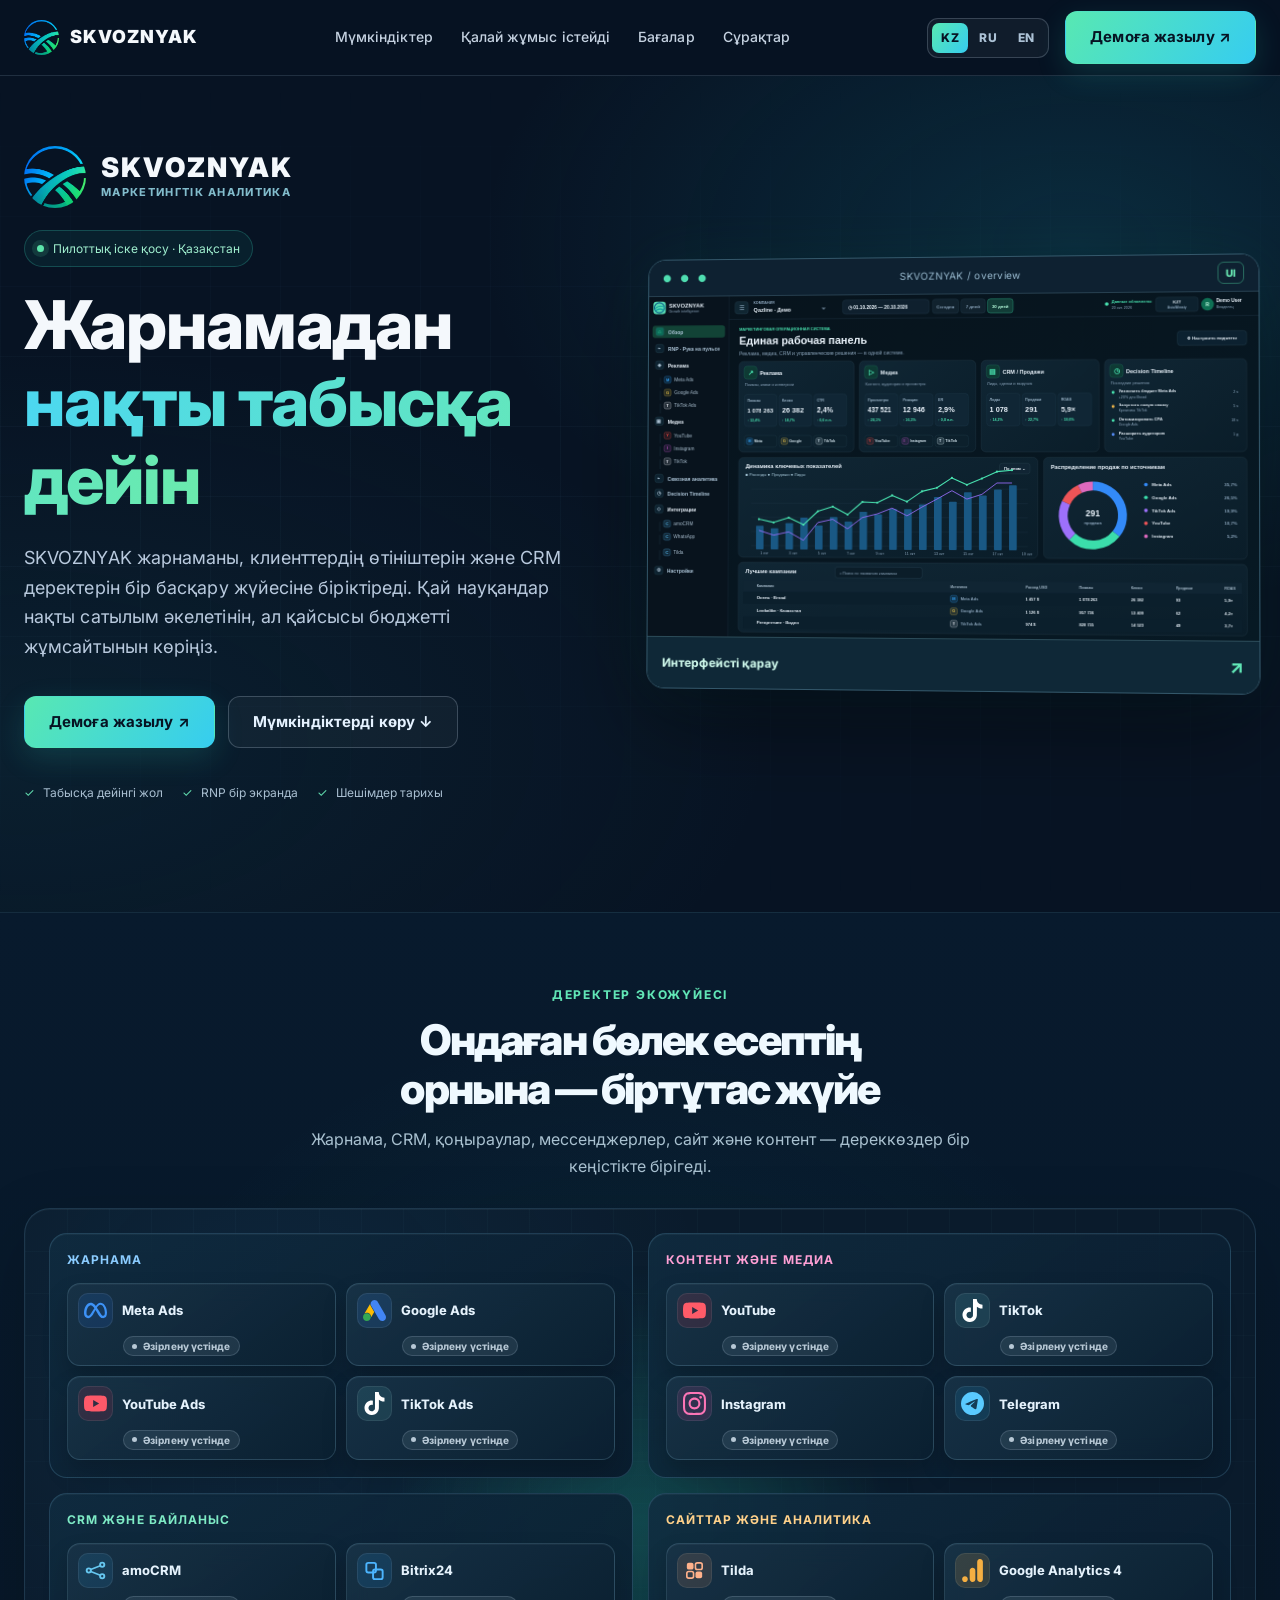
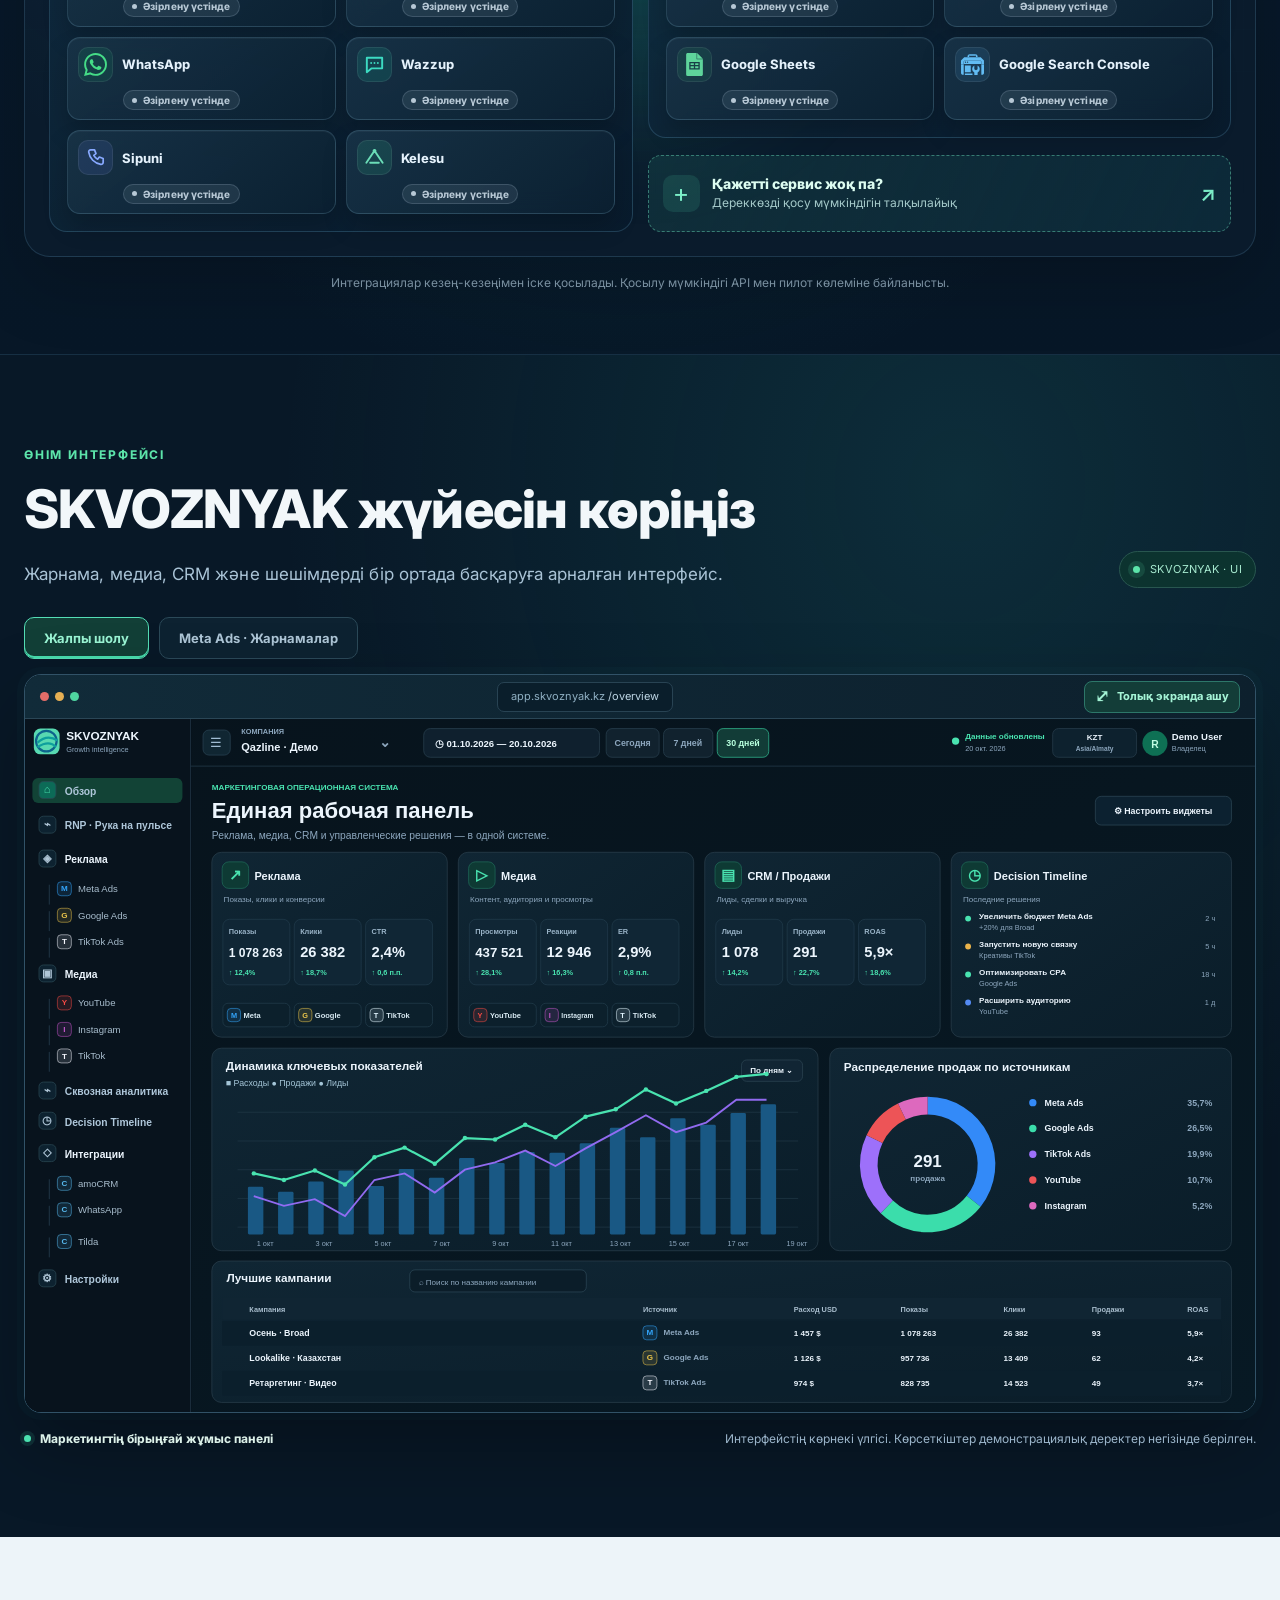
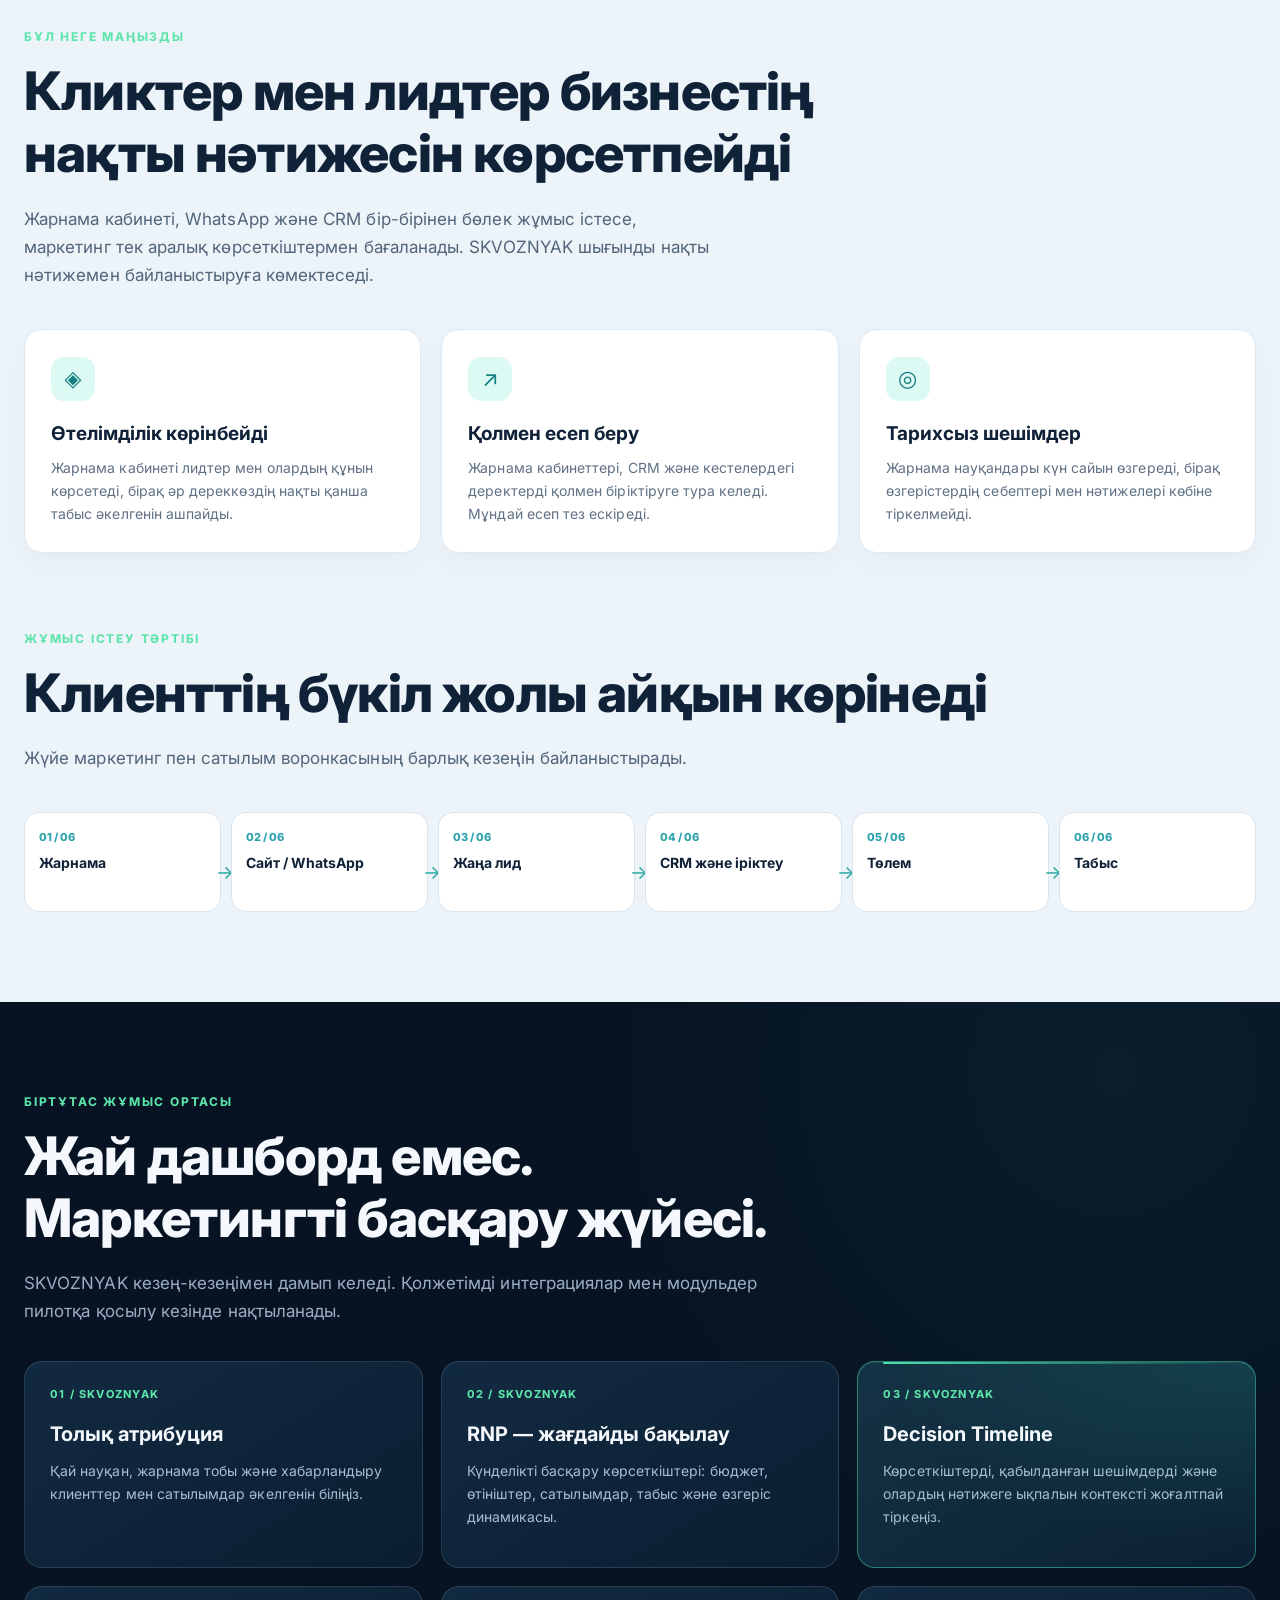
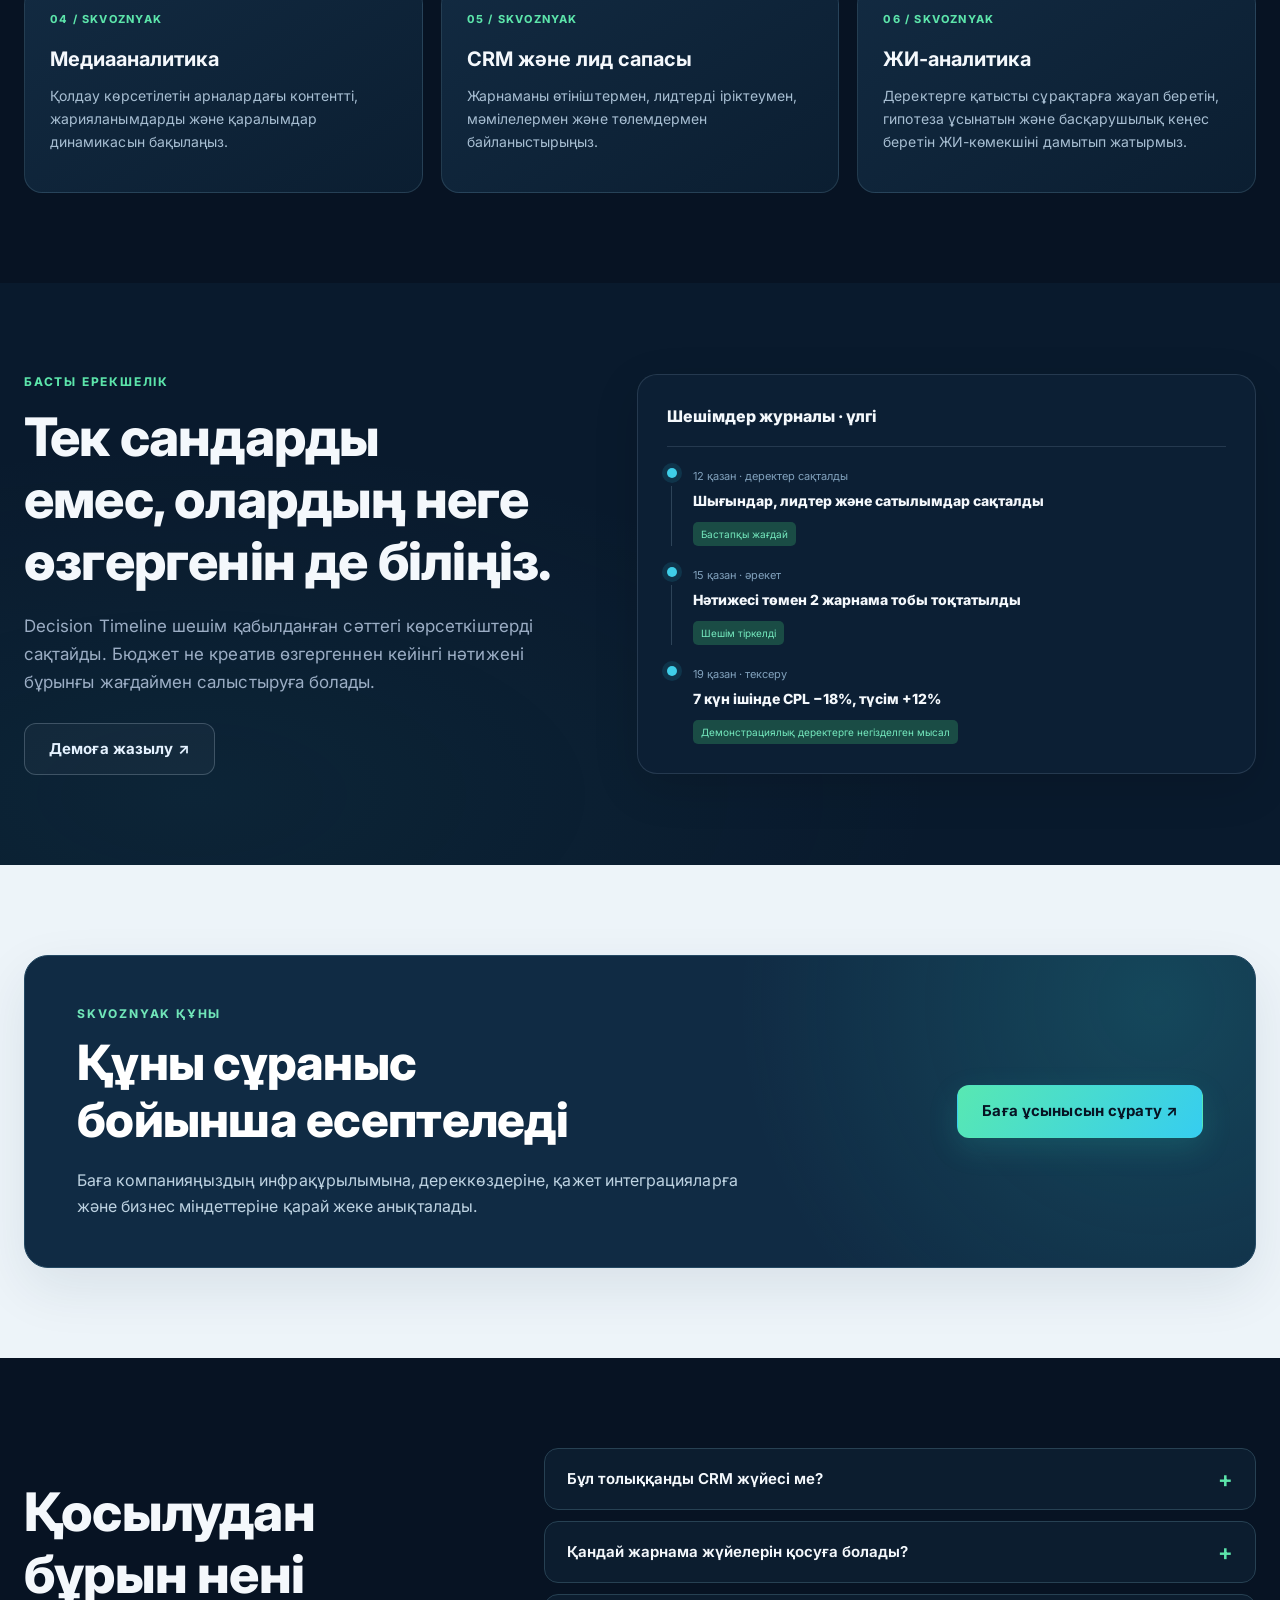
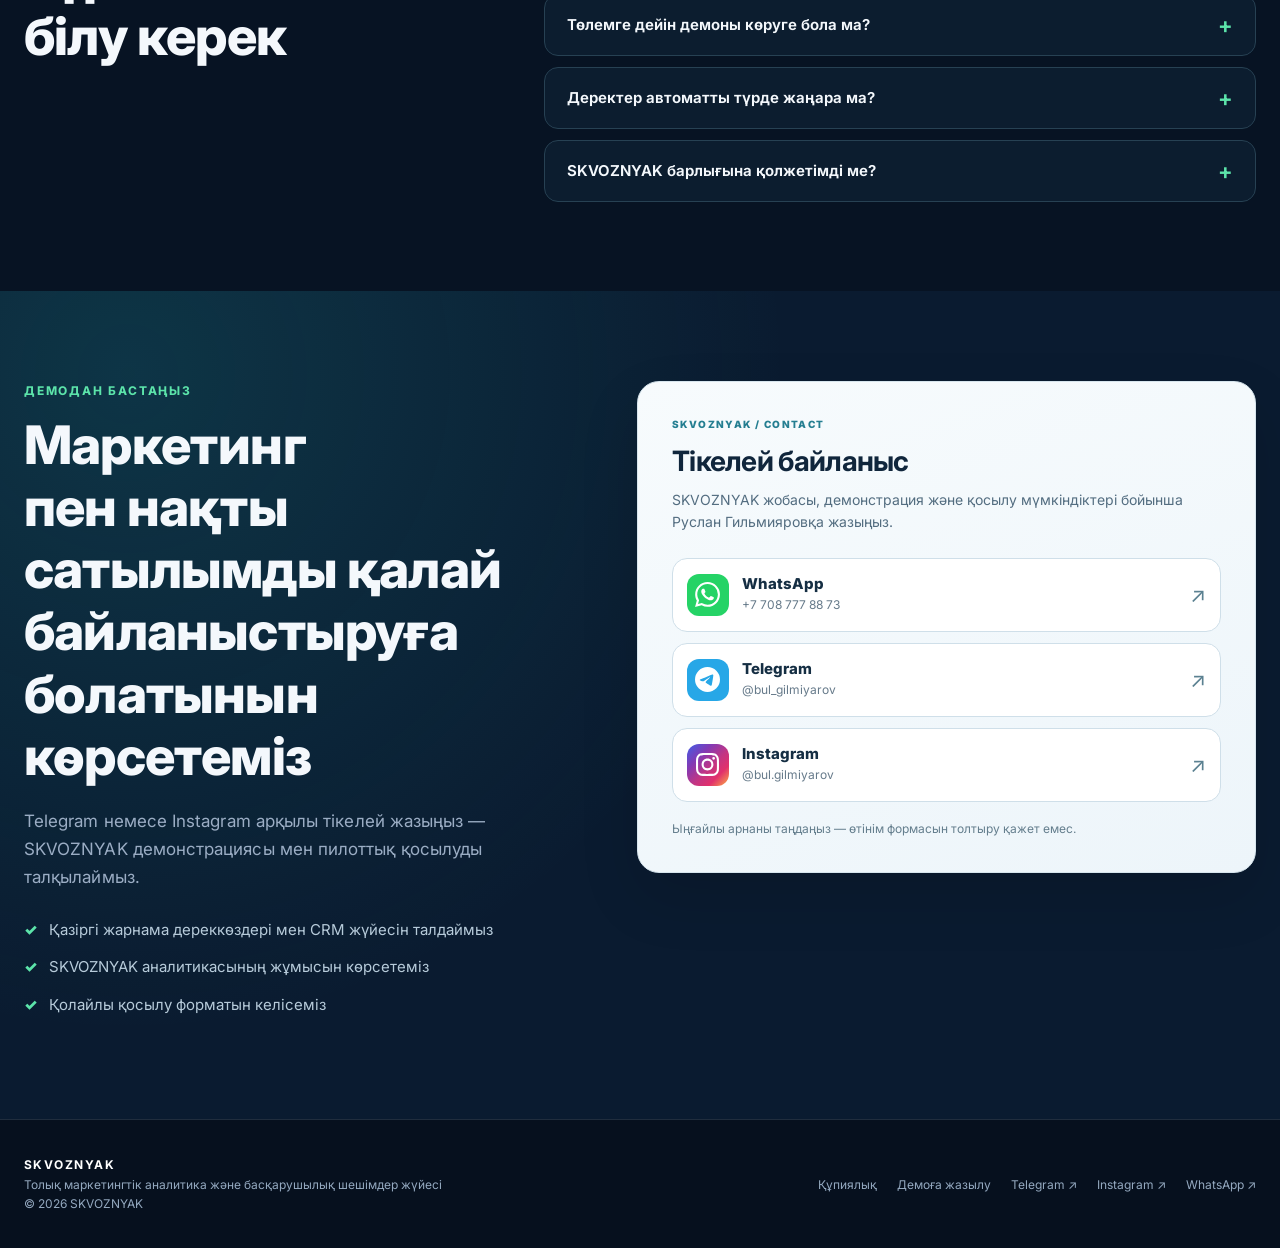
<file: index.html>
<!doctype html>
<html lang="kk"><head><meta charset="utf-8"><meta name="viewport" content="width=device-width,initial-scale=1">
<meta name="theme-color" content="#071323"><meta name="description" content="SKVOZNYAK — жарнамадан нақты табысқа дейінгі толық маркетингтік аналитика, RNP және шешімдер тарихы."><meta name="robots" content="index,follow">
<title>SKVOZNYAK | Толық маркетингтік аналитика</title><link rel="canonical" href="https://skvoznyak.kz/">
<meta property="og:type" content="website"><meta property="og:title" content="SKVOZNYAK | Толық маркетингтік аналитика"><meta property="og:description" content="SKVOZNYAK — жарнамадан нақты табысқа дейінгі толық маркетингтік аналитика, RNP және шешімдер тарихы."><meta property="og:url" content="https://skvoznyak.kz/">
<meta property="og:image" content="https://skvoznyak.kz/assets/skvoznyak-logo.webp"><meta name="twitter:card" content="summary">
<link rel="alternate" hreflang="kk-KZ" href="https://skvoznyak.kz/"><link rel="alternate" hreflang="ru-KZ" href="https://skvoznyak.kz/ru/"><link rel="alternate" hreflang="en" href="https://skvoznyak.com/"><link rel="alternate" hreflang="x-default" href="https://skvoznyak.com/">
<link rel="icon" href="/assets/favicon.svg" type="image/svg+xml"><link rel="stylesheet" href="/assets/styles.css?v=20261022-site-audit-v1">
<link rel="stylesheet" href="/assets/integrations.css?v=20261022-status-v1">

<script>if(/^(www\.)?skvoznyak\.com$/i.test(location.hostname)&&/^\/(?:index\.html)?$/.test(location.pathname)){location.replace("/en/"+location.search+location.hash)}</script>
</head><body>
<header class="topbar"><div class="container topbar-inner">
<a class="logo" href="/" aria-label="SKVOZNYAK"><span class="logo-mark" aria-hidden="true"></span><span>SKVOZNYAK</span></a>
<nav class="nav" id="site-nav" data-menu aria-label="Негізгі мәзір">
<a href="#features">Мүмкіндіктер</a><a href="#how">Қалай жұмыс істейді</a><a href="#pricing">Бағалар</a><a href="#faq">Сұрақтар</a>
</nav><div class="nav-right"><nav class="language-switch" aria-label="Тілді таңдау"><a class="locale-link is-active" href="/kz/" lang="kk" hreflang="kk" aria-current="page">KZ</a><a class="locale-link" href="/ru/" lang="ru" hreflang="ru">RU</a><a class="locale-link" href="/en/" lang="en" hreflang="en">EN</a></nav>
<a href="#contact" class="button button-primary">Демоға жазылу ↗</a>
<button class="mobile-menu-btn" data-menu-button aria-label="Menu" aria-expanded="false" aria-controls="site-nav">☰</button></div></div></header>
<main>
<section class="hero"><div class="container hero-grid">
<div><div class="hero-identity" aria-label="SKVOZNYAK"><span class="logo-mark hero-identity-mark" aria-hidden="true"></span><div class="hero-identity-copy"><span class="hero-identity-name">SKVOZNYAK</span><span class="hero-identity-subtitle">Маркетингтік аналитика</span></div></div><div class="hero-chip"><span class="pulse"></span>Пилоттық іске қосу · Қазақстан</div><h1>Жарнамадан<br><span class="gradient-text">нақты табысқа дейін</span></h1><p class="hero-desc">SKVOZNYAK жарнаманы, клиенттердің өтініштерін және CRM деректерін бір басқару жүйесіне біріктіреді. Қай науқандар нақты сатылым әкелетінін, ал қайсысы бюджетті жұмсайтынын көріңіз.</p>
<div class="hero-actions"><a href="#contact" class="button button-primary">Демоға жазылу ↗</a><a href="#features" class="button button-outline">Мүмкіндіктерді көру ↓</a></div>
<div class="hero-bullets"><span>Табысқа дейінгі жол</span><span>RNP бір экранда</span><span>Шешімдер тарихы</span></div><a class="hero-mobile-screen-link" href="#screens">Интерфейсті көру <span aria-hidden="true">↗</span></a></div>
<a class="hero-product-preview" href="#screens" aria-label="Интерфейсті қарау"><div class="hero-preview-top"><span class="hero-preview-dots" aria-hidden="true">● ● ●</span><span>SKVOZNYAK / overview</span><span class="hero-preview-badge">UI</span></div><img src="/assets/showcase-overview.svg?v=20261021-header-spacing-3" alt="SKVOZNYAK — маркетинг аналитикасының жалпы шолу экраны" width="1672" height="941" decoding="async" fetchpriority="high"><div class="hero-preview-link">Интерфейсті қарау <span aria-hidden="true">↗</span></div></a></div></section>
<section class="integrations-section" aria-labelledby="integration-title">
<div class="container">
  <div class="integrations-heading"><div class="eyebrow">ДЕРЕКТЕР ЭКОЖҮЙЕСІ</div><h2 id="integration-title">Ондаған бөлек есептің орнына — біртұтас жүйе</h2><p>Жарнама, CRM, қоңыраулар, мессенджерлер, сайт және контент — дереккөздер бір кеңістікте бірігеді.</p></div>
  <div class="integrations-scene integrations-scene--grouped" data-integrations-scene>
    <div class="integrations-glow" aria-hidden="true"></div>
    
    <div class="integration-groups">
      <div class="integration-group" data-integration-group>
        <div class="integration-group__head"><h3>Жарнама</h3></div>
        <div class="integration-group__grid"><div class="integration-chip integration-chip--meta" data-integration-item><div class="integration-chip__inner"><span class="integration-chip__badge" aria-hidden="true"><svg class="integration-icon" viewBox="0 0 24 24" aria-hidden="true" focusable="false"><path d="M6.915 4.03c-1.968 0-3.683 1.28-4.871 3.113C.704 9.208 0 11.883 0 14.449c0 .706.07 1.369.21 1.973a6.624 6.624 0 0 0 .265.86 5.297 5.297 0 0 0 .371.761c.696 1.159 1.818 1.927 3.593 1.927 1.497 0 2.633-.671 3.965-2.444.76-1.012 1.144-1.626 2.663-4.32l.756-1.339.186-.325c.061.1.121.196.183.3l2.152 3.595c.724 1.21 1.665 2.556 2.47 3.314 1.046.987 1.992 1.22 3.06 1.22 1.075 0 1.876-.355 2.455-.843a3.743 3.743 0 0 0 .81-.973c.542-.939.861-2.127.861-3.745 0-2.72-.681-5.357-2.084-7.45-1.282-1.912-2.957-2.93-4.716-2.93-1.047 0-2.088.467-3.053 1.308-.652.57-1.257 1.29-1.82 2.05-.69-.875-1.335-1.547-1.958-2.056-1.182-.966-2.315-1.303-3.454-1.303zm10.16 2.053c1.147 0 2.188.758 2.992 1.999 1.132 1.748 1.647 4.195 1.647 6.4 0 1.548-.368 2.9-1.839 2.9-.58 0-1.027-.23-1.664-1.004-.496-.601-1.343-1.878-2.832-4.358l-.617-1.028a44.908 44.908 0 0 0-1.255-1.98c.07-.109.141-.224.211-.327 1.12-1.667 2.118-2.602 3.358-2.602zm-10.201.553c1.265 0 2.058.791 2.675 1.446.307.327.737.871 1.234 1.579l-1.02 1.566c-.757 1.163-1.882 3.017-2.837 4.338-1.191 1.649-1.81 1.817-2.486 1.817-.524 0-1.038-.237-1.383-.794-.263-.426-.464-1.13-.464-2.046 0-2.221.63-4.535 1.66-6.088.454-.687.964-1.226 1.533-1.533a2.264 2.264 0 0 1 1.088-.285z"/></svg></span><span class="integration-chip__name">Meta Ads</span></div></div>
<div class="integration-chip integration-chip--googleads" data-integration-item><div class="integration-chip__inner"><span class="integration-chip__badge" aria-hidden="true"><svg class="integration-icon" viewBox="0 0 24 24" aria-hidden="true" focusable="false"><path fill="#FBBC04" d="M7.5137 4.8438L1.5645 15.1484A4.5 4.5 0 0 1 4 14.4297c2.5597-.0075 4.6248 2.1585 4.4941 4.7148l3.2168-5.5723-3.6094-6.25c-.4499-.7793-.6322-1.6394-.5878-2.4784z"/><path fill="#4285F4" d="M23.4641 16.9287L15.4632 3.072C14.3586 1.1587 11.9121 .5028 9.9988 1.6074S7.4295 5.1585 8.5341 7.0718l8.0009 13.8567c1.1046 1.9133 3.5511 2.5679 5.4644 1.4646 1.9134-1.1046 2.568-3.5511 1.4647-5.4644z"/><path fill="#34A853" d="M3.9998 22.9291C1.7908 22.9291 0 21.1383 0 18.9293s1.7908-3.9998 3.9998-3.9998 3.9998 1.7908 3.9998 3.9998-1.7908 3.9998-3.9998 3.9998z"/></svg></span><span class="integration-chip__name">Google Ads</span></div></div>
<div class="integration-chip integration-chip--youtubeads" data-integration-item><div class="integration-chip__inner"><span class="integration-chip__badge" aria-hidden="true"><svg class="integration-icon" viewBox="0 0 24 24" aria-hidden="true" focusable="false"><path d="M23.498 6.186a3.016 3.016 0 0 0-2.122-2.136C19.505 3.545 12 3.545 12 3.545s-7.505 0-9.377.505A3.017 3.017 0 0 0 .502 6.186C0 8.07 0 12 0 12s0 3.93.502 5.814a3.016 3.016 0 0 0 2.122 2.136c1.871.505 9.376.505 9.376.505s7.505 0 9.377-.505a3.015 3.015 0 0 0 2.122-2.136C24 15.93 24 12 24 12s0-3.93-.502-5.814zM9.545 15.568V8.432L15.818 12l-6.273 3.568z"/></svg></span><span class="integration-chip__name">YouTube Ads</span></div></div>
<div class="integration-chip integration-chip--tiktokads" data-integration-item><div class="integration-chip__inner"><span class="integration-chip__badge" aria-hidden="true"><svg class="integration-icon" viewBox="0 0 24 24" aria-hidden="true" focusable="false"><path d="M12.525.02c1.31-.02 2.61-.01 3.91-.02.08 1.53.63 3.09 1.75 4.17 1.12 1.11 2.7 1.62 4.24 1.79v4.03c-1.44-.05-2.89-.35-4.2-.97-.57-.26-1.1-.59-1.62-.93-.01 2.92.01 5.84-.02 8.75-.08 1.4-.54 2.79-1.35 3.94-1.31 1.92-3.58 3.17-5.91 3.21-1.43.08-2.86-.31-4.08-1.03-2.02-1.19-3.44-3.37-3.65-5.71-.02-.5-.03-1-.01-1.49.18-1.9 1.12-3.72 2.58-4.96 1.66-1.44 3.98-2.13 6.15-1.72.02 1.48-.04 2.96-.04 4.44-.99-.32-2.15-.23-3.02.37-.63.41-1.11 1.04-1.36 1.75-.21.51-.15 1.07-.14 1.61.24 1.64 1.82 3.02 3.5 2.87 1.12-.01 2.19-.66 2.77-1.61.19-.33.4-.67.41-1.06.1-1.79.06-3.57.07-5.36.01-4.03-.01-8.05.02-12.07z"/></svg></span><span class="integration-chip__name">TikTok Ads</span></div></div></div>
      </div>
      <div class="integration-group" data-integration-group>
        <div class="integration-group__head"><h3>Контент және медиа</h3></div>
        <div class="integration-group__grid"><div class="integration-chip integration-chip--youtube" data-integration-item><div class="integration-chip__inner"><span class="integration-chip__badge" aria-hidden="true"><svg class="integration-icon" viewBox="0 0 24 24" aria-hidden="true" focusable="false"><path d="M23.498 6.186a3.016 3.016 0 0 0-2.122-2.136C19.505 3.545 12 3.545 12 3.545s-7.505 0-9.377.505A3.017 3.017 0 0 0 .502 6.186C0 8.07 0 12 0 12s0 3.93.502 5.814a3.016 3.016 0 0 0 2.122 2.136c1.871.505 9.376.505 9.376.505s7.505 0 9.377-.505a3.015 3.015 0 0 0 2.122-2.136C24 15.93 24 12 24 12s0-3.93-.502-5.814zM9.545 15.568V8.432L15.818 12l-6.273 3.568z"/></svg></span><span class="integration-chip__name">YouTube</span></div></div>
<div class="integration-chip integration-chip--tiktok" data-integration-item><div class="integration-chip__inner"><span class="integration-chip__badge" aria-hidden="true"><svg class="integration-icon" viewBox="0 0 24 24" aria-hidden="true" focusable="false"><path d="M12.525.02c1.31-.02 2.61-.01 3.91-.02.08 1.53.63 3.09 1.75 4.17 1.12 1.11 2.7 1.62 4.24 1.79v4.03c-1.44-.05-2.89-.35-4.2-.97-.57-.26-1.1-.59-1.62-.93-.01 2.92.01 5.84-.02 8.75-.08 1.4-.54 2.79-1.35 3.94-1.31 1.92-3.58 3.17-5.91 3.21-1.43.08-2.86-.31-4.08-1.03-2.02-1.19-3.44-3.37-3.65-5.71-.02-.5-.03-1-.01-1.49.18-1.9 1.12-3.72 2.58-4.96 1.66-1.44 3.98-2.13 6.15-1.72.02 1.48-.04 2.96-.04 4.44-.99-.32-2.15-.23-3.02.37-.63.41-1.11 1.04-1.36 1.75-.21.51-.15 1.07-.14 1.61.24 1.64 1.82 3.02 3.5 2.87 1.12-.01 2.19-.66 2.77-1.61.19-.33.4-.67.41-1.06.1-1.79.06-3.57.07-5.36.01-4.03-.01-8.05.02-12.07z"/></svg></span><span class="integration-chip__name">TikTok</span></div></div>
<div class="integration-chip integration-chip--instagram" data-integration-item><div class="integration-chip__inner"><span class="integration-chip__badge" aria-hidden="true"><svg class="integration-icon" viewBox="0 0 24 24" aria-hidden="true" focusable="false"><path d="M7.0301.084c-1.2768.0602-2.1487.264-2.911.5634-.7888.3075-1.4575.72-2.1228 1.3877-.6652.6677-1.075 1.3368-1.3802 2.127-.2954.7638-.4956 1.6365-.552 2.914-.0564 1.2775-.0689 1.6882-.0626 4.947.0062 3.2586.0206 3.6671.0825 4.9473.061 1.2765.264 2.1482.5635 2.9107.308.7889.72 1.4573 1.388 2.1228.6679.6655 1.3365 1.0743 2.1285 1.38.7632.295 1.6361.4961 2.9134.552 1.2773.056 1.6884.069 4.9462.0627 3.2578-.0062 3.668-.0207 4.9478-.0814 1.28-.0607 2.147-.2652 2.9098-.5633.7889-.3086 1.4578-.72 2.1228-1.3881.665-.6682 1.0745-1.3378 1.3795-2.1284.2957-.7632.4966-1.636.552-2.9124.056-1.2809.0692-1.6898.063-4.948-.0063-3.2583-.021-3.6668-.0817-4.9465-.0607-1.2797-.264-2.1487-.5633-2.9117-.3084-.7889-.72-1.4568-1.3876-2.1228C21.2982 1.33 20.628.9208 19.8378.6165 19.074.321 18.2017.1197 16.9244.0645 15.6471.0093 15.236-.005 11.977.0014 8.718.0076 8.31.0215 7.0301.0839m.1402 21.6932c-1.17-.0509-1.8053-.2453-2.2287-.408-.5606-.216-.96-.4771-1.3819-.895-.422-.4178-.6811-.8186-.9-1.378-.1644-.4234-.3624-1.058-.4171-2.228-.0595-1.2645-.072-1.6442-.079-4.848-.007-3.2037.0053-3.583.0607-4.848.05-1.169.2456-1.805.408-2.2282.216-.5613.4762-.96.895-1.3816.4188-.4217.8184-.6814 1.3783-.9003.423-.1651 1.0575-.3614 2.227-.4171 1.2655-.06 1.6447-.072 4.848-.079 3.2033-.007 3.5835.005 4.8495.0608 1.169.0508 1.8053.2445 2.228.408.5608.216.96.4754 1.3816.895.4217.4194.6816.8176.9005 1.3787.1653.4217.3617 1.056.4169 2.2263.0602 1.2655.0739 1.645.0796 4.848.0058 3.203-.0055 3.5834-.061 4.848-.051 1.17-.245 1.8055-.408 2.2294-.216.5604-.4763.96-.8954 1.3814-.419.4215-.8181.6811-1.3783.9-.4224.1649-1.0577.3617-2.2262.4174-1.2656.0595-1.6448.072-4.8493.079-3.2045.007-3.5825-.006-4.848-.0608M16.953 5.5864A1.44 1.44 0 1 0 18.39 4.144a1.44 1.44 0 0 0-1.437 1.4424M5.8385 12.012c.0067 3.4032 2.7706 6.1557 6.173 6.1493 3.4026-.0065 6.157-2.7701 6.1506-6.1733-.0065-3.4032-2.771-6.1565-6.174-6.1498-3.403.0067-6.156 2.771-6.1496 6.1738M8 12.0077a4 4 0 1 1 4.008 3.9921A3.9996 3.9996 0 0 1 8 12.0077"/></svg></span><span class="integration-chip__name">Instagram</span></div></div>
<div class="integration-chip integration-chip--telegram" data-integration-item><div class="integration-chip__inner"><span class="integration-chip__badge" aria-hidden="true"><svg class="integration-icon" viewBox="0 0 24 24" aria-hidden="true" focusable="false"><path d="M11.944 0A12 12 0 0 0 0 12a12 12 0 0 0 12 12 12 12 0 0 0 12-12A12 12 0 0 0 12 0a12 12 0 0 0-.056 0zm4.962 7.224c.1-.002.321.023.465.14a.506.506 0 0 1 .171.325c.016.093.036.306.02.472-.18 1.898-.962 6.502-1.36 8.627-.168.9-.499 1.201-.82 1.23-.696.065-1.225-.46-1.9-.902-1.056-.693-1.653-1.124-2.678-1.8-1.185-.78-.417-1.21.258-1.91.177-.184 3.247-2.977 3.307-3.23.007-.032.014-.15-.056-.212s-.174-.041-.249-.024c-.106.024-1.793 1.14-5.061 3.345-.48.33-.913.49-1.302.48-.428-.008-1.252-.241-1.865-.44-.752-.245-1.349-.374-1.297-.789.027-.216.325-.437.893-.663 3.498-1.524 5.83-2.529 6.998-3.014 3.332-1.386 4.025-1.627 4.476-1.635z"/></svg></span><span class="integration-chip__name">Telegram</span></div></div></div>
      </div>
      <div class="integration-group" data-integration-group>
        <div class="integration-group__head"><h3>CRM және байланыс</h3></div>
        <div class="integration-group__grid"><div class="integration-chip integration-chip--amocrm" data-integration-item><div class="integration-chip__inner"><span class="integration-chip__badge" aria-hidden="true"><svg class="integration-icon integration-icon--generic" viewBox="0 0 24 24" aria-hidden="true" focusable="false"><circle cx="5" cy="12" r="2.2" stroke="currentColor" stroke-width="2"/><circle cx="19" cy="6" r="2.2" stroke="currentColor" stroke-width="2"/><circle cx="19" cy="18" r="2.2" stroke="currentColor" stroke-width="2"/><path d="M7 11L17 7 M7 13L17 17" stroke="currentColor" stroke-width="1.8"/></svg></span><span class="integration-chip__name">amoCRM</span></div></div>
<div class="integration-chip integration-chip--bitrix24" data-integration-item><div class="integration-chip__inner"><span class="integration-chip__badge" aria-hidden="true"><svg class="integration-icon integration-icon--generic" viewBox="0 0 24 24" aria-hidden="true" focusable="false"><rect x="3.5" y="4" width="10" height="10" rx="2" stroke="currentColor" stroke-width="2"/><rect x="10.5" y="11" width="10" height="10" rx="2" stroke="currentColor" stroke-width="2"/></svg></span><span class="integration-chip__name">Bitrix24</span></div></div>
<div class="integration-chip integration-chip--whatsapp" data-integration-item><div class="integration-chip__inner"><span class="integration-chip__badge" aria-hidden="true"><svg class="integration-icon" viewBox="0 0 24 24" aria-hidden="true" focusable="false"><path d="M17.472 14.382c-.297-.149-1.758-.867-2.03-.967-.273-.099-.471-.148-.67.15-.197.297-.767.966-.94 1.164-.173.199-.347.223-.644.075-.297-.15-1.255-.463-2.39-1.475-.883-.788-1.48-1.761-1.653-2.059-.173-.297-.018-.458.13-.606.134-.133.298-.347.446-.52.149-.174.198-.298.298-.497.099-.198.05-.371-.025-.52-.075-.149-.669-1.612-.916-2.207-.242-.579-.487-.5-.669-.51-.173-.008-.371-.01-.57-.01-.198 0-.52.074-.792.372-.272.297-1.04 1.016-1.04 2.479 0 1.462 1.065 2.875 1.213 3.074.149.198 2.096 3.2 5.077 4.487.709.306 1.262.489 1.694.625.712.227 1.36.195 1.871.118.571-.085 1.758-.719 2.006-1.413.248-.694.248-1.289.173-1.413-.074-.124-.272-.198-.57-.347m-5.421 7.403h-.004a9.87 9.87 0 01-5.031-1.378l-.361-.214-3.741.982.998-3.648-.235-.374a9.86 9.86 0 01-1.51-5.26c.001-5.45 4.436-9.884 9.888-9.884 2.64 0 5.122 1.03 6.988 2.898a9.825 9.825 0 012.893 6.994c-.003 5.45-4.437 9.884-9.885 9.884m8.413-18.297A11.815 11.815 0 0012.05 0C5.495 0 .16 5.335.157 11.892c0 2.096.547 4.142 1.588 5.945L.057 24l6.305-1.654a11.882 11.882 0 005.683 1.448h.005c6.554 0 11.89-5.335 11.893-11.893a11.821 11.821 0 00-3.48-8.413Z"/></svg></span><span class="integration-chip__name">WhatsApp</span></div></div>
<div class="integration-chip integration-chip--wazzup" data-integration-item><div class="integration-chip__inner"><span class="integration-chip__badge" aria-hidden="true"><svg class="integration-icon integration-icon--generic" viewBox="0 0 24 24" aria-hidden="true" focusable="false"><path d="M4 5h16v11H9l-5 4v-4z" stroke="currentColor" stroke-width="2" stroke-linejoin="round"/><circle cx="8.5" cy="10.5" r="1" fill="currentColor"/><circle cx="12" cy="10.5" r="1" fill="currentColor"/><circle cx="15.5" cy="10.5" r="1" fill="currentColor"/></svg></span><span class="integration-chip__name">Wazzup</span></div></div>
<div class="integration-chip integration-chip--sipuni" data-integration-item><div class="integration-chip__inner"><span class="integration-chip__badge" aria-hidden="true"><svg class="integration-icon integration-icon--generic" viewBox="0 0 24 24" aria-hidden="true" focusable="false"><path d="M7 4h4l1.5 4-2.3 1.8a10 10 0 0 0 4 4l1.8-2.3 4 1.5v4c0 1.4-1 2.2-2.5 2.1A15 15 0 0 1 4.9 6.5C4.8 5 5.6 4 7 4z" stroke="currentColor" stroke-width="1.8" stroke-linejoin="round"/></svg></span><span class="integration-chip__name">Sipuni</span></div></div>
<div class="integration-chip integration-chip--kelesu" data-integration-item><div class="integration-chip__inner"><span class="integration-chip__badge" aria-hidden="true"><svg class="integration-icon integration-icon--generic" viewBox="0 0 24 24" aria-hidden="true" focusable="false"><path d="M3.5 17.5L12 5l8.5 12.5M7.5 17.5h9" stroke="currentColor" stroke-width="2" stroke-linecap="round"/><circle cx="12" cy="5" r="2" fill="currentColor"/></svg></span><span class="integration-chip__name">Kelesu</span></div></div></div>
      </div>
      <div class="integration-right-stack">
      <div class="integration-group" data-integration-group>
        <div class="integration-group__head"><h3>Сайттар және аналитика</h3></div>
        <div class="integration-group__grid"><div class="integration-chip integration-chip--tilda" data-integration-item><div class="integration-chip__inner"><span class="integration-chip__badge" aria-hidden="true"><svg class="integration-icon integration-icon--generic" viewBox="0 0 24 24" aria-hidden="true" focusable="false"><rect x="4" y="4" width="7" height="7" rx="2" fill="currentColor"/><rect x="13" y="4" width="7" height="7" rx="2" stroke="currentColor" stroke-width="1.7"/><rect x="4" y="13" width="7" height="7" rx="2" stroke="currentColor" stroke-width="1.7"/><rect x="13" y="13" width="7" height="7" rx="2" fill="currentColor"/></svg></span><span class="integration-chip__name">Tilda</span></div></div>
<div class="integration-chip integration-chip--googleanalytics" data-integration-item><div class="integration-chip__inner"><span class="integration-chip__badge" aria-hidden="true"><svg class="integration-icon" viewBox="0 0 24 24" aria-hidden="true" focusable="false"><path d="M22.84 2.9982v17.9987c.0086 1.6473-1.3197 2.9897-2.967 2.9984a2.9808 2.9808 0 01-.3677-.0208c-1.528-.226-2.6477-1.5558-2.6105-3.1V3.1204c-.0369-1.5458 1.0856-2.8762 2.6157-3.1 1.6361-.1915 3.1178.9796 3.3093 2.6158.014.1201.0208.241.0202.3619zM4.1326 18.0548c-1.6417 0-2.9726 1.331-2.9726 2.9726C1.16 22.6691 2.4909 24 4.1326 24s2.9726-1.3309 2.9726-2.9726-1.331-2.9726-2.9726-2.9726zm7.8728-9.0098c-.0171 0-.0342 0-.0513.0003-1.6495.0904-2.9293 1.474-2.891 3.1256v7.9846c0 2.167.9535 3.4825 2.3505 3.763 1.6118.3266 3.1832-.7152 3.5098-2.327.04-.1974.06-.3983.0593-.5998v-8.9585c.003-1.6474-1.33-2.9852-2.9773-2.9882z"/></svg></span><span class="integration-chip__name">Google Analytics 4</span></div></div>
<div class="integration-chip integration-chip--googlesheets" data-integration-item><div class="integration-chip__inner"><span class="integration-chip__badge" aria-hidden="true"><svg class="integration-icon" viewBox="0 0 24 24" aria-hidden="true" focusable="false"><path d="M11.318 12.545H7.91v-1.909h3.41v1.91zM14.728 0v6h6l-6-6zm1.363 10.636h-3.41v1.91h3.41v-1.91zm0 3.273h-3.41v1.91h3.41v-1.91zM20.727 6.5v15.864c0 .904-.732 1.636-1.636 1.636H4.909a1.636 1.636 0 0 1-1.636-1.636V1.636C3.273.732 4.005 0 4.909 0h9.318v6.5h6.5zm-3.273 2.773H6.545v7.909h10.91v-7.91zm-6.136 4.636H7.91v1.91h3.41v-1.91z"/></svg></span><span class="integration-chip__name">Google Sheets</span></div></div>
<div class="integration-chip integration-chip--googlesearchconsole" data-integration-item><div class="integration-chip__inner"><span class="integration-chip__badge" aria-hidden="true"><svg class="integration-icon" viewBox="0 0 24 24" aria-hidden="true" focusable="false"><path d="M8.548 1.156L6.832 2.872v1.682h1.716zm0 3.398v.035H6.832v-.035H3.386L0 7.844v3.577h2.826V8.94c0-.525.429-.954.954-.954h16.476c.525 0 .954.43.954.954v2.48h2.754V7.844l-3.386-3.29H17.3v.035h-1.717v-.035zm7.035 0H17.3V2.872l-1.717-1.716zM8.679 1.188V2.84h6.773V1.188zm11.471 7.07a.834.834 0 00-.132.01l-.543.002c-5.216.014-10.432-.008-15.648.01-.435-.063-.794.436-.716.883v2.264h17.812c-.016-.888.045-1.782-.034-2.666-.104-.342-.427-.502-.739-.502zm-15.422.634a.689.698 0 01.689.698.689.698 0 01-.689.697.689.698 0 01-.688-.697.689.698 0 01.688-.698zm2.134 0a.689.698 0 01.689.698.689.698 0 01-.689.697.689.698 0 01-.688-.697.689.698 0 01.688-.698zM.036 11.645v9.156c0 1.05.858 1.908 1.907 1.908h.883V11.645zm21.174 0v11.064h.882c1.05 0 1.908-.858 1.908-1.908v-9.156zM4.057 13.133v6.85h6.137v-6.85zm13.243.021v3.777l-1.708.977-1.708-.977v-3.758a4.006 4.006 0 000 7.23v2.441h3.457v-2.442a4.006 4.006 0 00-.041-7.248zm-13.243 8.26v1.43h7.925v-1.43z"/></svg></span><span class="integration-chip__name">Google Search Console</span></div></div>
</div>
      </div>
      <a class="integration-request" href="#contact" aria-label="Қажетті сервис жоқ па? Дереккөзді қосу мүмкіндігін талқылайық">
  <span class="integration-request__plus" aria-hidden="true">+</span>
  <span class="integration-request__copy"><strong>Қажетті сервис жоқ па?</strong><small>Дереккөзді қосу мүмкіндігін талқылайық</small></span>
  <span class="integration-request__arrow" aria-hidden="true">↗</span>
</a>
    </div>
    </div>
  </div>
  <p class="integrations-footnote">Интеграциялар кезең-кезеңімен іске қосылады. Қосылу мүмкіндігі API мен пилот көлеміне байланысты.</p>
</div></section>
<section class="section product-showcase" id="screens"><div class="container">
<div class="showcase-heading"><div><div class="eyebrow">Өнім интерфейсі</div><h2>SKVOZNYAK жүйесін көріңіз</h2><p class="section-lead">Жарнама, медиа, CRM және шешімдерді бір ортада басқаруға арналған интерфейс.</p></div><div class="showcase-pill"><span class="pulse"></span> SKVOZNYAK · UI</div></div>
<div class="screen-switcher" role="tablist" aria-label="Өнім интерфейсі">
<button type="button" class="screen-tab is-active" role="tab" id="screen-overview-tab" aria-controls="screen-panel" aria-selected="true" data-screen-tab="overview" data-caption="Маркетингтің бірыңғай жұмыс панелі" data-url="/overview">Жалпы шолу</button>
<button type="button" class="screen-tab" role="tab" id="screen-ads-tab" aria-controls="screen-panel" aria-selected="false" tabindex="-1" data-screen-tab="ads" data-caption="Жарнамалардың толық аналитикасы" data-url="/marketing/meta-ads">Meta Ads · Жарнамалар</button>
</div>
<div class="screen-stage" id="screen-panel" role="tabpanel" aria-labelledby="screen-overview-tab" data-screen-panel>
<div class="screen-browser-bar"><div class="screen-dots" aria-hidden="true"><i></i><i></i><i></i></div><div class="screen-browser-url">app.skvoznyak.kz <span data-screen-route>/overview</span></div><button type="button" class="screen-zoom" data-screen-open aria-label="Толық экранда ашу" title="Толық экранда ашу"><span aria-hidden="true">⤢</span> <span>Толық экранда ашу</span></button></div>
<!-- TODO(real screenshot): replace the two SVG interface mockups in src/data-overview-src/data-ads-src with approved .webp exports; update the dialog image too. Keep the visible demonstration-data caption until using verified, permissioned data. -->
<img class="screen-image" data-screen-image src="/assets/showcase-overview.svg?v=20261021-header-spacing-3" data-overview-src="/assets/showcase-overview.svg?v=20261021-header-spacing-3" data-ads-src="/assets/showcase-meta-ads.svg?v=20261021-header-spacing-3" data-alt-overview="Маркетингтің бірыңғай жұмыс панелі" data-alt-ads="Жарнамалардың толық аналитикасы" alt="Маркетингтің бірыңғай жұмыс панелі" loading="lazy" decoding="async" width="1672" height="941">
</div><div class="screen-description"><div><span class="screen-caption-dot" aria-hidden="true"></span><span data-screen-caption>Маркетингтің бірыңғай жұмыс панелі</span></div><span>Интерфейстің көрнекі үлгісі. Көрсеткіштер демонстрациялық деректер негізінде берілген.</span></div>
</div></section>
<dialog class="screen-dialog" data-screen-dialog aria-label="Өнім интерфейсі"><div class="screen-dialog-head"><strong>SKVOZNYAK</strong><button class="screen-dialog-close" data-screen-close type="button" aria-label="Толық экранда ашу">✕</button></div><div class="screen-dialog-scroll"><img data-screen-dialog-image src="/assets/showcase-overview.svg?v=20261021-header-spacing-3" alt="Маркетингтің бірыңғай жұмыс панелі" width="1672" height="941"></div></dialog>
<section class="section section-light" id="how"><div class="container"><div class="eyebrow">Бұл неге маңызды</div><h2>Кликтер мен лидтер бизнестің нақты нәтижесін көрсетпейді</h2><p class="section-lead">Жарнама кабинеті, WhatsApp және CRM бір-бірінен бөлек жұмыс істесе, маркетинг тек аралық көрсеткіштермен бағаланады. SKVOZNYAK шығынды нақты нәтижемен байланыстыруға көмектеседі.</p>
<div class="problem-grid"><article class="problem-card"><div class="icon-bubble" aria-hidden="true">◈</div><h3>Өтелімділік көрінбейді</h3><p>Жарнама кабинеті лидтер мен олардың құнын көрсетеді, бірақ әр дереккөздің нақты қанша табыс әкелгенін ашпайды.</p></article><article class="problem-card"><div class="icon-bubble" aria-hidden="true">↗</div><h3>Қолмен есеп беру</h3><p>Жарнама кабинеттері, CRM және кестелердегі деректерді қолмен біріктіруге тура келеді. Мұндай есеп тез ескіреді.</p></article><article class="problem-card"><div class="icon-bubble" aria-hidden="true">◎</div><h3>Тарихсыз шешімдер</h3><p>Жарнама науқандары күн сайын өзгереді, бірақ өзгерістердің себептері мен нәтижелері көбіне тіркелмейді.</p></article></div><div class="how-divider" aria-hidden="true"></div><div class="eyebrow">Жұмыс істеу тәртібі</div><h2>Клиенттің бүкіл жолы айқын көрінеді</h2><p class="section-lead">Жүйе маркетинг пен сатылым воронкасының барлық кезеңін байланыстырады.</p><div class="flow"><div class="flow-step"><div class="number">01 / 06</div><strong>Жарнама</strong></div><div class="flow-step"><div class="number">02 / 06</div><strong>Сайт / WhatsApp</strong></div><div class="flow-step"><div class="number">03 / 06</div><strong>Жаңа лид</strong></div><div class="flow-step"><div class="number">04 / 06</div><strong>CRM және іріктеу</strong></div><div class="flow-step"><div class="number">05 / 06</div><strong>Төлем</strong></div><div class="flow-step"><div class="number">06 / 06</div><strong>Табыс</strong></div></div></div></section>
<section class="section section-features" id="features"><div class="container"><div class="features-header"><div class="eyebrow">Біртұтас жұмыс ортасы</div><h2>Жай дашборд емес. Маркетингті басқару жүйесі.</h2><p class="section-lead">SKVOZNYAK кезең-кезеңімен дамып келеді. Қолжетімді интеграциялар мен модульдер пилотқа қосылу кезінде нақтыланады.</p>
</div>
<div class="features-grid"><article class="feature-card"><div class="num">01 / SKVOZNYAK</div><h3>Толық атрибуция</h3><p>Қай науқан, жарнама тобы және хабарландыру клиенттер мен сатылымдар әкелгенін біліңіз.</p></article><article class="feature-card"><div class="num">02 / SKVOZNYAK</div><h3>RNP — жағдайды бақылау</h3><p>Күнделікті басқару көрсеткіштері: бюджет, өтініштер, сатылымдар, табыс және өзгеріс динамикасы.</p></article><article class="feature-card feature-highlight"><div class="num">03 / SKVOZNYAK</div><h3>Decision Timeline</h3><p>Көрсеткіштерді, қабылданған шешімдерді және олардың нәтижеге ықпалын контексті жоғалтпай тіркеңіз.</p></article><article class="feature-card"><div class="num">04 / SKVOZNYAK</div><h3>Медиааналитика</h3><p>Қолдау көрсетілетін арналардағы контентті, жарияланымдарды және қаралымдар динамикасын бақылаңыз.</p></article><article class="feature-card"><div class="num">05 / SKVOZNYAK</div><h3>CRM және лид сапасы</h3><p>Жарнаманы өтініштермен, лидтерді іріктеумен, мәмілелермен және төлемдермен байланыстырыңыз.</p></article><article class="feature-card"><div class="num">06 / SKVOZNYAK</div><h3>ЖИ-аналитика</h3><p>Деректерге қатысты сұрақтарға жауап беретін, гипотеза ұсынатын және басқарушылық кеңес беретін ЖИ-көмекшіні дамытып жатырмыз.</p></article></div></div></section>
<section class="section section-decision"><div class="container decision"><div class="decision-intro"><div class="eyebrow">Басты ерекшелік</div><h2>Тек сандарды емес, олардың неге өзгергенін де біліңіз.</h2><p class="section-lead">Decision Timeline шешім қабылданған сәттегі көрсеткіштерді сақтайды. Бюджет не креатив өзгергеннен кейінгі нәтижені бұрынғы жағдаймен салыстыруға болады.</p><a class="button button-outline" href="#contact">Демоға жазылу ↗</a></div>
<div class="timeline"><div class="timeline-top">Шешімдер журналы · үлгі</div><div class="timeline-event"><div class="timeline-track"><span class="timeline-dot"></span><span class="timeline-line"></span></div><div><div class="timeline-date">12 қазан · деректер сақталды</div><div class="timeline-title">Шығындар, лидтер және сатылымдар сақталды</div><div class="timeline-label">Бастапқы жағдай</div></div></div><div class="timeline-event"><div class="timeline-track"><span class="timeline-dot"></span><span class="timeline-line"></span></div><div><div class="timeline-date">15 қазан · әрекет</div><div class="timeline-title">Нәтижесі төмен 2 жарнама тобы тоқтатылды</div><div class="timeline-label">Шешім тіркелді</div></div></div><div class="timeline-event"><div class="timeline-track"><span class="timeline-dot"></span><span class="timeline-line"></span></div><div><div class="timeline-date">19 қазан · тексеру</div><div class="timeline-title">7 күн ішінде CPL −18%, түсім +12%</div><div class="timeline-label">Демонстрациялық деректерге негізделген мысал</div></div></div></div></div></section>
<!-- Feature flag: remove hidden only after replacing [placeholders] with verified, permissioned pilot results. -->
<section class="section pilot-cases-section" id="cases" data-feature="pilot-cases" hidden>
<div class="container"><div class="eyebrow">КЕЙСТЕР МЕН НӘТИЖЕЛЕР</div><h2>Кейстер / Пилот нәтижелері</h2><p class="section-lead">Бұл бөлім нақты пилот нәтижелері расталғаннан кейін жарияланады.</p>
<div class="pilot-cases-grid"><article class="pilot-case"><h3>[Клиент атауы]</h3><dl><div><dt>Міндет</dt><dd>[Міндет]</dd></div><div><dt>Бұрын</dt><dd>[Бұрынғы нәтиже]</dd></div><div><dt>Кейін</dt><dd>[Кейінгі нәтиже]</dd></div></dl></article><article class="pilot-case"><h3>[Клиент атауы]</h3><dl><div><dt>Міндет</dt><dd>[Міндет]</dd></div><div><dt>Бұрын</dt><dd>[Бұрынғы нәтиже]</dd></div><div><dt>Кейін</dt><dd>[Кейінгі нәтиже]</dd></div></dl></article></div></div></section>
<section class="section section-light" id="pricing"><div class="container"><div class="quote-panel">
<div class="quote-copy"><div class="eyebrow">SKVOZNYAK құны</div><h2>Құны сұраныс бойынша есептеледі</h2><p>Баға компанияңыздың инфрақұрылымына, дереккөздеріне, қажет интеграцияларға және бизнес міндеттеріне қарай жеке анықталады.</p></div>
<a href="#contact" class="button button-primary">Баға ұсынысын сұрату ↗</a>
</div></div></section>
<section class="section section-faq" id="faq"><div class="container faq-layout"><div class="faq-heading"><div class="eyebrow">Жиі қойылатын сұрақтар</div><h2>Қосылудан бұрын нені білу керек</h2></div><div class="faq-list"><details><summary>Бұл толыққанды CRM жүйесі ме?</summary><p>SKVOZNYAK маркетингті талдау және басқару жүйесі ретінде жасалып жатыр. CRM интеграциялары мен қосымша CRM модульдері бөлек талқыланады.</p></details><details><summary>Қандай жарнама жүйелерін қосуға болады?</summary><p>Архитектура Meta, Google, TikTok және басқа дереккөздерді қарастырады. Нақты қосылу мүмкіндігі аккаунт пен API рұқсаттары тексерілгеннен кейін расталады.</p></details><details><summary>Төлемге дейін демоны көруге бола ма?</summary><p>Иә. Интерфейс пен аналитика сценарийлерін үлгі деректер арқылы көрсетіп, содан кейін пилот көлемін анықтаймыз.</p></details><details><summary>Деректер автоматты түрде жаңара ма?</summary><p>Қолдау көрсетілетін API арқылы деректер автоматты жаңара алады. Жаңару жиілігі мен тарихи деректер көлемі дереккөзге және интеграция баптауларына байланысты.</p></details><details><summary>SKVOZNYAK барлығына қолжетімді ме?</summary><p>Өнім пилоттық әзірлеу кезеңінде. Функциялар біртіндеп енгізіледі, ал іске қосылатын мүмкіндіктер тізімі қосылу кезінде келісіліп бекітіледі.</p></details></div></div></section>
<section class="section cta-section" id="contact"><div class="container cta-grid"><div class="cta-intro"><div class="eyebrow">Демодан бастаңыз</div><h2>Маркетинг пен нақты сатылымды қалай байланыстыруға болатынын көрсетеміз</h2><p class="section-lead">Telegram немесе Instagram арқылы тікелей жазыңыз — SKVOZNYAK демонстрациясы мен пилоттық қосылуды талқылаймыз.</p><ul class="cta-points"><li>Қазіргі жарнама дереккөздері мен CRM жүйесін талдаймыз</li><li>SKVOZNYAK аналитикасының жұмысын көрсетеміз</li><li>Қолайлы қосылу форматын келісеміз</li></ul>
</div>
<div class="direct-contact-card" aria-label="SKVOZNYAK contact"><div class="direct-contact-eyebrow">SKVOZNYAK / CONTACT</div><h3>Тікелей байланыс</h3><p>SKVOZNYAK жобасы, демонстрация және қосылу мүмкіндіктері бойынша Руслан Гильмияровқа жазыңыз.</p><div class="direct-contact-options">
<a class="direct-contact-option" href="https://wa.me/77087778873" target="_blank" rel="noopener noreferrer" aria-label="WhatsApp чатын ашу +7 708 777 88 73"><span class="contact-channel-icon is-whatsapp" aria-hidden="true"><svg viewBox="0 0 24 24" fill="currentColor" aria-hidden="true" focusable="false"><path d="M17.472 14.382c-.297-.149-1.758-.867-2.03-.967-.273-.099-.471-.148-.67.15-.197.297-.767.966-.94 1.164-.173.199-.347.223-.644.075-.297-.15-1.255-.463-2.39-1.475-.883-.788-1.48-1.761-1.653-2.059-.173-.297-.018-.458.13-.606.134-.133.298-.347.446-.52.149-.174.198-.298.298-.497.099-.198.05-.371-.025-.52-.075-.149-.669-1.612-.916-2.207-.242-.579-.487-.5-.669-.51-.173-.008-.371-.01-.57-.01-.198 0-.52.074-.792.372-.272.297-1.04 1.016-1.04 2.479 0 1.462 1.065 2.875 1.213 3.074.149.198 2.096 3.2 5.077 4.487.709.306 1.262.489 1.694.625.712.227 1.36.195 1.871.118.571-.085 1.758-.719 2.006-1.413.248-.694.248-1.289.173-1.413-.074-.124-.272-.198-.57-.347m-5.421 7.403h-.004a9.87 9.87 0 01-5.031-1.378l-.361-.214-3.741.982.998-3.648-.235-.374a9.86 9.86 0 01-1.51-5.26c.001-5.45 4.436-9.884 9.888-9.884 2.64 0 5.122 1.03 6.988 2.898a9.825 9.825 0 012.893 6.994c-.003 5.45-4.437 9.884-9.885 9.884m8.413-18.297A11.815 11.815 0 0012.05 0C5.495 0 .16 5.335.157 11.892c0 2.096.547 4.142 1.588 5.945L.057 24l6.305-1.654a11.882 11.882 0 005.683 1.448h.005c6.554 0 11.89-5.335 11.893-11.893a11.821 11.821 0 00-3.48-8.413Z"/></svg></span><span class="direct-contact-info"><strong>WhatsApp</strong><small>+7 708 777 88 73</small></span><span class="contact-arrow" aria-hidden="true">↗</span></a>

<a class="direct-contact-option" href="https://t.me/bul_gilmiyarov" target="_blank" rel="noopener noreferrer" aria-label="Telegram @bul_gilmiyarov"><span class="contact-channel-icon is-telegram" aria-hidden="true"><svg class="contact-channel-svg" xmlns="http://www.w3.org/2000/svg" viewBox="0 0 24 24" fill="currentColor" focusable="false" aria-hidden="true"><path d="M11.944 0A12 12 0 0 0 0 12a12 12 0 0 0 12 12 12 12 0 0 0 12-12A12 12 0 0 0 12 0a12 12 0 0 0-.056 0zm4.962 7.224c.1-.002.321.023.465.14a.506.506 0 0 1 .171.325c.016.093.036.306.02.472-.18 1.898-.962 6.502-1.36 8.627-.168.9-.499 1.201-.82 1.23-.696.065-1.225-.46-1.9-.902-1.056-.693-1.653-1.124-2.678-1.8-1.185-.78-.417-1.21.258-1.91.177-.184 3.247-2.977 3.307-3.23.007-.032.014-.15-.056-.212s-.174-.041-.249-.024c-.106.024-1.793 1.14-5.061 3.345-.48.33-.913.49-1.302.48-.428-.008-1.252-.241-1.865-.44-.752-.245-1.349-.374-1.297-.789.027-.216.325-.437.893-.663 3.498-1.524 5.83-2.529 6.998-3.014 3.332-1.386 4.025-1.627 4.476-1.635z"/></svg></span><span class="direct-contact-info"><strong>Telegram</strong><small>@bul_gilmiyarov</small></span><span class="contact-arrow" aria-hidden="true">↗</span></a>
<a class="direct-contact-option" href="https://instagram.com/bul.gilmiyarov" target="_blank" rel="noopener noreferrer" aria-label="Instagram @bul.gilmiyarov"><span class="contact-channel-icon is-instagram" aria-hidden="true"><svg class="contact-channel-svg" xmlns="http://www.w3.org/2000/svg" viewBox="0 0 24 24" fill="currentColor" focusable="false" aria-hidden="true"><path d="M7.0301.084c-1.2768.0602-2.1487.264-2.911.5634-.7888.3075-1.4575.72-2.1228 1.3877-.6652.6677-1.075 1.3368-1.3802 2.127-.2954.7638-.4956 1.6365-.552 2.914-.0564 1.2775-.0689 1.6882-.0626 4.947.0062 3.2586.0206 3.6671.0825 4.9473.061 1.2765.264 2.1482.5635 2.9107.308.7889.72 1.4573 1.388 2.1228.6679.6655 1.3365 1.0743 2.1285 1.38.7632.295 1.6361.4961 2.9134.552 1.2773.056 1.6884.069 4.9462.0627 3.2578-.0062 3.668-.0207 4.9478-.0814 1.28-.0607 2.147-.2652 2.9098-.5633.7889-.3086 1.4578-.72 2.1228-1.3881.665-.6682 1.0745-1.3378 1.3795-2.1284.2957-.7632.4966-1.636.552-2.9124.056-1.2809.0692-1.6898.063-4.948-.0063-3.2583-.021-3.6668-.0817-4.9465-.0607-1.2797-.264-2.1487-.5633-2.9117-.3084-.7889-.72-1.4568-1.3876-2.1228C21.2982 1.33 20.628.9208 19.8378.6165 19.074.321 18.2017.1197 16.9244.0645 15.6471.0093 15.236-.005 11.977.0014 8.718.0076 8.31.0215 7.0301.0839m.1402 21.6932c-1.17-.0509-1.8053-.2453-2.2287-.408-.5606-.216-.96-.4771-1.3819-.895-.422-.4178-.6811-.8186-.9-1.378-.1644-.4234-.3624-1.058-.4171-2.228-.0595-1.2645-.072-1.6442-.079-4.848-.007-3.2037.0053-3.583.0607-4.848.05-1.169.2456-1.805.408-2.2282.216-.5613.4762-.96.895-1.3816.4188-.4217.8184-.6814 1.3783-.9003.423-.1651 1.0575-.3614 2.227-.4171 1.2655-.06 1.6447-.072 4.848-.079 3.2033-.007 3.5835.005 4.8495.0608 1.169.0508 1.8053.2445 2.228.408.5608.216.96.4754 1.3816.895.4217.4194.6816.8176.9005 1.3787.1653.4217.3617 1.056.4169 2.2263.0602 1.2655.0739 1.645.0796 4.848.0058 3.203-.0055 3.5834-.061 4.848-.051 1.17-.245 1.8055-.408 2.2294-.216.5604-.4763.96-.8954 1.3814-.419.4215-.8181.6811-1.3783.9-.4224.1649-1.0577.3617-2.2262.4174-1.2656.0595-1.6448.072-4.8493.079-3.2045.007-3.5825-.006-4.848-.0608M16.953 5.5864A1.44 1.44 0 1 0 18.39 4.144a1.44 1.44 0 0 0-1.437 1.4424M5.8385 12.012c.0067 3.4032 2.7706 6.1557 6.173 6.1493 3.4026-.0065 6.157-2.7701 6.1506-6.1733-.0065-3.4032-2.771-6.1565-6.174-6.1498-3.403.0067-6.156 2.771-6.1496 6.1738M8 12.0077a4 4 0 1 1 4.008 3.9921A3.9996 3.9996 0 0 1 8 12.0077"/></svg></span><span class="direct-contact-info"><strong>Instagram</strong><small>@bul.gilmiyarov</small></span><span class="contact-arrow" aria-hidden="true">↗</span></a>
</div><p class="direct-contact-footnote">Ыңғайлы арнаны таңдаңыз — өтінім формасын толтыру қажет емес.</p></div>
</div></section></main>
<footer class="footer"><div class="container footer-inner"><div><strong style="color:#fff;letter-spacing:.12em">SKVOZNYAK</strong><div>Толық маркетингтік аналитика және басқарушылық шешімдер жүйесі</div><div>© <span data-year>2026</span> SKVOZNYAK</div></div><div class="footer-links"><a href="/privacy/">Құпиялық</a><a href="#contact">Демоға жазылу</a><a href="https://t.me/bul_gilmiyarov" target="_blank" rel="noopener noreferrer">Telegram ↗</a><a href="https://instagram.com/bul.gilmiyarov" target="_blank" rel="noopener noreferrer">Instagram ↗</a><a href="https://wa.me/77087778873" target="_blank" rel="noopener noreferrer">WhatsApp ↗</a></div></div></footer>
<script src="/assets/site.js?v=20261021-scroll-reveal-5" defer></script>
<script src="/assets/integration-statuses.js?v=20261022-status-v1" defer></script>
<script src="/assets/integrations.js?v=20261022-status-v1" defer></script>
</body></html>
</file>
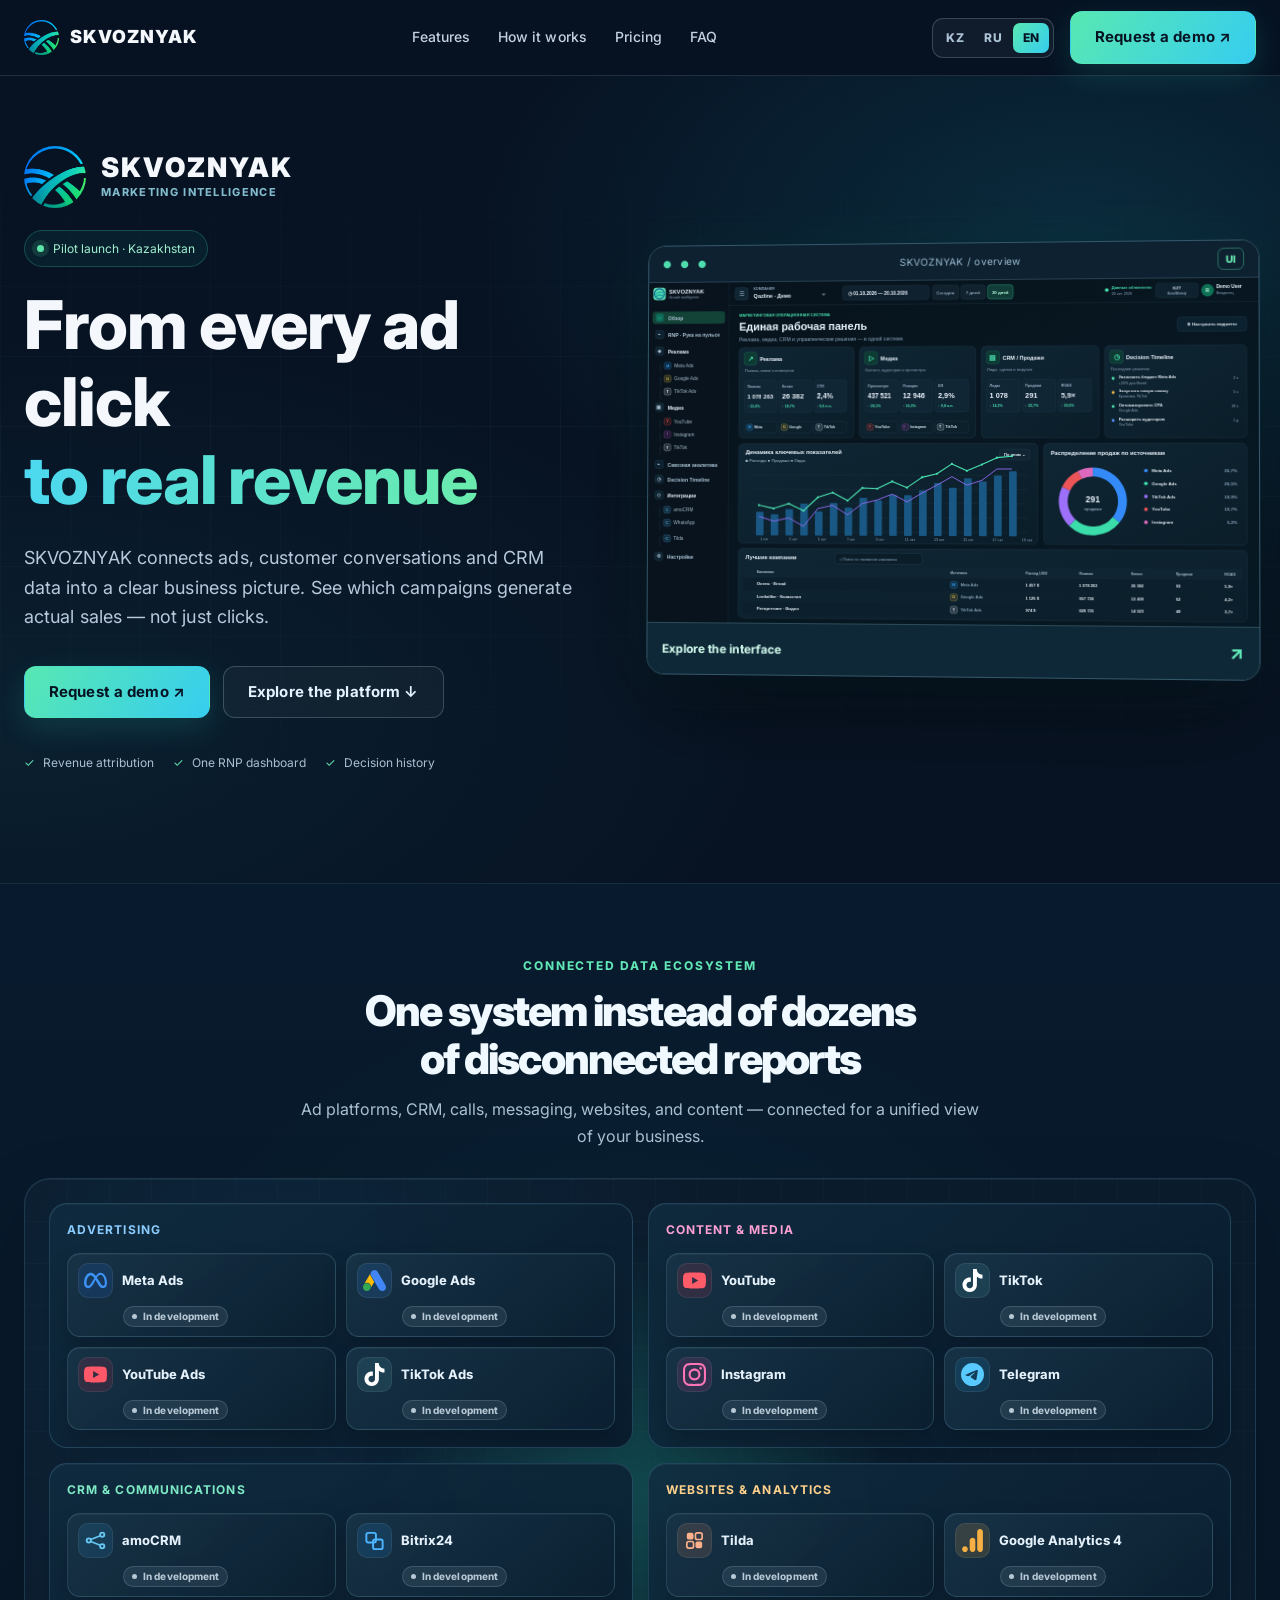
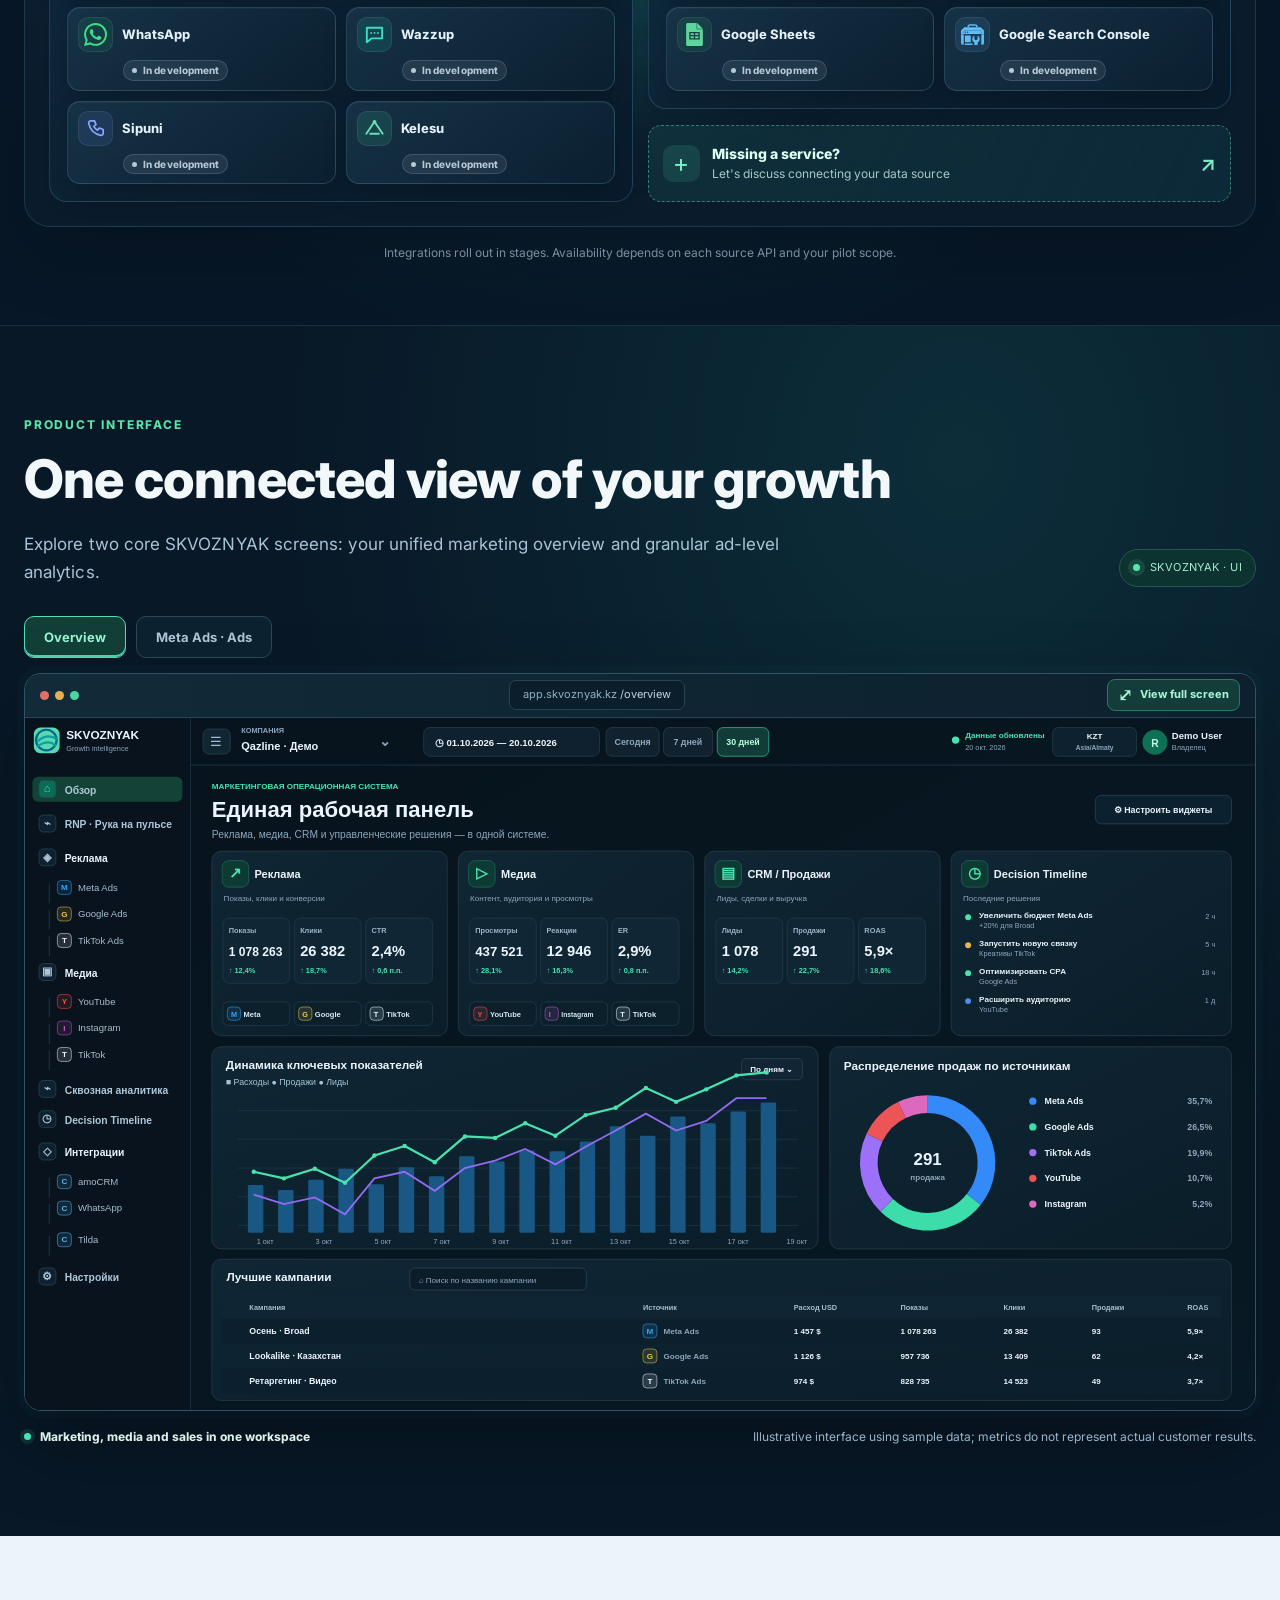
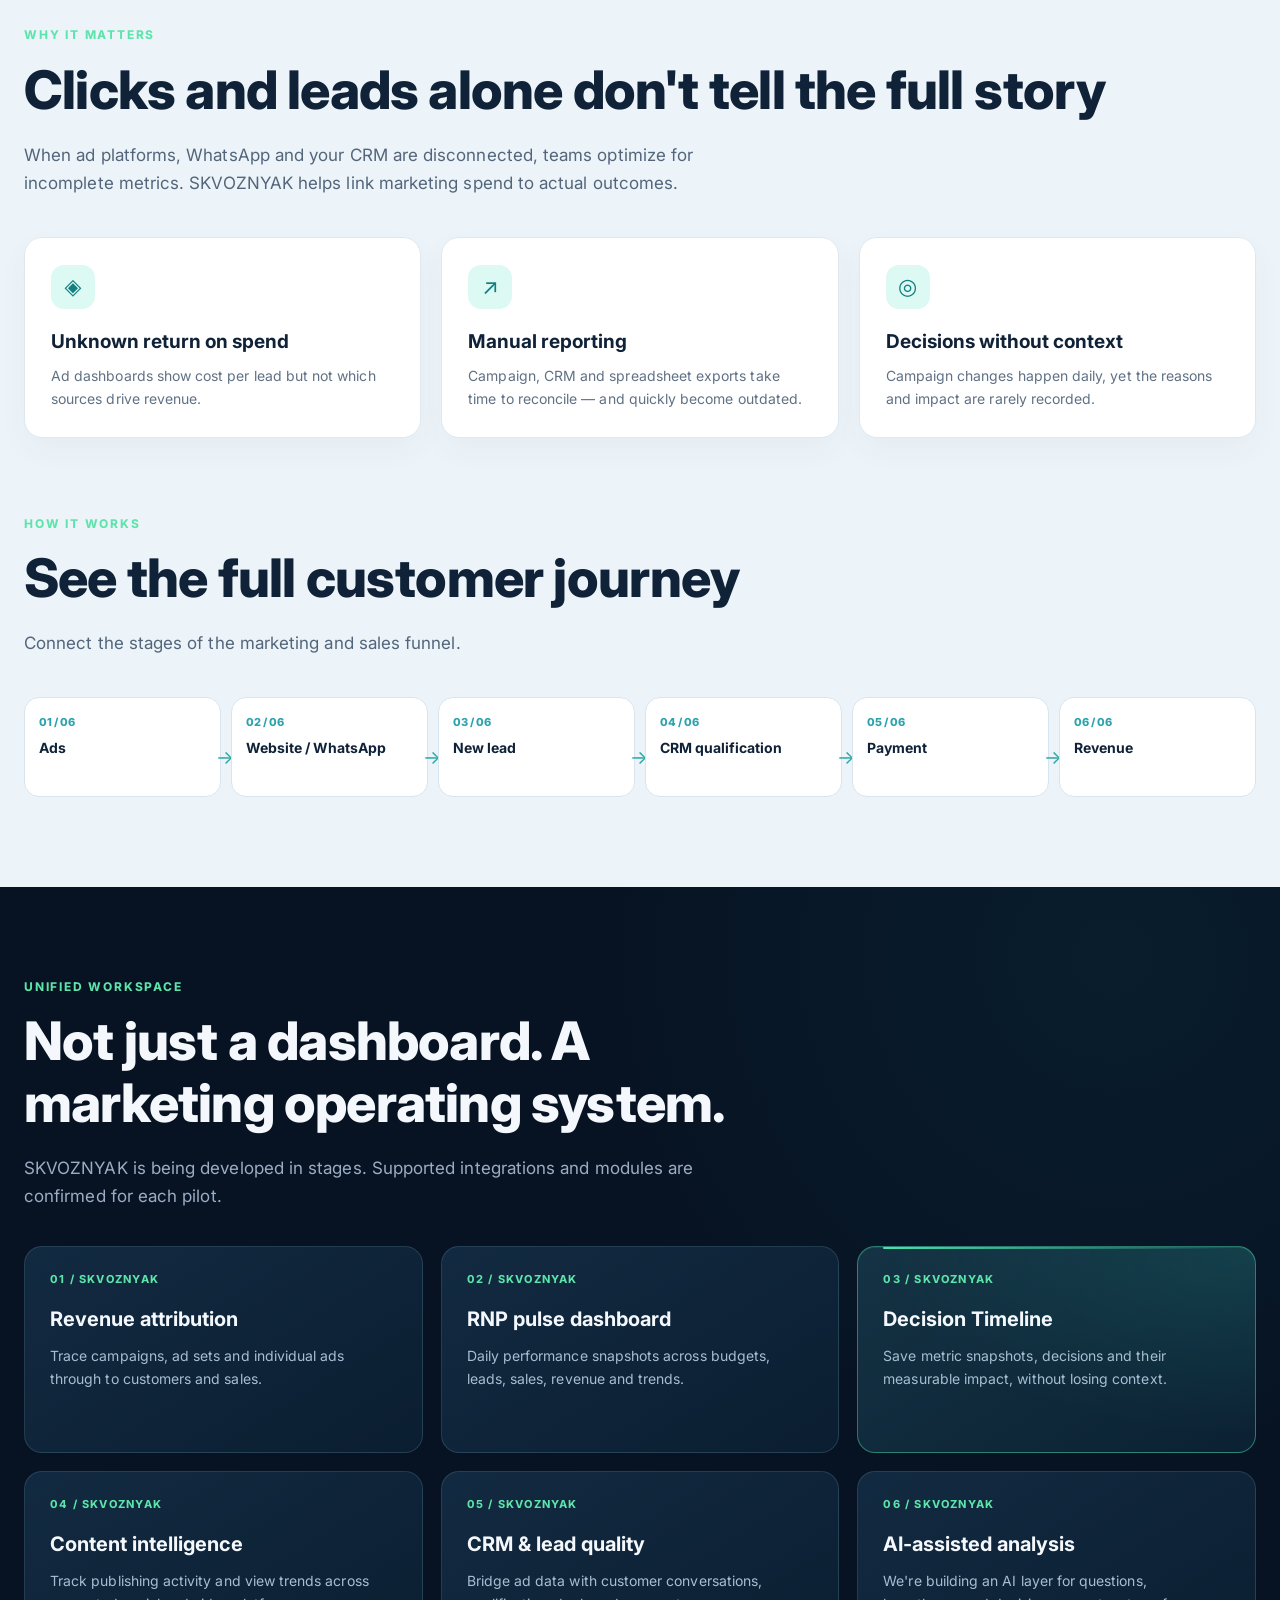
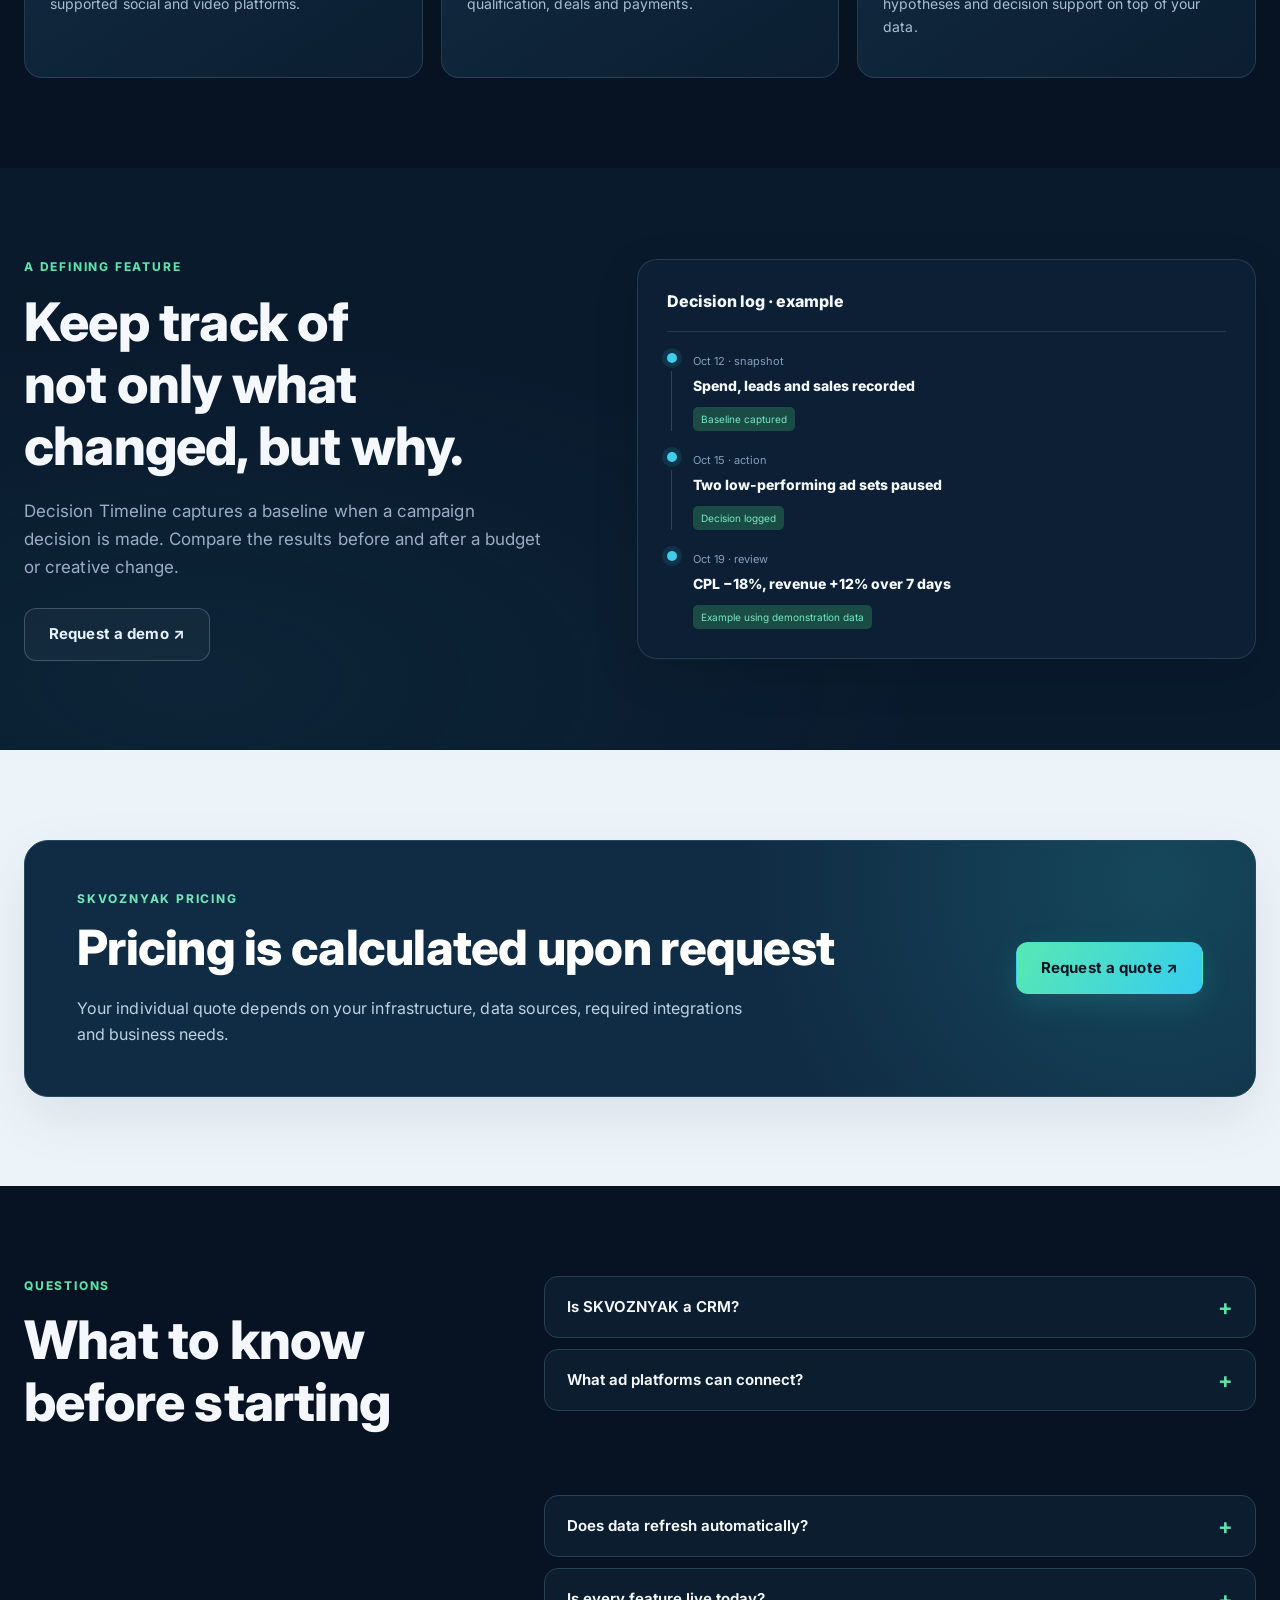
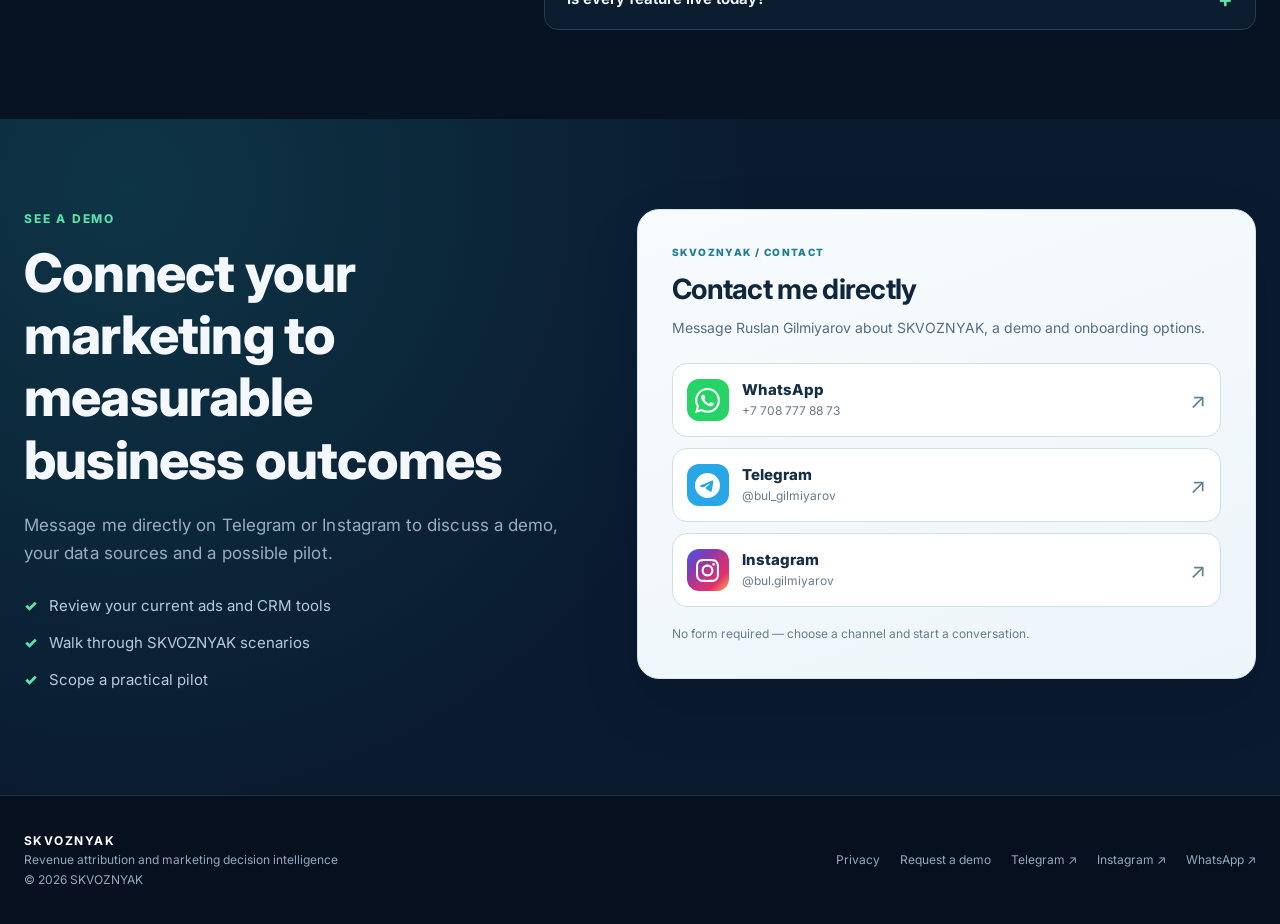
<file: en/index.html>
<!doctype html>
<html lang="en"><head><meta charset="utf-8"><meta name="viewport" content="width=device-width,initial-scale=1">
<meta name="theme-color" content="#071323"><meta name="description" content="SKVOZNYAK — marketing attribution, RNP dashboards and decision tracking. From ad clicks to real revenue."><meta name="robots" content="index,follow">
<title>SKVOZNYAK | Marketing intelligence</title><link rel="canonical" href="https://skvoznyak.com/">
<meta property="og:type" content="website"><meta property="og:title" content="SKVOZNYAK | Marketing intelligence"><meta property="og:description" content="SKVOZNYAK — marketing attribution, RNP dashboards and decision tracking. From ad clicks to real revenue."><meta property="og:url" content="https://skvoznyak.com/">
<meta property="og:image" content="https://skvoznyak.kz/assets/skvoznyak-logo.webp"><meta name="twitter:card" content="summary">
<link rel="alternate" hreflang="kk-KZ" href="https://skvoznyak.kz/"><link rel="alternate" hreflang="ru-KZ" href="https://skvoznyak.kz/ru/"><link rel="alternate" hreflang="en" href="https://skvoznyak.com/"><link rel="alternate" hreflang="x-default" href="https://skvoznyak.com/">
<link rel="icon" href="../assets/favicon.svg" type="image/svg+xml"><link rel="stylesheet" href="../assets/styles.css?v=20261022-site-audit-v1">
<link rel="stylesheet" href="../assets/integrations.css?v=20261022-status-v1">

</head><body>
<header class="topbar"><div class="container topbar-inner">
<a class="logo" href="/en/" aria-label="SKVOZNYAK"><span class="logo-mark" aria-hidden="true"></span><span>SKVOZNYAK</span></a>
<nav class="nav" id="site-nav" data-menu aria-label="Primary navigation">
<a href="#features">Features</a><a href="#how">How it works</a><a href="#pricing">Pricing</a><a href="#faq">FAQ</a>
</nav><div class="nav-right"><nav class="language-switch" aria-label="Select language"><a class="locale-link" href="/kz/" lang="kk" hreflang="kk">KZ</a><a class="locale-link" href="/ru/" lang="ru" hreflang="ru">RU</a><a class="locale-link is-active" href="/en/" lang="en" hreflang="en" aria-current="page">EN</a></nav>
<a href="#contact" class="button button-primary">Request a demo ↗</a>
<button class="mobile-menu-btn" data-menu-button aria-label="Menu" aria-expanded="false" aria-controls="site-nav">☰</button></div></div></header>
<main>
<section class="hero"><div class="container hero-grid">
<div><div class="hero-identity" aria-label="SKVOZNYAK"><span class="logo-mark hero-identity-mark" aria-hidden="true"></span><div class="hero-identity-copy"><span class="hero-identity-name">SKVOZNYAK</span><span class="hero-identity-subtitle">Marketing intelligence</span></div></div><div class="hero-chip"><span class="pulse"></span>Pilot launch · Kazakhstan</div><h1>From every ad click<br><span class="gradient-text">to real revenue</span></h1><p class="hero-desc">SKVOZNYAK connects ads, customer conversations and CRM data into a clear business picture. See which campaigns generate actual sales — not just clicks.</p>
<div class="hero-actions"><a href="#contact" class="button button-primary">Request a demo ↗</a><a href="#features" class="button button-outline">Explore the platform ↓</a></div>
<div class="hero-bullets"><span>Revenue attribution</span><span>One RNP dashboard</span><span>Decision history</span></div><a class="hero-mobile-screen-link" href="#screens">View product screens <span aria-hidden="true">↗</span></a></div>
<a class="hero-product-preview" href="#screens" aria-label="Explore the interface"><div class="hero-preview-top"><span class="hero-preview-dots" aria-hidden="true">● ● ●</span><span>SKVOZNYAK / overview</span><span class="hero-preview-badge">UI</span></div><img src="../assets/showcase-overview.svg?v=20261021-header-spacing-3" alt="SKVOZNYAK unified marketing workspace screenshot" width="1672" height="941" decoding="async" fetchpriority="high"><div class="hero-preview-link">Explore the interface <span aria-hidden="true">↗</span></div></a></div></section>
<section class="integrations-section" aria-labelledby="integration-title">
<div class="container">
  <div class="integrations-heading"><div class="eyebrow">CONNECTED DATA ECOSYSTEM</div><h2 id="integration-title">One system instead of dozens of disconnected reports</h2><p>Ad platforms, CRM, calls, messaging, websites, and content — connected for a unified view of your business.</p></div>
  <div class="integrations-scene integrations-scene--grouped" data-integrations-scene>
    <div class="integrations-glow" aria-hidden="true"></div>
    
    <div class="integration-groups">
      <div class="integration-group" data-integration-group>
        <div class="integration-group__head"><h3>Advertising</h3></div>
        <div class="integration-group__grid"><div class="integration-chip integration-chip--meta" data-integration-item><div class="integration-chip__inner"><span class="integration-chip__badge" aria-hidden="true"><svg class="integration-icon" viewBox="0 0 24 24" aria-hidden="true" focusable="false"><path d="M6.915 4.03c-1.968 0-3.683 1.28-4.871 3.113C.704 9.208 0 11.883 0 14.449c0 .706.07 1.369.21 1.973a6.624 6.624 0 0 0 .265.86 5.297 5.297 0 0 0 .371.761c.696 1.159 1.818 1.927 3.593 1.927 1.497 0 2.633-.671 3.965-2.444.76-1.012 1.144-1.626 2.663-4.32l.756-1.339.186-.325c.061.1.121.196.183.3l2.152 3.595c.724 1.21 1.665 2.556 2.47 3.314 1.046.987 1.992 1.22 3.06 1.22 1.075 0 1.876-.355 2.455-.843a3.743 3.743 0 0 0 .81-.973c.542-.939.861-2.127.861-3.745 0-2.72-.681-5.357-2.084-7.45-1.282-1.912-2.957-2.93-4.716-2.93-1.047 0-2.088.467-3.053 1.308-.652.57-1.257 1.29-1.82 2.05-.69-.875-1.335-1.547-1.958-2.056-1.182-.966-2.315-1.303-3.454-1.303zm10.16 2.053c1.147 0 2.188.758 2.992 1.999 1.132 1.748 1.647 4.195 1.647 6.4 0 1.548-.368 2.9-1.839 2.9-.58 0-1.027-.23-1.664-1.004-.496-.601-1.343-1.878-2.832-4.358l-.617-1.028a44.908 44.908 0 0 0-1.255-1.98c.07-.109.141-.224.211-.327 1.12-1.667 2.118-2.602 3.358-2.602zm-10.201.553c1.265 0 2.058.791 2.675 1.446.307.327.737.871 1.234 1.579l-1.02 1.566c-.757 1.163-1.882 3.017-2.837 4.338-1.191 1.649-1.81 1.817-2.486 1.817-.524 0-1.038-.237-1.383-.794-.263-.426-.464-1.13-.464-2.046 0-2.221.63-4.535 1.66-6.088.454-.687.964-1.226 1.533-1.533a2.264 2.264 0 0 1 1.088-.285z"/></svg></span><span class="integration-chip__name">Meta Ads</span></div></div>
<div class="integration-chip integration-chip--googleads" data-integration-item><div class="integration-chip__inner"><span class="integration-chip__badge" aria-hidden="true"><svg class="integration-icon" viewBox="0 0 24 24" aria-hidden="true" focusable="false"><path fill="#FBBC04" d="M7.5137 4.8438L1.5645 15.1484A4.5 4.5 0 0 1 4 14.4297c2.5597-.0075 4.6248 2.1585 4.4941 4.7148l3.2168-5.5723-3.6094-6.25c-.4499-.7793-.6322-1.6394-.5878-2.4784z"/><path fill="#4285F4" d="M23.4641 16.9287L15.4632 3.072C14.3586 1.1587 11.9121 .5028 9.9988 1.6074S7.4295 5.1585 8.5341 7.0718l8.0009 13.8567c1.1046 1.9133 3.5511 2.5679 5.4644 1.4646 1.9134-1.1046 2.568-3.5511 1.4647-5.4644z"/><path fill="#34A853" d="M3.9998 22.9291C1.7908 22.9291 0 21.1383 0 18.9293s1.7908-3.9998 3.9998-3.9998 3.9998 1.7908 3.9998 3.9998-1.7908 3.9998-3.9998 3.9998z"/></svg></span><span class="integration-chip__name">Google Ads</span></div></div>
<div class="integration-chip integration-chip--youtubeads" data-integration-item><div class="integration-chip__inner"><span class="integration-chip__badge" aria-hidden="true"><svg class="integration-icon" viewBox="0 0 24 24" aria-hidden="true" focusable="false"><path d="M23.498 6.186a3.016 3.016 0 0 0-2.122-2.136C19.505 3.545 12 3.545 12 3.545s-7.505 0-9.377.505A3.017 3.017 0 0 0 .502 6.186C0 8.07 0 12 0 12s0 3.93.502 5.814a3.016 3.016 0 0 0 2.122 2.136c1.871.505 9.376.505 9.376.505s7.505 0 9.377-.505a3.015 3.015 0 0 0 2.122-2.136C24 15.93 24 12 24 12s0-3.93-.502-5.814zM9.545 15.568V8.432L15.818 12l-6.273 3.568z"/></svg></span><span class="integration-chip__name">YouTube Ads</span></div></div>
<div class="integration-chip integration-chip--tiktokads" data-integration-item><div class="integration-chip__inner"><span class="integration-chip__badge" aria-hidden="true"><svg class="integration-icon" viewBox="0 0 24 24" aria-hidden="true" focusable="false"><path d="M12.525.02c1.31-.02 2.61-.01 3.91-.02.08 1.53.63 3.09 1.75 4.17 1.12 1.11 2.7 1.62 4.24 1.79v4.03c-1.44-.05-2.89-.35-4.2-.97-.57-.26-1.1-.59-1.62-.93-.01 2.92.01 5.84-.02 8.75-.08 1.4-.54 2.79-1.35 3.94-1.31 1.92-3.58 3.17-5.91 3.21-1.43.08-2.86-.31-4.08-1.03-2.02-1.19-3.44-3.37-3.65-5.71-.02-.5-.03-1-.01-1.49.18-1.9 1.12-3.72 2.58-4.96 1.66-1.44 3.98-2.13 6.15-1.72.02 1.48-.04 2.96-.04 4.44-.99-.32-2.15-.23-3.02.37-.63.41-1.11 1.04-1.36 1.75-.21.51-.15 1.07-.14 1.61.24 1.64 1.82 3.02 3.5 2.87 1.12-.01 2.19-.66 2.77-1.61.19-.33.4-.67.41-1.06.1-1.79.06-3.57.07-5.36.01-4.03-.01-8.05.02-12.07z"/></svg></span><span class="integration-chip__name">TikTok Ads</span></div></div></div>
      </div>
      <div class="integration-group" data-integration-group>
        <div class="integration-group__head"><h3>Content &amp; media</h3></div>
        <div class="integration-group__grid"><div class="integration-chip integration-chip--youtube" data-integration-item><div class="integration-chip__inner"><span class="integration-chip__badge" aria-hidden="true"><svg class="integration-icon" viewBox="0 0 24 24" aria-hidden="true" focusable="false"><path d="M23.498 6.186a3.016 3.016 0 0 0-2.122-2.136C19.505 3.545 12 3.545 12 3.545s-7.505 0-9.377.505A3.017 3.017 0 0 0 .502 6.186C0 8.07 0 12 0 12s0 3.93.502 5.814a3.016 3.016 0 0 0 2.122 2.136c1.871.505 9.376.505 9.376.505s7.505 0 9.377-.505a3.015 3.015 0 0 0 2.122-2.136C24 15.93 24 12 24 12s0-3.93-.502-5.814zM9.545 15.568V8.432L15.818 12l-6.273 3.568z"/></svg></span><span class="integration-chip__name">YouTube</span></div></div>
<div class="integration-chip integration-chip--tiktok" data-integration-item><div class="integration-chip__inner"><span class="integration-chip__badge" aria-hidden="true"><svg class="integration-icon" viewBox="0 0 24 24" aria-hidden="true" focusable="false"><path d="M12.525.02c1.31-.02 2.61-.01 3.91-.02.08 1.53.63 3.09 1.75 4.17 1.12 1.11 2.7 1.62 4.24 1.79v4.03c-1.44-.05-2.89-.35-4.2-.97-.57-.26-1.1-.59-1.62-.93-.01 2.92.01 5.84-.02 8.75-.08 1.4-.54 2.79-1.35 3.94-1.31 1.92-3.58 3.17-5.91 3.21-1.43.08-2.86-.31-4.08-1.03-2.02-1.19-3.44-3.37-3.65-5.71-.02-.5-.03-1-.01-1.49.18-1.9 1.12-3.72 2.58-4.96 1.66-1.44 3.98-2.13 6.15-1.72.02 1.48-.04 2.96-.04 4.44-.99-.32-2.15-.23-3.02.37-.63.41-1.11 1.04-1.36 1.75-.21.51-.15 1.07-.14 1.61.24 1.64 1.82 3.02 3.5 2.87 1.12-.01 2.19-.66 2.77-1.61.19-.33.4-.67.41-1.06.1-1.79.06-3.57.07-5.36.01-4.03-.01-8.05.02-12.07z"/></svg></span><span class="integration-chip__name">TikTok</span></div></div>
<div class="integration-chip integration-chip--instagram" data-integration-item><div class="integration-chip__inner"><span class="integration-chip__badge" aria-hidden="true"><svg class="integration-icon" viewBox="0 0 24 24" aria-hidden="true" focusable="false"><path d="M7.0301.084c-1.2768.0602-2.1487.264-2.911.5634-.7888.3075-1.4575.72-2.1228 1.3877-.6652.6677-1.075 1.3368-1.3802 2.127-.2954.7638-.4956 1.6365-.552 2.914-.0564 1.2775-.0689 1.6882-.0626 4.947.0062 3.2586.0206 3.6671.0825 4.9473.061 1.2765.264 2.1482.5635 2.9107.308.7889.72 1.4573 1.388 2.1228.6679.6655 1.3365 1.0743 2.1285 1.38.7632.295 1.6361.4961 2.9134.552 1.2773.056 1.6884.069 4.9462.0627 3.2578-.0062 3.668-.0207 4.9478-.0814 1.28-.0607 2.147-.2652 2.9098-.5633.7889-.3086 1.4578-.72 2.1228-1.3881.665-.6682 1.0745-1.3378 1.3795-2.1284.2957-.7632.4966-1.636.552-2.9124.056-1.2809.0692-1.6898.063-4.948-.0063-3.2583-.021-3.6668-.0817-4.9465-.0607-1.2797-.264-2.1487-.5633-2.9117-.3084-.7889-.72-1.4568-1.3876-2.1228C21.2982 1.33 20.628.9208 19.8378.6165 19.074.321 18.2017.1197 16.9244.0645 15.6471.0093 15.236-.005 11.977.0014 8.718.0076 8.31.0215 7.0301.0839m.1402 21.6932c-1.17-.0509-1.8053-.2453-2.2287-.408-.5606-.216-.96-.4771-1.3819-.895-.422-.4178-.6811-.8186-.9-1.378-.1644-.4234-.3624-1.058-.4171-2.228-.0595-1.2645-.072-1.6442-.079-4.848-.007-3.2037.0053-3.583.0607-4.848.05-1.169.2456-1.805.408-2.2282.216-.5613.4762-.96.895-1.3816.4188-.4217.8184-.6814 1.3783-.9003.423-.1651 1.0575-.3614 2.227-.4171 1.2655-.06 1.6447-.072 4.848-.079 3.2033-.007 3.5835.005 4.8495.0608 1.169.0508 1.8053.2445 2.228.408.5608.216.96.4754 1.3816.895.4217.4194.6816.8176.9005 1.3787.1653.4217.3617 1.056.4169 2.2263.0602 1.2655.0739 1.645.0796 4.848.0058 3.203-.0055 3.5834-.061 4.848-.051 1.17-.245 1.8055-.408 2.2294-.216.5604-.4763.96-.8954 1.3814-.419.4215-.8181.6811-1.3783.9-.4224.1649-1.0577.3617-2.2262.4174-1.2656.0595-1.6448.072-4.8493.079-3.2045.007-3.5825-.006-4.848-.0608M16.953 5.5864A1.44 1.44 0 1 0 18.39 4.144a1.44 1.44 0 0 0-1.437 1.4424M5.8385 12.012c.0067 3.4032 2.7706 6.1557 6.173 6.1493 3.4026-.0065 6.157-2.7701 6.1506-6.1733-.0065-3.4032-2.771-6.1565-6.174-6.1498-3.403.0067-6.156 2.771-6.1496 6.1738M8 12.0077a4 4 0 1 1 4.008 3.9921A3.9996 3.9996 0 0 1 8 12.0077"/></svg></span><span class="integration-chip__name">Instagram</span></div></div>
<div class="integration-chip integration-chip--telegram" data-integration-item><div class="integration-chip__inner"><span class="integration-chip__badge" aria-hidden="true"><svg class="integration-icon" viewBox="0 0 24 24" aria-hidden="true" focusable="false"><path d="M11.944 0A12 12 0 0 0 0 12a12 12 0 0 0 12 12 12 12 0 0 0 12-12A12 12 0 0 0 12 0a12 12 0 0 0-.056 0zm4.962 7.224c.1-.002.321.023.465.14a.506.506 0 0 1 .171.325c.016.093.036.306.02.472-.18 1.898-.962 6.502-1.36 8.627-.168.9-.499 1.201-.82 1.23-.696.065-1.225-.46-1.9-.902-1.056-.693-1.653-1.124-2.678-1.8-1.185-.78-.417-1.21.258-1.91.177-.184 3.247-2.977 3.307-3.23.007-.032.014-.15-.056-.212s-.174-.041-.249-.024c-.106.024-1.793 1.14-5.061 3.345-.48.33-.913.49-1.302.48-.428-.008-1.252-.241-1.865-.44-.752-.245-1.349-.374-1.297-.789.027-.216.325-.437.893-.663 3.498-1.524 5.83-2.529 6.998-3.014 3.332-1.386 4.025-1.627 4.476-1.635z"/></svg></span><span class="integration-chip__name">Telegram</span></div></div></div>
      </div>
      <div class="integration-group" data-integration-group>
        <div class="integration-group__head"><h3>CRM &amp; communications</h3></div>
        <div class="integration-group__grid"><div class="integration-chip integration-chip--amocrm" data-integration-item><div class="integration-chip__inner"><span class="integration-chip__badge" aria-hidden="true"><svg class="integration-icon integration-icon--generic" viewBox="0 0 24 24" aria-hidden="true" focusable="false"><circle cx="5" cy="12" r="2.2" stroke="currentColor" stroke-width="2"/><circle cx="19" cy="6" r="2.2" stroke="currentColor" stroke-width="2"/><circle cx="19" cy="18" r="2.2" stroke="currentColor" stroke-width="2"/><path d="M7 11L17 7 M7 13L17 17" stroke="currentColor" stroke-width="1.8"/></svg></span><span class="integration-chip__name">amoCRM</span></div></div>
<div class="integration-chip integration-chip--bitrix24" data-integration-item><div class="integration-chip__inner"><span class="integration-chip__badge" aria-hidden="true"><svg class="integration-icon integration-icon--generic" viewBox="0 0 24 24" aria-hidden="true" focusable="false"><rect x="3.5" y="4" width="10" height="10" rx="2" stroke="currentColor" stroke-width="2"/><rect x="10.5" y="11" width="10" height="10" rx="2" stroke="currentColor" stroke-width="2"/></svg></span><span class="integration-chip__name">Bitrix24</span></div></div>
<div class="integration-chip integration-chip--whatsapp" data-integration-item><div class="integration-chip__inner"><span class="integration-chip__badge" aria-hidden="true"><svg class="integration-icon" viewBox="0 0 24 24" aria-hidden="true" focusable="false"><path d="M17.472 14.382c-.297-.149-1.758-.867-2.03-.967-.273-.099-.471-.148-.67.15-.197.297-.767.966-.94 1.164-.173.199-.347.223-.644.075-.297-.15-1.255-.463-2.39-1.475-.883-.788-1.48-1.761-1.653-2.059-.173-.297-.018-.458.13-.606.134-.133.298-.347.446-.52.149-.174.198-.298.298-.497.099-.198.05-.371-.025-.52-.075-.149-.669-1.612-.916-2.207-.242-.579-.487-.5-.669-.51-.173-.008-.371-.01-.57-.01-.198 0-.52.074-.792.372-.272.297-1.04 1.016-1.04 2.479 0 1.462 1.065 2.875 1.213 3.074.149.198 2.096 3.2 5.077 4.487.709.306 1.262.489 1.694.625.712.227 1.36.195 1.871.118.571-.085 1.758-.719 2.006-1.413.248-.694.248-1.289.173-1.413-.074-.124-.272-.198-.57-.347m-5.421 7.403h-.004a9.87 9.87 0 01-5.031-1.378l-.361-.214-3.741.982.998-3.648-.235-.374a9.86 9.86 0 01-1.51-5.26c.001-5.45 4.436-9.884 9.888-9.884 2.64 0 5.122 1.03 6.988 2.898a9.825 9.825 0 012.893 6.994c-.003 5.45-4.437 9.884-9.885 9.884m8.413-18.297A11.815 11.815 0 0012.05 0C5.495 0 .16 5.335.157 11.892c0 2.096.547 4.142 1.588 5.945L.057 24l6.305-1.654a11.882 11.882 0 005.683 1.448h.005c6.554 0 11.89-5.335 11.893-11.893a11.821 11.821 0 00-3.48-8.413Z"/></svg></span><span class="integration-chip__name">WhatsApp</span></div></div>
<div class="integration-chip integration-chip--wazzup" data-integration-item><div class="integration-chip__inner"><span class="integration-chip__badge" aria-hidden="true"><svg class="integration-icon integration-icon--generic" viewBox="0 0 24 24" aria-hidden="true" focusable="false"><path d="M4 5h16v11H9l-5 4v-4z" stroke="currentColor" stroke-width="2" stroke-linejoin="round"/><circle cx="8.5" cy="10.5" r="1" fill="currentColor"/><circle cx="12" cy="10.5" r="1" fill="currentColor"/><circle cx="15.5" cy="10.5" r="1" fill="currentColor"/></svg></span><span class="integration-chip__name">Wazzup</span></div></div>
<div class="integration-chip integration-chip--sipuni" data-integration-item><div class="integration-chip__inner"><span class="integration-chip__badge" aria-hidden="true"><svg class="integration-icon integration-icon--generic" viewBox="0 0 24 24" aria-hidden="true" focusable="false"><path d="M7 4h4l1.5 4-2.3 1.8a10 10 0 0 0 4 4l1.8-2.3 4 1.5v4c0 1.4-1 2.2-2.5 2.1A15 15 0 0 1 4.9 6.5C4.8 5 5.6 4 7 4z" stroke="currentColor" stroke-width="1.8" stroke-linejoin="round"/></svg></span><span class="integration-chip__name">Sipuni</span></div></div>
<div class="integration-chip integration-chip--kelesu" data-integration-item><div class="integration-chip__inner"><span class="integration-chip__badge" aria-hidden="true"><svg class="integration-icon integration-icon--generic" viewBox="0 0 24 24" aria-hidden="true" focusable="false"><path d="M3.5 17.5L12 5l8.5 12.5M7.5 17.5h9" stroke="currentColor" stroke-width="2" stroke-linecap="round"/><circle cx="12" cy="5" r="2" fill="currentColor"/></svg></span><span class="integration-chip__name">Kelesu</span></div></div></div>
      </div>
      <div class="integration-right-stack">
      <div class="integration-group" data-integration-group>
        <div class="integration-group__head"><h3>Websites &amp; analytics</h3></div>
        <div class="integration-group__grid"><div class="integration-chip integration-chip--tilda" data-integration-item><div class="integration-chip__inner"><span class="integration-chip__badge" aria-hidden="true"><svg class="integration-icon integration-icon--generic" viewBox="0 0 24 24" aria-hidden="true" focusable="false"><rect x="4" y="4" width="7" height="7" rx="2" fill="currentColor"/><rect x="13" y="4" width="7" height="7" rx="2" stroke="currentColor" stroke-width="1.7"/><rect x="4" y="13" width="7" height="7" rx="2" stroke="currentColor" stroke-width="1.7"/><rect x="13" y="13" width="7" height="7" rx="2" fill="currentColor"/></svg></span><span class="integration-chip__name">Tilda</span></div></div>
<div class="integration-chip integration-chip--googleanalytics" data-integration-item><div class="integration-chip__inner"><span class="integration-chip__badge" aria-hidden="true"><svg class="integration-icon" viewBox="0 0 24 24" aria-hidden="true" focusable="false"><path d="M22.84 2.9982v17.9987c.0086 1.6473-1.3197 2.9897-2.967 2.9984a2.9808 2.9808 0 01-.3677-.0208c-1.528-.226-2.6477-1.5558-2.6105-3.1V3.1204c-.0369-1.5458 1.0856-2.8762 2.6157-3.1 1.6361-.1915 3.1178.9796 3.3093 2.6158.014.1201.0208.241.0202.3619zM4.1326 18.0548c-1.6417 0-2.9726 1.331-2.9726 2.9726C1.16 22.6691 2.4909 24 4.1326 24s2.9726-1.3309 2.9726-2.9726-1.331-2.9726-2.9726-2.9726zm7.8728-9.0098c-.0171 0-.0342 0-.0513.0003-1.6495.0904-2.9293 1.474-2.891 3.1256v7.9846c0 2.167.9535 3.4825 2.3505 3.763 1.6118.3266 3.1832-.7152 3.5098-2.327.04-.1974.06-.3983.0593-.5998v-8.9585c.003-1.6474-1.33-2.9852-2.9773-2.9882z"/></svg></span><span class="integration-chip__name">Google Analytics 4</span></div></div>
<div class="integration-chip integration-chip--googlesheets" data-integration-item><div class="integration-chip__inner"><span class="integration-chip__badge" aria-hidden="true"><svg class="integration-icon" viewBox="0 0 24 24" aria-hidden="true" focusable="false"><path d="M11.318 12.545H7.91v-1.909h3.41v1.91zM14.728 0v6h6l-6-6zm1.363 10.636h-3.41v1.91h3.41v-1.91zm0 3.273h-3.41v1.91h3.41v-1.91zM20.727 6.5v15.864c0 .904-.732 1.636-1.636 1.636H4.909a1.636 1.636 0 0 1-1.636-1.636V1.636C3.273.732 4.005 0 4.909 0h9.318v6.5h6.5zm-3.273 2.773H6.545v7.909h10.91v-7.91zm-6.136 4.636H7.91v1.91h3.41v-1.91z"/></svg></span><span class="integration-chip__name">Google Sheets</span></div></div>
<div class="integration-chip integration-chip--googlesearchconsole" data-integration-item><div class="integration-chip__inner"><span class="integration-chip__badge" aria-hidden="true"><svg class="integration-icon" viewBox="0 0 24 24" aria-hidden="true" focusable="false"><path d="M8.548 1.156L6.832 2.872v1.682h1.716zm0 3.398v.035H6.832v-.035H3.386L0 7.844v3.577h2.826V8.94c0-.525.429-.954.954-.954h16.476c.525 0 .954.43.954.954v2.48h2.754V7.844l-3.386-3.29H17.3v.035h-1.717v-.035zm7.035 0H17.3V2.872l-1.717-1.716zM8.679 1.188V2.84h6.773V1.188zm11.471 7.07a.834.834 0 00-.132.01l-.543.002c-5.216.014-10.432-.008-15.648.01-.435-.063-.794.436-.716.883v2.264h17.812c-.016-.888.045-1.782-.034-2.666-.104-.342-.427-.502-.739-.502zm-15.422.634a.689.698 0 01.689.698.689.698 0 01-.689.697.689.698 0 01-.688-.697.689.698 0 01.688-.698zm2.134 0a.689.698 0 01.689.698.689.698 0 01-.689.697.689.698 0 01-.688-.697.689.698 0 01.688-.698zM.036 11.645v9.156c0 1.05.858 1.908 1.907 1.908h.883V11.645zm21.174 0v11.064h.882c1.05 0 1.908-.858 1.908-1.908v-9.156zM4.057 13.133v6.85h6.137v-6.85zm13.243.021v3.777l-1.708.977-1.708-.977v-3.758a4.006 4.006 0 000 7.23v2.441h3.457v-2.442a4.006 4.006 0 00-.041-7.248zm-13.243 8.26v1.43h7.925v-1.43z"/></svg></span><span class="integration-chip__name">Google Search Console</span></div></div>
</div>
      </div>
      <a class="integration-request" href="#contact" aria-label="Missing a service? Let's discuss connecting your data source">
  <span class="integration-request__plus" aria-hidden="true">+</span>
  <span class="integration-request__copy"><strong>Missing a service?</strong><small>Let's discuss connecting your data source</small></span>
  <span class="integration-request__arrow" aria-hidden="true">↗</span>
</a>
    </div>
    </div>
  </div>
  <p class="integrations-footnote">Integrations roll out in stages. Availability depends on each source API and your pilot scope.</p>
</div></section>
<section class="section product-showcase" id="screens"><div class="container">
<div class="showcase-heading"><div><div class="eyebrow">Product interface</div><h2>One connected view of your growth</h2><p class="section-lead">Explore two core SKVOZNYAK screens: your unified marketing overview and granular ad-level analytics.</p></div><div class="showcase-pill"><span class="pulse"></span> SKVOZNYAK · UI</div></div>
<div class="screen-switcher" role="tablist" aria-label="Product interface">
<button type="button" class="screen-tab is-active" role="tab" id="screen-overview-tab" aria-controls="screen-panel" aria-selected="true" data-screen-tab="overview" data-caption="Marketing, media and sales in one workspace" data-url="/overview">Overview</button>
<button type="button" class="screen-tab" role="tab" id="screen-ads-tab" aria-controls="screen-panel" aria-selected="false" tabindex="-1" data-screen-tab="ads" data-caption="From campaigns down to individual ads" data-url="/marketing/meta-ads">Meta Ads · Ads</button>
</div>
<div class="screen-stage" id="screen-panel" role="tabpanel" aria-labelledby="screen-overview-tab" data-screen-panel>
<div class="screen-browser-bar"><div class="screen-dots" aria-hidden="true"><i></i><i></i><i></i></div><div class="screen-browser-url">app.skvoznyak.kz <span data-screen-route>/overview</span></div><button type="button" class="screen-zoom" data-screen-open aria-label="View full screen" title="View full screen"><span aria-hidden="true">⤢</span> <span>View full screen</span></button></div>
<!-- TODO(real screenshot): replace the two SVG interface mockups in src/data-overview-src/data-ads-src with approved .webp exports; update the dialog image too. Keep the visible demonstration-data caption until using verified, permissioned data. -->
<img class="screen-image" data-screen-image src="../assets/showcase-overview.svg?v=20261021-header-spacing-3" data-overview-src="../assets/showcase-overview.svg?v=20261021-header-spacing-3" data-ads-src="../assets/showcase-meta-ads.svg?v=20261021-header-spacing-3" data-alt-overview="Marketing, media and sales in one workspace" data-alt-ads="From campaigns down to individual ads" alt="Marketing, media and sales in one workspace" loading="lazy" decoding="async" width="1672" height="941">
</div><div class="screen-description"><div><span class="screen-caption-dot" aria-hidden="true"></span><span data-screen-caption>Marketing, media and sales in one workspace</span></div><span>Illustrative interface using sample data; metrics do not represent actual customer results.</span></div>
</div></section>
<dialog class="screen-dialog" data-screen-dialog aria-label="Product interface"><div class="screen-dialog-head"><strong>SKVOZNYAK</strong><button class="screen-dialog-close" data-screen-close type="button" aria-label="View full screen">✕</button></div><div class="screen-dialog-scroll"><img data-screen-dialog-image src="../assets/showcase-overview.svg?v=20261021-header-spacing-3" alt="Marketing, media and sales in one workspace" width="1672" height="941"></div></dialog>
<section class="section section-light" id="how"><div class="container"><div class="eyebrow">Why it matters</div><h2>Clicks and leads alone don't tell the full story</h2><p class="section-lead">When ad platforms, WhatsApp and your CRM are disconnected, teams optimize for incomplete metrics. SKVOZNYAK helps link marketing spend to actual outcomes.</p>
<div class="problem-grid"><article class="problem-card"><div class="icon-bubble" aria-hidden="true">◈</div><h3>Unknown return on spend</h3><p>Ad dashboards show cost per lead but not which sources drive revenue.</p></article><article class="problem-card"><div class="icon-bubble" aria-hidden="true">↗</div><h3>Manual reporting</h3><p>Campaign, CRM and spreadsheet exports take time to reconcile — and quickly become outdated.</p></article><article class="problem-card"><div class="icon-bubble" aria-hidden="true">◎</div><h3>Decisions without context</h3><p>Campaign changes happen daily, yet the reasons and impact are rarely recorded.</p></article></div><div class="how-divider" aria-hidden="true"></div><div class="eyebrow">How it works</div><h2>See the full customer journey</h2><p class="section-lead">Connect the stages of the marketing and sales funnel.</p><div class="flow"><div class="flow-step"><div class="number">01 / 06</div><strong>Ads</strong></div><div class="flow-step"><div class="number">02 / 06</div><strong>Website / WhatsApp</strong></div><div class="flow-step"><div class="number">03 / 06</div><strong>New lead</strong></div><div class="flow-step"><div class="number">04 / 06</div><strong>CRM qualification</strong></div><div class="flow-step"><div class="number">05 / 06</div><strong>Payment</strong></div><div class="flow-step"><div class="number">06 / 06</div><strong>Revenue</strong></div></div></div></section>
<section class="section section-features" id="features"><div class="container"><div class="features-header"><div class="eyebrow">Unified workspace</div><h2>Not just a dashboard. A marketing operating system.</h2><p class="section-lead">SKVOZNYAK is being developed in stages. Supported integrations and modules are confirmed for each pilot.</p>
</div>
<div class="features-grid"><article class="feature-card"><div class="num">01 / SKVOZNYAK</div><h3>Revenue attribution</h3><p>Trace campaigns, ad sets and individual ads through to customers and sales.</p></article><article class="feature-card"><div class="num">02 / SKVOZNYAK</div><h3>RNP pulse dashboard</h3><p>Daily performance snapshots across budgets, leads, sales, revenue and trends.</p></article><article class="feature-card feature-highlight"><div class="num">03 / SKVOZNYAK</div><h3>Decision Timeline</h3><p>Save metric snapshots, decisions and their measurable impact, without losing context.</p></article><article class="feature-card"><div class="num">04 / SKVOZNYAK</div><h3>Content intelligence</h3><p>Track publishing activity and view trends across supported social and video platforms.</p></article><article class="feature-card"><div class="num">05 / SKVOZNYAK</div><h3>CRM & lead quality</h3><p>Bridge ad data with customer conversations, qualification, deals and payments.</p></article><article class="feature-card"><div class="num">06 / SKVOZNYAK</div><h3>AI-assisted analysis</h3><p>We're building an AI layer for questions, hypotheses and decision support on top of your data.</p></article></div></div></section>
<section class="section section-decision"><div class="container decision"><div class="decision-intro"><div class="eyebrow">A defining feature</div><h2>Keep track of not only what changed, but why.</h2><p class="section-lead">Decision Timeline captures a baseline when a campaign decision is made. Compare the results before and after a budget or creative change.</p><a class="button button-outline" href="#contact">Request a demo ↗</a></div>
<div class="timeline"><div class="timeline-top">Decision log · example</div><div class="timeline-event"><div class="timeline-track"><span class="timeline-dot"></span><span class="timeline-line"></span></div><div><div class="timeline-date">Oct 12 · snapshot</div><div class="timeline-title">Spend, leads and sales recorded</div><div class="timeline-label">Baseline captured</div></div></div><div class="timeline-event"><div class="timeline-track"><span class="timeline-dot"></span><span class="timeline-line"></span></div><div><div class="timeline-date">Oct 15 · action</div><div class="timeline-title">Two low-performing ad sets paused</div><div class="timeline-label">Decision logged</div></div></div><div class="timeline-event"><div class="timeline-track"><span class="timeline-dot"></span><span class="timeline-line"></span></div><div><div class="timeline-date">Oct 19 · review</div><div class="timeline-title">CPL −18%, revenue +12% over 7 days</div><div class="timeline-label">Example using demonstration data</div></div></div></div></div></section>
<!-- Feature flag: remove hidden only after replacing [placeholders] with verified, permissioned pilot results. -->
<section class="section pilot-cases-section" id="cases" data-feature="pilot-cases" hidden>
<div class="container"><div class="eyebrow">CASE STUDIES & RESULTS</div><h2>Case studies / Pilot results</h2><p class="section-lead">This section will be published once actual pilot results are verified.</p>
<div class="pilot-cases-grid"><article class="pilot-case"><h3>[Client name]</h3><dl><div><dt>Challenge</dt><dd>[Challenge]</dd></div><div><dt>Before</dt><dd>[Before result]</dd></div><div><dt>After</dt><dd>[After result]</dd></div></dl></article><article class="pilot-case"><h3>[Client name]</h3><dl><div><dt>Challenge</dt><dd>[Challenge]</dd></div><div><dt>Before</dt><dd>[Before result]</dd></div><div><dt>After</dt><dd>[After result]</dd></div></dl></article></div></div></section>
<section class="section section-light" id="pricing"><div class="container"><div class="quote-panel">
<div class="quote-copy"><div class="eyebrow">SKVOZNYAK pricing</div><h2>Pricing is calculated upon request</h2><p>Your individual quote depends on your infrastructure, data sources, required integrations and business needs.</p></div>
<a href="#contact" class="button button-primary">Request a quote ↗</a>
</div></div></section>
<section class="section section-faq" id="faq"><div class="container faq-layout"><div class="faq-heading"><div class="eyebrow">Questions</div><h2>What to know before starting</h2></div><div class="faq-list"><details><summary>Is SKVOZNYAK a CRM?</summary><p>SKVOZNYAK is primarily a marketing intelligence and decision platform. CRM integrations and new CRM modules are scoped separately.</p></details><details><summary>What ad platforms can connect?</summary><p>The architecture targets Meta, Google, TikTok and other channels. Each connection is confirmed based on API access and permissions.</p></details><details><summary>Can we see a demo first?</summary><p>Yes. We can walk through an interface using illustrative data and then define a suitable pilot.</p></details><details><summary>Does data refresh automatically?</summary><p>For supported APIs, data can sync automatically. Frequency and historical coverage depend on the connected provider.</p></details><details><summary>Is every feature live today?</summary><p>SKVOZNYAK is in pilot development. Features roll out in stages, and the delivered scope is agreed before onboarding.</p></details></div></div></section>
<section class="section cta-section" id="contact"><div class="container cta-grid"><div class="cta-intro"><div class="eyebrow">See a demo</div><h2>Connect your marketing to measurable business outcomes</h2><p class="section-lead">Message me directly on Telegram or Instagram to discuss a demo, your data sources and a possible pilot.</p><ul class="cta-points"><li>Review your current ads and CRM tools</li><li>Walk through SKVOZNYAK scenarios</li><li>Scope a practical pilot</li></ul>
</div>
<div class="direct-contact-card" aria-label="SKVOZNYAK contact"><div class="direct-contact-eyebrow">SKVOZNYAK / CONTACT</div><h3>Contact me directly</h3><p>Message Ruslan Gilmiyarov about SKVOZNYAK, a demo and onboarding options.</p><div class="direct-contact-options">
<a class="direct-contact-option" href="https://wa.me/77087778873" target="_blank" rel="noopener noreferrer" aria-label="Open WhatsApp +7 708 777 88 73"><span class="contact-channel-icon is-whatsapp" aria-hidden="true"><svg viewBox="0 0 24 24" fill="currentColor" aria-hidden="true" focusable="false"><path d="M17.472 14.382c-.297-.149-1.758-.867-2.03-.967-.273-.099-.471-.148-.67.15-.197.297-.767.966-.94 1.164-.173.199-.347.223-.644.075-.297-.15-1.255-.463-2.39-1.475-.883-.788-1.48-1.761-1.653-2.059-.173-.297-.018-.458.13-.606.134-.133.298-.347.446-.52.149-.174.198-.298.298-.497.099-.198.05-.371-.025-.52-.075-.149-.669-1.612-.916-2.207-.242-.579-.487-.5-.669-.51-.173-.008-.371-.01-.57-.01-.198 0-.52.074-.792.372-.272.297-1.04 1.016-1.04 2.479 0 1.462 1.065 2.875 1.213 3.074.149.198 2.096 3.2 5.077 4.487.709.306 1.262.489 1.694.625.712.227 1.36.195 1.871.118.571-.085 1.758-.719 2.006-1.413.248-.694.248-1.289.173-1.413-.074-.124-.272-.198-.57-.347m-5.421 7.403h-.004a9.87 9.87 0 01-5.031-1.378l-.361-.214-3.741.982.998-3.648-.235-.374a9.86 9.86 0 01-1.51-5.26c.001-5.45 4.436-9.884 9.888-9.884 2.64 0 5.122 1.03 6.988 2.898a9.825 9.825 0 012.893 6.994c-.003 5.45-4.437 9.884-9.885 9.884m8.413-18.297A11.815 11.815 0 0012.05 0C5.495 0 .16 5.335.157 11.892c0 2.096.547 4.142 1.588 5.945L.057 24l6.305-1.654a11.882 11.882 0 005.683 1.448h.005c6.554 0 11.89-5.335 11.893-11.893a11.821 11.821 0 00-3.48-8.413Z"/></svg></span><span class="direct-contact-info"><strong>WhatsApp</strong><small>+7 708 777 88 73</small></span><span class="contact-arrow" aria-hidden="true">↗</span></a>

<a class="direct-contact-option" href="https://t.me/bul_gilmiyarov" target="_blank" rel="noopener noreferrer" aria-label="Telegram @bul_gilmiyarov"><span class="contact-channel-icon is-telegram" aria-hidden="true"><svg class="contact-channel-svg" xmlns="http://www.w3.org/2000/svg" viewBox="0 0 24 24" fill="currentColor" focusable="false" aria-hidden="true"><path d="M11.944 0A12 12 0 0 0 0 12a12 12 0 0 0 12 12 12 12 0 0 0 12-12A12 12 0 0 0 12 0a12 12 0 0 0-.056 0zm4.962 7.224c.1-.002.321.023.465.14a.506.506 0 0 1 .171.325c.016.093.036.306.02.472-.18 1.898-.962 6.502-1.36 8.627-.168.9-.499 1.201-.82 1.23-.696.065-1.225-.46-1.9-.902-1.056-.693-1.653-1.124-2.678-1.8-1.185-.78-.417-1.21.258-1.91.177-.184 3.247-2.977 3.307-3.23.007-.032.014-.15-.056-.212s-.174-.041-.249-.024c-.106.024-1.793 1.14-5.061 3.345-.48.33-.913.49-1.302.48-.428-.008-1.252-.241-1.865-.44-.752-.245-1.349-.374-1.297-.789.027-.216.325-.437.893-.663 3.498-1.524 5.83-2.529 6.998-3.014 3.332-1.386 4.025-1.627 4.476-1.635z"/></svg></span><span class="direct-contact-info"><strong>Telegram</strong><small>@bul_gilmiyarov</small></span><span class="contact-arrow" aria-hidden="true">↗</span></a>
<a class="direct-contact-option" href="https://instagram.com/bul.gilmiyarov" target="_blank" rel="noopener noreferrer" aria-label="Instagram @bul.gilmiyarov"><span class="contact-channel-icon is-instagram" aria-hidden="true"><svg class="contact-channel-svg" xmlns="http://www.w3.org/2000/svg" viewBox="0 0 24 24" fill="currentColor" focusable="false" aria-hidden="true"><path d="M7.0301.084c-1.2768.0602-2.1487.264-2.911.5634-.7888.3075-1.4575.72-2.1228 1.3877-.6652.6677-1.075 1.3368-1.3802 2.127-.2954.7638-.4956 1.6365-.552 2.914-.0564 1.2775-.0689 1.6882-.0626 4.947.0062 3.2586.0206 3.6671.0825 4.9473.061 1.2765.264 2.1482.5635 2.9107.308.7889.72 1.4573 1.388 2.1228.6679.6655 1.3365 1.0743 2.1285 1.38.7632.295 1.6361.4961 2.9134.552 1.2773.056 1.6884.069 4.9462.0627 3.2578-.0062 3.668-.0207 4.9478-.0814 1.28-.0607 2.147-.2652 2.9098-.5633.7889-.3086 1.4578-.72 2.1228-1.3881.665-.6682 1.0745-1.3378 1.3795-2.1284.2957-.7632.4966-1.636.552-2.9124.056-1.2809.0692-1.6898.063-4.948-.0063-3.2583-.021-3.6668-.0817-4.9465-.0607-1.2797-.264-2.1487-.5633-2.9117-.3084-.7889-.72-1.4568-1.3876-2.1228C21.2982 1.33 20.628.9208 19.8378.6165 19.074.321 18.2017.1197 16.9244.0645 15.6471.0093 15.236-.005 11.977.0014 8.718.0076 8.31.0215 7.0301.0839m.1402 21.6932c-1.17-.0509-1.8053-.2453-2.2287-.408-.5606-.216-.96-.4771-1.3819-.895-.422-.4178-.6811-.8186-.9-1.378-.1644-.4234-.3624-1.058-.4171-2.228-.0595-1.2645-.072-1.6442-.079-4.848-.007-3.2037.0053-3.583.0607-4.848.05-1.169.2456-1.805.408-2.2282.216-.5613.4762-.96.895-1.3816.4188-.4217.8184-.6814 1.3783-.9003.423-.1651 1.0575-.3614 2.227-.4171 1.2655-.06 1.6447-.072 4.848-.079 3.2033-.007 3.5835.005 4.8495.0608 1.169.0508 1.8053.2445 2.228.408.5608.216.96.4754 1.3816.895.4217.4194.6816.8176.9005 1.3787.1653.4217.3617 1.056.4169 2.2263.0602 1.2655.0739 1.645.0796 4.848.0058 3.203-.0055 3.5834-.061 4.848-.051 1.17-.245 1.8055-.408 2.2294-.216.5604-.4763.96-.8954 1.3814-.419.4215-.8181.6811-1.3783.9-.4224.1649-1.0577.3617-2.2262.4174-1.2656.0595-1.6448.072-4.8493.079-3.2045.007-3.5825-.006-4.848-.0608M16.953 5.5864A1.44 1.44 0 1 0 18.39 4.144a1.44 1.44 0 0 0-1.437 1.4424M5.8385 12.012c.0067 3.4032 2.7706 6.1557 6.173 6.1493 3.4026-.0065 6.157-2.7701 6.1506-6.1733-.0065-3.4032-2.771-6.1565-6.174-6.1498-3.403.0067-6.156 2.771-6.1496 6.1738M8 12.0077a4 4 0 1 1 4.008 3.9921A3.9996 3.9996 0 0 1 8 12.0077"/></svg></span><span class="direct-contact-info"><strong>Instagram</strong><small>@bul.gilmiyarov</small></span><span class="contact-arrow" aria-hidden="true">↗</span></a>
</div><p class="direct-contact-footnote">No form required — choose a channel and start a conversation.</p></div>
</div></section></main>
<footer class="footer"><div class="container footer-inner"><div><strong style="color:#fff;letter-spacing:.12em">SKVOZNYAK</strong><div>Revenue attribution and marketing decision intelligence</div><div>© <span data-year>2026</span> SKVOZNYAK</div></div><div class="footer-links"><a href="/en/privacy/">Privacy</a><a href="#contact">Request a demo</a><a href="https://t.me/bul_gilmiyarov" target="_blank" rel="noopener noreferrer">Telegram ↗</a><a href="https://instagram.com/bul.gilmiyarov" target="_blank" rel="noopener noreferrer">Instagram ↗</a><a href="https://wa.me/77087778873" target="_blank" rel="noopener noreferrer">WhatsApp ↗</a></div></div></footer>
<script src="../assets/site.js?v=20261021-scroll-reveal-5" defer></script>
<script src="../assets/integration-statuses.js?v=20261022-status-v1" defer></script>
<script src="../assets/integrations.js?v=20261022-status-v1" defer></script>
</body></html>
</file>
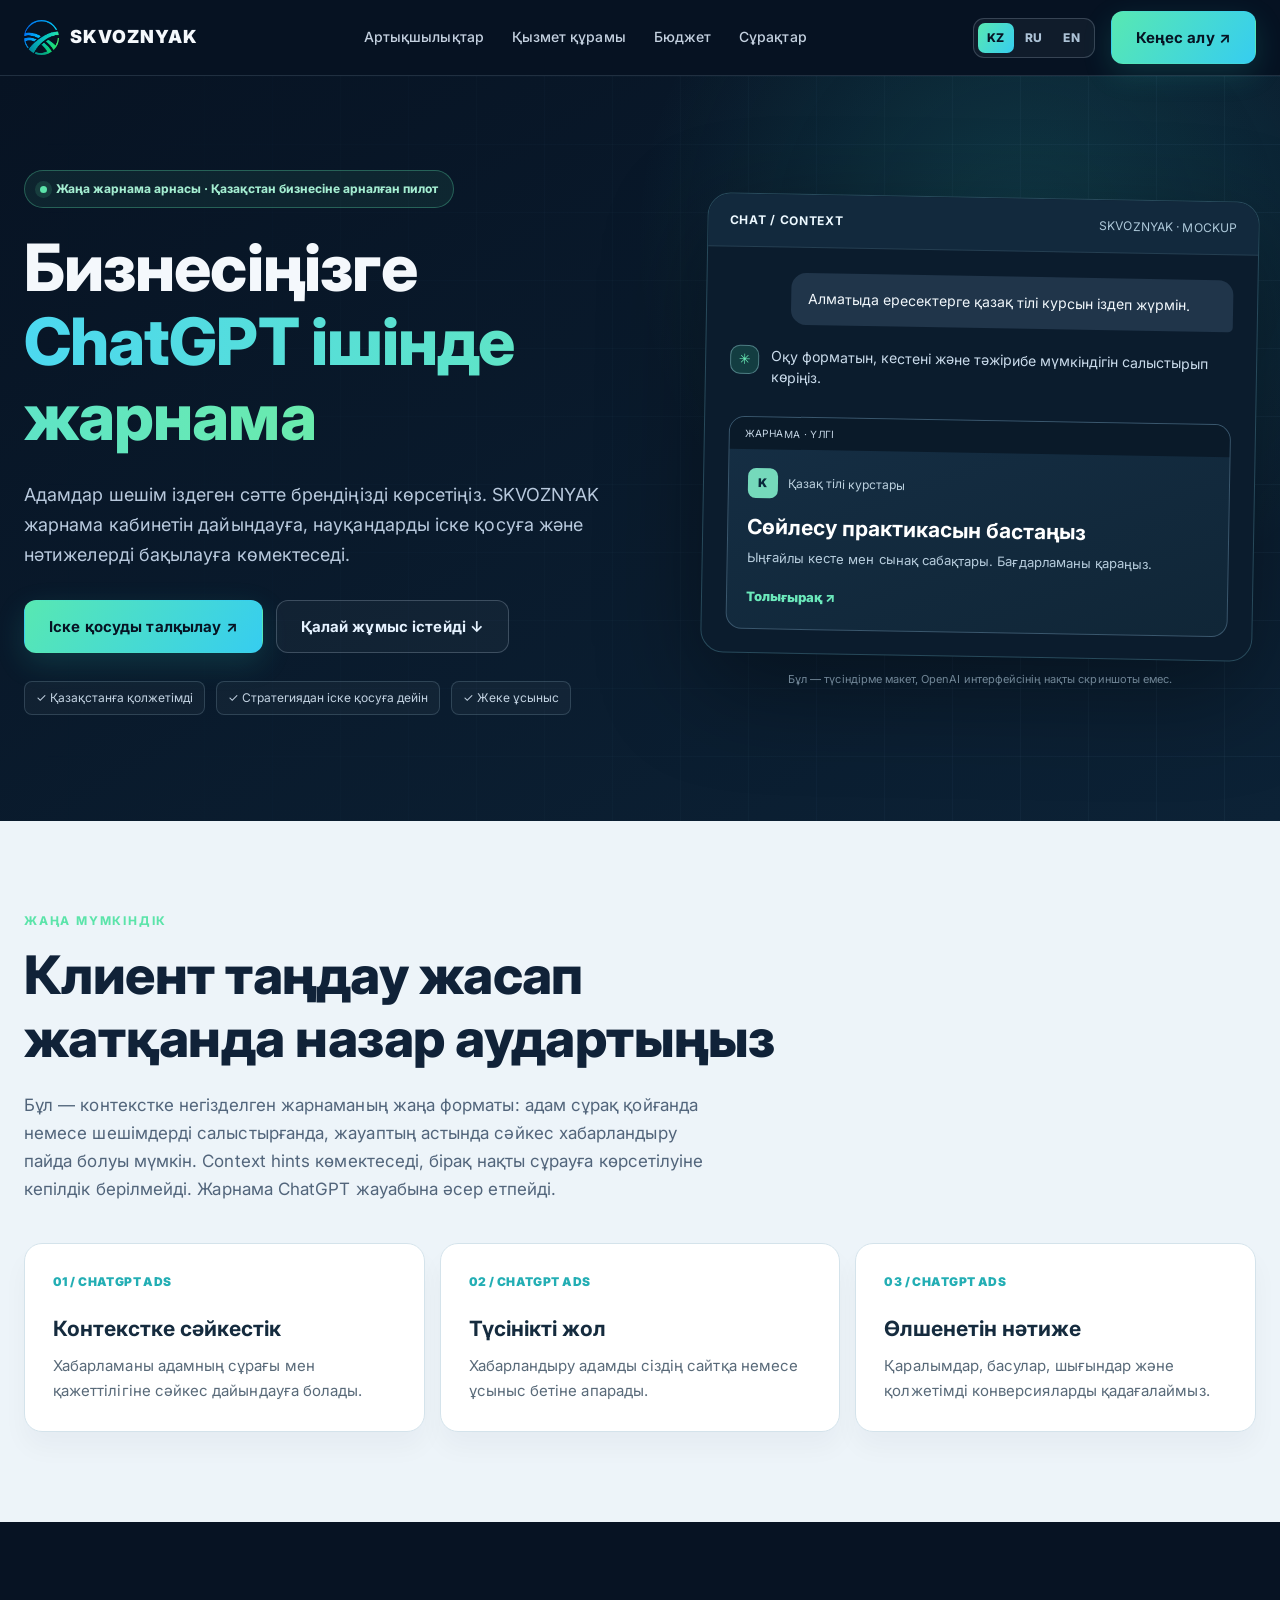
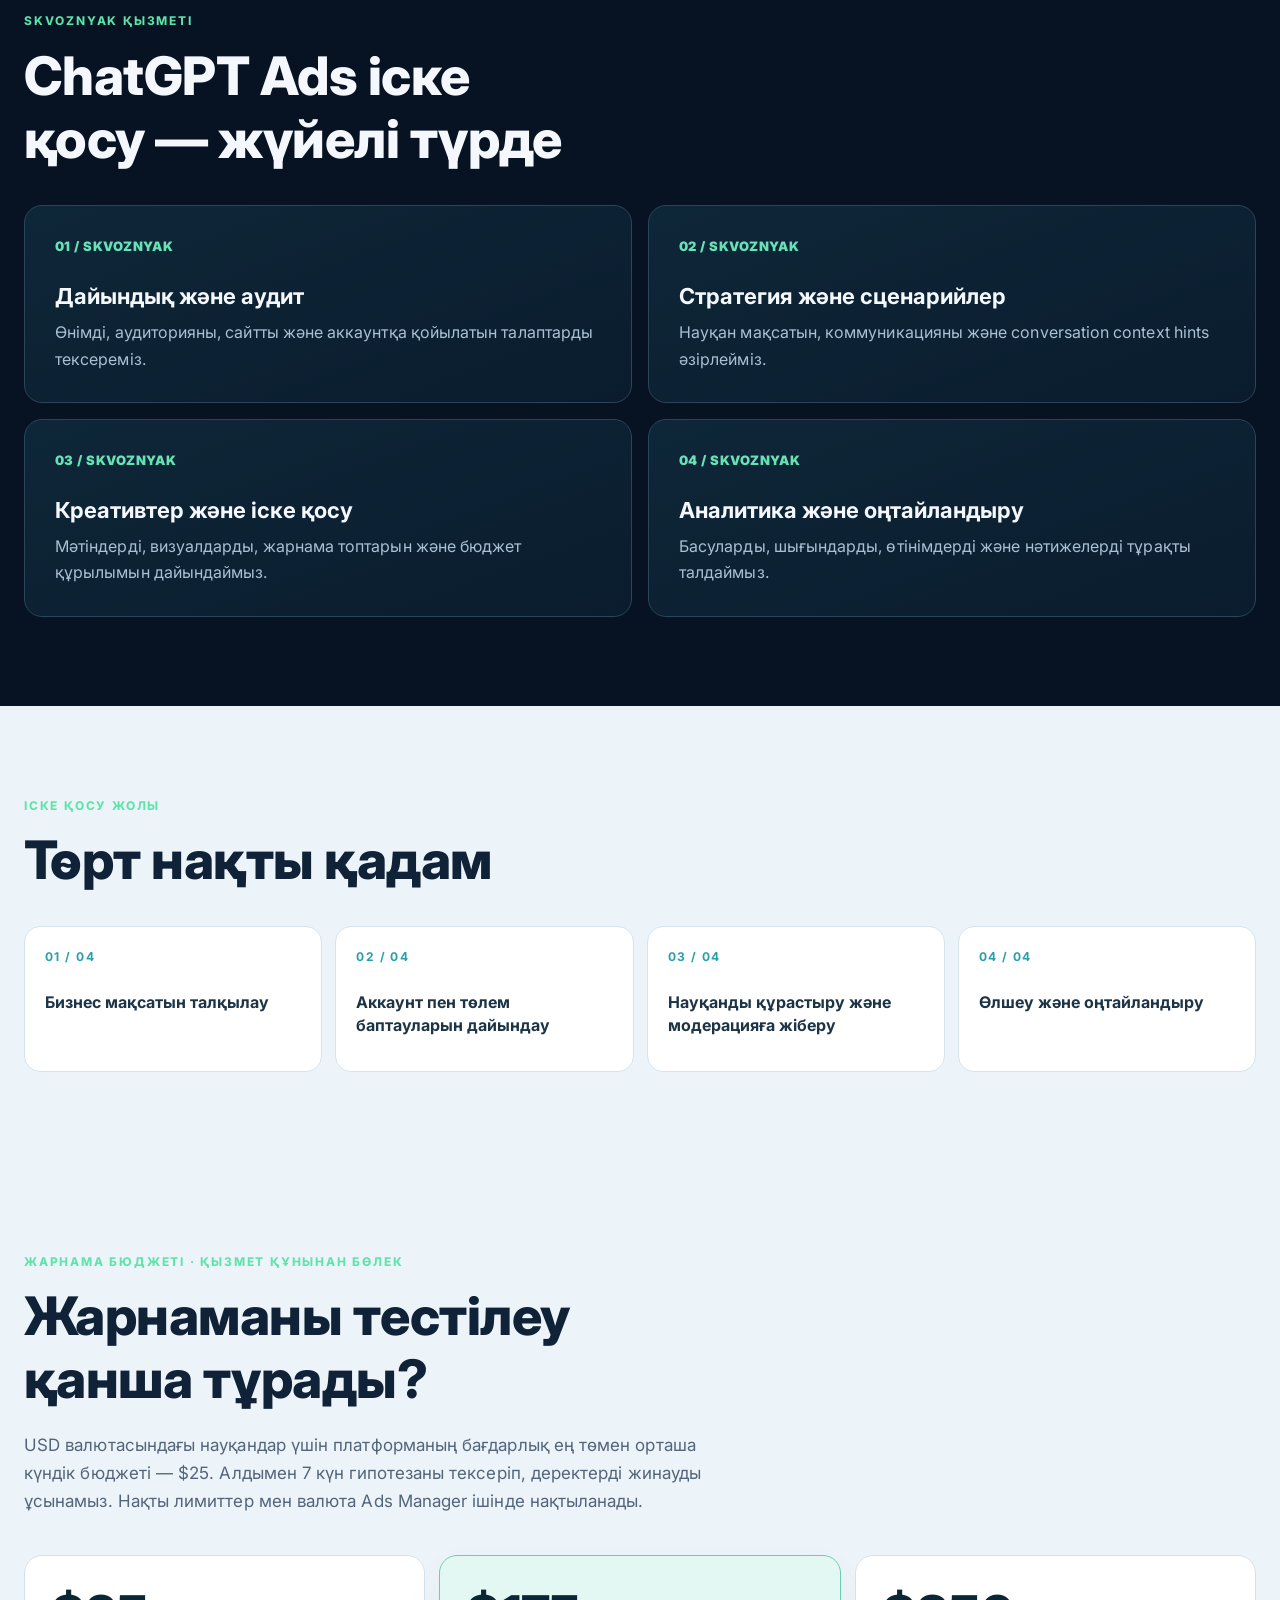
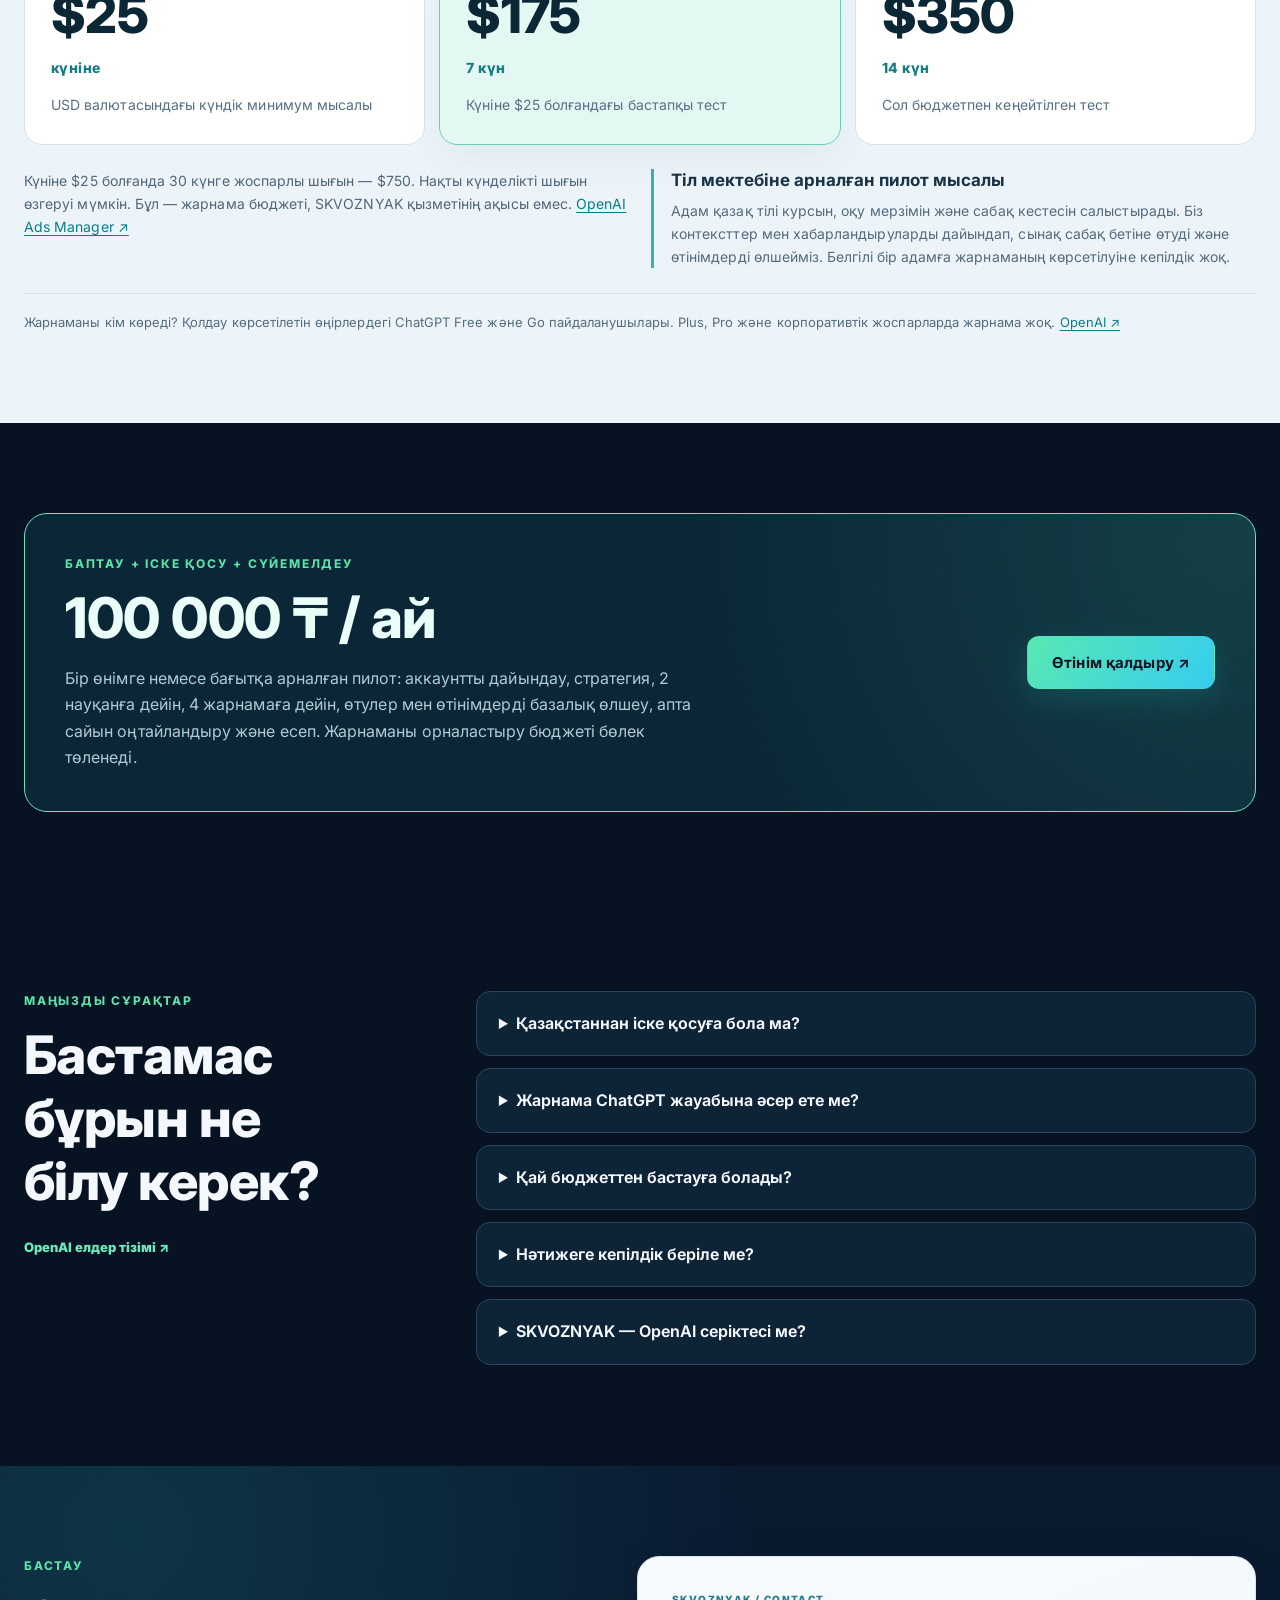
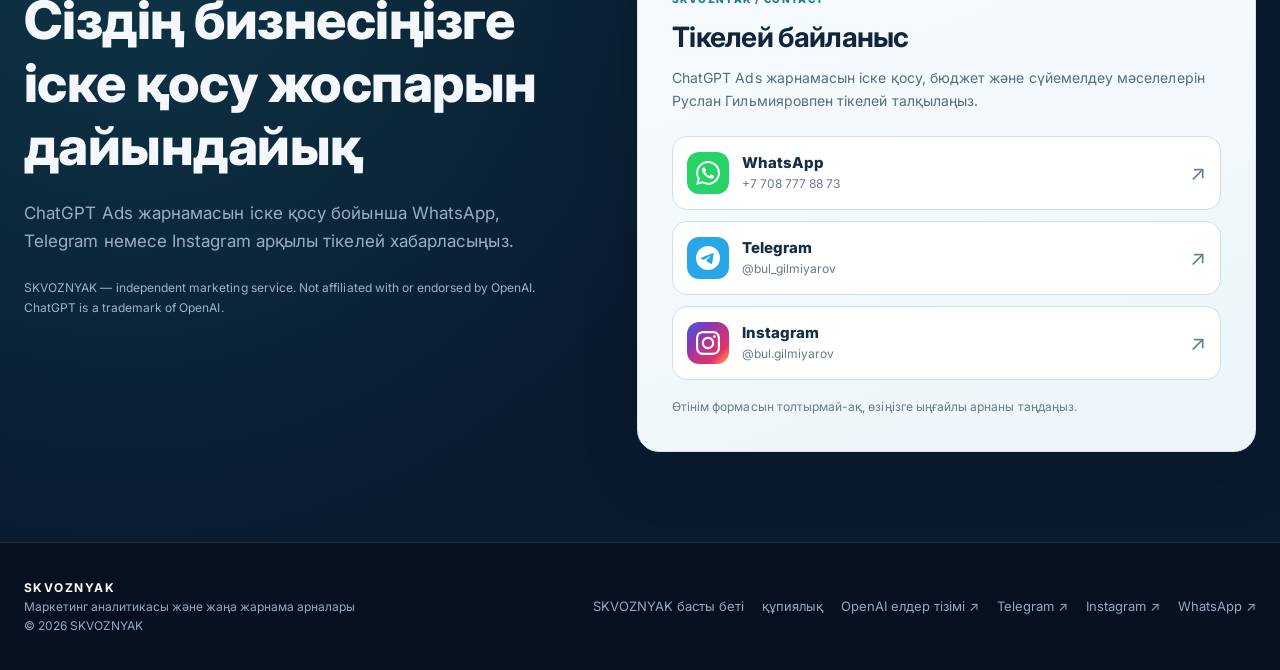
<file: gptads/index.html>
<!doctype html>
<html lang="kk"><head><meta charset="utf-8"><meta name="viewport" content="width=device-width,initial-scale=1">
<meta name="theme-color" content="#071323"><meta name="robots" content="index,follow"><meta name="description" content="Қазақстандағы бизнеске ChatGPT Ads жарнамасын іске қосу: стратегия, баптау, креативтер және нәтижелерді талдау. Сүйемелдеу айына 100 000 ₸ бастап. Жарнама бюджеті бөлек.">
<title>ChatGPT жүйесіндегі жарнама — іске қосу және сүйемелдеу | SKVOZNYAK</title><link rel="canonical" href="https://skvoznyak.kz/gptads/">
<meta property="og:type" content="website"><meta property="og:title" content="ChatGPT жүйесіндегі жарнама — іске қосу және сүйемелдеу | SKVOZNYAK"><meta property="og:description" content="Қазақстандағы бизнеске ChatGPT Ads жарнамасын іске қосу: стратегия, баптау, креативтер және нәтижелерді талдау. Жеке коммерциялық ұсыныс."><meta property="og:url" content="https://skvoznyak.kz/gptads/"><meta property="og:image" content="https://skvoznyak.kz/assets/skvoznyak-logo.webp">
<link rel="icon" href="/assets/favicon.svg" type="image/svg+xml">
<link rel="alternate" hreflang="kk-KZ" href="https://skvoznyak.kz/gptads/">
<link rel="alternate" hreflang="ru-KZ" href="https://skvoznyak.kz/gptads/ru/">
<link rel="alternate" hreflang="en" href="https://skvoznyak.com/gptads/">
<link rel="alternate" hreflang="x-default" href="https://skvoznyak.com/gptads/">
<link rel="stylesheet" href="/assets/styles.css?v=20261022-gpt-contact-icons-v2">
<link rel="stylesheet" href="/assets/gptads.css?v=20261022-gpt-contact-icons-v2">
<script>if(/^(www\.)?skvoznyak\.com$/i.test(location.hostname)&&/^\/gptads\/?(?:index\.html)?$/.test(location.pathname)){location.replace("/gptads/en/"+location.search+location.hash)}</script>
</head><body class="gpt-page">
<header class="topbar"><div class="container topbar-inner">
<a class="logo" href="/gptads/" aria-label="SKVOZNYAK"><span class="logo-mark" aria-hidden="true"></span><span>SKVOZNYAK</span></a>
<nav class="nav" id="site-nav" data-menu aria-label="Navigation">
<a href="#benefits">Артықшылықтар</a><a href="#service">Қызмет құрамы</a><a href="#budget">Бюджет</a><a href="#faq">Сұрақтар</a>
</nav><div class="nav-right"><nav class="language-switch" aria-label="Language"><a class="locale-link is-active" href="/gptads/kz/" lang="kk" hreflang="kk" aria-current="page">KZ</a><a class="locale-link " href="/gptads/ru/" lang="ru" hreflang="ru">RU</a><a class="locale-link " href="/gptads/en/" lang="en" hreflang="en">EN</a></nav>
<a class="button button-primary" href="#contact">Кеңес алу ↗</a>
<button class="mobile-menu-btn" data-menu-button aria-label="Menu" aria-expanded="false" aria-controls="site-nav">☰</button></div></div></header>
<main>
<section class="gpt-hero"><div class="container gpt-hero-grid">
<div><div class="gpt-pill"><span class="pulse" aria-hidden="true"></span>Жаңа жарнама арнасы · Қазақстан бизнесіне арналған пилот</div>
<h1>Бизнесіңізге<br><span class="gradient-text">ChatGPT ішінде жарнама</span></h1>
<p class="hero-desc">Адамдар шешім іздеген сәтте брендіңізді көрсетіңіз. SKVOZNYAK жарнама кабинетін дайындауға, науқандарды іске қосуға және нәтижелерді бақылауға көмектеседі.</p>
<div class="hero-actions"><a href="#contact" class="button button-primary">Іске қосуды талқылау ↗</a><a href="#benefits" class="button button-outline">Қалай жұмыс істейді ↓</a></div>
<div class="gpt-mini-benefits"><span>✓ Қазақстанға қолжетімді</span><span>✓ Стратегиядан іске қосуға дейін</span><span>✓ Жеке ұсыныс</span></div></div>
<div><div class="gpt-chat" aria-label="Жарнаманың шартты мысалы"><div class="gpt-chat-top"><b>CHAT / CONTEXT</b><span>SKVOZNYAK · MOCKUP</span></div>
<div class="gpt-chat-body"><div class="gpt-you">Алматыда ересектерге қазақ тілі курсын іздеп жүрмін.</div><div class="gpt-ai"><span class="gpt-ai-mark" aria-hidden="true">✳</span><span>Оқу форматын, кестені және тәжірибе мүмкіндігін салыстырып көріңіз.</span></div>
<div class="gpt-sponsor"><div class="gpt-sponsored-label">ЖАРНАМА · ҮЛГІ</div><div class="gpt-sponsor-content">
<div class="gpt-brand"><span class="gpt-brand-logo" aria-hidden="true">K</span>Қазақ тілі курстары</div><h3>Сөйлесу практикасын бастаңыз</h3>
<p>Ыңғайлы кесте мен сынақ сабақтары. Бағдарламаны қараңыз.</p><span class="gpt-sponsor-action">Толығырақ ↗</span></div></div></div></div>
<p class="gpt-mock-note">Бұл — түсіндірме макет, OpenAI интерфейсінің нақты скриншоты емес.</p></div></div></section>
<section class="section section-light" id="benefits"><div class="container">
<div class="gpt-section-heading"><div class="eyebrow">Жаңа мүмкіндік</div><h2>Клиент таңдау жасап жатқанда назар аудартыңыз</h2><p class="section-lead">Бұл — контекстке негізделген жарнаманың жаңа форматы: адам сұрақ қойғанда немесе шешімдерді салыстырғанда, жауаптың астында сәйкес хабарландыру пайда болуы мүмкін. Context hints көмектеседі, бірақ нақты сұрауға көрсетілуіне кепілдік берілмейді. Жарнама ChatGPT жауабына әсер етпейді.</p></div>
<div class="gpt-benefit-grid"><article class="gpt-benefit"><div class="gpt-benefit-index">01 / CHATGPT ADS</div><h3>Контекстке сәйкестік</h3><p>Хабарламаны адамның сұрағы мен қажеттілігіне сәйкес дайындауға болады.</p></article><article class="gpt-benefit"><div class="gpt-benefit-index">02 / CHATGPT ADS</div><h3>Түсінікті жол</h3><p>Хабарландыру адамды сіздің сайтқа немесе ұсыныс бетіне апарады.</p></article><article class="gpt-benefit"><div class="gpt-benefit-index">03 / CHATGPT ADS</div><h3>Өлшенетін нәтиже</h3><p>Қаралымдар, басулар, шығындар және қолжетімді конверсияларды қадағалаймыз.</p></article></div></div></section>
<section class="section" id="service"><div class="container">
<div class="gpt-section-heading"><div class="eyebrow">SKVOZNYAK қызметі</div><h2>ChatGPT Ads іске қосу — жүйелі түрде</h2></div>
<div class="gpt-service-grid"><article class="gpt-service"><div class="gpt-service-number">01 / SKVOZNYAK</div><h3>Дайындық және аудит</h3><p>Өнімді, аудиторияны, сайтты және аккаунтқа қойылатын талаптарды тексереміз.</p></article><article class="gpt-service"><div class="gpt-service-number">02 / SKVOZNYAK</div><h3>Стратегия және сценарийлер</h3><p>Науқан мақсатын, коммуникацияны және conversation context hints әзірлейміз.</p></article><article class="gpt-service"><div class="gpt-service-number">03 / SKVOZNYAK</div><h3>Креативтер және іске қосу</h3><p>Мәтіндерді, визуалдарды, жарнама топтарын және бюджет құрылымын дайындаймыз.</p></article><article class="gpt-service"><div class="gpt-service-number">04 / SKVOZNYAK</div><h3>Аналитика және оңтайландыру</h3><p>Басуларды, шығындарды, өтінімдерді және нәтижелерді тұрақты талдаймыз.</p></article></div></div></section>
<section class="section section-light" id="steps"><div class="container">
<div class="gpt-section-heading"><div class="eyebrow">Іске қосу жолы</div><h2>Төрт нақты қадам</h2></div>
<div class="gpt-steps"><div class="gpt-step"><b>01 / 04</b><strong>Бизнес мақсатын талқылау</strong></div><div class="gpt-step"><b>02 / 04</b><strong>Аккаунт пен төлем баптауларын дайындау</strong></div><div class="gpt-step"><b>03 / 04</b><strong>Науқанды құрастыру және модерацияға жіберу</strong></div><div class="gpt-step"><b>04 / 04</b><strong>Өлшеу және оңтайландыру</strong></div></div></div></section>

<section class="section section-light gpt-budget" id="budget"><div class="container">
<div class="gpt-section-heading"><div class="eyebrow">Жарнама бюджеті · қызмет құнынан бөлек</div><h2>Жарнаманы тестілеу қанша тұрады?</h2><p class="section-lead">USD валютасындағы науқандар үшін платформаның бағдарлық ең төмен орташа күндік бюджеті — $25. Алдымен 7 күн гипотезаны тексеріп, деректерді жинауды ұсынамыз. Нақты лимиттер мен валюта Ads Manager ішінде нақтыланады.</p></div>
<div class="gpt-budget-cards"><div class="gpt-budget-card"><strong class="gpt-budget-value">$25</strong><span class="gpt-budget-term">күніне</span><p>USD валютасындағы күндік минимум мысалы</p></div><div class="gpt-budget-card is-focus"><strong class="gpt-budget-value">$175</strong><span class="gpt-budget-term">7 күн</span><p>Күніне $25 болғандағы бастапқы тест</p></div><div class="gpt-budget-card"><strong class="gpt-budget-value">$350</strong><span class="gpt-budget-term">14 күн</span><p>Сол бюджетпен кеңейтілген тест</p></div></div>
<div class="gpt-budget-under"><p>Күніне $25 болғанда 30 күнге жоспарлы шығын — $750. Нақты күнделікті шығын өзгеруі мүмкін. Бұл — жарнама бюджеті, SKVOZNYAK қызметінің ақысы емес. <a href="https://help.openai.com/en/articles/20001210-create-campaigns-for-chatgpt-ads" target="_blank" rel="noopener noreferrer">OpenAI Ads Manager ↗</a></p>
<div class="gpt-pilot-example"><h3>Тіл мектебіне арналған пилот мысалы</h3><p>Адам қазақ тілі курсын, оқу мерзімін және сабақ кестесін салыстырады. Біз контексттер мен хабарландыруларды дайындап, сынақ сабақ бетіне өтуді және өтінімдерді өлшейміз. Белгілі бір адамға жарнаманың көрсетілуіне кепілдік жоқ.</p></div></div>
<p class="gpt-audience">Жарнаманы кім көреді? Қолдау көрсетілетін өңірлердегі ChatGPT Free және Go пайдаланушылары. Plus, Pro және корпоративтік жоспарларда жарнама жоқ. <a href="https://help.openai.com/en/articles/20001207-ads-in-chatgpt-the-basics" target="_blank" rel="noopener noreferrer">OpenAI ↗</a></p>
</div></section><section class="section gpt-fee"><div class="container"><div class="gpt-quote">
<div><div class="eyebrow">Баптау + іске қосу + сүйемелдеу</div><h2>100 000 ₸ / ай</h2><p>Бір өнімге немесе бағытқа арналған пилот: аккаунтты дайындау, стратегия, 2 науқанға дейін, 4 жарнамаға дейін, өтулер мен өтінімдерді базалық өлшеу, апта сайын оңтайландыру және есеп. Жарнаманы орналастыру бюджеті бөлек төленеді.</p></div>
<a href="#contact" class="button button-primary">Өтінім қалдыру ↗</a></div></div></section>
<section class="section gpt-faq" id="faq"><div class="container gpt-faq-layout">
<div><div class="eyebrow">Маңызды сұрақтар</div><h2>Бастамас бұрын не білу керек?</h2>
<a href="https://openai.com/index/chatgpt-ads-expands-26-new-countries/" rel="noopener noreferrer" target="_blank" class="gpt-sponsor-action">OpenAI елдер тізімі ↗</a></div>
<div><details><summary>Қазақстаннан іске қосуға бола ма?</summary><p>2026 жылғы 21 қазанда OpenAI жарнаманы тағы 26 елге кеңейтетінін хабарлады. Қазақстан жаңа нарықтар туралы сыртқы тізімдерде аталады, бірақ Ads Manager ресми елдер тізімі кешігіп жаңаруы мүмкін. Іске қоспас бұрын нақты компанияға қолжетімділікті, төлемді және географияны тексереміз.</p></details><details><summary>Жарнама ChatGPT жауабына әсер ете ме?</summary><p>Жоқ. Жарнама жауаптан бөлек белгіленеді, ал жарнама берушілер жеке чаттарға қол жеткізе алмайды.</p></details><details><summary>Қай бюджеттен бастауға болады?</summary><p>USD валютасындағы науқан үшін бағдар — күніне $25: 7 күнге $175. SKVOZNYAK іске қосу және бір ай сүйемелдеу ақысы — 100 000 ₸, жарнама шығыны бөлек.</p></details><details><summary>Нәтижеге кепілдік беріле ме?</summary><p>Жоқ. Нәтиже ұсынысқа, жарнама сәйкестігіне, бюджетке және сайтқа байланысты. Біз гипотезаларды өлшеп, жақсартамыз.</p></details><details><summary>SKVOZNYAK — OpenAI серіктесі ме?</summary><p>Жоқ. SKVOZNYAK — тәуелсіз маркетинг қызметі. Бұл бет OpenAI-дің ресми сайты немесе серіктестік туралы мәлімдеме емес.</p></details></div></div></section>
<section class="section cta-section gpt-contact" id="contact"><div class="container cta-grid"><div class="cta-intro">
<div class="eyebrow">Бастау</div><h2>Сіздің бизнесіңізге іске қосу жоспарын дайындайық</h2><p class="section-lead">ChatGPT Ads жарнамасын іске қосу бойынша WhatsApp, Telegram немесе Instagram арқылы тікелей хабарласыңыз.</p>
<p class="gpt-note-legal">SKVOZNYAK — independent marketing service. Not affiliated with or endorsed by OpenAI. ChatGPT is a trademark of OpenAI.</p>
</div>
<div class="direct-contact-card" aria-label="SKVOZNYAK contact"><div class="direct-contact-eyebrow">SKVOZNYAK / CONTACT</div><h3>Тікелей байланыс</h3><p>ChatGPT Ads жарнамасын іске қосу, бюджет және сүйемелдеу мәселелерін Руслан Гильмияровпен тікелей талқылаңыз.</p><div class="direct-contact-options">
<a class="direct-contact-option" href="https://wa.me/77087778873" target="_blank" rel="noopener noreferrer" aria-label="WhatsApp чатын ашу +7 708 777 88 73"><span class="contact-channel-icon is-whatsapp" aria-hidden="true"><svg viewBox="0 0 24 24" fill="currentColor" aria-hidden="true" focusable="false"><path d="M17.472 14.382c-.297-.149-1.758-.867-2.03-.967-.273-.099-.471-.148-.67.15-.197.297-.767.966-.94 1.164-.173.199-.347.223-.644.075-.297-.15-1.255-.463-2.39-1.475-.883-.788-1.48-1.761-1.653-2.059-.173-.297-.018-.458.13-.606.134-.133.298-.347.446-.52.149-.174.198-.298.298-.497.099-.198.05-.371-.025-.52-.075-.149-.669-1.612-.916-2.207-.242-.579-.487-.5-.669-.51-.173-.008-.371-.01-.57-.01-.198 0-.52.074-.792.372-.272.297-1.04 1.016-1.04 2.479 0 1.462 1.065 2.875 1.213 3.074.149.198 2.096 3.2 5.077 4.487.709.306 1.262.489 1.694.625.712.227 1.36.195 1.871.118.571-.085 1.758-.719 2.006-1.413.248-.694.248-1.289.173-1.413-.074-.124-.272-.198-.57-.347m-5.421 7.403h-.004a9.87 9.87 0 01-5.031-1.378l-.361-.214-3.741.982.998-3.648-.235-.374a9.86 9.86 0 01-1.51-5.26c.001-5.45 4.436-9.884 9.888-9.884 2.64 0 5.122 1.03 6.988 2.898a9.825 9.825 0 012.893 6.994c-.003 5.45-4.437 9.884-9.885 9.884m8.413-18.297A11.815 11.815 0 0012.05 0C5.495 0 .16 5.335.157 11.892c0 2.096.547 4.142 1.588 5.945L.057 24l6.305-1.654a11.882 11.882 0 005.683 1.448h.005c6.554 0 11.89-5.335 11.893-11.893a11.821 11.821 0 00-3.48-8.413Z"/></svg></span><span class="direct-contact-info"><strong>WhatsApp</strong><small>+7 708 777 88 73</small></span><span class="contact-arrow" aria-hidden="true">↗</span></a>

<a class="direct-contact-option" href="https://t.me/bul_gilmiyarov" target="_blank" rel="noopener noreferrer" aria-label="Telegram @bul_gilmiyarov"><span class="contact-channel-icon is-telegram" aria-hidden="true"><svg class="contact-channel-svg" xmlns="http://www.w3.org/2000/svg" viewBox="0 0 24 24" fill="currentColor" focusable="false" aria-hidden="true"><path d="M11.944 0A12 12 0 0 0 0 12a12 12 0 0 0 12 12 12 12 0 0 0 12-12A12 12 0 0 0 12 0a12 12 0 0 0-.056 0zm4.962 7.224c.1-.002.321.023.465.14a.506.506 0 0 1 .171.325c.016.093.036.306.02.472-.18 1.898-.962 6.502-1.36 8.627-.168.9-.499 1.201-.82 1.23-.696.065-1.225-.46-1.9-.902-1.056-.693-1.653-1.124-2.678-1.8-1.185-.78-.417-1.21.258-1.91.177-.184 3.247-2.977 3.307-3.23.007-.032.014-.15-.056-.212s-.174-.041-.249-.024c-.106.024-1.793 1.14-5.061 3.345-.48.33-.913.49-1.302.48-.428-.008-1.252-.241-1.865-.44-.752-.245-1.349-.374-1.297-.789.027-.216.325-.437.893-.663 3.498-1.524 5.83-2.529 6.998-3.014 3.332-1.386 4.025-1.627 4.476-1.635z"/></svg></span><span class="direct-contact-info"><strong>Telegram</strong><small>@bul_gilmiyarov</small></span><span class="contact-arrow" aria-hidden="true">↗</span></a>
<a class="direct-contact-option" href="https://instagram.com/bul.gilmiyarov" target="_blank" rel="noopener noreferrer" aria-label="Instagram @bul.gilmiyarov"><span class="contact-channel-icon is-instagram" aria-hidden="true"><svg class="contact-channel-svg" xmlns="http://www.w3.org/2000/svg" viewBox="0 0 24 24" fill="currentColor" focusable="false" aria-hidden="true"><path d="M7.0301.084c-1.2768.0602-2.1487.264-2.911.5634-.7888.3075-1.4575.72-2.1228 1.3877-.6652.6677-1.075 1.3368-1.3802 2.127-.2954.7638-.4956 1.6365-.552 2.914-.0564 1.2775-.0689 1.6882-.0626 4.947.0062 3.2586.0206 3.6671.0825 4.9473.061 1.2765.264 2.1482.5635 2.9107.308.7889.72 1.4573 1.388 2.1228.6679.6655 1.3365 1.0743 2.1285 1.38.7632.295 1.6361.4961 2.9134.552 1.2773.056 1.6884.069 4.9462.0627 3.2578-.0062 3.668-.0207 4.9478-.0814 1.28-.0607 2.147-.2652 2.9098-.5633.7889-.3086 1.4578-.72 2.1228-1.3881.665-.6682 1.0745-1.3378 1.3795-2.1284.2957-.7632.4966-1.636.552-2.9124.056-1.2809.0692-1.6898.063-4.948-.0063-3.2583-.021-3.6668-.0817-4.9465-.0607-1.2797-.264-2.1487-.5633-2.9117-.3084-.7889-.72-1.4568-1.3876-2.1228C21.2982 1.33 20.628.9208 19.8378.6165 19.074.321 18.2017.1197 16.9244.0645 15.6471.0093 15.236-.005 11.977.0014 8.718.0076 8.31.0215 7.0301.0839m.1402 21.6932c-1.17-.0509-1.8053-.2453-2.2287-.408-.5606-.216-.96-.4771-1.3819-.895-.422-.4178-.6811-.8186-.9-1.378-.1644-.4234-.3624-1.058-.4171-2.228-.0595-1.2645-.072-1.6442-.079-4.848-.007-3.2037.0053-3.583.0607-4.848.05-1.169.2456-1.805.408-2.2282.216-.5613.4762-.96.895-1.3816.4188-.4217.8184-.6814 1.3783-.9003.423-.1651 1.0575-.3614 2.227-.4171 1.2655-.06 1.6447-.072 4.848-.079 3.2033-.007 3.5835.005 4.8495.0608 1.169.0508 1.8053.2445 2.228.408.5608.216.96.4754 1.3816.895.4217.4194.6816.8176.9005 1.3787.1653.4217.3617 1.056.4169 2.2263.0602 1.2655.0739 1.645.0796 4.848.0058 3.203-.0055 3.5834-.061 4.848-.051 1.17-.245 1.8055-.408 2.2294-.216.5604-.4763.96-.8954 1.3814-.419.4215-.8181.6811-1.3783.9-.4224.1649-1.0577.3617-2.2262.4174-1.2656.0595-1.6448.072-4.8493.079-3.2045.007-3.5825-.006-4.848-.0608M16.953 5.5864A1.44 1.44 0 1 0 18.39 4.144a1.44 1.44 0 0 0-1.437 1.4424M5.8385 12.012c.0067 3.4032 2.7706 6.1557 6.173 6.1493 3.4026-.0065 6.157-2.7701 6.1506-6.1733-.0065-3.4032-2.771-6.1565-6.174-6.1498-3.403.0067-6.156 2.771-6.1496 6.1738M8 12.0077a4 4 0 1 1 4.008 3.9921A3.9996 3.9996 0 0 1 8 12.0077"/></svg></span><span class="direct-contact-info"><strong>Instagram</strong><small>@bul.gilmiyarov</small></span><span class="contact-arrow" aria-hidden="true">↗</span></a>
</div><p class="direct-contact-footnote">Өтінім формасын толтырмай-ақ, өзіңізге ыңғайлы арнаны таңдаңыз.</p></div></div></section></main>
<footer class="footer"><div class="container footer-inner"><div><strong style="color:#fff;letter-spacing:.12em">SKVOZNYAK</strong><div>Маркетинг аналитикасы және жаңа жарнама арналары</div><div>© <span data-year>2026</span> SKVOZNYAK</div></div>
<div class="footer-links gpt-footer-links"><a href="/">SKVOZNYAK басты беті</a><a href="/privacy/">құпиялық</a><a href="https://help.openai.com/en/articles/20001245-ads-manager-availability" rel="noopener noreferrer" target="_blank">OpenAI елдер тізімі ↗</a><a href="https://t.me/bul_gilmiyarov" target="_blank" rel="noopener noreferrer">Telegram ↗</a><a href="https://instagram.com/bul.gilmiyarov" target="_blank" rel="noopener noreferrer">Instagram ↗</a><a href="https://wa.me/77087778873" target="_blank" rel="noopener noreferrer">WhatsApp ↗</a></div>
</div></footer><script src="/assets/site.js?v=20261021-gpt-motion-v8" defer></script>
</body></html>
</file>
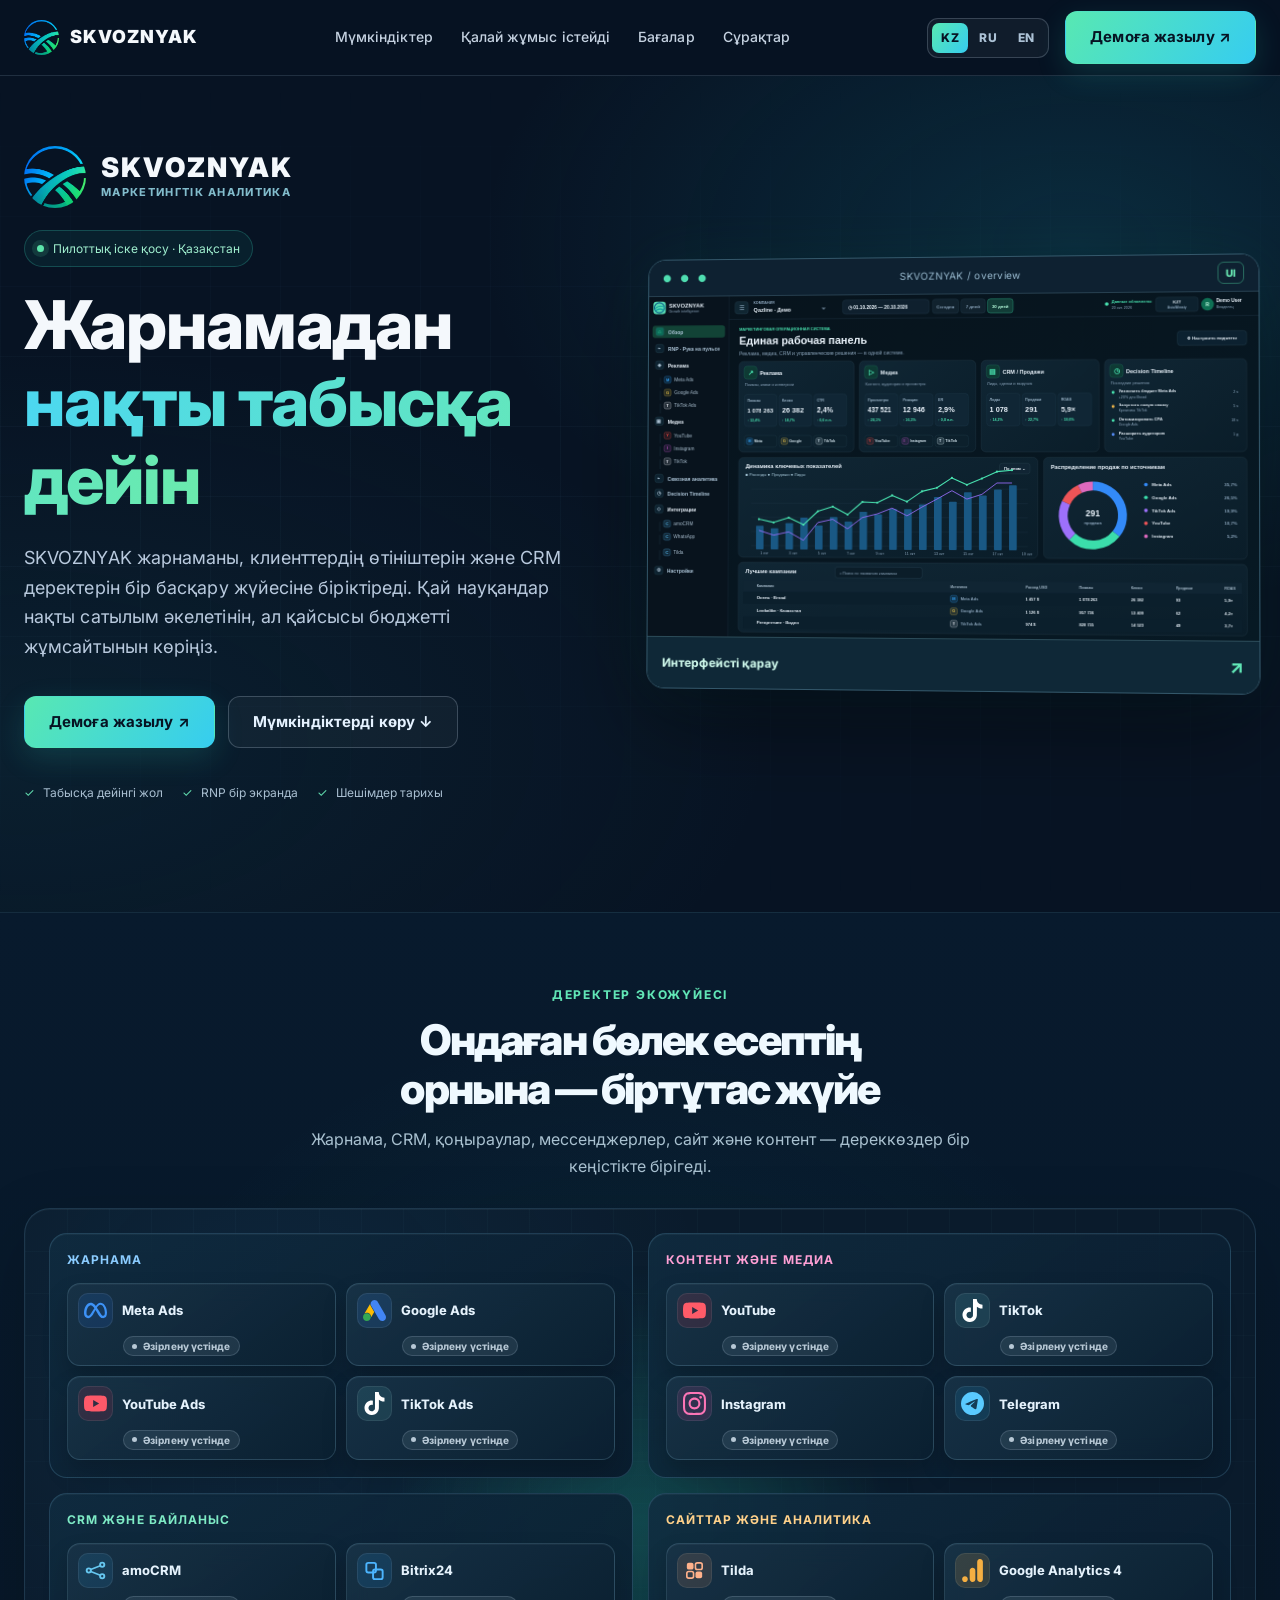
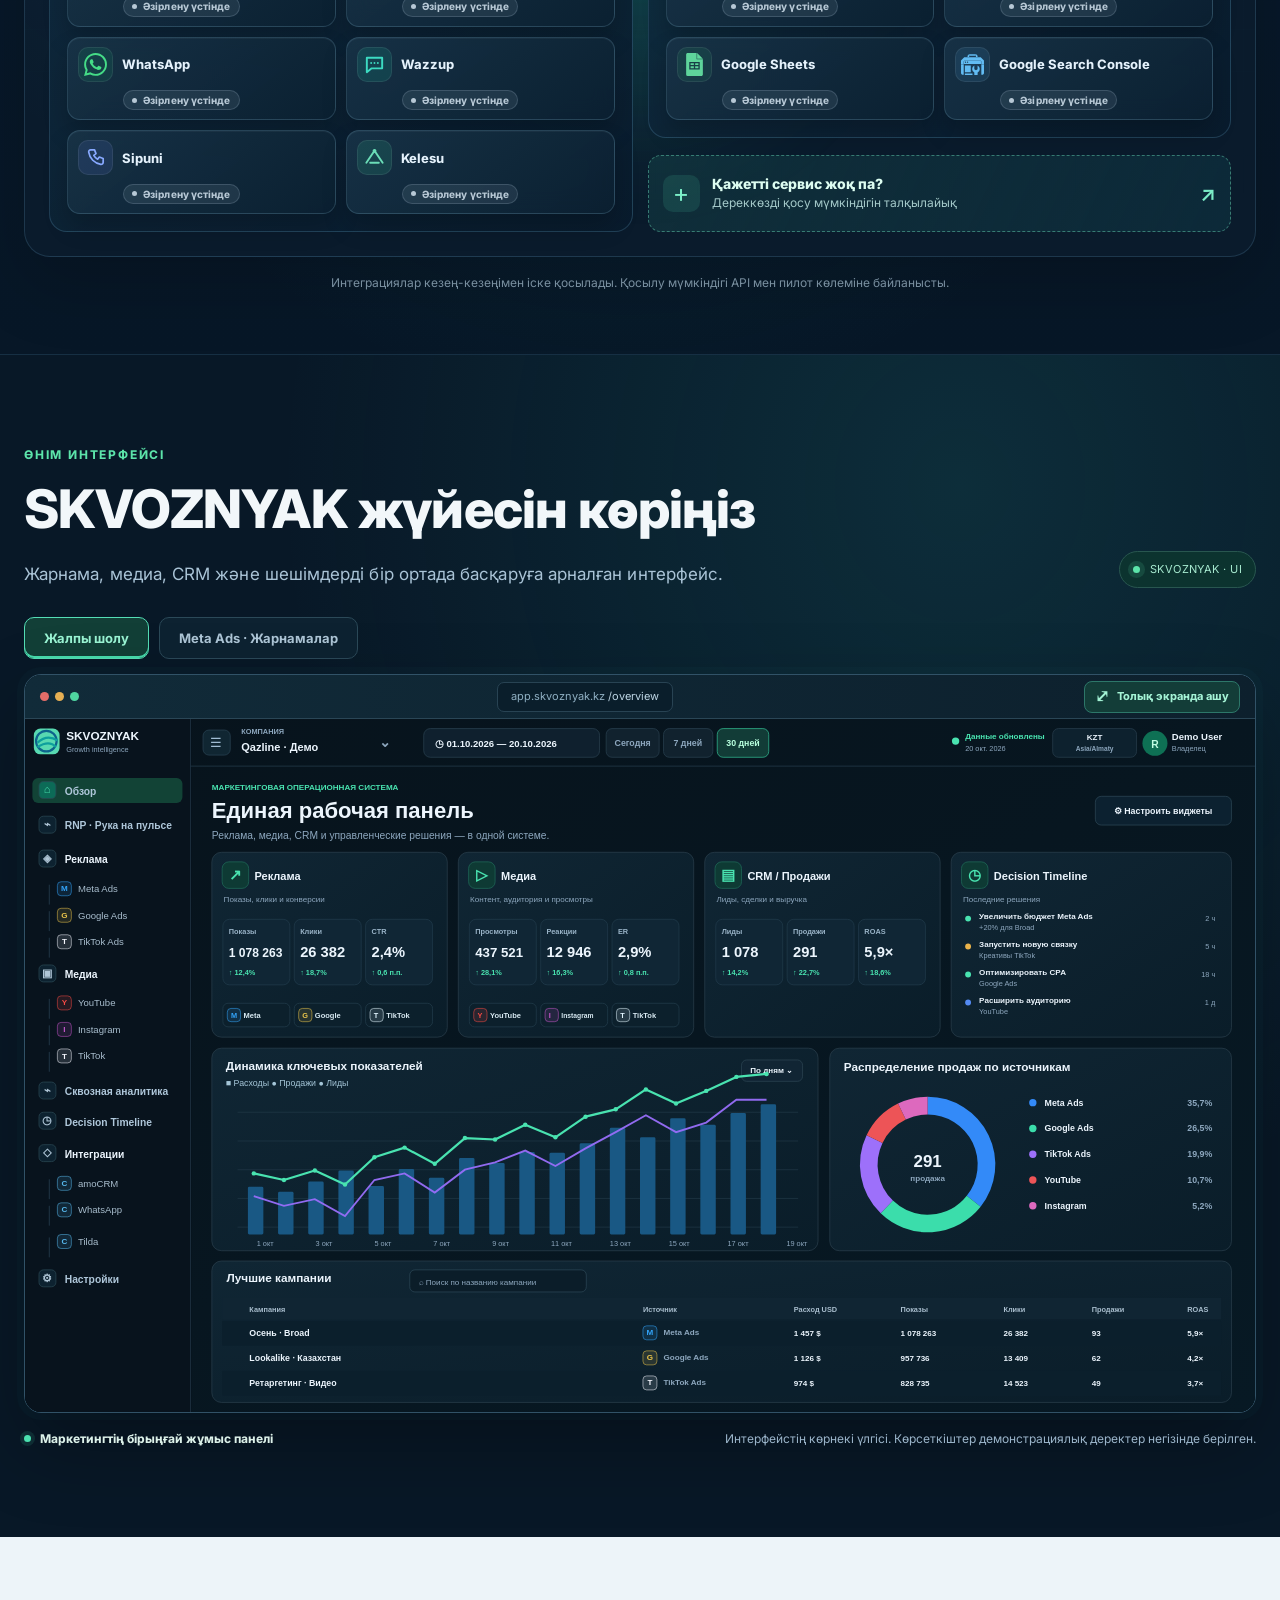
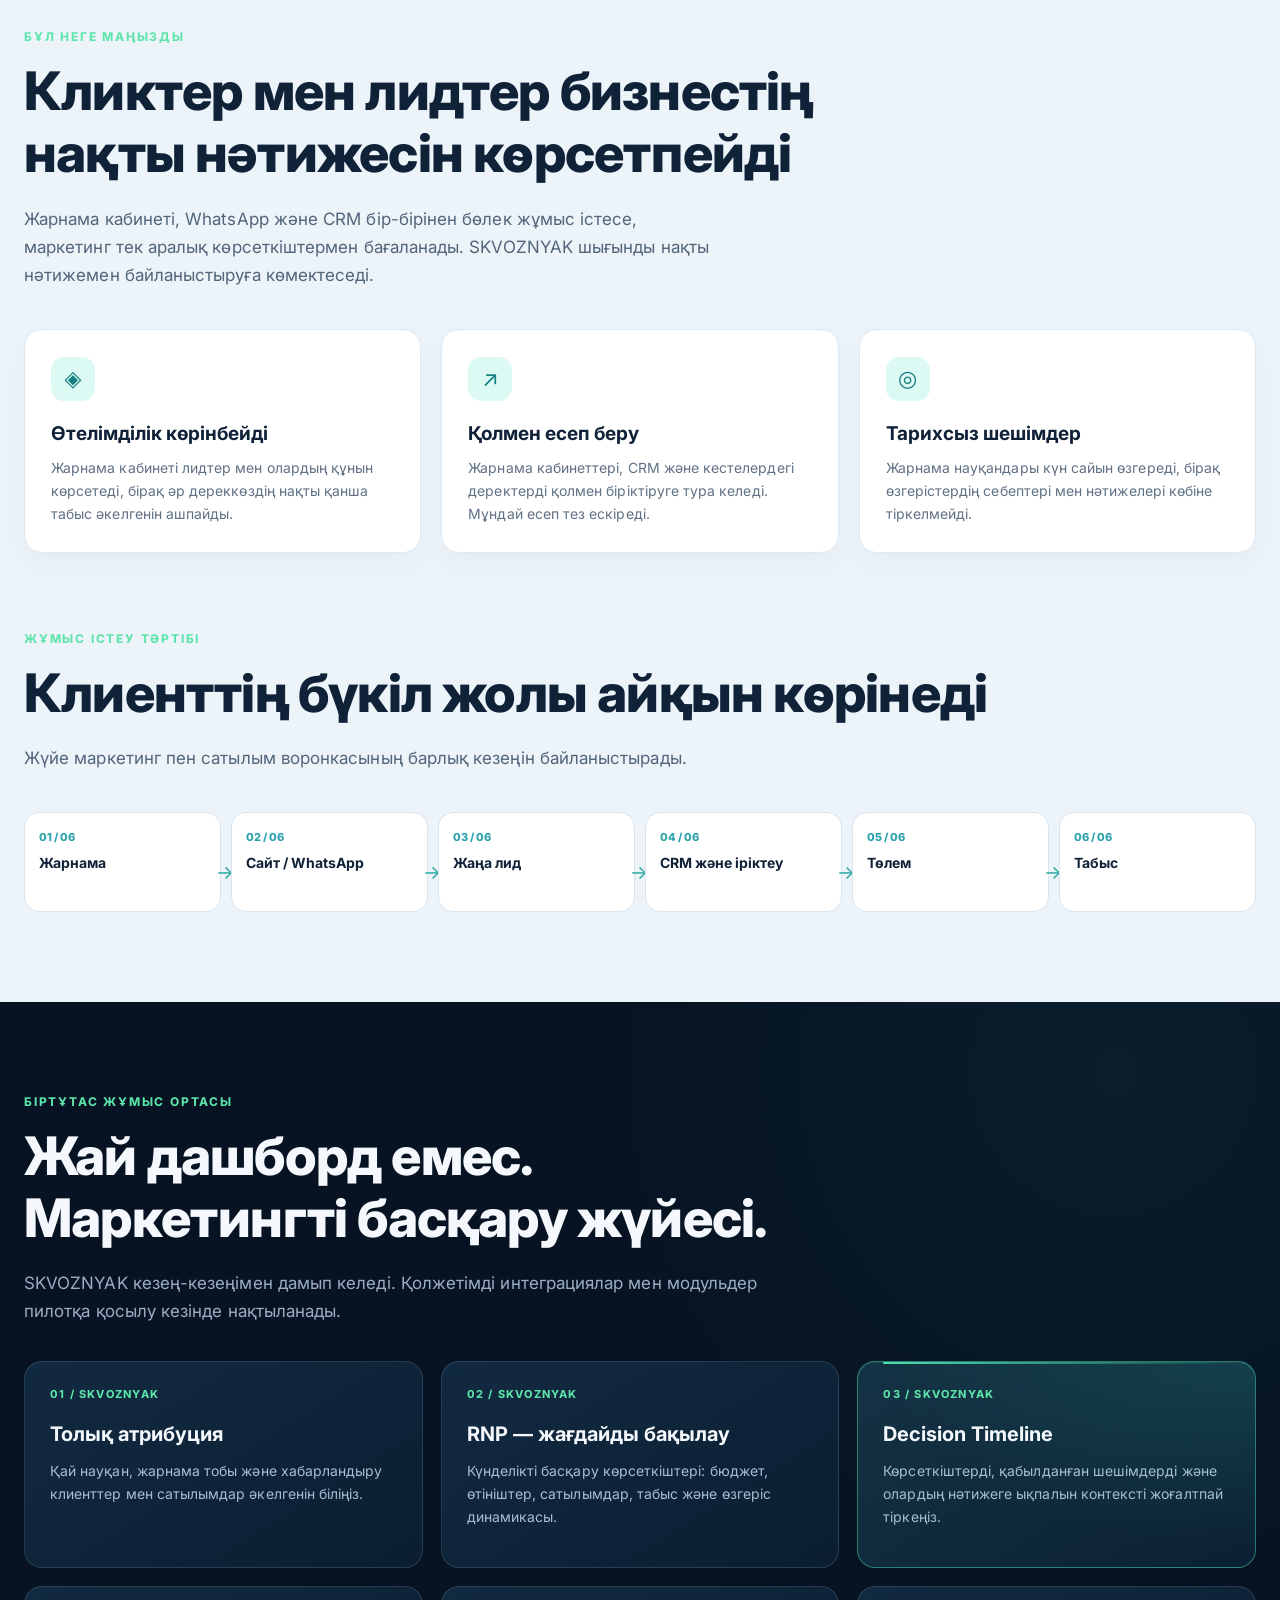
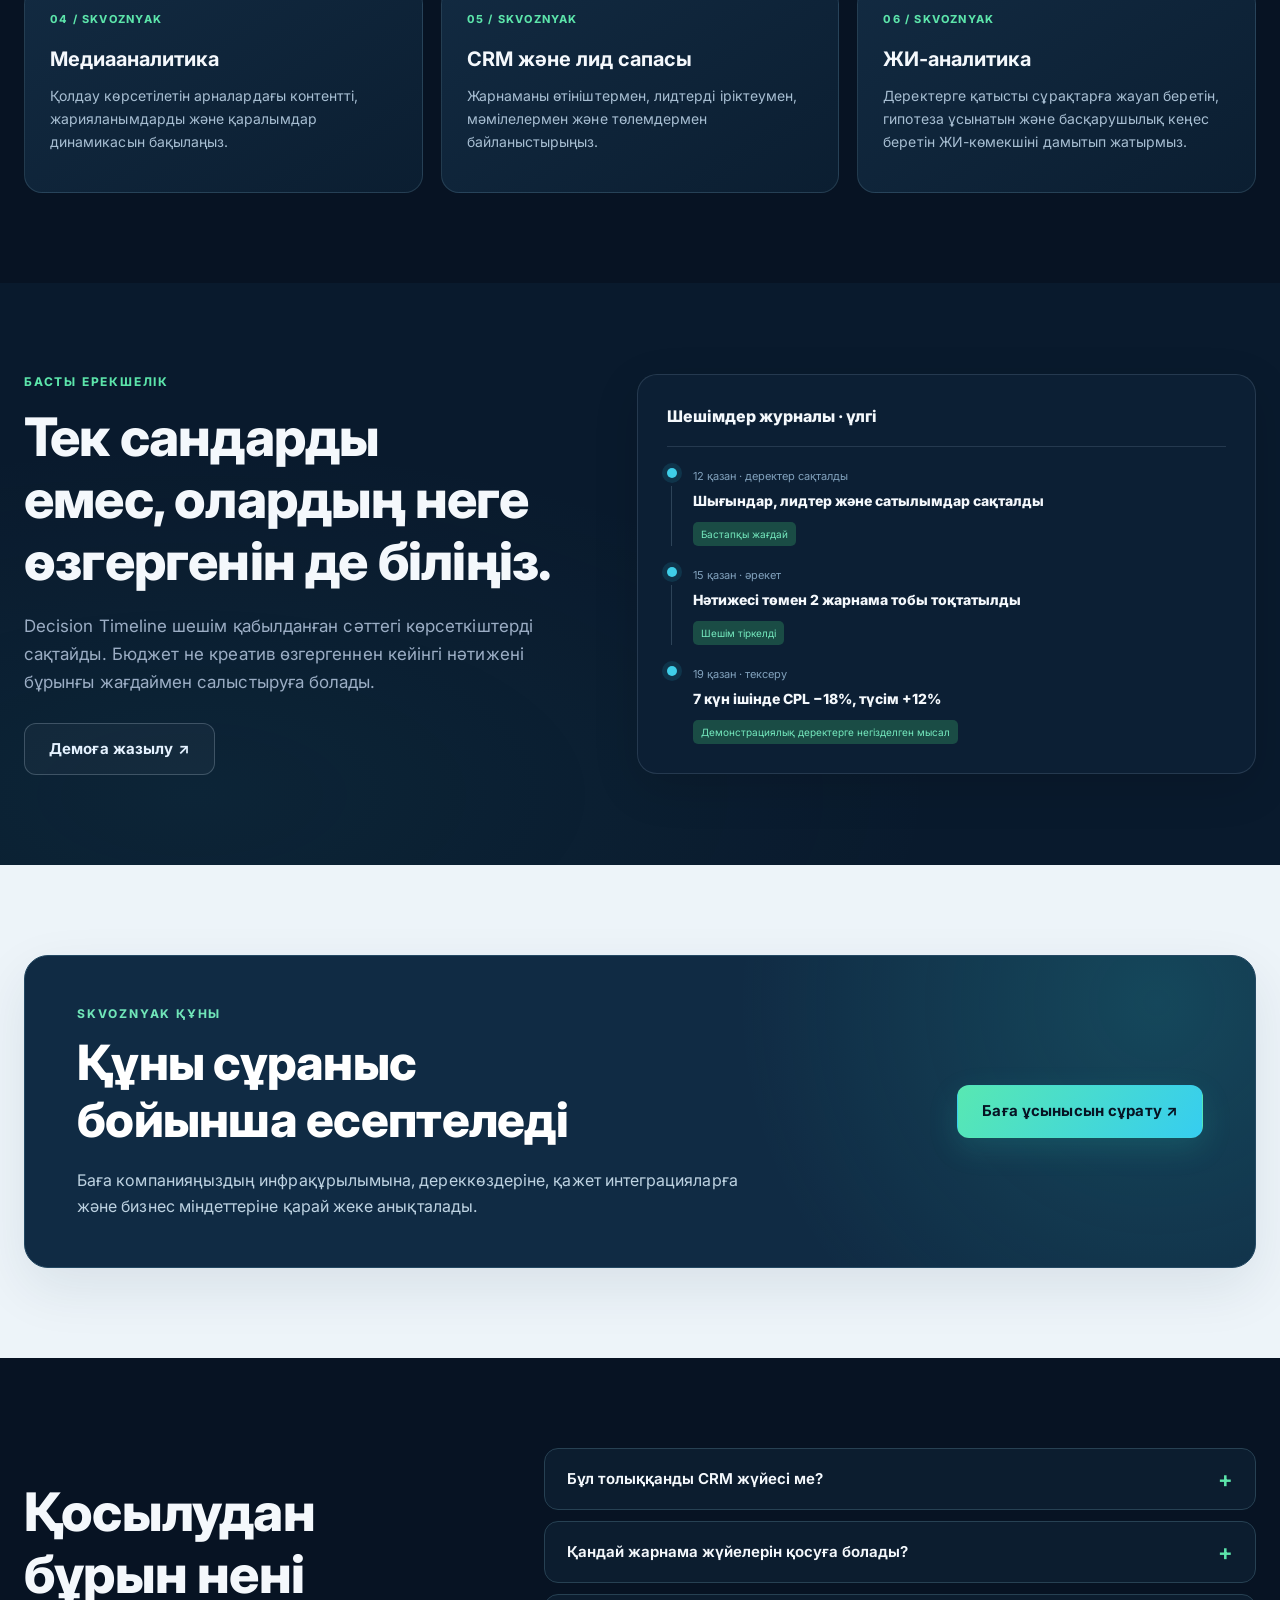
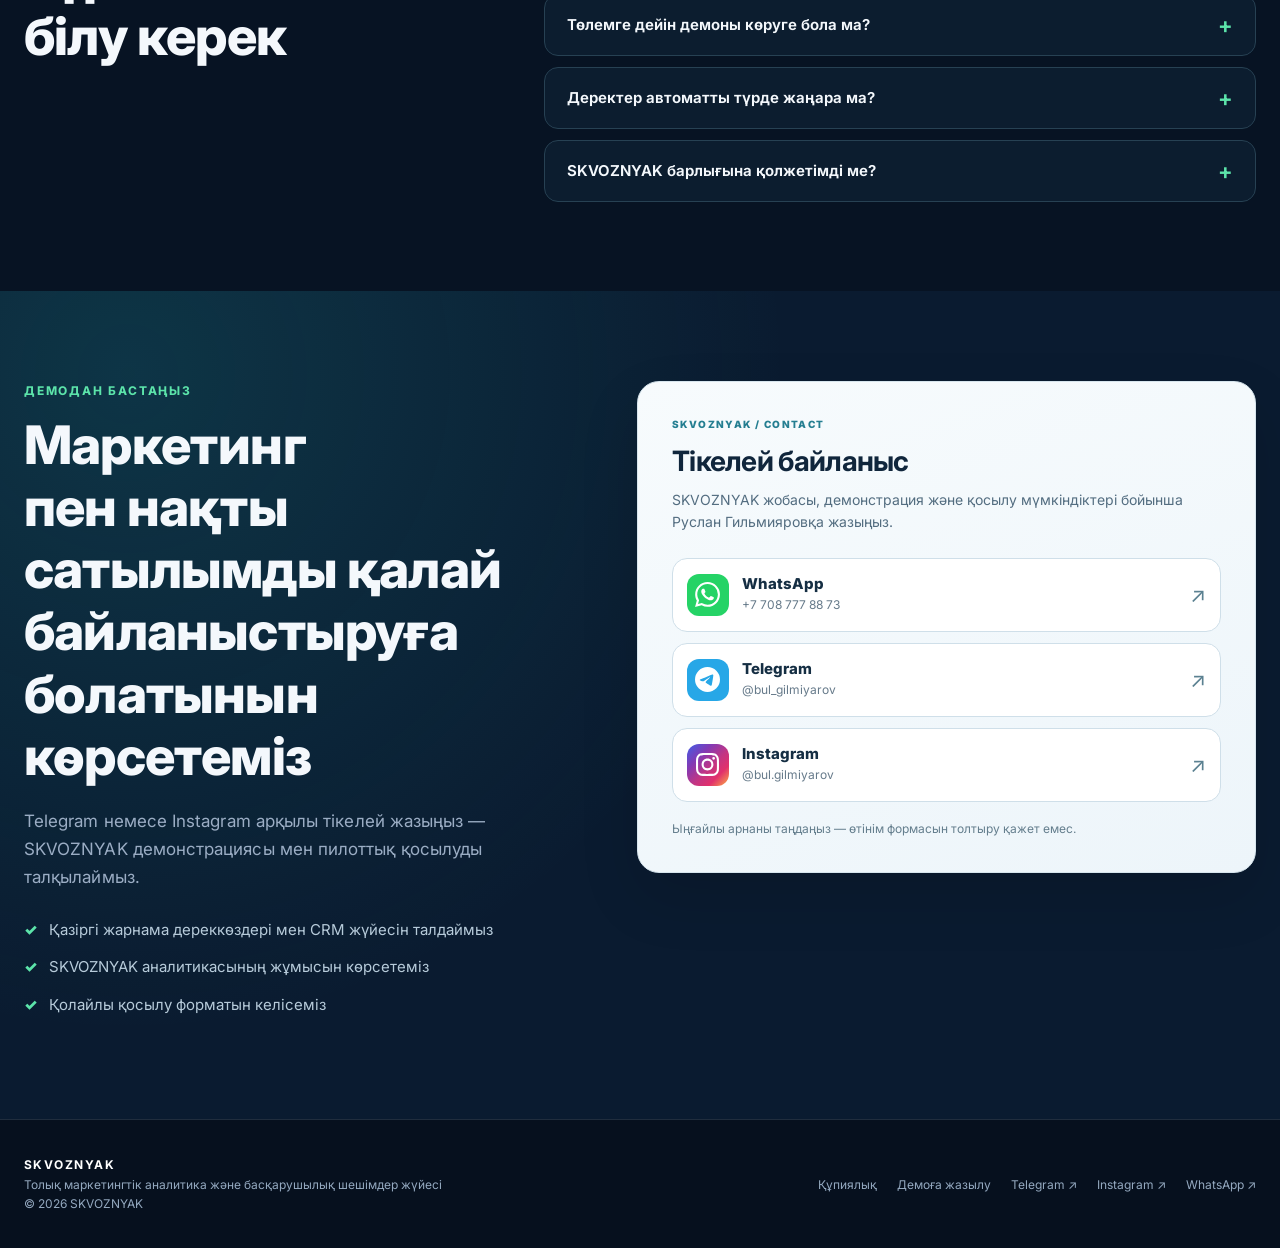
<file: kz/index.html>
<!doctype html>
<html lang="kk"><head><meta charset="utf-8"><meta name="viewport" content="width=device-width,initial-scale=1">
<meta name="theme-color" content="#071323"><meta name="description" content="SKVOZNYAK — жарнамадан нақты табысқа дейінгі толық маркетингтік аналитика, RNP және шешімдер тарихы."><meta name="robots" content="index,follow">
<title>SKVOZNYAK | Толық маркетингтік аналитика</title><link rel="canonical" href="https://skvoznyak.kz/">
<meta property="og:type" content="website"><meta property="og:title" content="SKVOZNYAK | Толық маркетингтік аналитика"><meta property="og:description" content="SKVOZNYAK — жарнамадан нақты табысқа дейінгі толық маркетингтік аналитика, RNP және шешімдер тарихы."><meta property="og:url" content="https://skvoznyak.kz/">
<meta property="og:image" content="https://skvoznyak.kz/assets/skvoznyak-logo.webp"><meta name="twitter:card" content="summary">
<link rel="alternate" hreflang="kk-KZ" href="https://skvoznyak.kz/"><link rel="alternate" hreflang="ru-KZ" href="https://skvoznyak.kz/ru/"><link rel="alternate" hreflang="en" href="https://skvoznyak.com/"><link rel="alternate" hreflang="x-default" href="https://skvoznyak.com/">
<link rel="icon" href="/assets/favicon.svg" type="image/svg+xml"><link rel="stylesheet" href="/assets/styles.css?v=20261022-site-audit-v1">
<link rel="stylesheet" href="/assets/integrations.css?v=20261022-status-v1">

</head><body>
<header class="topbar"><div class="container topbar-inner">
<a class="logo" href="/" aria-label="SKVOZNYAK"><span class="logo-mark" aria-hidden="true"></span><span>SKVOZNYAK</span></a>
<nav class="nav" id="site-nav" data-menu aria-label="Негізгі мәзір">
<a href="#features">Мүмкіндіктер</a><a href="#how">Қалай жұмыс істейді</a><a href="#pricing">Бағалар</a><a href="#faq">Сұрақтар</a>
</nav><div class="nav-right"><nav class="language-switch" aria-label="Тілді таңдау"><a class="locale-link is-active" href="/kz/" lang="kk" hreflang="kk" aria-current="page">KZ</a><a class="locale-link" href="/ru/" lang="ru" hreflang="ru">RU</a><a class="locale-link" href="/en/" lang="en" hreflang="en">EN</a></nav>
<a href="#contact" class="button button-primary">Демоға жазылу ↗</a>
<button class="mobile-menu-btn" data-menu-button aria-label="Menu" aria-expanded="false" aria-controls="site-nav">☰</button></div></div></header>
<main>
<section class="hero"><div class="container hero-grid">
<div><div class="hero-identity" aria-label="SKVOZNYAK"><span class="logo-mark hero-identity-mark" aria-hidden="true"></span><div class="hero-identity-copy"><span class="hero-identity-name">SKVOZNYAK</span><span class="hero-identity-subtitle">Маркетингтік аналитика</span></div></div><div class="hero-chip"><span class="pulse"></span>Пилоттық іске қосу · Қазақстан</div><h1>Жарнамадан<br><span class="gradient-text">нақты табысқа дейін</span></h1><p class="hero-desc">SKVOZNYAK жарнаманы, клиенттердің өтініштерін және CRM деректерін бір басқару жүйесіне біріктіреді. Қай науқандар нақты сатылым әкелетінін, ал қайсысы бюджетті жұмсайтынын көріңіз.</p>
<div class="hero-actions"><a href="#contact" class="button button-primary">Демоға жазылу ↗</a><a href="#features" class="button button-outline">Мүмкіндіктерді көру ↓</a></div>
<div class="hero-bullets"><span>Табысқа дейінгі жол</span><span>RNP бір экранда</span><span>Шешімдер тарихы</span></div><a class="hero-mobile-screen-link" href="#screens">Интерфейсті көру <span aria-hidden="true">↗</span></a></div>
<a class="hero-product-preview" href="#screens" aria-label="Интерфейсті қарау"><div class="hero-preview-top"><span class="hero-preview-dots" aria-hidden="true">● ● ●</span><span>SKVOZNYAK / overview</span><span class="hero-preview-badge">UI</span></div><img src="/assets/showcase-overview.svg?v=20261021-header-spacing-3" alt="SKVOZNYAK — маркетинг аналитикасының жалпы шолу экраны" width="1672" height="941" decoding="async" fetchpriority="high"><div class="hero-preview-link">Интерфейсті қарау <span aria-hidden="true">↗</span></div></a></div></section>
<section class="integrations-section" aria-labelledby="integration-title">
<div class="container">
  <div class="integrations-heading"><div class="eyebrow">ДЕРЕКТЕР ЭКОЖҮЙЕСІ</div><h2 id="integration-title">Ондаған бөлек есептің орнына — біртұтас жүйе</h2><p>Жарнама, CRM, қоңыраулар, мессенджерлер, сайт және контент — дереккөздер бір кеңістікте бірігеді.</p></div>
  <div class="integrations-scene integrations-scene--grouped" data-integrations-scene>
    <div class="integrations-glow" aria-hidden="true"></div>
    
    <div class="integration-groups">
      <div class="integration-group" data-integration-group>
        <div class="integration-group__head"><h3>Жарнама</h3></div>
        <div class="integration-group__grid"><div class="integration-chip integration-chip--meta" data-integration-item><div class="integration-chip__inner"><span class="integration-chip__badge" aria-hidden="true"><svg class="integration-icon" viewBox="0 0 24 24" aria-hidden="true" focusable="false"><path d="M6.915 4.03c-1.968 0-3.683 1.28-4.871 3.113C.704 9.208 0 11.883 0 14.449c0 .706.07 1.369.21 1.973a6.624 6.624 0 0 0 .265.86 5.297 5.297 0 0 0 .371.761c.696 1.159 1.818 1.927 3.593 1.927 1.497 0 2.633-.671 3.965-2.444.76-1.012 1.144-1.626 2.663-4.32l.756-1.339.186-.325c.061.1.121.196.183.3l2.152 3.595c.724 1.21 1.665 2.556 2.47 3.314 1.046.987 1.992 1.22 3.06 1.22 1.075 0 1.876-.355 2.455-.843a3.743 3.743 0 0 0 .81-.973c.542-.939.861-2.127.861-3.745 0-2.72-.681-5.357-2.084-7.45-1.282-1.912-2.957-2.93-4.716-2.93-1.047 0-2.088.467-3.053 1.308-.652.57-1.257 1.29-1.82 2.05-.69-.875-1.335-1.547-1.958-2.056-1.182-.966-2.315-1.303-3.454-1.303zm10.16 2.053c1.147 0 2.188.758 2.992 1.999 1.132 1.748 1.647 4.195 1.647 6.4 0 1.548-.368 2.9-1.839 2.9-.58 0-1.027-.23-1.664-1.004-.496-.601-1.343-1.878-2.832-4.358l-.617-1.028a44.908 44.908 0 0 0-1.255-1.98c.07-.109.141-.224.211-.327 1.12-1.667 2.118-2.602 3.358-2.602zm-10.201.553c1.265 0 2.058.791 2.675 1.446.307.327.737.871 1.234 1.579l-1.02 1.566c-.757 1.163-1.882 3.017-2.837 4.338-1.191 1.649-1.81 1.817-2.486 1.817-.524 0-1.038-.237-1.383-.794-.263-.426-.464-1.13-.464-2.046 0-2.221.63-4.535 1.66-6.088.454-.687.964-1.226 1.533-1.533a2.264 2.264 0 0 1 1.088-.285z"/></svg></span><span class="integration-chip__name">Meta Ads</span></div></div>
<div class="integration-chip integration-chip--googleads" data-integration-item><div class="integration-chip__inner"><span class="integration-chip__badge" aria-hidden="true"><svg class="integration-icon" viewBox="0 0 24 24" aria-hidden="true" focusable="false"><path fill="#FBBC04" d="M7.5137 4.8438L1.5645 15.1484A4.5 4.5 0 0 1 4 14.4297c2.5597-.0075 4.6248 2.1585 4.4941 4.7148l3.2168-5.5723-3.6094-6.25c-.4499-.7793-.6322-1.6394-.5878-2.4784z"/><path fill="#4285F4" d="M23.4641 16.9287L15.4632 3.072C14.3586 1.1587 11.9121 .5028 9.9988 1.6074S7.4295 5.1585 8.5341 7.0718l8.0009 13.8567c1.1046 1.9133 3.5511 2.5679 5.4644 1.4646 1.9134-1.1046 2.568-3.5511 1.4647-5.4644z"/><path fill="#34A853" d="M3.9998 22.9291C1.7908 22.9291 0 21.1383 0 18.9293s1.7908-3.9998 3.9998-3.9998 3.9998 1.7908 3.9998 3.9998-1.7908 3.9998-3.9998 3.9998z"/></svg></span><span class="integration-chip__name">Google Ads</span></div></div>
<div class="integration-chip integration-chip--youtubeads" data-integration-item><div class="integration-chip__inner"><span class="integration-chip__badge" aria-hidden="true"><svg class="integration-icon" viewBox="0 0 24 24" aria-hidden="true" focusable="false"><path d="M23.498 6.186a3.016 3.016 0 0 0-2.122-2.136C19.505 3.545 12 3.545 12 3.545s-7.505 0-9.377.505A3.017 3.017 0 0 0 .502 6.186C0 8.07 0 12 0 12s0 3.93.502 5.814a3.016 3.016 0 0 0 2.122 2.136c1.871.505 9.376.505 9.376.505s7.505 0 9.377-.505a3.015 3.015 0 0 0 2.122-2.136C24 15.93 24 12 24 12s0-3.93-.502-5.814zM9.545 15.568V8.432L15.818 12l-6.273 3.568z"/></svg></span><span class="integration-chip__name">YouTube Ads</span></div></div>
<div class="integration-chip integration-chip--tiktokads" data-integration-item><div class="integration-chip__inner"><span class="integration-chip__badge" aria-hidden="true"><svg class="integration-icon" viewBox="0 0 24 24" aria-hidden="true" focusable="false"><path d="M12.525.02c1.31-.02 2.61-.01 3.91-.02.08 1.53.63 3.09 1.75 4.17 1.12 1.11 2.7 1.62 4.24 1.79v4.03c-1.44-.05-2.89-.35-4.2-.97-.57-.26-1.1-.59-1.62-.93-.01 2.92.01 5.84-.02 8.75-.08 1.4-.54 2.79-1.35 3.94-1.31 1.92-3.58 3.17-5.91 3.21-1.43.08-2.86-.31-4.08-1.03-2.02-1.19-3.44-3.37-3.65-5.71-.02-.5-.03-1-.01-1.49.18-1.9 1.12-3.72 2.58-4.96 1.66-1.44 3.98-2.13 6.15-1.72.02 1.48-.04 2.96-.04 4.44-.99-.32-2.15-.23-3.02.37-.63.41-1.11 1.04-1.36 1.75-.21.51-.15 1.07-.14 1.61.24 1.64 1.82 3.02 3.5 2.87 1.12-.01 2.19-.66 2.77-1.61.19-.33.4-.67.41-1.06.1-1.79.06-3.57.07-5.36.01-4.03-.01-8.05.02-12.07z"/></svg></span><span class="integration-chip__name">TikTok Ads</span></div></div></div>
      </div>
      <div class="integration-group" data-integration-group>
        <div class="integration-group__head"><h3>Контент және медиа</h3></div>
        <div class="integration-group__grid"><div class="integration-chip integration-chip--youtube" data-integration-item><div class="integration-chip__inner"><span class="integration-chip__badge" aria-hidden="true"><svg class="integration-icon" viewBox="0 0 24 24" aria-hidden="true" focusable="false"><path d="M23.498 6.186a3.016 3.016 0 0 0-2.122-2.136C19.505 3.545 12 3.545 12 3.545s-7.505 0-9.377.505A3.017 3.017 0 0 0 .502 6.186C0 8.07 0 12 0 12s0 3.93.502 5.814a3.016 3.016 0 0 0 2.122 2.136c1.871.505 9.376.505 9.376.505s7.505 0 9.377-.505a3.015 3.015 0 0 0 2.122-2.136C24 15.93 24 12 24 12s0-3.93-.502-5.814zM9.545 15.568V8.432L15.818 12l-6.273 3.568z"/></svg></span><span class="integration-chip__name">YouTube</span></div></div>
<div class="integration-chip integration-chip--tiktok" data-integration-item><div class="integration-chip__inner"><span class="integration-chip__badge" aria-hidden="true"><svg class="integration-icon" viewBox="0 0 24 24" aria-hidden="true" focusable="false"><path d="M12.525.02c1.31-.02 2.61-.01 3.91-.02.08 1.53.63 3.09 1.75 4.17 1.12 1.11 2.7 1.62 4.24 1.79v4.03c-1.44-.05-2.89-.35-4.2-.97-.57-.26-1.1-.59-1.62-.93-.01 2.92.01 5.84-.02 8.75-.08 1.4-.54 2.79-1.35 3.94-1.31 1.92-3.58 3.17-5.91 3.21-1.43.08-2.86-.31-4.08-1.03-2.02-1.19-3.44-3.37-3.65-5.71-.02-.5-.03-1-.01-1.49.18-1.9 1.12-3.72 2.58-4.96 1.66-1.44 3.98-2.13 6.15-1.72.02 1.48-.04 2.96-.04 4.44-.99-.32-2.15-.23-3.02.37-.63.41-1.11 1.04-1.36 1.75-.21.51-.15 1.07-.14 1.61.24 1.64 1.82 3.02 3.5 2.87 1.12-.01 2.19-.66 2.77-1.61.19-.33.4-.67.41-1.06.1-1.79.06-3.57.07-5.36.01-4.03-.01-8.05.02-12.07z"/></svg></span><span class="integration-chip__name">TikTok</span></div></div>
<div class="integration-chip integration-chip--instagram" data-integration-item><div class="integration-chip__inner"><span class="integration-chip__badge" aria-hidden="true"><svg class="integration-icon" viewBox="0 0 24 24" aria-hidden="true" focusable="false"><path d="M7.0301.084c-1.2768.0602-2.1487.264-2.911.5634-.7888.3075-1.4575.72-2.1228 1.3877-.6652.6677-1.075 1.3368-1.3802 2.127-.2954.7638-.4956 1.6365-.552 2.914-.0564 1.2775-.0689 1.6882-.0626 4.947.0062 3.2586.0206 3.6671.0825 4.9473.061 1.2765.264 2.1482.5635 2.9107.308.7889.72 1.4573 1.388 2.1228.6679.6655 1.3365 1.0743 2.1285 1.38.7632.295 1.6361.4961 2.9134.552 1.2773.056 1.6884.069 4.9462.0627 3.2578-.0062 3.668-.0207 4.9478-.0814 1.28-.0607 2.147-.2652 2.9098-.5633.7889-.3086 1.4578-.72 2.1228-1.3881.665-.6682 1.0745-1.3378 1.3795-2.1284.2957-.7632.4966-1.636.552-2.9124.056-1.2809.0692-1.6898.063-4.948-.0063-3.2583-.021-3.6668-.0817-4.9465-.0607-1.2797-.264-2.1487-.5633-2.9117-.3084-.7889-.72-1.4568-1.3876-2.1228C21.2982 1.33 20.628.9208 19.8378.6165 19.074.321 18.2017.1197 16.9244.0645 15.6471.0093 15.236-.005 11.977.0014 8.718.0076 8.31.0215 7.0301.0839m.1402 21.6932c-1.17-.0509-1.8053-.2453-2.2287-.408-.5606-.216-.96-.4771-1.3819-.895-.422-.4178-.6811-.8186-.9-1.378-.1644-.4234-.3624-1.058-.4171-2.228-.0595-1.2645-.072-1.6442-.079-4.848-.007-3.2037.0053-3.583.0607-4.848.05-1.169.2456-1.805.408-2.2282.216-.5613.4762-.96.895-1.3816.4188-.4217.8184-.6814 1.3783-.9003.423-.1651 1.0575-.3614 2.227-.4171 1.2655-.06 1.6447-.072 4.848-.079 3.2033-.007 3.5835.005 4.8495.0608 1.169.0508 1.8053.2445 2.228.408.5608.216.96.4754 1.3816.895.4217.4194.6816.8176.9005 1.3787.1653.4217.3617 1.056.4169 2.2263.0602 1.2655.0739 1.645.0796 4.848.0058 3.203-.0055 3.5834-.061 4.848-.051 1.17-.245 1.8055-.408 2.2294-.216.5604-.4763.96-.8954 1.3814-.419.4215-.8181.6811-1.3783.9-.4224.1649-1.0577.3617-2.2262.4174-1.2656.0595-1.6448.072-4.8493.079-3.2045.007-3.5825-.006-4.848-.0608M16.953 5.5864A1.44 1.44 0 1 0 18.39 4.144a1.44 1.44 0 0 0-1.437 1.4424M5.8385 12.012c.0067 3.4032 2.7706 6.1557 6.173 6.1493 3.4026-.0065 6.157-2.7701 6.1506-6.1733-.0065-3.4032-2.771-6.1565-6.174-6.1498-3.403.0067-6.156 2.771-6.1496 6.1738M8 12.0077a4 4 0 1 1 4.008 3.9921A3.9996 3.9996 0 0 1 8 12.0077"/></svg></span><span class="integration-chip__name">Instagram</span></div></div>
<div class="integration-chip integration-chip--telegram" data-integration-item><div class="integration-chip__inner"><span class="integration-chip__badge" aria-hidden="true"><svg class="integration-icon" viewBox="0 0 24 24" aria-hidden="true" focusable="false"><path d="M11.944 0A12 12 0 0 0 0 12a12 12 0 0 0 12 12 12 12 0 0 0 12-12A12 12 0 0 0 12 0a12 12 0 0 0-.056 0zm4.962 7.224c.1-.002.321.023.465.14a.506.506 0 0 1 .171.325c.016.093.036.306.02.472-.18 1.898-.962 6.502-1.36 8.627-.168.9-.499 1.201-.82 1.23-.696.065-1.225-.46-1.9-.902-1.056-.693-1.653-1.124-2.678-1.8-1.185-.78-.417-1.21.258-1.91.177-.184 3.247-2.977 3.307-3.23.007-.032.014-.15-.056-.212s-.174-.041-.249-.024c-.106.024-1.793 1.14-5.061 3.345-.48.33-.913.49-1.302.48-.428-.008-1.252-.241-1.865-.44-.752-.245-1.349-.374-1.297-.789.027-.216.325-.437.893-.663 3.498-1.524 5.83-2.529 6.998-3.014 3.332-1.386 4.025-1.627 4.476-1.635z"/></svg></span><span class="integration-chip__name">Telegram</span></div></div></div>
      </div>
      <div class="integration-group" data-integration-group>
        <div class="integration-group__head"><h3>CRM және байланыс</h3></div>
        <div class="integration-group__grid"><div class="integration-chip integration-chip--amocrm" data-integration-item><div class="integration-chip__inner"><span class="integration-chip__badge" aria-hidden="true"><svg class="integration-icon integration-icon--generic" viewBox="0 0 24 24" aria-hidden="true" focusable="false"><circle cx="5" cy="12" r="2.2" stroke="currentColor" stroke-width="2"/><circle cx="19" cy="6" r="2.2" stroke="currentColor" stroke-width="2"/><circle cx="19" cy="18" r="2.2" stroke="currentColor" stroke-width="2"/><path d="M7 11L17 7 M7 13L17 17" stroke="currentColor" stroke-width="1.8"/></svg></span><span class="integration-chip__name">amoCRM</span></div></div>
<div class="integration-chip integration-chip--bitrix24" data-integration-item><div class="integration-chip__inner"><span class="integration-chip__badge" aria-hidden="true"><svg class="integration-icon integration-icon--generic" viewBox="0 0 24 24" aria-hidden="true" focusable="false"><rect x="3.5" y="4" width="10" height="10" rx="2" stroke="currentColor" stroke-width="2"/><rect x="10.5" y="11" width="10" height="10" rx="2" stroke="currentColor" stroke-width="2"/></svg></span><span class="integration-chip__name">Bitrix24</span></div></div>
<div class="integration-chip integration-chip--whatsapp" data-integration-item><div class="integration-chip__inner"><span class="integration-chip__badge" aria-hidden="true"><svg class="integration-icon" viewBox="0 0 24 24" aria-hidden="true" focusable="false"><path d="M17.472 14.382c-.297-.149-1.758-.867-2.03-.967-.273-.099-.471-.148-.67.15-.197.297-.767.966-.94 1.164-.173.199-.347.223-.644.075-.297-.15-1.255-.463-2.39-1.475-.883-.788-1.48-1.761-1.653-2.059-.173-.297-.018-.458.13-.606.134-.133.298-.347.446-.52.149-.174.198-.298.298-.497.099-.198.05-.371-.025-.52-.075-.149-.669-1.612-.916-2.207-.242-.579-.487-.5-.669-.51-.173-.008-.371-.01-.57-.01-.198 0-.52.074-.792.372-.272.297-1.04 1.016-1.04 2.479 0 1.462 1.065 2.875 1.213 3.074.149.198 2.096 3.2 5.077 4.487.709.306 1.262.489 1.694.625.712.227 1.36.195 1.871.118.571-.085 1.758-.719 2.006-1.413.248-.694.248-1.289.173-1.413-.074-.124-.272-.198-.57-.347m-5.421 7.403h-.004a9.87 9.87 0 01-5.031-1.378l-.361-.214-3.741.982.998-3.648-.235-.374a9.86 9.86 0 01-1.51-5.26c.001-5.45 4.436-9.884 9.888-9.884 2.64 0 5.122 1.03 6.988 2.898a9.825 9.825 0 012.893 6.994c-.003 5.45-4.437 9.884-9.885 9.884m8.413-18.297A11.815 11.815 0 0012.05 0C5.495 0 .16 5.335.157 11.892c0 2.096.547 4.142 1.588 5.945L.057 24l6.305-1.654a11.882 11.882 0 005.683 1.448h.005c6.554 0 11.89-5.335 11.893-11.893a11.821 11.821 0 00-3.48-8.413Z"/></svg></span><span class="integration-chip__name">WhatsApp</span></div></div>
<div class="integration-chip integration-chip--wazzup" data-integration-item><div class="integration-chip__inner"><span class="integration-chip__badge" aria-hidden="true"><svg class="integration-icon integration-icon--generic" viewBox="0 0 24 24" aria-hidden="true" focusable="false"><path d="M4 5h16v11H9l-5 4v-4z" stroke="currentColor" stroke-width="2" stroke-linejoin="round"/><circle cx="8.5" cy="10.5" r="1" fill="currentColor"/><circle cx="12" cy="10.5" r="1" fill="currentColor"/><circle cx="15.5" cy="10.5" r="1" fill="currentColor"/></svg></span><span class="integration-chip__name">Wazzup</span></div></div>
<div class="integration-chip integration-chip--sipuni" data-integration-item><div class="integration-chip__inner"><span class="integration-chip__badge" aria-hidden="true"><svg class="integration-icon integration-icon--generic" viewBox="0 0 24 24" aria-hidden="true" focusable="false"><path d="M7 4h4l1.5 4-2.3 1.8a10 10 0 0 0 4 4l1.8-2.3 4 1.5v4c0 1.4-1 2.2-2.5 2.1A15 15 0 0 1 4.9 6.5C4.8 5 5.6 4 7 4z" stroke="currentColor" stroke-width="1.8" stroke-linejoin="round"/></svg></span><span class="integration-chip__name">Sipuni</span></div></div>
<div class="integration-chip integration-chip--kelesu" data-integration-item><div class="integration-chip__inner"><span class="integration-chip__badge" aria-hidden="true"><svg class="integration-icon integration-icon--generic" viewBox="0 0 24 24" aria-hidden="true" focusable="false"><path d="M3.5 17.5L12 5l8.5 12.5M7.5 17.5h9" stroke="currentColor" stroke-width="2" stroke-linecap="round"/><circle cx="12" cy="5" r="2" fill="currentColor"/></svg></span><span class="integration-chip__name">Kelesu</span></div></div></div>
      </div>
      <div class="integration-right-stack">
      <div class="integration-group" data-integration-group>
        <div class="integration-group__head"><h3>Сайттар және аналитика</h3></div>
        <div class="integration-group__grid"><div class="integration-chip integration-chip--tilda" data-integration-item><div class="integration-chip__inner"><span class="integration-chip__badge" aria-hidden="true"><svg class="integration-icon integration-icon--generic" viewBox="0 0 24 24" aria-hidden="true" focusable="false"><rect x="4" y="4" width="7" height="7" rx="2" fill="currentColor"/><rect x="13" y="4" width="7" height="7" rx="2" stroke="currentColor" stroke-width="1.7"/><rect x="4" y="13" width="7" height="7" rx="2" stroke="currentColor" stroke-width="1.7"/><rect x="13" y="13" width="7" height="7" rx="2" fill="currentColor"/></svg></span><span class="integration-chip__name">Tilda</span></div></div>
<div class="integration-chip integration-chip--googleanalytics" data-integration-item><div class="integration-chip__inner"><span class="integration-chip__badge" aria-hidden="true"><svg class="integration-icon" viewBox="0 0 24 24" aria-hidden="true" focusable="false"><path d="M22.84 2.9982v17.9987c.0086 1.6473-1.3197 2.9897-2.967 2.9984a2.9808 2.9808 0 01-.3677-.0208c-1.528-.226-2.6477-1.5558-2.6105-3.1V3.1204c-.0369-1.5458 1.0856-2.8762 2.6157-3.1 1.6361-.1915 3.1178.9796 3.3093 2.6158.014.1201.0208.241.0202.3619zM4.1326 18.0548c-1.6417 0-2.9726 1.331-2.9726 2.9726C1.16 22.6691 2.4909 24 4.1326 24s2.9726-1.3309 2.9726-2.9726-1.331-2.9726-2.9726-2.9726zm7.8728-9.0098c-.0171 0-.0342 0-.0513.0003-1.6495.0904-2.9293 1.474-2.891 3.1256v7.9846c0 2.167.9535 3.4825 2.3505 3.763 1.6118.3266 3.1832-.7152 3.5098-2.327.04-.1974.06-.3983.0593-.5998v-8.9585c.003-1.6474-1.33-2.9852-2.9773-2.9882z"/></svg></span><span class="integration-chip__name">Google Analytics 4</span></div></div>
<div class="integration-chip integration-chip--googlesheets" data-integration-item><div class="integration-chip__inner"><span class="integration-chip__badge" aria-hidden="true"><svg class="integration-icon" viewBox="0 0 24 24" aria-hidden="true" focusable="false"><path d="M11.318 12.545H7.91v-1.909h3.41v1.91zM14.728 0v6h6l-6-6zm1.363 10.636h-3.41v1.91h3.41v-1.91zm0 3.273h-3.41v1.91h3.41v-1.91zM20.727 6.5v15.864c0 .904-.732 1.636-1.636 1.636H4.909a1.636 1.636 0 0 1-1.636-1.636V1.636C3.273.732 4.005 0 4.909 0h9.318v6.5h6.5zm-3.273 2.773H6.545v7.909h10.91v-7.91zm-6.136 4.636H7.91v1.91h3.41v-1.91z"/></svg></span><span class="integration-chip__name">Google Sheets</span></div></div>
<div class="integration-chip integration-chip--googlesearchconsole" data-integration-item><div class="integration-chip__inner"><span class="integration-chip__badge" aria-hidden="true"><svg class="integration-icon" viewBox="0 0 24 24" aria-hidden="true" focusable="false"><path d="M8.548 1.156L6.832 2.872v1.682h1.716zm0 3.398v.035H6.832v-.035H3.386L0 7.844v3.577h2.826V8.94c0-.525.429-.954.954-.954h16.476c.525 0 .954.43.954.954v2.48h2.754V7.844l-3.386-3.29H17.3v.035h-1.717v-.035zm7.035 0H17.3V2.872l-1.717-1.716zM8.679 1.188V2.84h6.773V1.188zm11.471 7.07a.834.834 0 00-.132.01l-.543.002c-5.216.014-10.432-.008-15.648.01-.435-.063-.794.436-.716.883v2.264h17.812c-.016-.888.045-1.782-.034-2.666-.104-.342-.427-.502-.739-.502zm-15.422.634a.689.698 0 01.689.698.689.698 0 01-.689.697.689.698 0 01-.688-.697.689.698 0 01.688-.698zm2.134 0a.689.698 0 01.689.698.689.698 0 01-.689.697.689.698 0 01-.688-.697.689.698 0 01.688-.698zM.036 11.645v9.156c0 1.05.858 1.908 1.907 1.908h.883V11.645zm21.174 0v11.064h.882c1.05 0 1.908-.858 1.908-1.908v-9.156zM4.057 13.133v6.85h6.137v-6.85zm13.243.021v3.777l-1.708.977-1.708-.977v-3.758a4.006 4.006 0 000 7.23v2.441h3.457v-2.442a4.006 4.006 0 00-.041-7.248zm-13.243 8.26v1.43h7.925v-1.43z"/></svg></span><span class="integration-chip__name">Google Search Console</span></div></div>
</div>
      </div>
      <a class="integration-request" href="#contact" aria-label="Қажетті сервис жоқ па? Дереккөзді қосу мүмкіндігін талқылайық">
  <span class="integration-request__plus" aria-hidden="true">+</span>
  <span class="integration-request__copy"><strong>Қажетті сервис жоқ па?</strong><small>Дереккөзді қосу мүмкіндігін талқылайық</small></span>
  <span class="integration-request__arrow" aria-hidden="true">↗</span>
</a>
    </div>
    </div>
  </div>
  <p class="integrations-footnote">Интеграциялар кезең-кезеңімен іске қосылады. Қосылу мүмкіндігі API мен пилот көлеміне байланысты.</p>
</div></section>
<section class="section product-showcase" id="screens"><div class="container">
<div class="showcase-heading"><div><div class="eyebrow">Өнім интерфейсі</div><h2>SKVOZNYAK жүйесін көріңіз</h2><p class="section-lead">Жарнама, медиа, CRM және шешімдерді бір ортада басқаруға арналған интерфейс.</p></div><div class="showcase-pill"><span class="pulse"></span> SKVOZNYAK · UI</div></div>
<div class="screen-switcher" role="tablist" aria-label="Өнім интерфейсі">
<button type="button" class="screen-tab is-active" role="tab" id="screen-overview-tab" aria-controls="screen-panel" aria-selected="true" data-screen-tab="overview" data-caption="Маркетингтің бірыңғай жұмыс панелі" data-url="/overview">Жалпы шолу</button>
<button type="button" class="screen-tab" role="tab" id="screen-ads-tab" aria-controls="screen-panel" aria-selected="false" tabindex="-1" data-screen-tab="ads" data-caption="Жарнамалардың толық аналитикасы" data-url="/marketing/meta-ads">Meta Ads · Жарнамалар</button>
</div>
<div class="screen-stage" id="screen-panel" role="tabpanel" aria-labelledby="screen-overview-tab" data-screen-panel>
<div class="screen-browser-bar"><div class="screen-dots" aria-hidden="true"><i></i><i></i><i></i></div><div class="screen-browser-url">app.skvoznyak.kz <span data-screen-route>/overview</span></div><button type="button" class="screen-zoom" data-screen-open aria-label="Толық экранда ашу" title="Толық экранда ашу"><span aria-hidden="true">⤢</span> <span>Толық экранда ашу</span></button></div>
<!-- TODO(real screenshot): replace the two SVG interface mockups in src/data-overview-src/data-ads-src with approved .webp exports; update the dialog image too. Keep the visible demonstration-data caption until using verified, permissioned data. -->
<img class="screen-image" data-screen-image src="/assets/showcase-overview.svg?v=20261021-header-spacing-3" data-overview-src="/assets/showcase-overview.svg?v=20261021-header-spacing-3" data-ads-src="/assets/showcase-meta-ads.svg?v=20261021-header-spacing-3" data-alt-overview="Маркетингтің бірыңғай жұмыс панелі" data-alt-ads="Жарнамалардың толық аналитикасы" alt="Маркетингтің бірыңғай жұмыс панелі" loading="lazy" decoding="async" width="1672" height="941">
</div><div class="screen-description"><div><span class="screen-caption-dot" aria-hidden="true"></span><span data-screen-caption>Маркетингтің бірыңғай жұмыс панелі</span></div><span>Интерфейстің көрнекі үлгісі. Көрсеткіштер демонстрациялық деректер негізінде берілген.</span></div>
</div></section>
<dialog class="screen-dialog" data-screen-dialog aria-label="Өнім интерфейсі"><div class="screen-dialog-head"><strong>SKVOZNYAK</strong><button class="screen-dialog-close" data-screen-close type="button" aria-label="Толық экранда ашу">✕</button></div><div class="screen-dialog-scroll"><img data-screen-dialog-image src="/assets/showcase-overview.svg?v=20261021-header-spacing-3" alt="Маркетингтің бірыңғай жұмыс панелі" width="1672" height="941"></div></dialog>
<section class="section section-light" id="how"><div class="container"><div class="eyebrow">Бұл неге маңызды</div><h2>Кликтер мен лидтер бизнестің нақты нәтижесін көрсетпейді</h2><p class="section-lead">Жарнама кабинеті, WhatsApp және CRM бір-бірінен бөлек жұмыс істесе, маркетинг тек аралық көрсеткіштермен бағаланады. SKVOZNYAK шығынды нақты нәтижемен байланыстыруға көмектеседі.</p>
<div class="problem-grid"><article class="problem-card"><div class="icon-bubble" aria-hidden="true">◈</div><h3>Өтелімділік көрінбейді</h3><p>Жарнама кабинеті лидтер мен олардың құнын көрсетеді, бірақ әр дереккөздің нақты қанша табыс әкелгенін ашпайды.</p></article><article class="problem-card"><div class="icon-bubble" aria-hidden="true">↗</div><h3>Қолмен есеп беру</h3><p>Жарнама кабинеттері, CRM және кестелердегі деректерді қолмен біріктіруге тура келеді. Мұндай есеп тез ескіреді.</p></article><article class="problem-card"><div class="icon-bubble" aria-hidden="true">◎</div><h3>Тарихсыз шешімдер</h3><p>Жарнама науқандары күн сайын өзгереді, бірақ өзгерістердің себептері мен нәтижелері көбіне тіркелмейді.</p></article></div><div class="how-divider" aria-hidden="true"></div><div class="eyebrow">Жұмыс істеу тәртібі</div><h2>Клиенттің бүкіл жолы айқын көрінеді</h2><p class="section-lead">Жүйе маркетинг пен сатылым воронкасының барлық кезеңін байланыстырады.</p><div class="flow"><div class="flow-step"><div class="number">01 / 06</div><strong>Жарнама</strong></div><div class="flow-step"><div class="number">02 / 06</div><strong>Сайт / WhatsApp</strong></div><div class="flow-step"><div class="number">03 / 06</div><strong>Жаңа лид</strong></div><div class="flow-step"><div class="number">04 / 06</div><strong>CRM және іріктеу</strong></div><div class="flow-step"><div class="number">05 / 06</div><strong>Төлем</strong></div><div class="flow-step"><div class="number">06 / 06</div><strong>Табыс</strong></div></div></div></section>
<section class="section section-features" id="features"><div class="container"><div class="features-header"><div class="eyebrow">Біртұтас жұмыс ортасы</div><h2>Жай дашборд емес. Маркетингті басқару жүйесі.</h2><p class="section-lead">SKVOZNYAK кезең-кезеңімен дамып келеді. Қолжетімді интеграциялар мен модульдер пилотқа қосылу кезінде нақтыланады.</p>
</div>
<div class="features-grid"><article class="feature-card"><div class="num">01 / SKVOZNYAK</div><h3>Толық атрибуция</h3><p>Қай науқан, жарнама тобы және хабарландыру клиенттер мен сатылымдар әкелгенін біліңіз.</p></article><article class="feature-card"><div class="num">02 / SKVOZNYAK</div><h3>RNP — жағдайды бақылау</h3><p>Күнделікті басқару көрсеткіштері: бюджет, өтініштер, сатылымдар, табыс және өзгеріс динамикасы.</p></article><article class="feature-card feature-highlight"><div class="num">03 / SKVOZNYAK</div><h3>Decision Timeline</h3><p>Көрсеткіштерді, қабылданған шешімдерді және олардың нәтижеге ықпалын контексті жоғалтпай тіркеңіз.</p></article><article class="feature-card"><div class="num">04 / SKVOZNYAK</div><h3>Медиааналитика</h3><p>Қолдау көрсетілетін арналардағы контентті, жарияланымдарды және қаралымдар динамикасын бақылаңыз.</p></article><article class="feature-card"><div class="num">05 / SKVOZNYAK</div><h3>CRM және лид сапасы</h3><p>Жарнаманы өтініштермен, лидтерді іріктеумен, мәмілелермен және төлемдермен байланыстырыңыз.</p></article><article class="feature-card"><div class="num">06 / SKVOZNYAK</div><h3>ЖИ-аналитика</h3><p>Деректерге қатысты сұрақтарға жауап беретін, гипотеза ұсынатын және басқарушылық кеңес беретін ЖИ-көмекшіні дамытып жатырмыз.</p></article></div></div></section>
<section class="section section-decision"><div class="container decision"><div class="decision-intro"><div class="eyebrow">Басты ерекшелік</div><h2>Тек сандарды емес, олардың неге өзгергенін де біліңіз.</h2><p class="section-lead">Decision Timeline шешім қабылданған сәттегі көрсеткіштерді сақтайды. Бюджет не креатив өзгергеннен кейінгі нәтижені бұрынғы жағдаймен салыстыруға болады.</p><a class="button button-outline" href="#contact">Демоға жазылу ↗</a></div>
<div class="timeline"><div class="timeline-top">Шешімдер журналы · үлгі</div><div class="timeline-event"><div class="timeline-track"><span class="timeline-dot"></span><span class="timeline-line"></span></div><div><div class="timeline-date">12 қазан · деректер сақталды</div><div class="timeline-title">Шығындар, лидтер және сатылымдар сақталды</div><div class="timeline-label">Бастапқы жағдай</div></div></div><div class="timeline-event"><div class="timeline-track"><span class="timeline-dot"></span><span class="timeline-line"></span></div><div><div class="timeline-date">15 қазан · әрекет</div><div class="timeline-title">Нәтижесі төмен 2 жарнама тобы тоқтатылды</div><div class="timeline-label">Шешім тіркелді</div></div></div><div class="timeline-event"><div class="timeline-track"><span class="timeline-dot"></span><span class="timeline-line"></span></div><div><div class="timeline-date">19 қазан · тексеру</div><div class="timeline-title">7 күн ішінде CPL −18%, түсім +12%</div><div class="timeline-label">Демонстрациялық деректерге негізделген мысал</div></div></div></div></div></section>
<!-- Feature flag: remove hidden only after replacing [placeholders] with verified, permissioned pilot results. -->
<section class="section pilot-cases-section" id="cases" data-feature="pilot-cases" hidden>
<div class="container"><div class="eyebrow">КЕЙСТЕР МЕН НӘТИЖЕЛЕР</div><h2>Кейстер / Пилот нәтижелері</h2><p class="section-lead">Бұл бөлім нақты пилот нәтижелері расталғаннан кейін жарияланады.</p>
<div class="pilot-cases-grid"><article class="pilot-case"><h3>[Клиент атауы]</h3><dl><div><dt>Міндет</dt><dd>[Міндет]</dd></div><div><dt>Бұрын</dt><dd>[Бұрынғы нәтиже]</dd></div><div><dt>Кейін</dt><dd>[Кейінгі нәтиже]</dd></div></dl></article><article class="pilot-case"><h3>[Клиент атауы]</h3><dl><div><dt>Міндет</dt><dd>[Міндет]</dd></div><div><dt>Бұрын</dt><dd>[Бұрынғы нәтиже]</dd></div><div><dt>Кейін</dt><dd>[Кейінгі нәтиже]</dd></div></dl></article></div></div></section>
<section class="section section-light" id="pricing"><div class="container"><div class="quote-panel">
<div class="quote-copy"><div class="eyebrow">SKVOZNYAK құны</div><h2>Құны сұраныс бойынша есептеледі</h2><p>Баға компанияңыздың инфрақұрылымына, дереккөздеріне, қажет интеграцияларға және бизнес міндеттеріне қарай жеке анықталады.</p></div>
<a href="#contact" class="button button-primary">Баға ұсынысын сұрату ↗</a>
</div></div></section>
<section class="section section-faq" id="faq"><div class="container faq-layout"><div class="faq-heading"><div class="eyebrow">Жиі қойылатын сұрақтар</div><h2>Қосылудан бұрын нені білу керек</h2></div><div class="faq-list"><details><summary>Бұл толыққанды CRM жүйесі ме?</summary><p>SKVOZNYAK маркетингті талдау және басқару жүйесі ретінде жасалып жатыр. CRM интеграциялары мен қосымша CRM модульдері бөлек талқыланады.</p></details><details><summary>Қандай жарнама жүйелерін қосуға болады?</summary><p>Архитектура Meta, Google, TikTok және басқа дереккөздерді қарастырады. Нақты қосылу мүмкіндігі аккаунт пен API рұқсаттары тексерілгеннен кейін расталады.</p></details><details><summary>Төлемге дейін демоны көруге бола ма?</summary><p>Иә. Интерфейс пен аналитика сценарийлерін үлгі деректер арқылы көрсетіп, содан кейін пилот көлемін анықтаймыз.</p></details><details><summary>Деректер автоматты түрде жаңара ма?</summary><p>Қолдау көрсетілетін API арқылы деректер автоматты жаңара алады. Жаңару жиілігі мен тарихи деректер көлемі дереккөзге және интеграция баптауларына байланысты.</p></details><details><summary>SKVOZNYAK барлығына қолжетімді ме?</summary><p>Өнім пилоттық әзірлеу кезеңінде. Функциялар біртіндеп енгізіледі, ал іске қосылатын мүмкіндіктер тізімі қосылу кезінде келісіліп бекітіледі.</p></details></div></div></section>
<section class="section cta-section" id="contact"><div class="container cta-grid"><div class="cta-intro"><div class="eyebrow">Демодан бастаңыз</div><h2>Маркетинг пен нақты сатылымды қалай байланыстыруға болатынын көрсетеміз</h2><p class="section-lead">Telegram немесе Instagram арқылы тікелей жазыңыз — SKVOZNYAK демонстрациясы мен пилоттық қосылуды талқылаймыз.</p><ul class="cta-points"><li>Қазіргі жарнама дереккөздері мен CRM жүйесін талдаймыз</li><li>SKVOZNYAK аналитикасының жұмысын көрсетеміз</li><li>Қолайлы қосылу форматын келісеміз</li></ul>
</div>
<div class="direct-contact-card" aria-label="SKVOZNYAK contact"><div class="direct-contact-eyebrow">SKVOZNYAK / CONTACT</div><h3>Тікелей байланыс</h3><p>SKVOZNYAK жобасы, демонстрация және қосылу мүмкіндіктері бойынша Руслан Гильмияровқа жазыңыз.</p><div class="direct-contact-options">
<a class="direct-contact-option" href="https://wa.me/77087778873" target="_blank" rel="noopener noreferrer" aria-label="WhatsApp чатын ашу +7 708 777 88 73"><span class="contact-channel-icon is-whatsapp" aria-hidden="true"><svg viewBox="0 0 24 24" fill="currentColor" aria-hidden="true" focusable="false"><path d="M17.472 14.382c-.297-.149-1.758-.867-2.03-.967-.273-.099-.471-.148-.67.15-.197.297-.767.966-.94 1.164-.173.199-.347.223-.644.075-.297-.15-1.255-.463-2.39-1.475-.883-.788-1.48-1.761-1.653-2.059-.173-.297-.018-.458.13-.606.134-.133.298-.347.446-.52.149-.174.198-.298.298-.497.099-.198.05-.371-.025-.52-.075-.149-.669-1.612-.916-2.207-.242-.579-.487-.5-.669-.51-.173-.008-.371-.01-.57-.01-.198 0-.52.074-.792.372-.272.297-1.04 1.016-1.04 2.479 0 1.462 1.065 2.875 1.213 3.074.149.198 2.096 3.2 5.077 4.487.709.306 1.262.489 1.694.625.712.227 1.36.195 1.871.118.571-.085 1.758-.719 2.006-1.413.248-.694.248-1.289.173-1.413-.074-.124-.272-.198-.57-.347m-5.421 7.403h-.004a9.87 9.87 0 01-5.031-1.378l-.361-.214-3.741.982.998-3.648-.235-.374a9.86 9.86 0 01-1.51-5.26c.001-5.45 4.436-9.884 9.888-9.884 2.64 0 5.122 1.03 6.988 2.898a9.825 9.825 0 012.893 6.994c-.003 5.45-4.437 9.884-9.885 9.884m8.413-18.297A11.815 11.815 0 0012.05 0C5.495 0 .16 5.335.157 11.892c0 2.096.547 4.142 1.588 5.945L.057 24l6.305-1.654a11.882 11.882 0 005.683 1.448h.005c6.554 0 11.89-5.335 11.893-11.893a11.821 11.821 0 00-3.48-8.413Z"/></svg></span><span class="direct-contact-info"><strong>WhatsApp</strong><small>+7 708 777 88 73</small></span><span class="contact-arrow" aria-hidden="true">↗</span></a>

<a class="direct-contact-option" href="https://t.me/bul_gilmiyarov" target="_blank" rel="noopener noreferrer" aria-label="Telegram @bul_gilmiyarov"><span class="contact-channel-icon is-telegram" aria-hidden="true"><svg class="contact-channel-svg" xmlns="http://www.w3.org/2000/svg" viewBox="0 0 24 24" fill="currentColor" focusable="false" aria-hidden="true"><path d="M11.944 0A12 12 0 0 0 0 12a12 12 0 0 0 12 12 12 12 0 0 0 12-12A12 12 0 0 0 12 0a12 12 0 0 0-.056 0zm4.962 7.224c.1-.002.321.023.465.14a.506.506 0 0 1 .171.325c.016.093.036.306.02.472-.18 1.898-.962 6.502-1.36 8.627-.168.9-.499 1.201-.82 1.23-.696.065-1.225-.46-1.9-.902-1.056-.693-1.653-1.124-2.678-1.8-1.185-.78-.417-1.21.258-1.91.177-.184 3.247-2.977 3.307-3.23.007-.032.014-.15-.056-.212s-.174-.041-.249-.024c-.106.024-1.793 1.14-5.061 3.345-.48.33-.913.49-1.302.48-.428-.008-1.252-.241-1.865-.44-.752-.245-1.349-.374-1.297-.789.027-.216.325-.437.893-.663 3.498-1.524 5.83-2.529 6.998-3.014 3.332-1.386 4.025-1.627 4.476-1.635z"/></svg></span><span class="direct-contact-info"><strong>Telegram</strong><small>@bul_gilmiyarov</small></span><span class="contact-arrow" aria-hidden="true">↗</span></a>
<a class="direct-contact-option" href="https://instagram.com/bul.gilmiyarov" target="_blank" rel="noopener noreferrer" aria-label="Instagram @bul.gilmiyarov"><span class="contact-channel-icon is-instagram" aria-hidden="true"><svg class="contact-channel-svg" xmlns="http://www.w3.org/2000/svg" viewBox="0 0 24 24" fill="currentColor" focusable="false" aria-hidden="true"><path d="M7.0301.084c-1.2768.0602-2.1487.264-2.911.5634-.7888.3075-1.4575.72-2.1228 1.3877-.6652.6677-1.075 1.3368-1.3802 2.127-.2954.7638-.4956 1.6365-.552 2.914-.0564 1.2775-.0689 1.6882-.0626 4.947.0062 3.2586.0206 3.6671.0825 4.9473.061 1.2765.264 2.1482.5635 2.9107.308.7889.72 1.4573 1.388 2.1228.6679.6655 1.3365 1.0743 2.1285 1.38.7632.295 1.6361.4961 2.9134.552 1.2773.056 1.6884.069 4.9462.0627 3.2578-.0062 3.668-.0207 4.9478-.0814 1.28-.0607 2.147-.2652 2.9098-.5633.7889-.3086 1.4578-.72 2.1228-1.3881.665-.6682 1.0745-1.3378 1.3795-2.1284.2957-.7632.4966-1.636.552-2.9124.056-1.2809.0692-1.6898.063-4.948-.0063-3.2583-.021-3.6668-.0817-4.9465-.0607-1.2797-.264-2.1487-.5633-2.9117-.3084-.7889-.72-1.4568-1.3876-2.1228C21.2982 1.33 20.628.9208 19.8378.6165 19.074.321 18.2017.1197 16.9244.0645 15.6471.0093 15.236-.005 11.977.0014 8.718.0076 8.31.0215 7.0301.0839m.1402 21.6932c-1.17-.0509-1.8053-.2453-2.2287-.408-.5606-.216-.96-.4771-1.3819-.895-.422-.4178-.6811-.8186-.9-1.378-.1644-.4234-.3624-1.058-.4171-2.228-.0595-1.2645-.072-1.6442-.079-4.848-.007-3.2037.0053-3.583.0607-4.848.05-1.169.2456-1.805.408-2.2282.216-.5613.4762-.96.895-1.3816.4188-.4217.8184-.6814 1.3783-.9003.423-.1651 1.0575-.3614 2.227-.4171 1.2655-.06 1.6447-.072 4.848-.079 3.2033-.007 3.5835.005 4.8495.0608 1.169.0508 1.8053.2445 2.228.408.5608.216.96.4754 1.3816.895.4217.4194.6816.8176.9005 1.3787.1653.4217.3617 1.056.4169 2.2263.0602 1.2655.0739 1.645.0796 4.848.0058 3.203-.0055 3.5834-.061 4.848-.051 1.17-.245 1.8055-.408 2.2294-.216.5604-.4763.96-.8954 1.3814-.419.4215-.8181.6811-1.3783.9-.4224.1649-1.0577.3617-2.2262.4174-1.2656.0595-1.6448.072-4.8493.079-3.2045.007-3.5825-.006-4.848-.0608M16.953 5.5864A1.44 1.44 0 1 0 18.39 4.144a1.44 1.44 0 0 0-1.437 1.4424M5.8385 12.012c.0067 3.4032 2.7706 6.1557 6.173 6.1493 3.4026-.0065 6.157-2.7701 6.1506-6.1733-.0065-3.4032-2.771-6.1565-6.174-6.1498-3.403.0067-6.156 2.771-6.1496 6.1738M8 12.0077a4 4 0 1 1 4.008 3.9921A3.9996 3.9996 0 0 1 8 12.0077"/></svg></span><span class="direct-contact-info"><strong>Instagram</strong><small>@bul.gilmiyarov</small></span><span class="contact-arrow" aria-hidden="true">↗</span></a>
</div><p class="direct-contact-footnote">Ыңғайлы арнаны таңдаңыз — өтінім формасын толтыру қажет емес.</p></div>
</div></section></main>
<footer class="footer"><div class="container footer-inner"><div><strong style="color:#fff;letter-spacing:.12em">SKVOZNYAK</strong><div>Толық маркетингтік аналитика және басқарушылық шешімдер жүйесі</div><div>© <span data-year>2026</span> SKVOZNYAK</div></div><div class="footer-links"><a href="/privacy/">Құпиялық</a><a href="#contact">Демоға жазылу</a><a href="https://t.me/bul_gilmiyarov" target="_blank" rel="noopener noreferrer">Telegram ↗</a><a href="https://instagram.com/bul.gilmiyarov" target="_blank" rel="noopener noreferrer">Instagram ↗</a><a href="https://wa.me/77087778873" target="_blank" rel="noopener noreferrer">WhatsApp ↗</a></div></div></footer>
<script src="/assets/site.js?v=20261021-scroll-reveal-5" defer></script>
<script src="/assets/integration-statuses.js?v=20261022-status-v1" defer></script>
<script src="/assets/integrations.js?v=20261022-status-v1" defer></script>
</body></html>
</file>
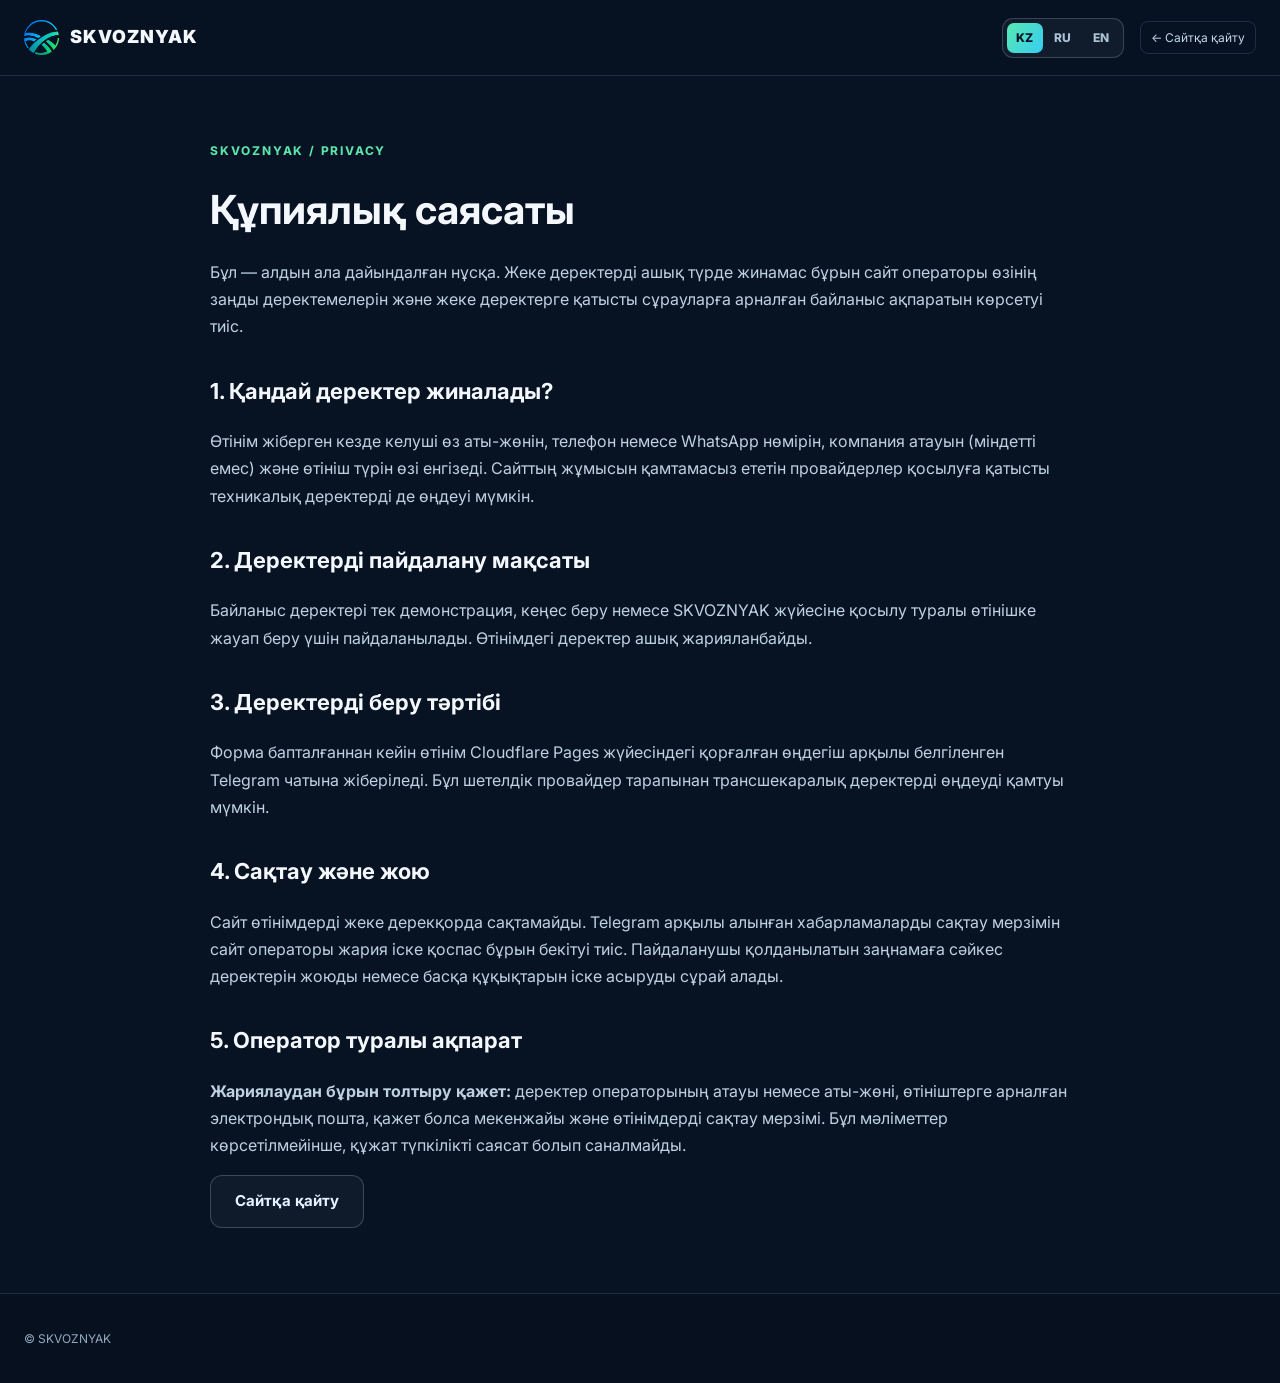
<file: privacy/index.html>
<!doctype html>
<html lang="kk"><head><meta charset="utf-8"><meta name="viewport" content="width=device-width,initial-scale=1">
<meta name="robots" content="noindex">
<title>Құпиялық саясаты — SKVOZNYAK</title>
<link rel="icon" href="/assets/favicon.svg" type="image/svg+xml">
<link rel="stylesheet" href="/assets/styles.css?v=20261021-type-v6"></head><body>
<header class="topbar"><div class="container topbar-inner">
<a class="logo" href="/" aria-label="SKVOZNYAK"><span class="logo-mark" aria-hidden="true"></span><span>SKVOZNYAK</span></a>
<div class="nav-right"><nav class="language-switch" aria-label="Тілді таңдау"><a class="locale-link is-active" href="/kz/privacy/" lang="kk" hreflang="kk" aria-current="page">KZ</a><a class="locale-link" href="/ru/privacy/" lang="ru" hreflang="ru">RU</a><a class="locale-link" href="/en/privacy/" lang="en" hreflang="en">EN</a></nav><a class="lang" href="/">← Сайтқа қайту</a></div></div></header>
<main class="container legal"><div class="eyebrow">SKVOZNYAK / Privacy</div>
<h1>Құпиялық саясаты</h1>
<p>Бұл — алдын ала дайындалған нұсқа. Жеке деректерді ашық түрде жинамас бұрын сайт операторы өзінің заңды деректемелерін және жеке деректерге қатысты сұрауларға арналған байланыс ақпаратын көрсетуі тиіс.</p>
<h2>1. Қандай деректер жиналады?</h2>
<p>Өтінім жіберген кезде келуші өз аты-жөнін, телефон немесе WhatsApp нөмірін, компания атауын (міндетті емес) және өтініш түрін өзі енгізеді. Сайттың жұмысын қамтамасыз ететін провайдерлер қосылуға қатысты техникалық деректерді де өңдеуі мүмкін.</p>
<h2>2. Деректерді пайдалану мақсаты</h2>
<p>Байланыс деректері тек демонстрация, кеңес беру немесе SKVOZNYAK жүйесіне қосылу туралы өтінішке жауап беру үшін пайдаланылады. Өтінімдегі деректер ашық жарияланбайды.</p>
<h2>3. Деректерді беру тәртібі</h2>
<p>Форма бапталғаннан кейін өтінім Cloudflare Pages жүйесіндегі қорғалған өңдегіш арқылы белгіленген Telegram чатына жіберіледі. Бұл шетелдік провайдер тарапынан трансшекаралық деректерді өңдеуді қамтуы мүмкін.</p>
<h2>4. Сақтау және жою</h2>
<p>Сайт өтінімдерді жеке дерекқорда сақтамайды. Telegram арқылы алынған хабарламаларды сақтау мерзімін сайт операторы жария іске қоспас бұрын бекітуі тиіс. Пайдаланушы қолданылатын заңнамаға сәйкес деректерін жоюды немесе басқа құқықтарын іске асыруды сұрай алады.</p>
<h2>5. Оператор туралы ақпарат</h2>
<p><strong>Жариялаудан бұрын толтыру қажет:</strong> деректер операторының атауы немесе аты-жөні, өтініштерге арналған электрондық пошта, қажет болса мекенжайы және өтінімдерді сақтау мерзімі. Бұл мәліметтер көрсетілмейінше, құжат түпкілікті саясат болып саналмайды.</p>
<p><a class="button button-outline" href="/">Сайтқа қайту</a></p></main>
<footer class="footer"><div class="container footer-inner">© SKVOZNYAK</div></footer>
<script src="/assets/site.js?v=20261021-layout-gallery-v3" defer></script></body></html>
</file>
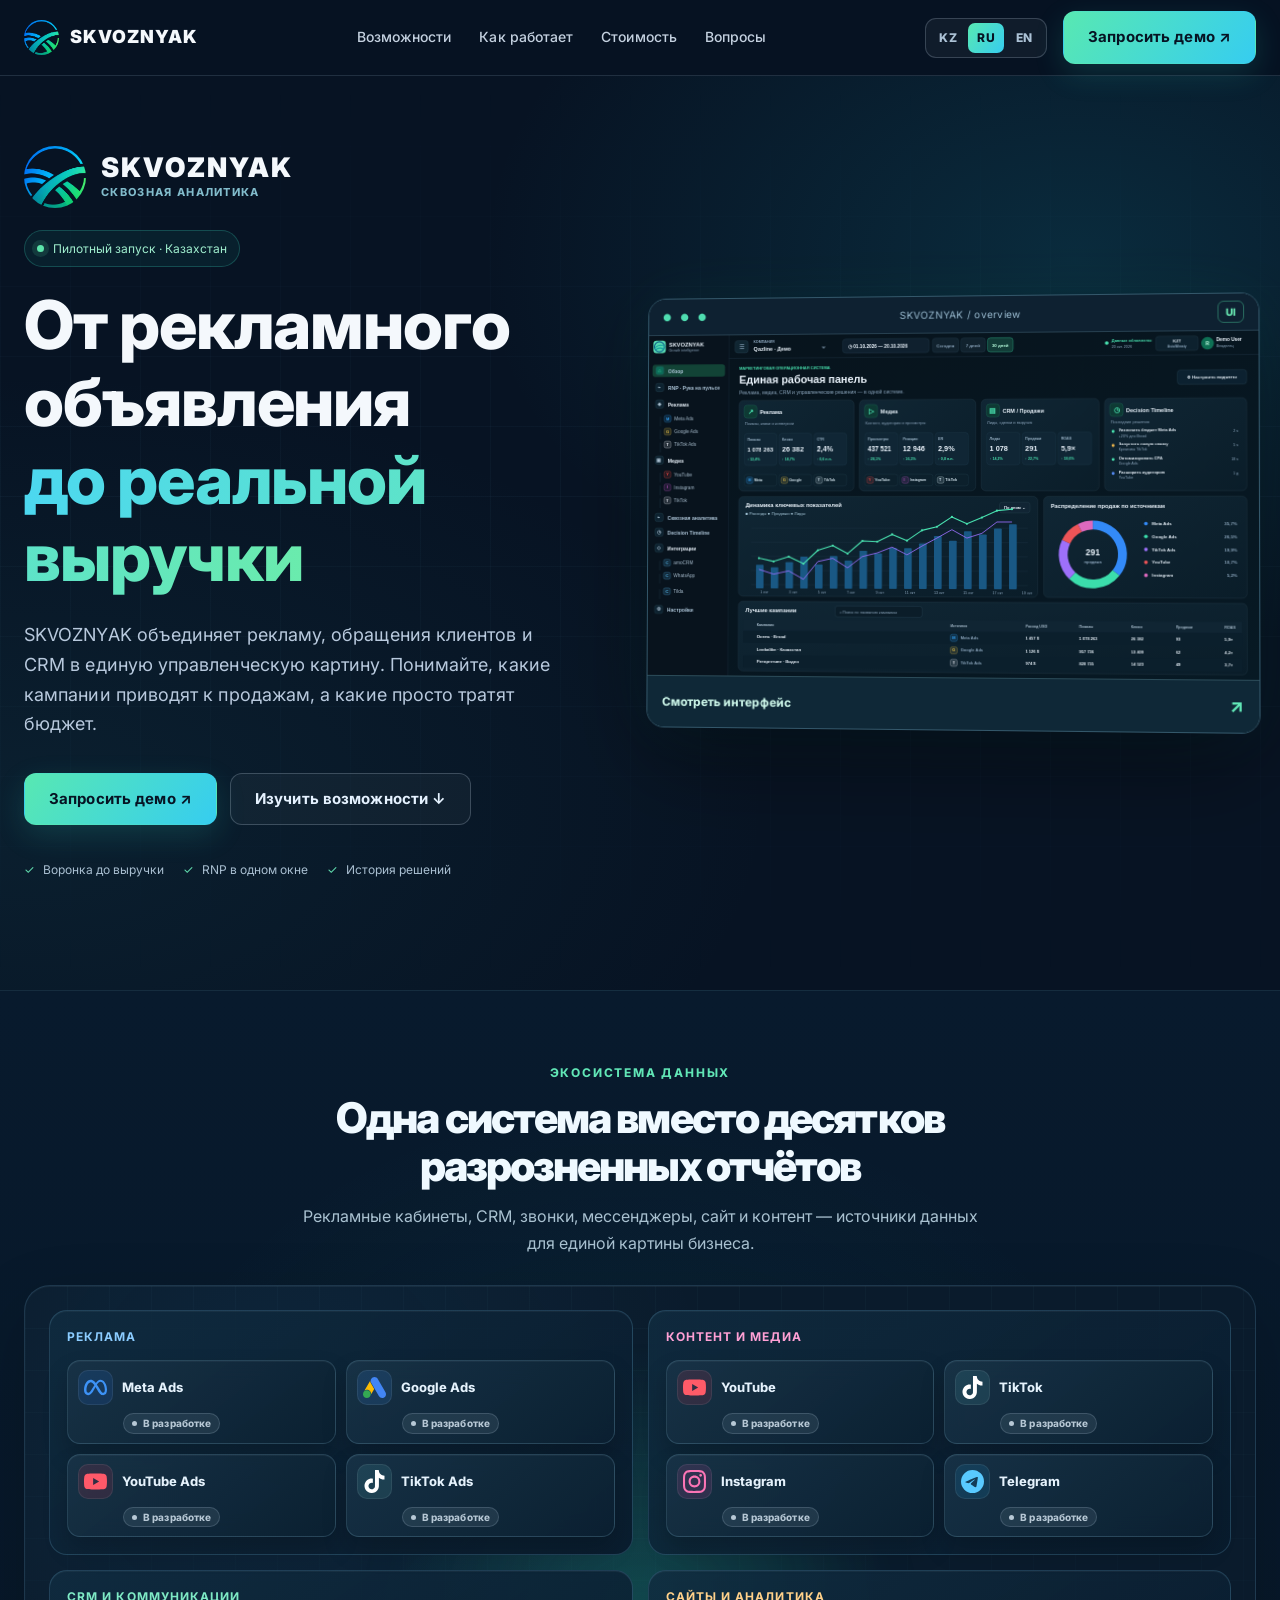
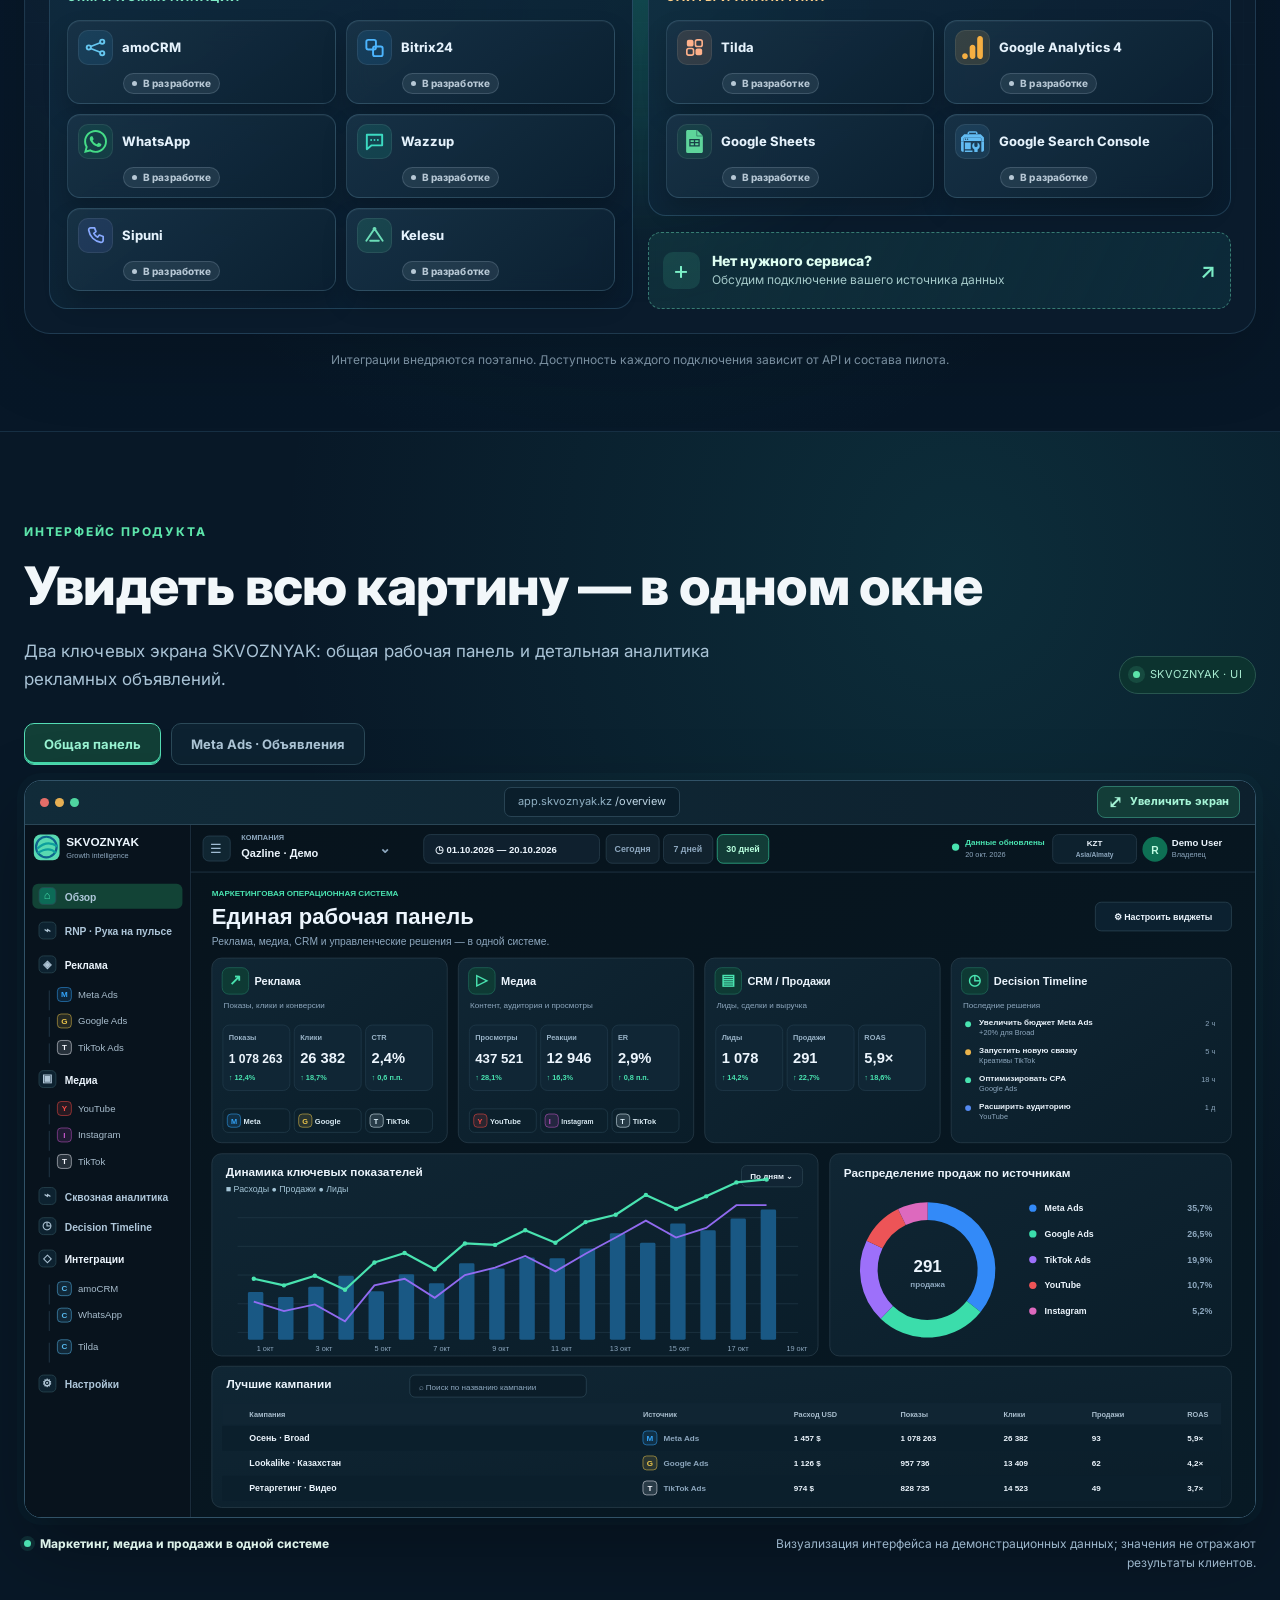
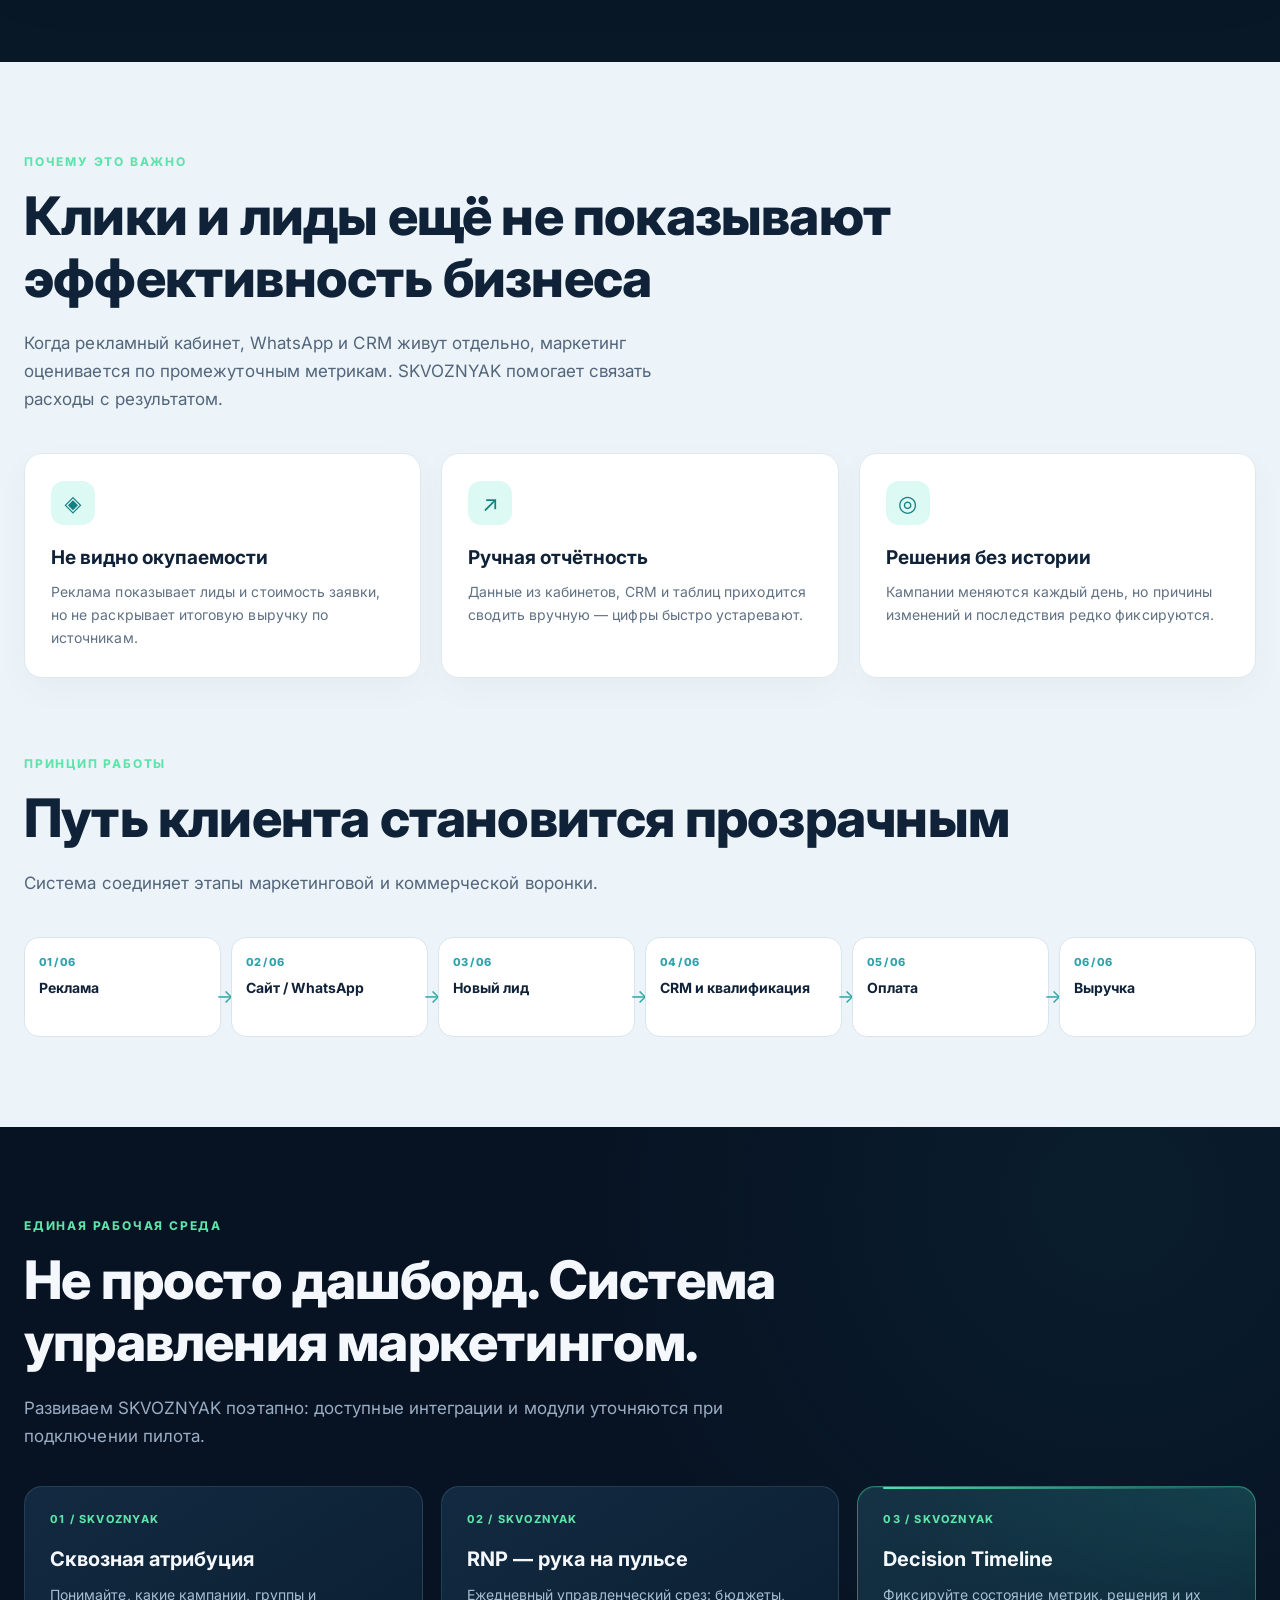
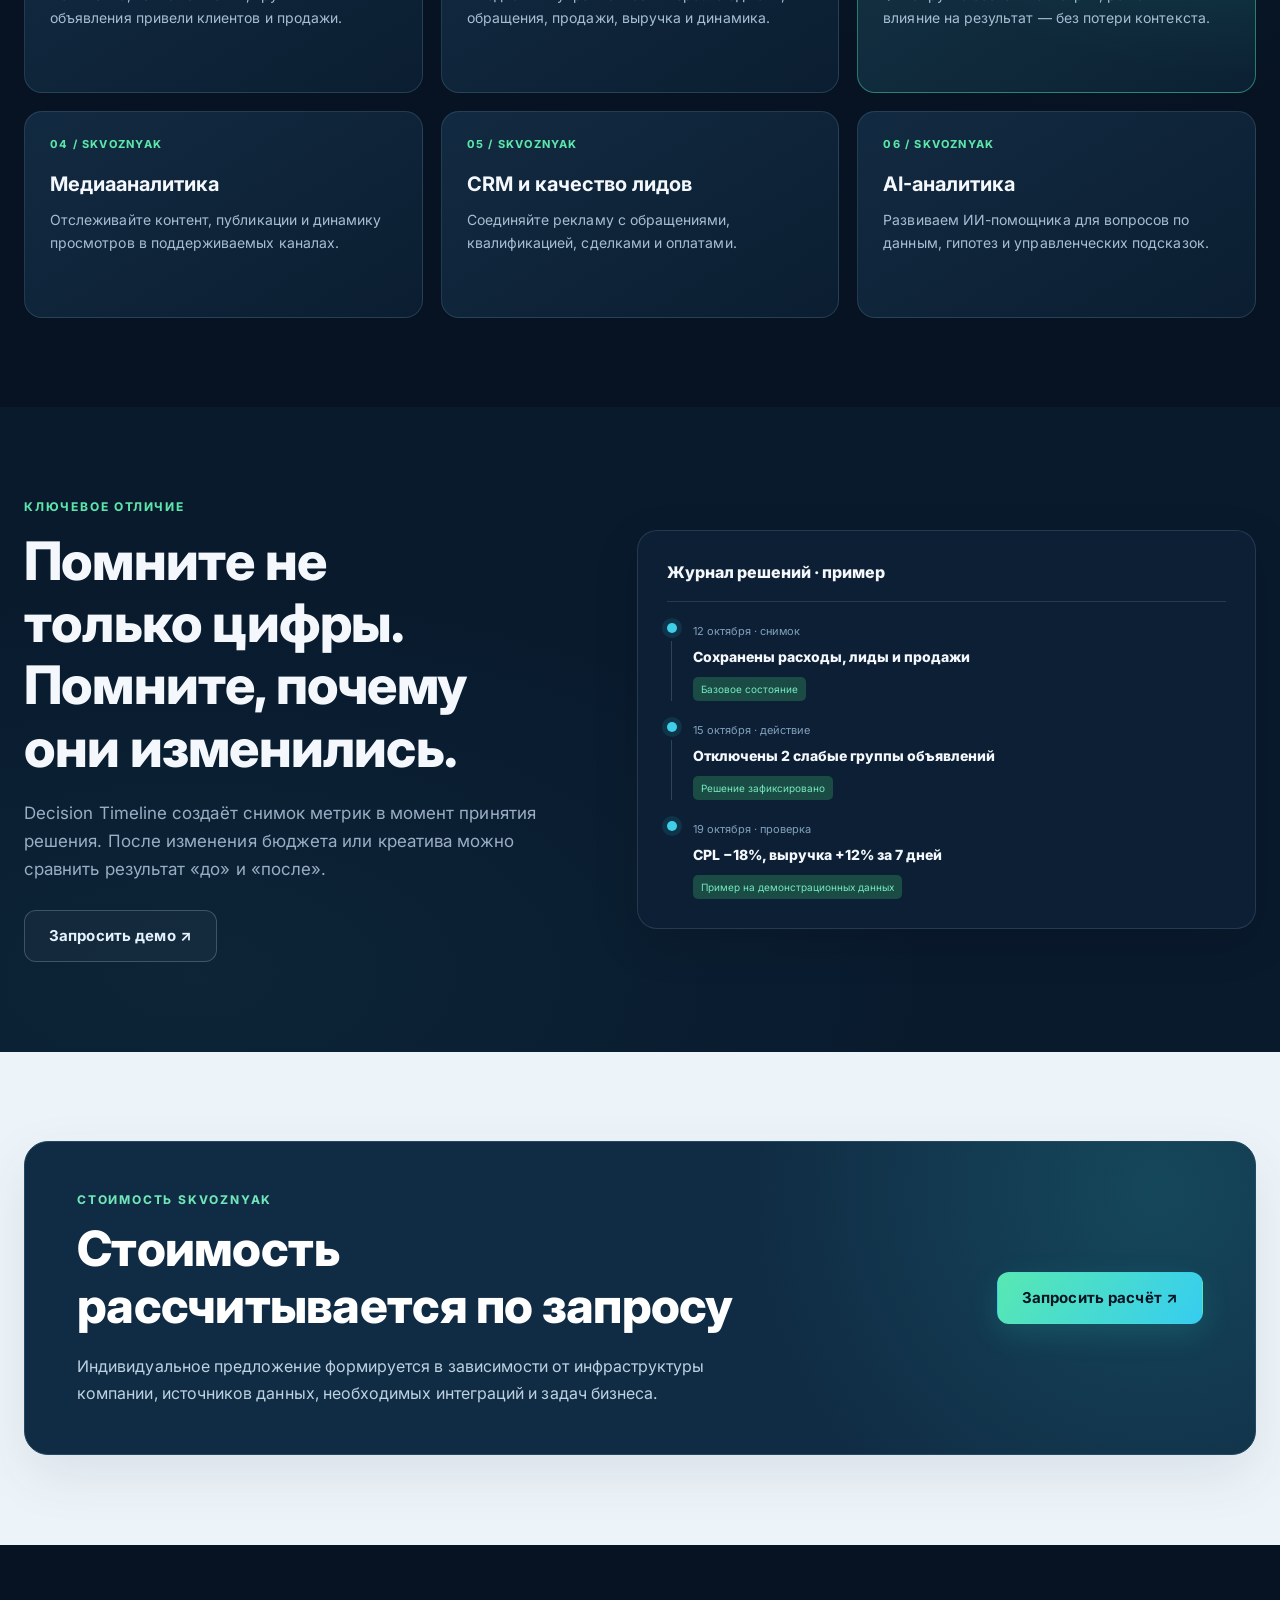
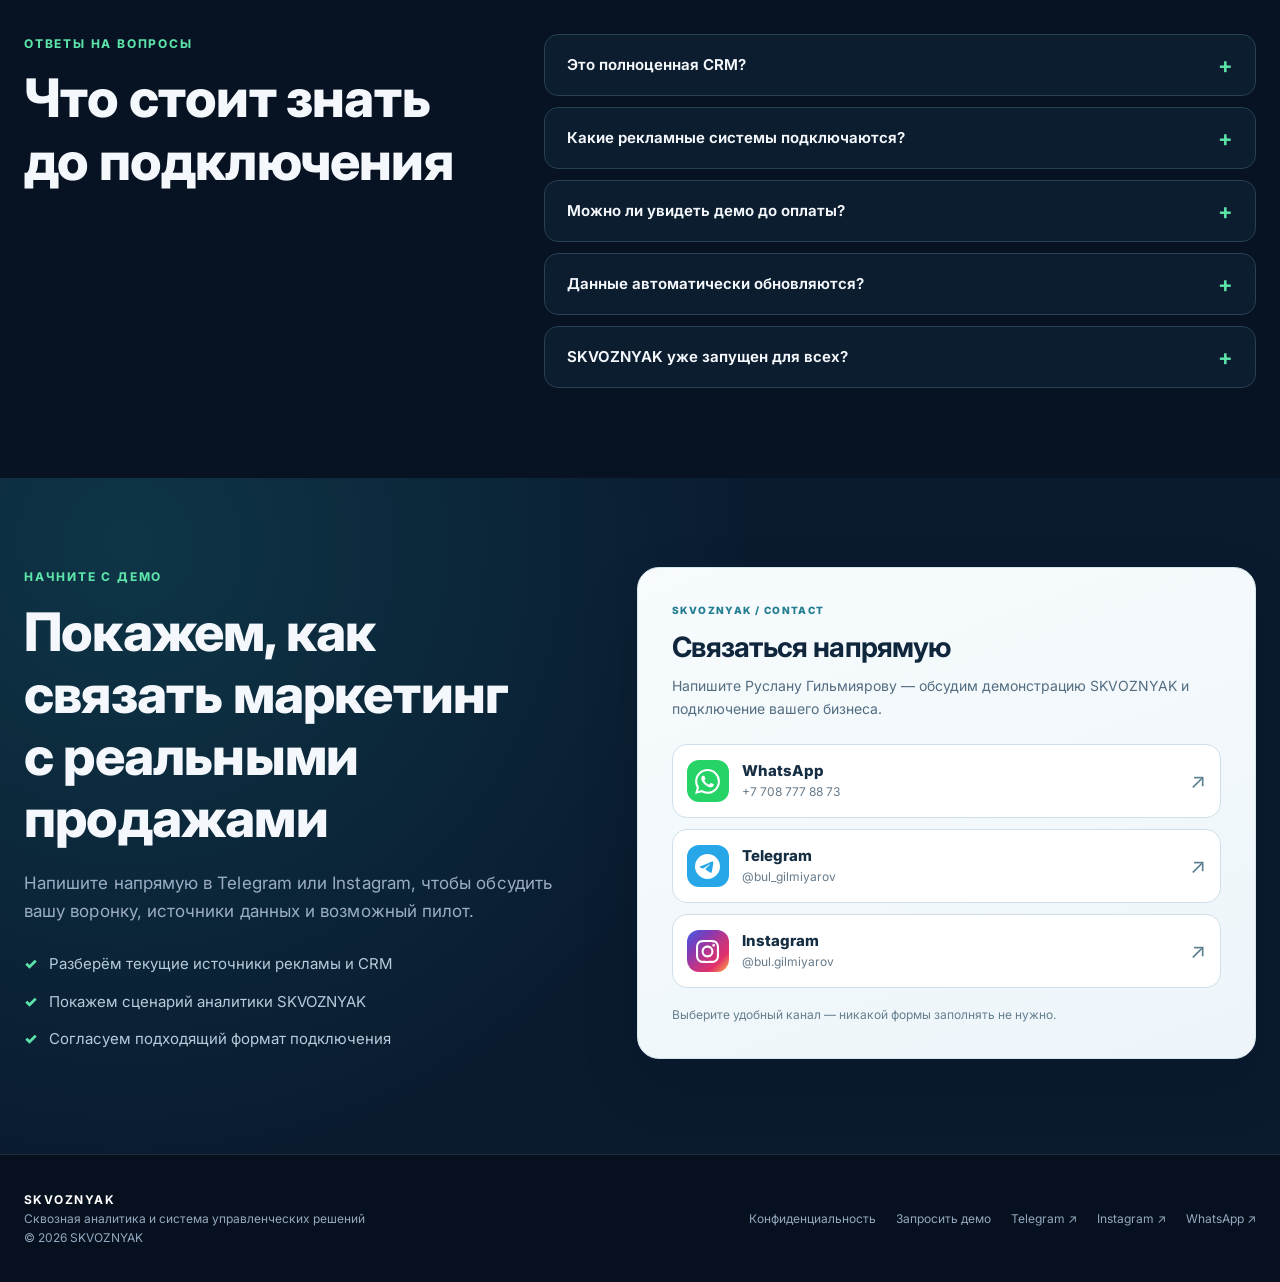
<file: ru/index.html>
<!doctype html>
<html lang="ru"><head><meta charset="utf-8"><meta name="viewport" content="width=device-width,initial-scale=1">
<meta name="theme-color" content="#071323"><meta name="description" content="SKVOZNYAK — сквозная аналитика, RNP, управление рекламой и решениями. От рекламного объявления до реальной выручки."><meta name="robots" content="index,follow">
<title>SKVOZNYAK | Сквозная аналитика</title><link rel="canonical" href="https://skvoznyak.kz/ru/">
<meta property="og:type" content="website"><meta property="og:title" content="SKVOZNYAK | Сквозная аналитика"><meta property="og:description" content="SKVOZNYAK — сквозная аналитика, RNP, управление рекламой и решениями. От рекламного объявления до реальной выручки."><meta property="og:url" content="https://skvoznyak.kz/ru/">
<meta property="og:image" content="https://skvoznyak.kz/assets/skvoznyak-logo.webp"><meta name="twitter:card" content="summary">
<link rel="alternate" hreflang="kk-KZ" href="https://skvoznyak.kz/"><link rel="alternate" hreflang="ru-KZ" href="https://skvoznyak.kz/ru/"><link rel="alternate" hreflang="en" href="https://skvoznyak.com/"><link rel="alternate" hreflang="x-default" href="https://skvoznyak.com/">
<link rel="icon" href="../assets/favicon.svg" type="image/svg+xml"><link rel="stylesheet" href="../assets/styles.css?v=20261022-site-audit-v1">
<link rel="stylesheet" href="../assets/integrations.css?v=20261022-status-v1">

</head><body>
<header class="topbar"><div class="container topbar-inner">
<a class="logo" href="/ru/" aria-label="SKVOZNYAK"><span class="logo-mark" aria-hidden="true"></span><span>SKVOZNYAK</span></a>
<nav class="nav" id="site-nav" data-menu aria-label="Основное меню">
<a href="#features">Возможности</a><a href="#how">Как работает</a><a href="#pricing">Стоимость</a><a href="#faq">Вопросы</a>
</nav><div class="nav-right"><nav class="language-switch" aria-label="Выбор языка"><a class="locale-link" href="/kz/" lang="kk" hreflang="kk">KZ</a><a class="locale-link is-active" href="/ru/" lang="ru" hreflang="ru" aria-current="page">RU</a><a class="locale-link" href="/en/" lang="en" hreflang="en">EN</a></nav>
<a href="#contact" class="button button-primary">Запросить демо ↗</a>
<button class="mobile-menu-btn" data-menu-button aria-label="Menu" aria-expanded="false" aria-controls="site-nav">☰</button></div></div></header>
<main>
<section class="hero"><div class="container hero-grid">
<div><div class="hero-identity" aria-label="SKVOZNYAK"><span class="logo-mark hero-identity-mark" aria-hidden="true"></span><div class="hero-identity-copy"><span class="hero-identity-name">SKVOZNYAK</span><span class="hero-identity-subtitle">Сквозная аналитика</span></div></div><div class="hero-chip"><span class="pulse"></span>Пилотный запуск · Казахстан</div><h1>От рекламного объявления<br><span class="gradient-text">до реальной выручки</span></h1><p class="hero-desc">SKVOZNYAK объединяет рекламу, обращения клиентов и CRM в единую управленческую картину. Понимайте, какие кампании приводят к продажам, а какие просто тратят бюджет.</p>
<div class="hero-actions"><a href="#contact" class="button button-primary">Запросить демо ↗</a><a href="#features" class="button button-outline">Изучить возможности ↓</a></div>
<div class="hero-bullets"><span>Воронка до выручки</span><span>RNP в одном окне</span><span>История решений</span></div><a class="hero-mobile-screen-link" href="#screens">Посмотреть интерфейс <span aria-hidden="true">↗</span></a></div>
<a class="hero-product-preview" href="#screens" aria-label="Смотреть интерфейс"><div class="hero-preview-top"><span class="hero-preview-dots" aria-hidden="true">● ● ●</span><span>SKVOZNYAK / overview</span><span class="hero-preview-badge">UI</span></div><img src="../assets/showcase-overview.svg?v=20261021-header-spacing-3" alt="SKVOZNYAK — экран единой рабочей панели" width="1672" height="941" decoding="async" fetchpriority="high"><div class="hero-preview-link">Смотреть интерфейс <span aria-hidden="true">↗</span></div></a></div></section>
<section class="integrations-section" aria-labelledby="integration-title">
<div class="container">
  <div class="integrations-heading"><div class="eyebrow">ЭКОСИСТЕМА ДАННЫХ</div><h2 id="integration-title">Одна система вместо десятков разрозненных отчётов</h2><p>Рекламные кабинеты, CRM, звонки, мессенджеры, сайт и контент — источники данных для единой картины бизнеса.</p></div>
  <div class="integrations-scene integrations-scene--grouped" data-integrations-scene>
    <div class="integrations-glow" aria-hidden="true"></div>
    
    <div class="integration-groups">
      <div class="integration-group" data-integration-group>
        <div class="integration-group__head"><h3>Реклама</h3></div>
        <div class="integration-group__grid"><div class="integration-chip integration-chip--meta" data-integration-item><div class="integration-chip__inner"><span class="integration-chip__badge" aria-hidden="true"><svg class="integration-icon" viewBox="0 0 24 24" aria-hidden="true" focusable="false"><path d="M6.915 4.03c-1.968 0-3.683 1.28-4.871 3.113C.704 9.208 0 11.883 0 14.449c0 .706.07 1.369.21 1.973a6.624 6.624 0 0 0 .265.86 5.297 5.297 0 0 0 .371.761c.696 1.159 1.818 1.927 3.593 1.927 1.497 0 2.633-.671 3.965-2.444.76-1.012 1.144-1.626 2.663-4.32l.756-1.339.186-.325c.061.1.121.196.183.3l2.152 3.595c.724 1.21 1.665 2.556 2.47 3.314 1.046.987 1.992 1.22 3.06 1.22 1.075 0 1.876-.355 2.455-.843a3.743 3.743 0 0 0 .81-.973c.542-.939.861-2.127.861-3.745 0-2.72-.681-5.357-2.084-7.45-1.282-1.912-2.957-2.93-4.716-2.93-1.047 0-2.088.467-3.053 1.308-.652.57-1.257 1.29-1.82 2.05-.69-.875-1.335-1.547-1.958-2.056-1.182-.966-2.315-1.303-3.454-1.303zm10.16 2.053c1.147 0 2.188.758 2.992 1.999 1.132 1.748 1.647 4.195 1.647 6.4 0 1.548-.368 2.9-1.839 2.9-.58 0-1.027-.23-1.664-1.004-.496-.601-1.343-1.878-2.832-4.358l-.617-1.028a44.908 44.908 0 0 0-1.255-1.98c.07-.109.141-.224.211-.327 1.12-1.667 2.118-2.602 3.358-2.602zm-10.201.553c1.265 0 2.058.791 2.675 1.446.307.327.737.871 1.234 1.579l-1.02 1.566c-.757 1.163-1.882 3.017-2.837 4.338-1.191 1.649-1.81 1.817-2.486 1.817-.524 0-1.038-.237-1.383-.794-.263-.426-.464-1.13-.464-2.046 0-2.221.63-4.535 1.66-6.088.454-.687.964-1.226 1.533-1.533a2.264 2.264 0 0 1 1.088-.285z"/></svg></span><span class="integration-chip__name">Meta Ads</span></div></div>
<div class="integration-chip integration-chip--googleads" data-integration-item><div class="integration-chip__inner"><span class="integration-chip__badge" aria-hidden="true"><svg class="integration-icon" viewBox="0 0 24 24" aria-hidden="true" focusable="false"><path fill="#FBBC04" d="M7.5137 4.8438L1.5645 15.1484A4.5 4.5 0 0 1 4 14.4297c2.5597-.0075 4.6248 2.1585 4.4941 4.7148l3.2168-5.5723-3.6094-6.25c-.4499-.7793-.6322-1.6394-.5878-2.4784z"/><path fill="#4285F4" d="M23.4641 16.9287L15.4632 3.072C14.3586 1.1587 11.9121 .5028 9.9988 1.6074S7.4295 5.1585 8.5341 7.0718l8.0009 13.8567c1.1046 1.9133 3.5511 2.5679 5.4644 1.4646 1.9134-1.1046 2.568-3.5511 1.4647-5.4644z"/><path fill="#34A853" d="M3.9998 22.9291C1.7908 22.9291 0 21.1383 0 18.9293s1.7908-3.9998 3.9998-3.9998 3.9998 1.7908 3.9998 3.9998-1.7908 3.9998-3.9998 3.9998z"/></svg></span><span class="integration-chip__name">Google Ads</span></div></div>
<div class="integration-chip integration-chip--youtubeads" data-integration-item><div class="integration-chip__inner"><span class="integration-chip__badge" aria-hidden="true"><svg class="integration-icon" viewBox="0 0 24 24" aria-hidden="true" focusable="false"><path d="M23.498 6.186a3.016 3.016 0 0 0-2.122-2.136C19.505 3.545 12 3.545 12 3.545s-7.505 0-9.377.505A3.017 3.017 0 0 0 .502 6.186C0 8.07 0 12 0 12s0 3.93.502 5.814a3.016 3.016 0 0 0 2.122 2.136c1.871.505 9.376.505 9.376.505s7.505 0 9.377-.505a3.015 3.015 0 0 0 2.122-2.136C24 15.93 24 12 24 12s0-3.93-.502-5.814zM9.545 15.568V8.432L15.818 12l-6.273 3.568z"/></svg></span><span class="integration-chip__name">YouTube Ads</span></div></div>
<div class="integration-chip integration-chip--tiktokads" data-integration-item><div class="integration-chip__inner"><span class="integration-chip__badge" aria-hidden="true"><svg class="integration-icon" viewBox="0 0 24 24" aria-hidden="true" focusable="false"><path d="M12.525.02c1.31-.02 2.61-.01 3.91-.02.08 1.53.63 3.09 1.75 4.17 1.12 1.11 2.7 1.62 4.24 1.79v4.03c-1.44-.05-2.89-.35-4.2-.97-.57-.26-1.1-.59-1.62-.93-.01 2.92.01 5.84-.02 8.75-.08 1.4-.54 2.79-1.35 3.94-1.31 1.92-3.58 3.17-5.91 3.21-1.43.08-2.86-.31-4.08-1.03-2.02-1.19-3.44-3.37-3.65-5.71-.02-.5-.03-1-.01-1.49.18-1.9 1.12-3.72 2.58-4.96 1.66-1.44 3.98-2.13 6.15-1.72.02 1.48-.04 2.96-.04 4.44-.99-.32-2.15-.23-3.02.37-.63.41-1.11 1.04-1.36 1.75-.21.51-.15 1.07-.14 1.61.24 1.64 1.82 3.02 3.5 2.87 1.12-.01 2.19-.66 2.77-1.61.19-.33.4-.67.41-1.06.1-1.79.06-3.57.07-5.36.01-4.03-.01-8.05.02-12.07z"/></svg></span><span class="integration-chip__name">TikTok Ads</span></div></div></div>
      </div>
      <div class="integration-group" data-integration-group>
        <div class="integration-group__head"><h3>Контент и медиа</h3></div>
        <div class="integration-group__grid"><div class="integration-chip integration-chip--youtube" data-integration-item><div class="integration-chip__inner"><span class="integration-chip__badge" aria-hidden="true"><svg class="integration-icon" viewBox="0 0 24 24" aria-hidden="true" focusable="false"><path d="M23.498 6.186a3.016 3.016 0 0 0-2.122-2.136C19.505 3.545 12 3.545 12 3.545s-7.505 0-9.377.505A3.017 3.017 0 0 0 .502 6.186C0 8.07 0 12 0 12s0 3.93.502 5.814a3.016 3.016 0 0 0 2.122 2.136c1.871.505 9.376.505 9.376.505s7.505 0 9.377-.505a3.015 3.015 0 0 0 2.122-2.136C24 15.93 24 12 24 12s0-3.93-.502-5.814zM9.545 15.568V8.432L15.818 12l-6.273 3.568z"/></svg></span><span class="integration-chip__name">YouTube</span></div></div>
<div class="integration-chip integration-chip--tiktok" data-integration-item><div class="integration-chip__inner"><span class="integration-chip__badge" aria-hidden="true"><svg class="integration-icon" viewBox="0 0 24 24" aria-hidden="true" focusable="false"><path d="M12.525.02c1.31-.02 2.61-.01 3.91-.02.08 1.53.63 3.09 1.75 4.17 1.12 1.11 2.7 1.62 4.24 1.79v4.03c-1.44-.05-2.89-.35-4.2-.97-.57-.26-1.1-.59-1.62-.93-.01 2.92.01 5.84-.02 8.75-.08 1.4-.54 2.79-1.35 3.94-1.31 1.92-3.58 3.17-5.91 3.21-1.43.08-2.86-.31-4.08-1.03-2.02-1.19-3.44-3.37-3.65-5.71-.02-.5-.03-1-.01-1.49.18-1.9 1.12-3.72 2.58-4.96 1.66-1.44 3.98-2.13 6.15-1.72.02 1.48-.04 2.96-.04 4.44-.99-.32-2.15-.23-3.02.37-.63.41-1.11 1.04-1.36 1.75-.21.51-.15 1.07-.14 1.61.24 1.64 1.82 3.02 3.5 2.87 1.12-.01 2.19-.66 2.77-1.61.19-.33.4-.67.41-1.06.1-1.79.06-3.57.07-5.36.01-4.03-.01-8.05.02-12.07z"/></svg></span><span class="integration-chip__name">TikTok</span></div></div>
<div class="integration-chip integration-chip--instagram" data-integration-item><div class="integration-chip__inner"><span class="integration-chip__badge" aria-hidden="true"><svg class="integration-icon" viewBox="0 0 24 24" aria-hidden="true" focusable="false"><path d="M7.0301.084c-1.2768.0602-2.1487.264-2.911.5634-.7888.3075-1.4575.72-2.1228 1.3877-.6652.6677-1.075 1.3368-1.3802 2.127-.2954.7638-.4956 1.6365-.552 2.914-.0564 1.2775-.0689 1.6882-.0626 4.947.0062 3.2586.0206 3.6671.0825 4.9473.061 1.2765.264 2.1482.5635 2.9107.308.7889.72 1.4573 1.388 2.1228.6679.6655 1.3365 1.0743 2.1285 1.38.7632.295 1.6361.4961 2.9134.552 1.2773.056 1.6884.069 4.9462.0627 3.2578-.0062 3.668-.0207 4.9478-.0814 1.28-.0607 2.147-.2652 2.9098-.5633.7889-.3086 1.4578-.72 2.1228-1.3881.665-.6682 1.0745-1.3378 1.3795-2.1284.2957-.7632.4966-1.636.552-2.9124.056-1.2809.0692-1.6898.063-4.948-.0063-3.2583-.021-3.6668-.0817-4.9465-.0607-1.2797-.264-2.1487-.5633-2.9117-.3084-.7889-.72-1.4568-1.3876-2.1228C21.2982 1.33 20.628.9208 19.8378.6165 19.074.321 18.2017.1197 16.9244.0645 15.6471.0093 15.236-.005 11.977.0014 8.718.0076 8.31.0215 7.0301.0839m.1402 21.6932c-1.17-.0509-1.8053-.2453-2.2287-.408-.5606-.216-.96-.4771-1.3819-.895-.422-.4178-.6811-.8186-.9-1.378-.1644-.4234-.3624-1.058-.4171-2.228-.0595-1.2645-.072-1.6442-.079-4.848-.007-3.2037.0053-3.583.0607-4.848.05-1.169.2456-1.805.408-2.2282.216-.5613.4762-.96.895-1.3816.4188-.4217.8184-.6814 1.3783-.9003.423-.1651 1.0575-.3614 2.227-.4171 1.2655-.06 1.6447-.072 4.848-.079 3.2033-.007 3.5835.005 4.8495.0608 1.169.0508 1.8053.2445 2.228.408.5608.216.96.4754 1.3816.895.4217.4194.6816.8176.9005 1.3787.1653.4217.3617 1.056.4169 2.2263.0602 1.2655.0739 1.645.0796 4.848.0058 3.203-.0055 3.5834-.061 4.848-.051 1.17-.245 1.8055-.408 2.2294-.216.5604-.4763.96-.8954 1.3814-.419.4215-.8181.6811-1.3783.9-.4224.1649-1.0577.3617-2.2262.4174-1.2656.0595-1.6448.072-4.8493.079-3.2045.007-3.5825-.006-4.848-.0608M16.953 5.5864A1.44 1.44 0 1 0 18.39 4.144a1.44 1.44 0 0 0-1.437 1.4424M5.8385 12.012c.0067 3.4032 2.7706 6.1557 6.173 6.1493 3.4026-.0065 6.157-2.7701 6.1506-6.1733-.0065-3.4032-2.771-6.1565-6.174-6.1498-3.403.0067-6.156 2.771-6.1496 6.1738M8 12.0077a4 4 0 1 1 4.008 3.9921A3.9996 3.9996 0 0 1 8 12.0077"/></svg></span><span class="integration-chip__name">Instagram</span></div></div>
<div class="integration-chip integration-chip--telegram" data-integration-item><div class="integration-chip__inner"><span class="integration-chip__badge" aria-hidden="true"><svg class="integration-icon" viewBox="0 0 24 24" aria-hidden="true" focusable="false"><path d="M11.944 0A12 12 0 0 0 0 12a12 12 0 0 0 12 12 12 12 0 0 0 12-12A12 12 0 0 0 12 0a12 12 0 0 0-.056 0zm4.962 7.224c.1-.002.321.023.465.14a.506.506 0 0 1 .171.325c.016.093.036.306.02.472-.18 1.898-.962 6.502-1.36 8.627-.168.9-.499 1.201-.82 1.23-.696.065-1.225-.46-1.9-.902-1.056-.693-1.653-1.124-2.678-1.8-1.185-.78-.417-1.21.258-1.91.177-.184 3.247-2.977 3.307-3.23.007-.032.014-.15-.056-.212s-.174-.041-.249-.024c-.106.024-1.793 1.14-5.061 3.345-.48.33-.913.49-1.302.48-.428-.008-1.252-.241-1.865-.44-.752-.245-1.349-.374-1.297-.789.027-.216.325-.437.893-.663 3.498-1.524 5.83-2.529 6.998-3.014 3.332-1.386 4.025-1.627 4.476-1.635z"/></svg></span><span class="integration-chip__name">Telegram</span></div></div></div>
      </div>
      <div class="integration-group" data-integration-group>
        <div class="integration-group__head"><h3>CRM и коммуникации</h3></div>
        <div class="integration-group__grid"><div class="integration-chip integration-chip--amocrm" data-integration-item><div class="integration-chip__inner"><span class="integration-chip__badge" aria-hidden="true"><svg class="integration-icon integration-icon--generic" viewBox="0 0 24 24" aria-hidden="true" focusable="false"><circle cx="5" cy="12" r="2.2" stroke="currentColor" stroke-width="2"/><circle cx="19" cy="6" r="2.2" stroke="currentColor" stroke-width="2"/><circle cx="19" cy="18" r="2.2" stroke="currentColor" stroke-width="2"/><path d="M7 11L17 7 M7 13L17 17" stroke="currentColor" stroke-width="1.8"/></svg></span><span class="integration-chip__name">amoCRM</span></div></div>
<div class="integration-chip integration-chip--bitrix24" data-integration-item><div class="integration-chip__inner"><span class="integration-chip__badge" aria-hidden="true"><svg class="integration-icon integration-icon--generic" viewBox="0 0 24 24" aria-hidden="true" focusable="false"><rect x="3.5" y="4" width="10" height="10" rx="2" stroke="currentColor" stroke-width="2"/><rect x="10.5" y="11" width="10" height="10" rx="2" stroke="currentColor" stroke-width="2"/></svg></span><span class="integration-chip__name">Bitrix24</span></div></div>
<div class="integration-chip integration-chip--whatsapp" data-integration-item><div class="integration-chip__inner"><span class="integration-chip__badge" aria-hidden="true"><svg class="integration-icon" viewBox="0 0 24 24" aria-hidden="true" focusable="false"><path d="M17.472 14.382c-.297-.149-1.758-.867-2.03-.967-.273-.099-.471-.148-.67.15-.197.297-.767.966-.94 1.164-.173.199-.347.223-.644.075-.297-.15-1.255-.463-2.39-1.475-.883-.788-1.48-1.761-1.653-2.059-.173-.297-.018-.458.13-.606.134-.133.298-.347.446-.52.149-.174.198-.298.298-.497.099-.198.05-.371-.025-.52-.075-.149-.669-1.612-.916-2.207-.242-.579-.487-.5-.669-.51-.173-.008-.371-.01-.57-.01-.198 0-.52.074-.792.372-.272.297-1.04 1.016-1.04 2.479 0 1.462 1.065 2.875 1.213 3.074.149.198 2.096 3.2 5.077 4.487.709.306 1.262.489 1.694.625.712.227 1.36.195 1.871.118.571-.085 1.758-.719 2.006-1.413.248-.694.248-1.289.173-1.413-.074-.124-.272-.198-.57-.347m-5.421 7.403h-.004a9.87 9.87 0 01-5.031-1.378l-.361-.214-3.741.982.998-3.648-.235-.374a9.86 9.86 0 01-1.51-5.26c.001-5.45 4.436-9.884 9.888-9.884 2.64 0 5.122 1.03 6.988 2.898a9.825 9.825 0 012.893 6.994c-.003 5.45-4.437 9.884-9.885 9.884m8.413-18.297A11.815 11.815 0 0012.05 0C5.495 0 .16 5.335.157 11.892c0 2.096.547 4.142 1.588 5.945L.057 24l6.305-1.654a11.882 11.882 0 005.683 1.448h.005c6.554 0 11.89-5.335 11.893-11.893a11.821 11.821 0 00-3.48-8.413Z"/></svg></span><span class="integration-chip__name">WhatsApp</span></div></div>
<div class="integration-chip integration-chip--wazzup" data-integration-item><div class="integration-chip__inner"><span class="integration-chip__badge" aria-hidden="true"><svg class="integration-icon integration-icon--generic" viewBox="0 0 24 24" aria-hidden="true" focusable="false"><path d="M4 5h16v11H9l-5 4v-4z" stroke="currentColor" stroke-width="2" stroke-linejoin="round"/><circle cx="8.5" cy="10.5" r="1" fill="currentColor"/><circle cx="12" cy="10.5" r="1" fill="currentColor"/><circle cx="15.5" cy="10.5" r="1" fill="currentColor"/></svg></span><span class="integration-chip__name">Wazzup</span></div></div>
<div class="integration-chip integration-chip--sipuni" data-integration-item><div class="integration-chip__inner"><span class="integration-chip__badge" aria-hidden="true"><svg class="integration-icon integration-icon--generic" viewBox="0 0 24 24" aria-hidden="true" focusable="false"><path d="M7 4h4l1.5 4-2.3 1.8a10 10 0 0 0 4 4l1.8-2.3 4 1.5v4c0 1.4-1 2.2-2.5 2.1A15 15 0 0 1 4.9 6.5C4.8 5 5.6 4 7 4z" stroke="currentColor" stroke-width="1.8" stroke-linejoin="round"/></svg></span><span class="integration-chip__name">Sipuni</span></div></div>
<div class="integration-chip integration-chip--kelesu" data-integration-item><div class="integration-chip__inner"><span class="integration-chip__badge" aria-hidden="true"><svg class="integration-icon integration-icon--generic" viewBox="0 0 24 24" aria-hidden="true" focusable="false"><path d="M3.5 17.5L12 5l8.5 12.5M7.5 17.5h9" stroke="currentColor" stroke-width="2" stroke-linecap="round"/><circle cx="12" cy="5" r="2" fill="currentColor"/></svg></span><span class="integration-chip__name">Kelesu</span></div></div></div>
      </div>
      <div class="integration-right-stack">
      <div class="integration-group" data-integration-group>
        <div class="integration-group__head"><h3>Сайты и аналитика</h3></div>
        <div class="integration-group__grid"><div class="integration-chip integration-chip--tilda" data-integration-item><div class="integration-chip__inner"><span class="integration-chip__badge" aria-hidden="true"><svg class="integration-icon integration-icon--generic" viewBox="0 0 24 24" aria-hidden="true" focusable="false"><rect x="4" y="4" width="7" height="7" rx="2" fill="currentColor"/><rect x="13" y="4" width="7" height="7" rx="2" stroke="currentColor" stroke-width="1.7"/><rect x="4" y="13" width="7" height="7" rx="2" stroke="currentColor" stroke-width="1.7"/><rect x="13" y="13" width="7" height="7" rx="2" fill="currentColor"/></svg></span><span class="integration-chip__name">Tilda</span></div></div>
<div class="integration-chip integration-chip--googleanalytics" data-integration-item><div class="integration-chip__inner"><span class="integration-chip__badge" aria-hidden="true"><svg class="integration-icon" viewBox="0 0 24 24" aria-hidden="true" focusable="false"><path d="M22.84 2.9982v17.9987c.0086 1.6473-1.3197 2.9897-2.967 2.9984a2.9808 2.9808 0 01-.3677-.0208c-1.528-.226-2.6477-1.5558-2.6105-3.1V3.1204c-.0369-1.5458 1.0856-2.8762 2.6157-3.1 1.6361-.1915 3.1178.9796 3.3093 2.6158.014.1201.0208.241.0202.3619zM4.1326 18.0548c-1.6417 0-2.9726 1.331-2.9726 2.9726C1.16 22.6691 2.4909 24 4.1326 24s2.9726-1.3309 2.9726-2.9726-1.331-2.9726-2.9726-2.9726zm7.8728-9.0098c-.0171 0-.0342 0-.0513.0003-1.6495.0904-2.9293 1.474-2.891 3.1256v7.9846c0 2.167.9535 3.4825 2.3505 3.763 1.6118.3266 3.1832-.7152 3.5098-2.327.04-.1974.06-.3983.0593-.5998v-8.9585c.003-1.6474-1.33-2.9852-2.9773-2.9882z"/></svg></span><span class="integration-chip__name">Google Analytics 4</span></div></div>
<div class="integration-chip integration-chip--googlesheets" data-integration-item><div class="integration-chip__inner"><span class="integration-chip__badge" aria-hidden="true"><svg class="integration-icon" viewBox="0 0 24 24" aria-hidden="true" focusable="false"><path d="M11.318 12.545H7.91v-1.909h3.41v1.91zM14.728 0v6h6l-6-6zm1.363 10.636h-3.41v1.91h3.41v-1.91zm0 3.273h-3.41v1.91h3.41v-1.91zM20.727 6.5v15.864c0 .904-.732 1.636-1.636 1.636H4.909a1.636 1.636 0 0 1-1.636-1.636V1.636C3.273.732 4.005 0 4.909 0h9.318v6.5h6.5zm-3.273 2.773H6.545v7.909h10.91v-7.91zm-6.136 4.636H7.91v1.91h3.41v-1.91z"/></svg></span><span class="integration-chip__name">Google Sheets</span></div></div>
<div class="integration-chip integration-chip--googlesearchconsole" data-integration-item><div class="integration-chip__inner"><span class="integration-chip__badge" aria-hidden="true"><svg class="integration-icon" viewBox="0 0 24 24" aria-hidden="true" focusable="false"><path d="M8.548 1.156L6.832 2.872v1.682h1.716zm0 3.398v.035H6.832v-.035H3.386L0 7.844v3.577h2.826V8.94c0-.525.429-.954.954-.954h16.476c.525 0 .954.43.954.954v2.48h2.754V7.844l-3.386-3.29H17.3v.035h-1.717v-.035zm7.035 0H17.3V2.872l-1.717-1.716zM8.679 1.188V2.84h6.773V1.188zm11.471 7.07a.834.834 0 00-.132.01l-.543.002c-5.216.014-10.432-.008-15.648.01-.435-.063-.794.436-.716.883v2.264h17.812c-.016-.888.045-1.782-.034-2.666-.104-.342-.427-.502-.739-.502zm-15.422.634a.689.698 0 01.689.698.689.698 0 01-.689.697.689.698 0 01-.688-.697.689.698 0 01.688-.698zm2.134 0a.689.698 0 01.689.698.689.698 0 01-.689.697.689.698 0 01-.688-.697.689.698 0 01.688-.698zM.036 11.645v9.156c0 1.05.858 1.908 1.907 1.908h.883V11.645zm21.174 0v11.064h.882c1.05 0 1.908-.858 1.908-1.908v-9.156zM4.057 13.133v6.85h6.137v-6.85zm13.243.021v3.777l-1.708.977-1.708-.977v-3.758a4.006 4.006 0 000 7.23v2.441h3.457v-2.442a4.006 4.006 0 00-.041-7.248zm-13.243 8.26v1.43h7.925v-1.43z"/></svg></span><span class="integration-chip__name">Google Search Console</span></div></div>
</div>
      </div>
      <a class="integration-request" href="#contact" aria-label="Нет нужного сервиса? Обсудим подключение вашего источника данных">
  <span class="integration-request__plus" aria-hidden="true">+</span>
  <span class="integration-request__copy"><strong>Нет нужного сервиса?</strong><small>Обсудим подключение вашего источника данных</small></span>
  <span class="integration-request__arrow" aria-hidden="true">↗</span>
</a>
    </div>
    </div>
  </div>
  <p class="integrations-footnote">Интеграции внедряются поэтапно. Доступность каждого подключения зависит от API и состава пилота.</p>
</div></section>
<section class="section product-showcase" id="screens"><div class="container">
<div class="showcase-heading"><div><div class="eyebrow">Интерфейс продукта</div><h2>Увидеть всю картину — в одном окне</h2><p class="section-lead">Два ключевых экрана SKVOZNYAK: общая рабочая панель и детальная аналитика рекламных объявлений.</p></div><div class="showcase-pill"><span class="pulse"></span> SKVOZNYAK · UI</div></div>
<div class="screen-switcher" role="tablist" aria-label="Интерфейс продукта">
<button type="button" class="screen-tab is-active" role="tab" id="screen-overview-tab" aria-controls="screen-panel" aria-selected="true" data-screen-tab="overview" data-caption="Маркетинг, медиа и продажи в одной системе" data-url="/overview">Общая панель</button>
<button type="button" class="screen-tab" role="tab" id="screen-ads-tab" aria-controls="screen-panel" aria-selected="false" tabindex="-1" data-screen-tab="ads" data-caption="От кампании до конкретного объявления" data-url="/marketing/meta-ads">Meta Ads · Объявления</button>
</div>
<div class="screen-stage" id="screen-panel" role="tabpanel" aria-labelledby="screen-overview-tab" data-screen-panel>
<div class="screen-browser-bar"><div class="screen-dots" aria-hidden="true"><i></i><i></i><i></i></div><div class="screen-browser-url">app.skvoznyak.kz <span data-screen-route>/overview</span></div><button type="button" class="screen-zoom" data-screen-open aria-label="Увеличить экран" title="Увеличить экран"><span aria-hidden="true">⤢</span> <span>Увеличить экран</span></button></div>
<!-- TODO(real screenshot): replace the two SVG interface mockups in src/data-overview-src/data-ads-src with approved .webp exports; update the dialog image too. Keep the visible demonstration-data caption until using verified, permissioned data. -->
<img class="screen-image" data-screen-image src="../assets/showcase-overview.svg?v=20261021-header-spacing-3" data-overview-src="../assets/showcase-overview.svg?v=20261021-header-spacing-3" data-ads-src="../assets/showcase-meta-ads.svg?v=20261021-header-spacing-3" data-alt-overview="Маркетинг, медиа и продажи в одной системе" data-alt-ads="От кампании до конкретного объявления" alt="Маркетинг, медиа и продажи в одной системе" loading="lazy" decoding="async" width="1672" height="941">
</div><div class="screen-description"><div><span class="screen-caption-dot" aria-hidden="true"></span><span data-screen-caption>Маркетинг, медиа и продажи в одной системе</span></div><span>Визуализация интерфейса на демонстрационных данных; значения не отражают результаты клиентов.</span></div>
</div></section>
<dialog class="screen-dialog" data-screen-dialog aria-label="Интерфейс продукта"><div class="screen-dialog-head"><strong>SKVOZNYAK</strong><button class="screen-dialog-close" data-screen-close type="button" aria-label="Увеличить экран">✕</button></div><div class="screen-dialog-scroll"><img data-screen-dialog-image src="../assets/showcase-overview.svg?v=20261021-header-spacing-3" alt="Маркетинг, медиа и продажи в одной системе" width="1672" height="941"></div></dialog>
<section class="section section-light" id="how"><div class="container"><div class="eyebrow">Почему это важно</div><h2>Клики и лиды ещё не показывают эффективность бизнеса</h2><p class="section-lead">Когда рекламный кабинет, WhatsApp и CRM живут отдельно, маркетинг оценивается по промежуточным метрикам. SKVOZNYAK помогает связать расходы с результатом.</p>
<div class="problem-grid"><article class="problem-card"><div class="icon-bubble" aria-hidden="true">◈</div><h3>Не видно окупаемости</h3><p>Реклама показывает лиды и стоимость заявки, но не раскрывает итоговую выручку по источникам.</p></article><article class="problem-card"><div class="icon-bubble" aria-hidden="true">↗</div><h3>Ручная отчётность</h3><p>Данные из кабинетов, CRM и таблиц приходится сводить вручную — цифры быстро устаревают.</p></article><article class="problem-card"><div class="icon-bubble" aria-hidden="true">◎</div><h3>Решения без истории</h3><p>Кампании меняются каждый день, но причины изменений и последствия редко фиксируются.</p></article></div><div class="how-divider" aria-hidden="true"></div><div class="eyebrow">Принцип работы</div><h2>Путь клиента становится прозрачным</h2><p class="section-lead">Система соединяет этапы маркетинговой и коммерческой воронки.</p><div class="flow"><div class="flow-step"><div class="number">01 / 06</div><strong>Реклама</strong></div><div class="flow-step"><div class="number">02 / 06</div><strong>Сайт / WhatsApp</strong></div><div class="flow-step"><div class="number">03 / 06</div><strong>Новый лид</strong></div><div class="flow-step"><div class="number">04 / 06</div><strong>CRM и квалификация</strong></div><div class="flow-step"><div class="number">05 / 06</div><strong>Оплата</strong></div><div class="flow-step"><div class="number">06 / 06</div><strong>Выручка</strong></div></div></div></section>
<section class="section section-features" id="features"><div class="container"><div class="features-header"><div class="eyebrow">Единая рабочая среда</div><h2>Не просто дашборд. Система управления маркетингом.</h2><p class="section-lead">Развиваем SKVOZNYAK поэтапно: доступные интеграции и модули уточняются при подключении пилота.</p>
</div>
<div class="features-grid"><article class="feature-card"><div class="num">01 / SKVOZNYAK</div><h3>Сквозная атрибуция</h3><p>Понимайте, какие кампании, группы и объявления привели клиентов и продажи.</p></article><article class="feature-card"><div class="num">02 / SKVOZNYAK</div><h3>RNP — рука на пульсе</h3><p>Ежедневный управленческий срез: бюджеты, обращения, продажи, выручка и динамика.</p></article><article class="feature-card feature-highlight"><div class="num">03 / SKVOZNYAK</div><h3>Decision Timeline</h3><p>Фиксируйте состояние метрик, решения и их влияние на результат — без потери контекста.</p></article><article class="feature-card"><div class="num">04 / SKVOZNYAK</div><h3>Медиааналитика</h3><p>Отслеживайте контент, публикации и динамику просмотров в поддерживаемых каналах.</p></article><article class="feature-card"><div class="num">05 / SKVOZNYAK</div><h3>CRM и качество лидов</h3><p>Соединяйте рекламу с обращениями, квалификацией, сделками и оплатами.</p></article><article class="feature-card"><div class="num">06 / SKVOZNYAK</div><h3>AI-аналитика</h3><p>Развиваем ИИ-помощника для вопросов по данным, гипотез и управленческих подсказок.</p></article></div></div></section>
<section class="section section-decision"><div class="container decision"><div class="decision-intro"><div class="eyebrow">Ключевое отличие</div><h2>Помните не только цифры. Помните, почему они изменились.</h2><p class="section-lead">Decision Timeline создаёт снимок метрик в момент принятия решения. После изменения бюджета или креатива можно сравнить результат «до» и «после».</p><a class="button button-outline" href="#contact">Запросить демо ↗</a></div>
<div class="timeline"><div class="timeline-top">Журнал решений · пример</div><div class="timeline-event"><div class="timeline-track"><span class="timeline-dot"></span><span class="timeline-line"></span></div><div><div class="timeline-date">12 октября · снимок</div><div class="timeline-title">Сохранены расходы, лиды и продажи</div><div class="timeline-label">Базовое состояние</div></div></div><div class="timeline-event"><div class="timeline-track"><span class="timeline-dot"></span><span class="timeline-line"></span></div><div><div class="timeline-date">15 октября · действие</div><div class="timeline-title">Отключены 2 слабые группы объявлений</div><div class="timeline-label">Решение зафиксировано</div></div></div><div class="timeline-event"><div class="timeline-track"><span class="timeline-dot"></span><span class="timeline-line"></span></div><div><div class="timeline-date">19 октября · проверка</div><div class="timeline-title">CPL −18%, выручка +12% за 7 дней</div><div class="timeline-label">Пример на демонстрационных данных</div></div></div></div></div></section>
<!-- Feature flag: remove hidden only after replacing [placeholders] with verified, permissioned pilot results. -->
<section class="section pilot-cases-section" id="cases" data-feature="pilot-cases" hidden>
<div class="container"><div class="eyebrow">КЕЙСЫ И РЕЗУЛЬТАТЫ</div><h2>Кейсы / Результаты пилота</h2><p class="section-lead">Раздел будет опубликован после подтверждения результатов реальных пилотов.</p>
<div class="pilot-cases-grid"><article class="pilot-case"><h3>[Название клиента]</h3><dl><div><dt>Задача</dt><dd>[Задача]</dd></div><div><dt>До</dt><dd>[Результат до]</dd></div><div><dt>После</dt><dd>[Результат после]</dd></div></dl></article><article class="pilot-case"><h3>[Название клиента]</h3><dl><div><dt>Задача</dt><dd>[Задача]</dd></div><div><dt>До</dt><dd>[Результат до]</dd></div><div><dt>После</dt><dd>[Результат после]</dd></div></dl></article></div></div></section>
<section class="section section-light" id="pricing"><div class="container"><div class="quote-panel">
<div class="quote-copy"><div class="eyebrow">Стоимость SKVOZNYAK</div><h2>Стоимость рассчитывается по запросу</h2><p>Индивидуальное предложение формируется в зависимости от инфраструктуры компании, источников данных, необходимых интеграций и задач бизнеса.</p></div>
<a href="#contact" class="button button-primary">Запросить расчёт ↗</a>
</div></div></section>
<section class="section section-faq" id="faq"><div class="container faq-layout"><div class="faq-heading"><div class="eyebrow">Ответы на вопросы</div><h2>Что стоит знать до подключения</h2></div><div class="faq-list"><details><summary>Это полноценная CRM?</summary><p>SKVOZNYAK создаётся как система аналитики и управления маркетингом. CRM-интеграции и дополнительные CRM-модули обсуждаются отдельно.</p></details><details><summary>Какие рекламные системы подключаются?</summary><p>Архитектура предусматривает Meta, Google, TikTok и другие источники. Доступность конкретного подключения подтверждаем после проверки аккаунта и разрешений API.</p></details><details><summary>Можно ли увидеть демо до оплаты?</summary><p>Да. Покажем интерфейс и сценарии аналитики на демонстрационных данных, а затем определим объём пилота.</p></details><details><summary>Данные автоматически обновляются?</summary><p>При поддерживаемом API данные могут поступать автоматически. Частота обновления и историческая глубина зависят от источника и настроек интеграции.</p></details><details><summary>SKVOZNYAK уже запущен для всех?</summary><p>Продукт находится на стадии пилотной разработки. Функции внедряются поэтапно — состав рабочего решения закрепляется при согласовании подключения.</p></details></div></div></section>
<section class="section cta-section" id="contact"><div class="container cta-grid"><div class="cta-intro"><div class="eyebrow">Начните с демо</div><h2>Покажем, как связать маркетинг с реальными продажами</h2><p class="section-lead">Напишите напрямую в Telegram или Instagram, чтобы обсудить вашу воронку, источники данных и возможный пилот.</p><ul class="cta-points"><li>Разберём текущие источники рекламы и CRM</li><li>Покажем сценарий аналитики SKVOZNYAK</li><li>Согласуем подходящий формат подключения</li></ul>
</div>
<div class="direct-contact-card" aria-label="Связаться с SKVOZNYAK напрямую">
<div class="direct-contact-eyebrow">SKVOZNYAK / CONTACT</div>
<h3>Связаться напрямую</h3>
<p>Напишите Руслану Гильмиярову — обсудим демонстрацию SKVOZNYAK и подключение вашего бизнеса.</p>
<div class="direct-contact-options">
<a class="direct-contact-option" href="https://wa.me/77087778873" target="_blank" rel="noopener noreferrer" aria-label="Открыть WhatsApp +7 708 777 88 73"><span class="contact-channel-icon is-whatsapp" aria-hidden="true"><svg viewBox="0 0 24 24" fill="currentColor" aria-hidden="true" focusable="false"><path d="M17.472 14.382c-.297-.149-1.758-.867-2.03-.967-.273-.099-.471-.148-.67.15-.197.297-.767.966-.94 1.164-.173.199-.347.223-.644.075-.297-.15-1.255-.463-2.39-1.475-.883-.788-1.48-1.761-1.653-2.059-.173-.297-.018-.458.13-.606.134-.133.298-.347.446-.52.149-.174.198-.298.298-.497.099-.198.05-.371-.025-.52-.075-.149-.669-1.612-.916-2.207-.242-.579-.487-.5-.669-.51-.173-.008-.371-.01-.57-.01-.198 0-.52.074-.792.372-.272.297-1.04 1.016-1.04 2.479 0 1.462 1.065 2.875 1.213 3.074.149.198 2.096 3.2 5.077 4.487.709.306 1.262.489 1.694.625.712.227 1.36.195 1.871.118.571-.085 1.758-.719 2.006-1.413.248-.694.248-1.289.173-1.413-.074-.124-.272-.198-.57-.347m-5.421 7.403h-.004a9.87 9.87 0 01-5.031-1.378l-.361-.214-3.741.982.998-3.648-.235-.374a9.86 9.86 0 01-1.51-5.26c.001-5.45 4.436-9.884 9.888-9.884 2.64 0 5.122 1.03 6.988 2.898a9.825 9.825 0 012.893 6.994c-.003 5.45-4.437 9.884-9.885 9.884m8.413-18.297A11.815 11.815 0 0012.05 0C5.495 0 .16 5.335.157 11.892c0 2.096.547 4.142 1.588 5.945L.057 24l6.305-1.654a11.882 11.882 0 005.683 1.448h.005c6.554 0 11.89-5.335 11.893-11.893a11.821 11.821 0 00-3.48-8.413Z"/></svg></span><span class="direct-contact-info"><strong>WhatsApp</strong><small>+7 708 777 88 73</small></span><span class="contact-arrow" aria-hidden="true">↗</span></a>

<a class="direct-contact-option" href="https://t.me/bul_gilmiyarov" target="_blank" rel="noopener noreferrer" aria-label="Открыть Telegram @bul_gilmiyarov"><span class="contact-channel-icon is-telegram" aria-hidden="true"><svg class="contact-channel-svg" xmlns="http://www.w3.org/2000/svg" viewBox="0 0 24 24" fill="currentColor" focusable="false" aria-hidden="true"><path d="M11.944 0A12 12 0 0 0 0 12a12 12 0 0 0 12 12 12 12 0 0 0 12-12A12 12 0 0 0 12 0a12 12 0 0 0-.056 0zm4.962 7.224c.1-.002.321.023.465.14a.506.506 0 0 1 .171.325c.016.093.036.306.02.472-.18 1.898-.962 6.502-1.36 8.627-.168.9-.499 1.201-.82 1.23-.696.065-1.225-.46-1.9-.902-1.056-.693-1.653-1.124-2.678-1.8-1.185-.78-.417-1.21.258-1.91.177-.184 3.247-2.977 3.307-3.23.007-.032.014-.15-.056-.212s-.174-.041-.249-.024c-.106.024-1.793 1.14-5.061 3.345-.48.33-.913.49-1.302.48-.428-.008-1.252-.241-1.865-.44-.752-.245-1.349-.374-1.297-.789.027-.216.325-.437.893-.663 3.498-1.524 5.83-2.529 6.998-3.014 3.332-1.386 4.025-1.627 4.476-1.635z"/></svg></span><span class="direct-contact-info"><strong>Telegram</strong><small>@bul_gilmiyarov</small></span><span aria-hidden="true" class="contact-arrow">↗</span></a>
<a class="direct-contact-option" href="https://instagram.com/bul.gilmiyarov" target="_blank" rel="noopener noreferrer" aria-label="Открыть Instagram @bul.gilmiyarov"><span class="contact-channel-icon is-instagram" aria-hidden="true"><svg class="contact-channel-svg" xmlns="http://www.w3.org/2000/svg" viewBox="0 0 24 24" fill="currentColor" focusable="false" aria-hidden="true"><path d="M7.0301.084c-1.2768.0602-2.1487.264-2.911.5634-.7888.3075-1.4575.72-2.1228 1.3877-.6652.6677-1.075 1.3368-1.3802 2.127-.2954.7638-.4956 1.6365-.552 2.914-.0564 1.2775-.0689 1.6882-.0626 4.947.0062 3.2586.0206 3.6671.0825 4.9473.061 1.2765.264 2.1482.5635 2.9107.308.7889.72 1.4573 1.388 2.1228.6679.6655 1.3365 1.0743 2.1285 1.38.7632.295 1.6361.4961 2.9134.552 1.2773.056 1.6884.069 4.9462.0627 3.2578-.0062 3.668-.0207 4.9478-.0814 1.28-.0607 2.147-.2652 2.9098-.5633.7889-.3086 1.4578-.72 2.1228-1.3881.665-.6682 1.0745-1.3378 1.3795-2.1284.2957-.7632.4966-1.636.552-2.9124.056-1.2809.0692-1.6898.063-4.948-.0063-3.2583-.021-3.6668-.0817-4.9465-.0607-1.2797-.264-2.1487-.5633-2.9117-.3084-.7889-.72-1.4568-1.3876-2.1228C21.2982 1.33 20.628.9208 19.8378.6165 19.074.321 18.2017.1197 16.9244.0645 15.6471.0093 15.236-.005 11.977.0014 8.718.0076 8.31.0215 7.0301.0839m.1402 21.6932c-1.17-.0509-1.8053-.2453-2.2287-.408-.5606-.216-.96-.4771-1.3819-.895-.422-.4178-.6811-.8186-.9-1.378-.1644-.4234-.3624-1.058-.4171-2.228-.0595-1.2645-.072-1.6442-.079-4.848-.007-3.2037.0053-3.583.0607-4.848.05-1.169.2456-1.805.408-2.2282.216-.5613.4762-.96.895-1.3816.4188-.4217.8184-.6814 1.3783-.9003.423-.1651 1.0575-.3614 2.227-.4171 1.2655-.06 1.6447-.072 4.848-.079 3.2033-.007 3.5835.005 4.8495.0608 1.169.0508 1.8053.2445 2.228.408.5608.216.96.4754 1.3816.895.4217.4194.6816.8176.9005 1.3787.1653.4217.3617 1.056.4169 2.2263.0602 1.2655.0739 1.645.0796 4.848.0058 3.203-.0055 3.5834-.061 4.848-.051 1.17-.245 1.8055-.408 2.2294-.216.5604-.4763.96-.8954 1.3814-.419.4215-.8181.6811-1.3783.9-.4224.1649-1.0577.3617-2.2262.4174-1.2656.0595-1.6448.072-4.8493.079-3.2045.007-3.5825-.006-4.848-.0608M16.953 5.5864A1.44 1.44 0 1 0 18.39 4.144a1.44 1.44 0 0 0-1.437 1.4424M5.8385 12.012c.0067 3.4032 2.7706 6.1557 6.173 6.1493 3.4026-.0065 6.157-2.7701 6.1506-6.1733-.0065-3.4032-2.771-6.1565-6.174-6.1498-3.403.0067-6.156 2.771-6.1496 6.1738M8 12.0077a4 4 0 1 1 4.008 3.9921A3.9996 3.9996 0 0 1 8 12.0077"/></svg></span><span class="direct-contact-info"><strong>Instagram</strong><small>@bul.gilmiyarov</small></span><span aria-hidden="true" class="contact-arrow">↗</span></a>
</div><p class="direct-contact-footnote">Выберите удобный канал — никакой формы заполнять не нужно.</p></div>
</div></section></main>
<footer class="footer"><div class="container footer-inner"><div><strong style="color:#fff;letter-spacing:.12em">SKVOZNYAK</strong><div>Сквозная аналитика и система управленческих решений</div><div>© <span data-year>2026</span> SKVOZNYAK</div></div><div class="footer-links"><a href="/ru/privacy/">Конфиденциальность</a><a href="#contact">Запросить демо</a><a href="https://t.me/bul_gilmiyarov" target="_blank" rel="noopener noreferrer">Telegram ↗</a><a href="https://instagram.com/bul.gilmiyarov" target="_blank" rel="noopener noreferrer">Instagram ↗</a><a href="https://wa.me/77087778873" target="_blank" rel="noopener noreferrer">WhatsApp ↗</a></div></div></footer>
<script src="../assets/site.js?v=20261021-scroll-reveal-5" defer></script>
<script src="../assets/integration-statuses.js?v=20261022-status-v1" defer></script>
<script src="../assets/integrations.js?v=20261022-status-v1" defer></script>
</body></html>
</file>
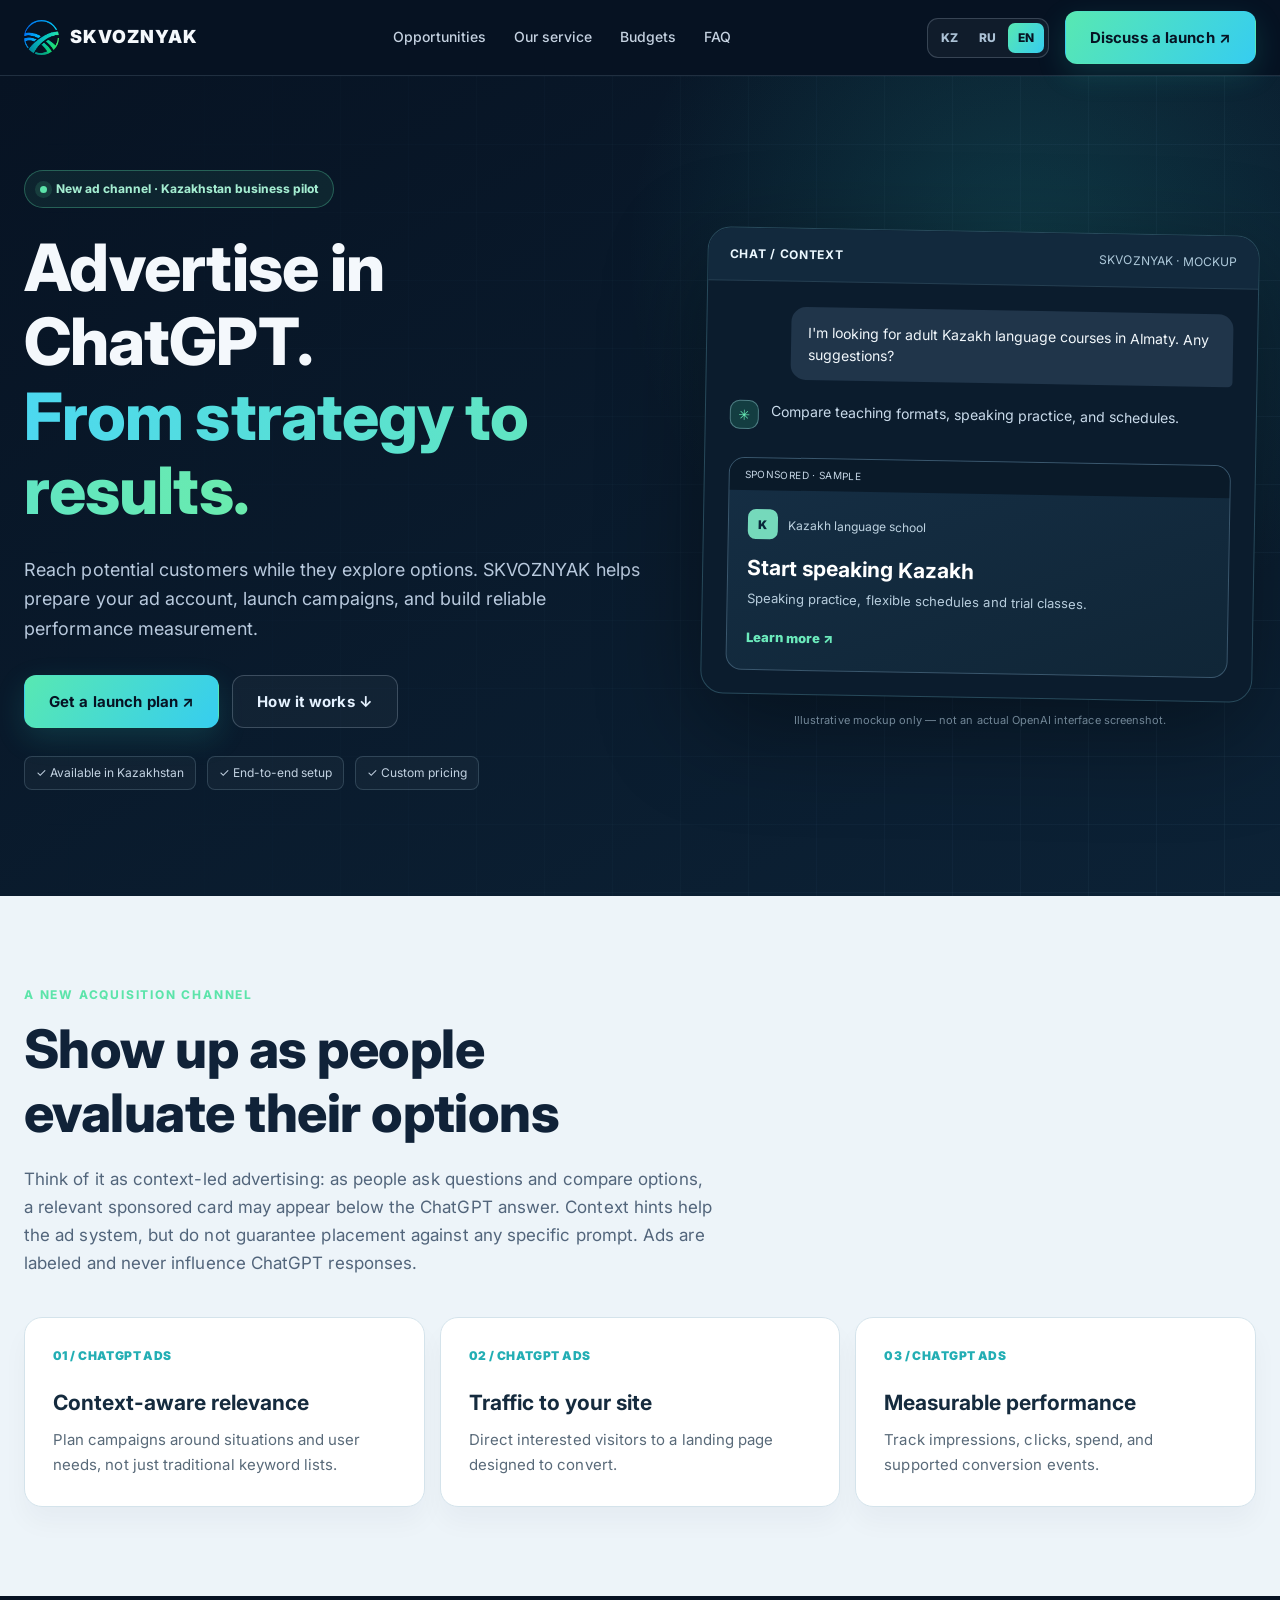
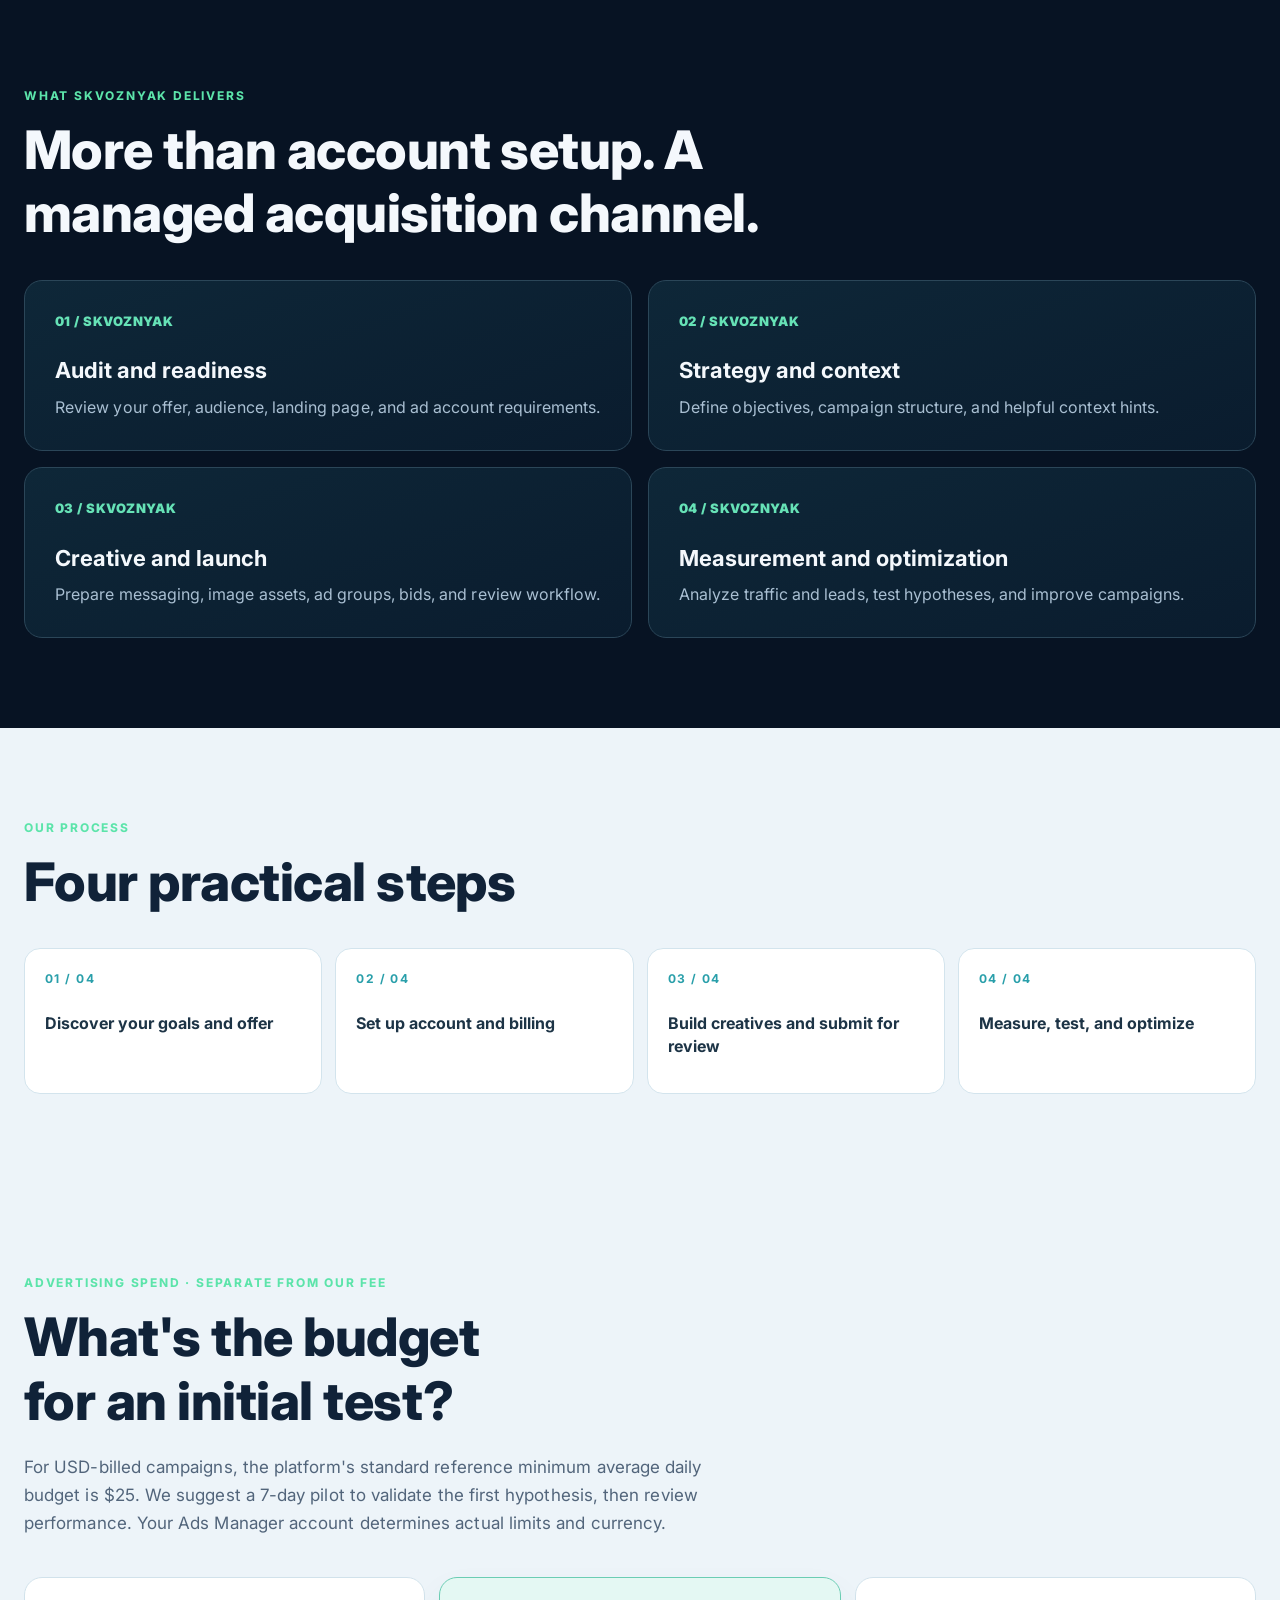
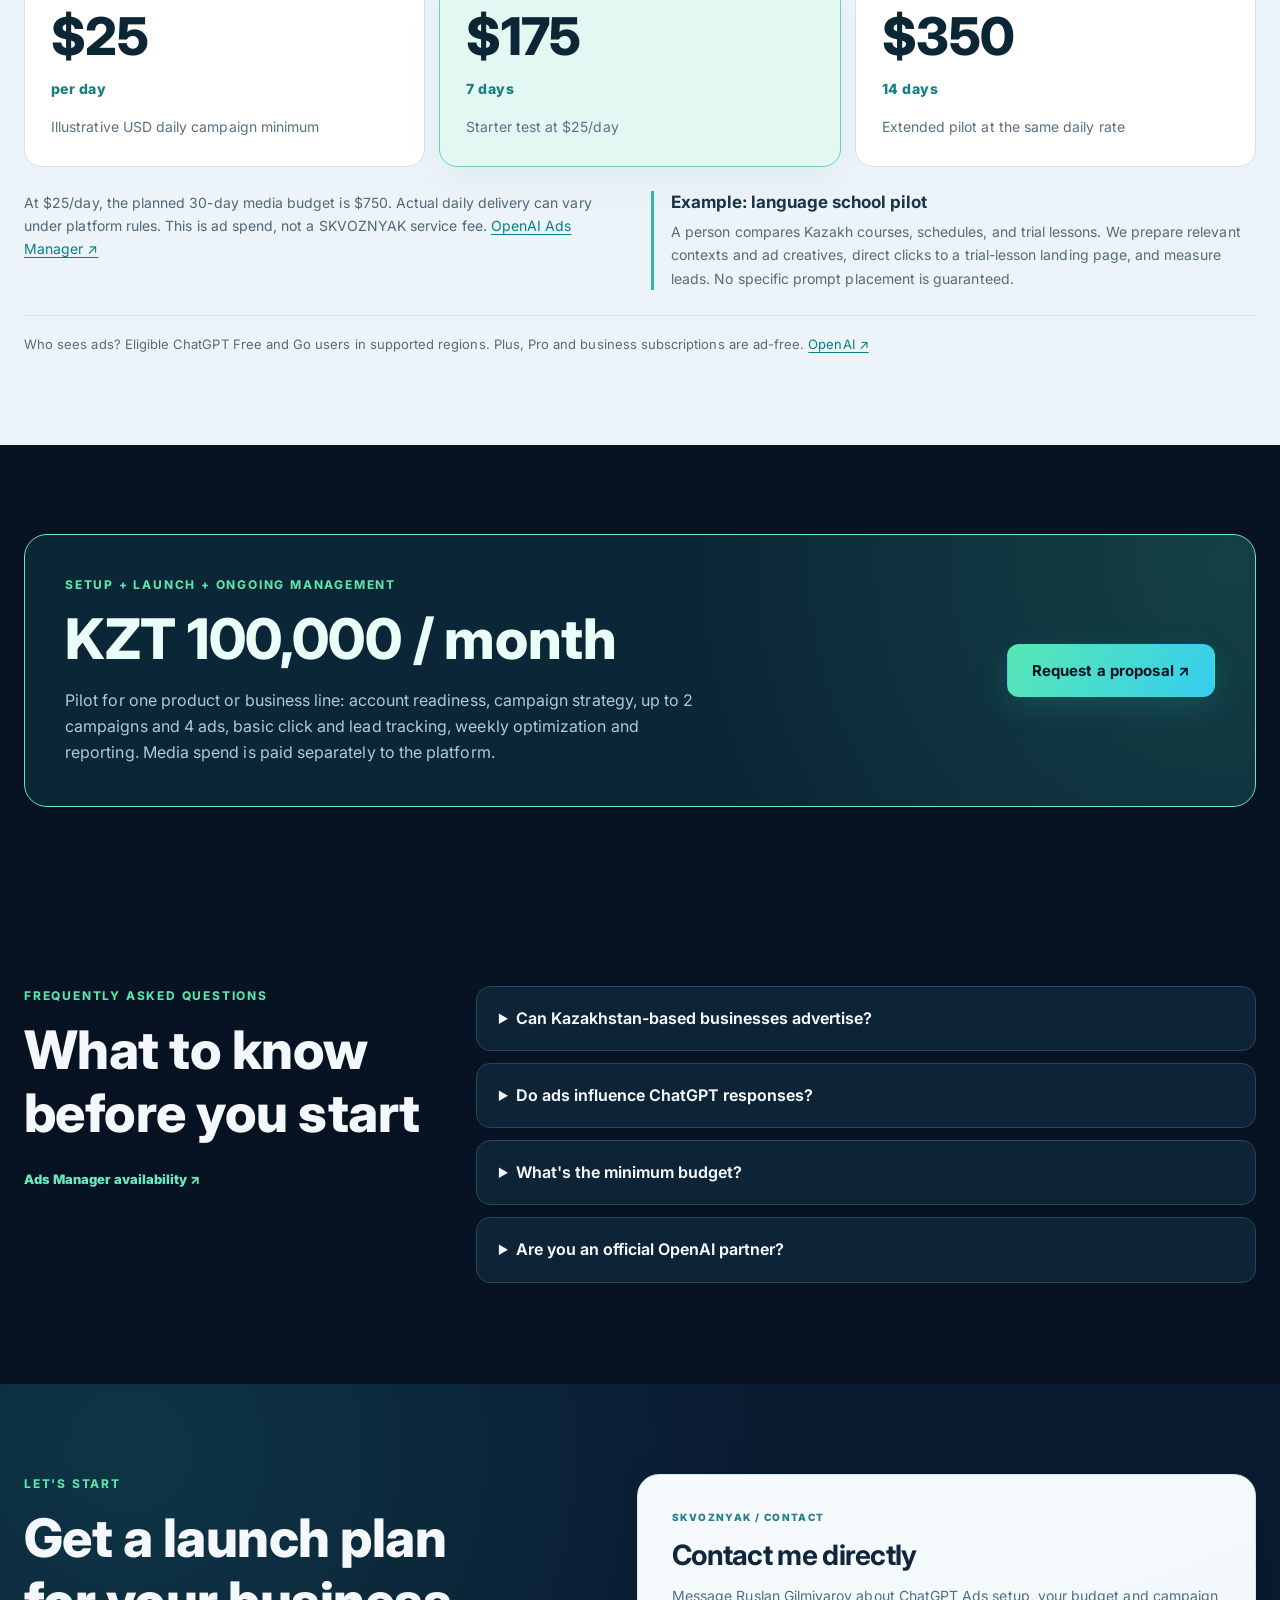
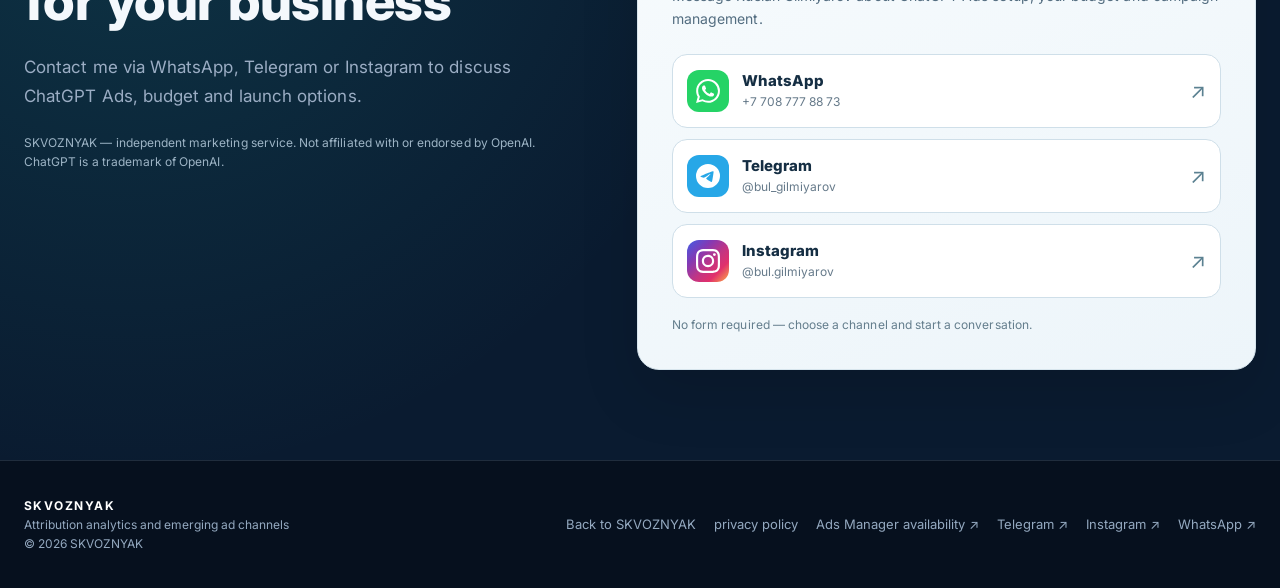
<file: en/gptads/index.html>
<!doctype html>
<html lang="en"><head><meta charset="utf-8"><meta name="viewport" content="width=device-width,initial-scale=1">
<meta name="robots" content="noindex,follow"><link rel="canonical" href="https://skvoznyak.kz/gptads/en/">
<meta http-equiv="refresh" content="0;url=/gptads/en/"><title>SKVOZNYAK — Redirect</title>
<script>location.replace("/gptads/en/"+location.search+location.hash)</script>
</head><body><p><a href="/gptads/en/">Open SKVOZNYAK ChatGPT Ads →</a></p></body></html>
</file>
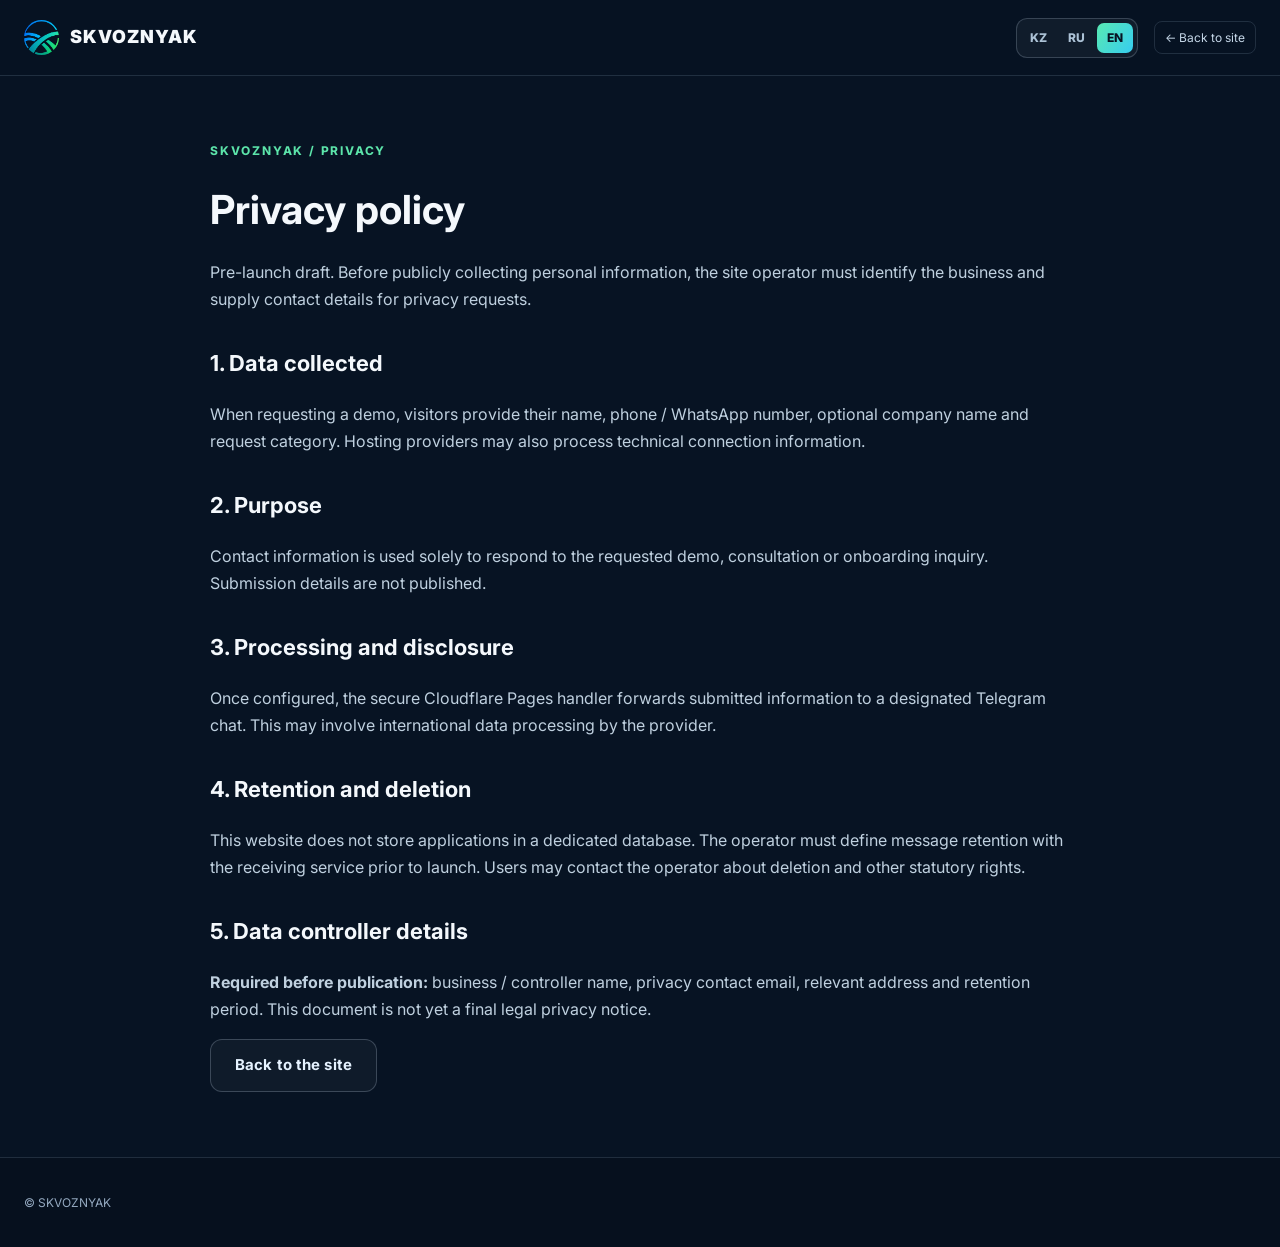
<file: en/privacy/index.html>
<!doctype html><html lang="en"><head><meta charset="utf-8"><meta name="viewport" content="width=device-width,initial-scale=1"><meta name="robots" content="noindex"><title>Privacy Policy — SKVOZNYAK</title><link rel="stylesheet" href="../../assets/styles.css?v=20261021-type-v6"><link rel="icon" href="../../assets/favicon.svg" type="image/svg+xml"></head><body>
<header class="topbar"><div class="container topbar-inner"><a class="logo" href="/en/" aria-label="SKVOZNYAK"><span class="logo-mark" aria-hidden="true"></span><span>SKVOZNYAK</span></a><div class="nav-right"><nav class="language-switch" aria-label="Select language"><a class="locale-link" href="/kz/privacy/" lang="kk" hreflang="kk">KZ</a><a class="locale-link" href="/ru/privacy/" lang="ru" hreflang="ru">RU</a><a class="locale-link is-active" href="/en/privacy/" lang="en" hreflang="en" aria-current="page">EN</a></nav><a class="lang" href="/en/">← Back to site</a></div></div></header>
<main class="container legal"><div class="eyebrow">SKVOZNYAK / Privacy</div><h1>Privacy policy</h1><p>Pre-launch draft. Before publicly collecting personal information, the site operator must identify the business and supply contact details for privacy requests.</p>
<h2>1. Data collected</h2><p>When requesting a demo, visitors provide their name, phone / WhatsApp number, optional company name and request category. Hosting providers may also process technical connection information.</p>
<h2>2. Purpose</h2><p>Contact information is used solely to respond to the requested demo, consultation or onboarding inquiry. Submission details are not published.</p>
<h2>3. Processing and disclosure</h2><p>Once configured, the secure Cloudflare Pages handler forwards submitted information to a designated Telegram chat. This may involve international data processing by the provider.</p>
<h2>4. Retention and deletion</h2><p>This website does not store applications in a dedicated database. The operator must define message retention with the receiving service prior to launch. Users may contact the operator about deletion and other statutory rights.</p>
<h2>5. Data controller details</h2><p><strong>Required before publication:</strong> business / controller name, privacy contact email, relevant address and retention period. This document is not yet a final legal privacy notice.</p>
<p><a class="button button-outline" href="/en/">Back to the site</a></p></main><footer class="footer"><div class="container footer-inner">© SKVOZNYAK</div></footer><script src="../../assets/site.js?v=20261021-layout-gallery-v3" defer></script></body></html>
</file>
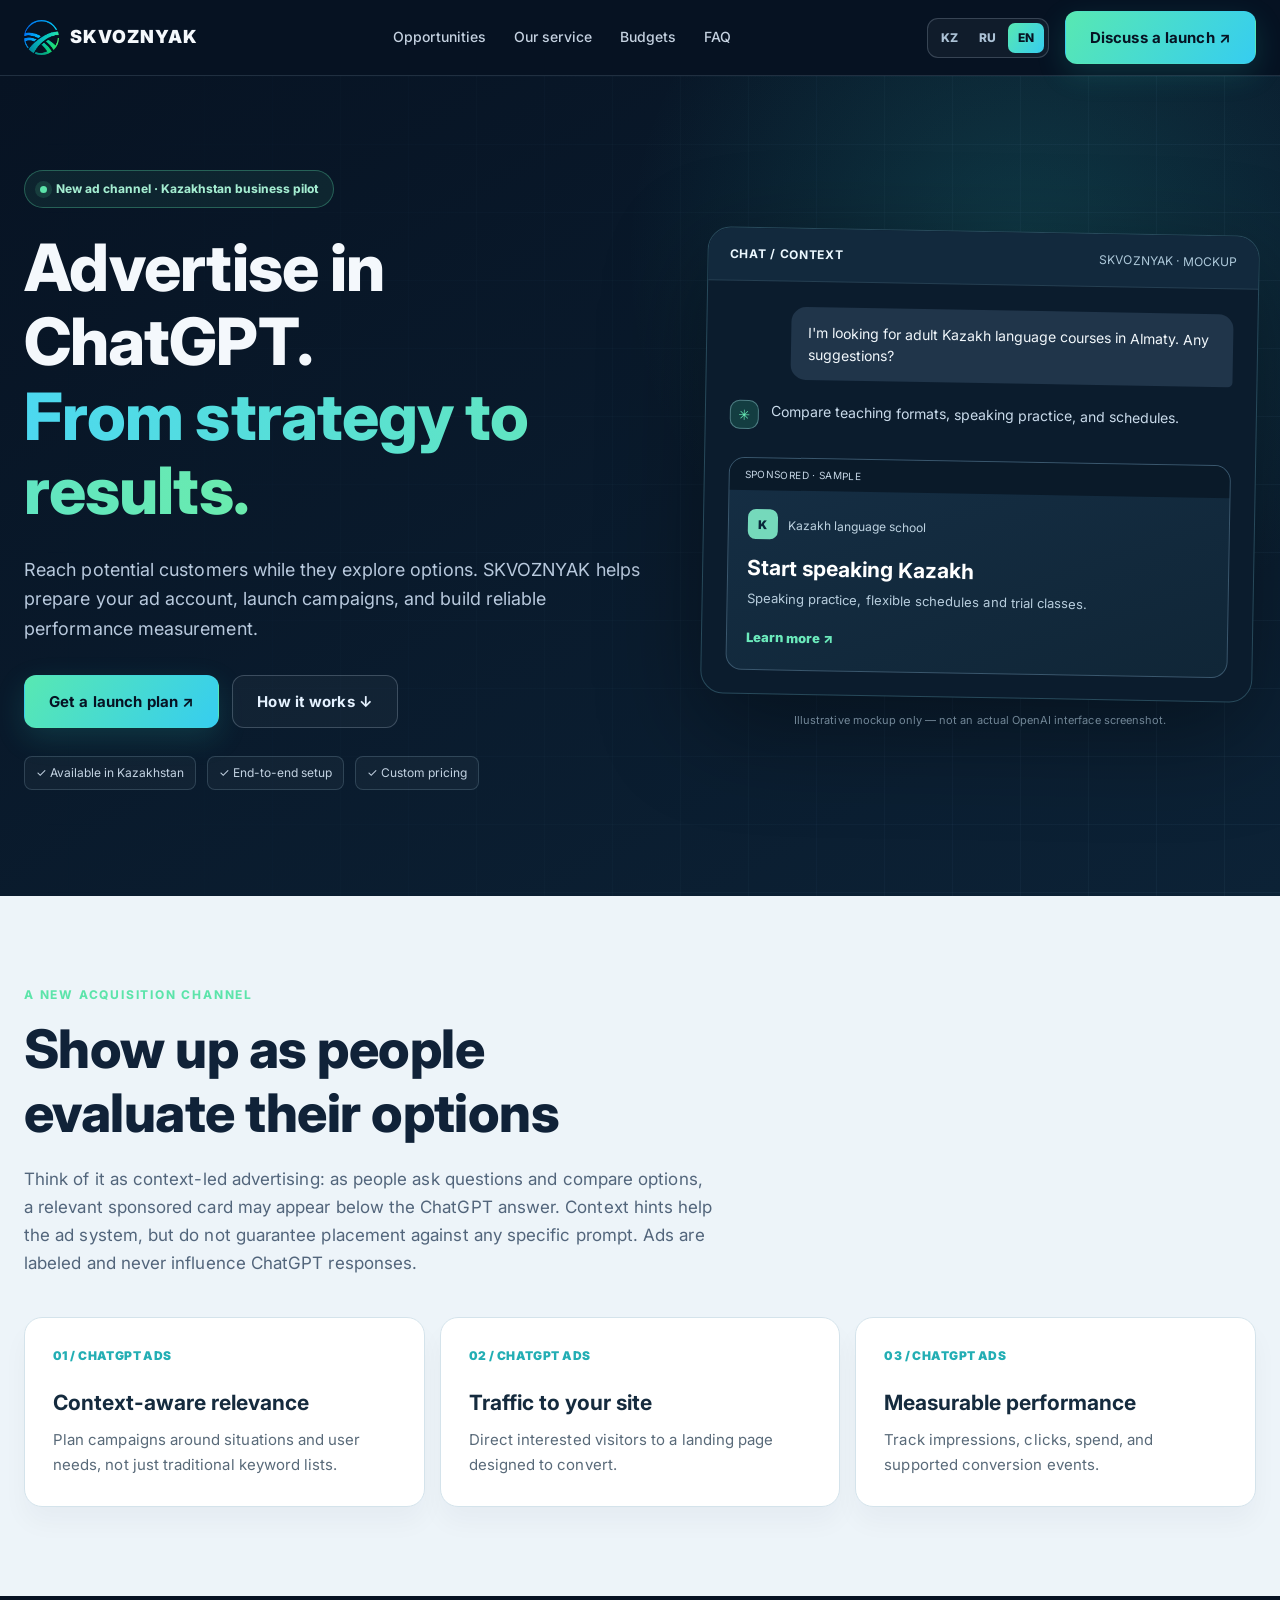
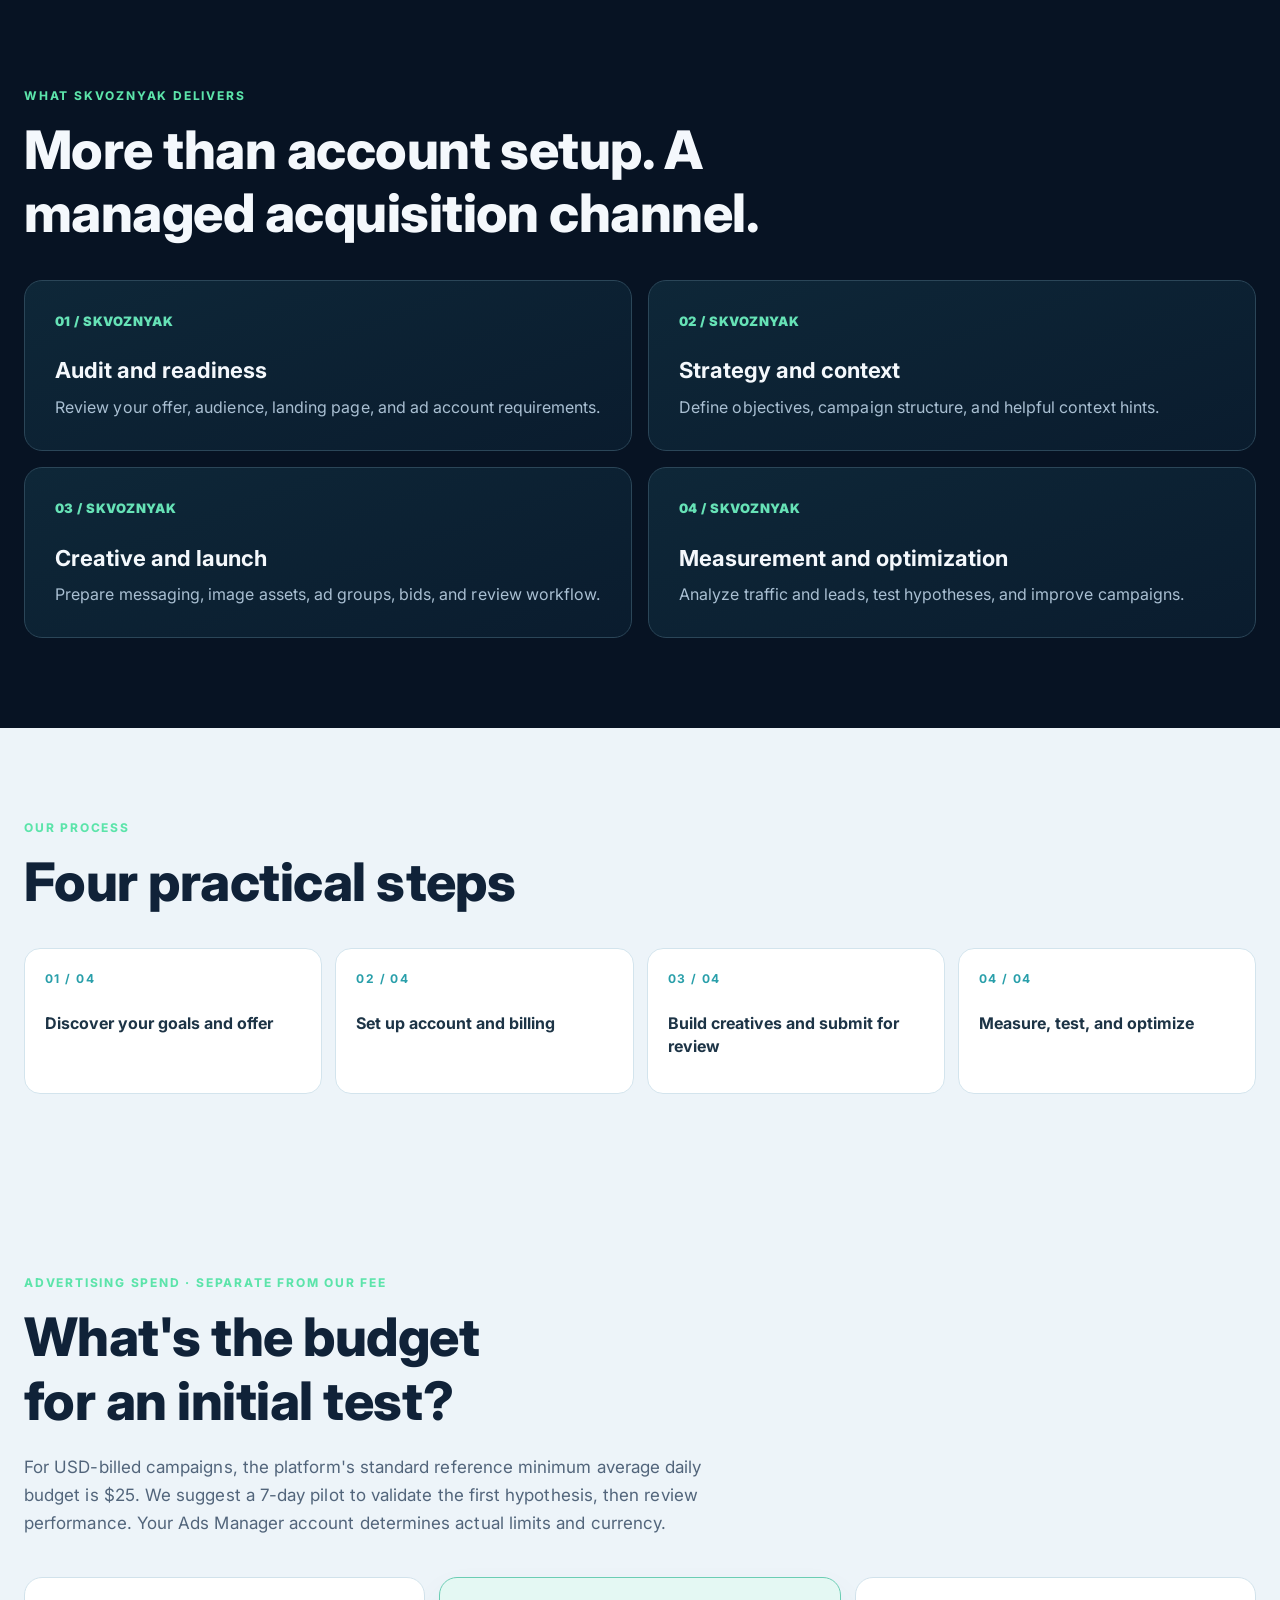
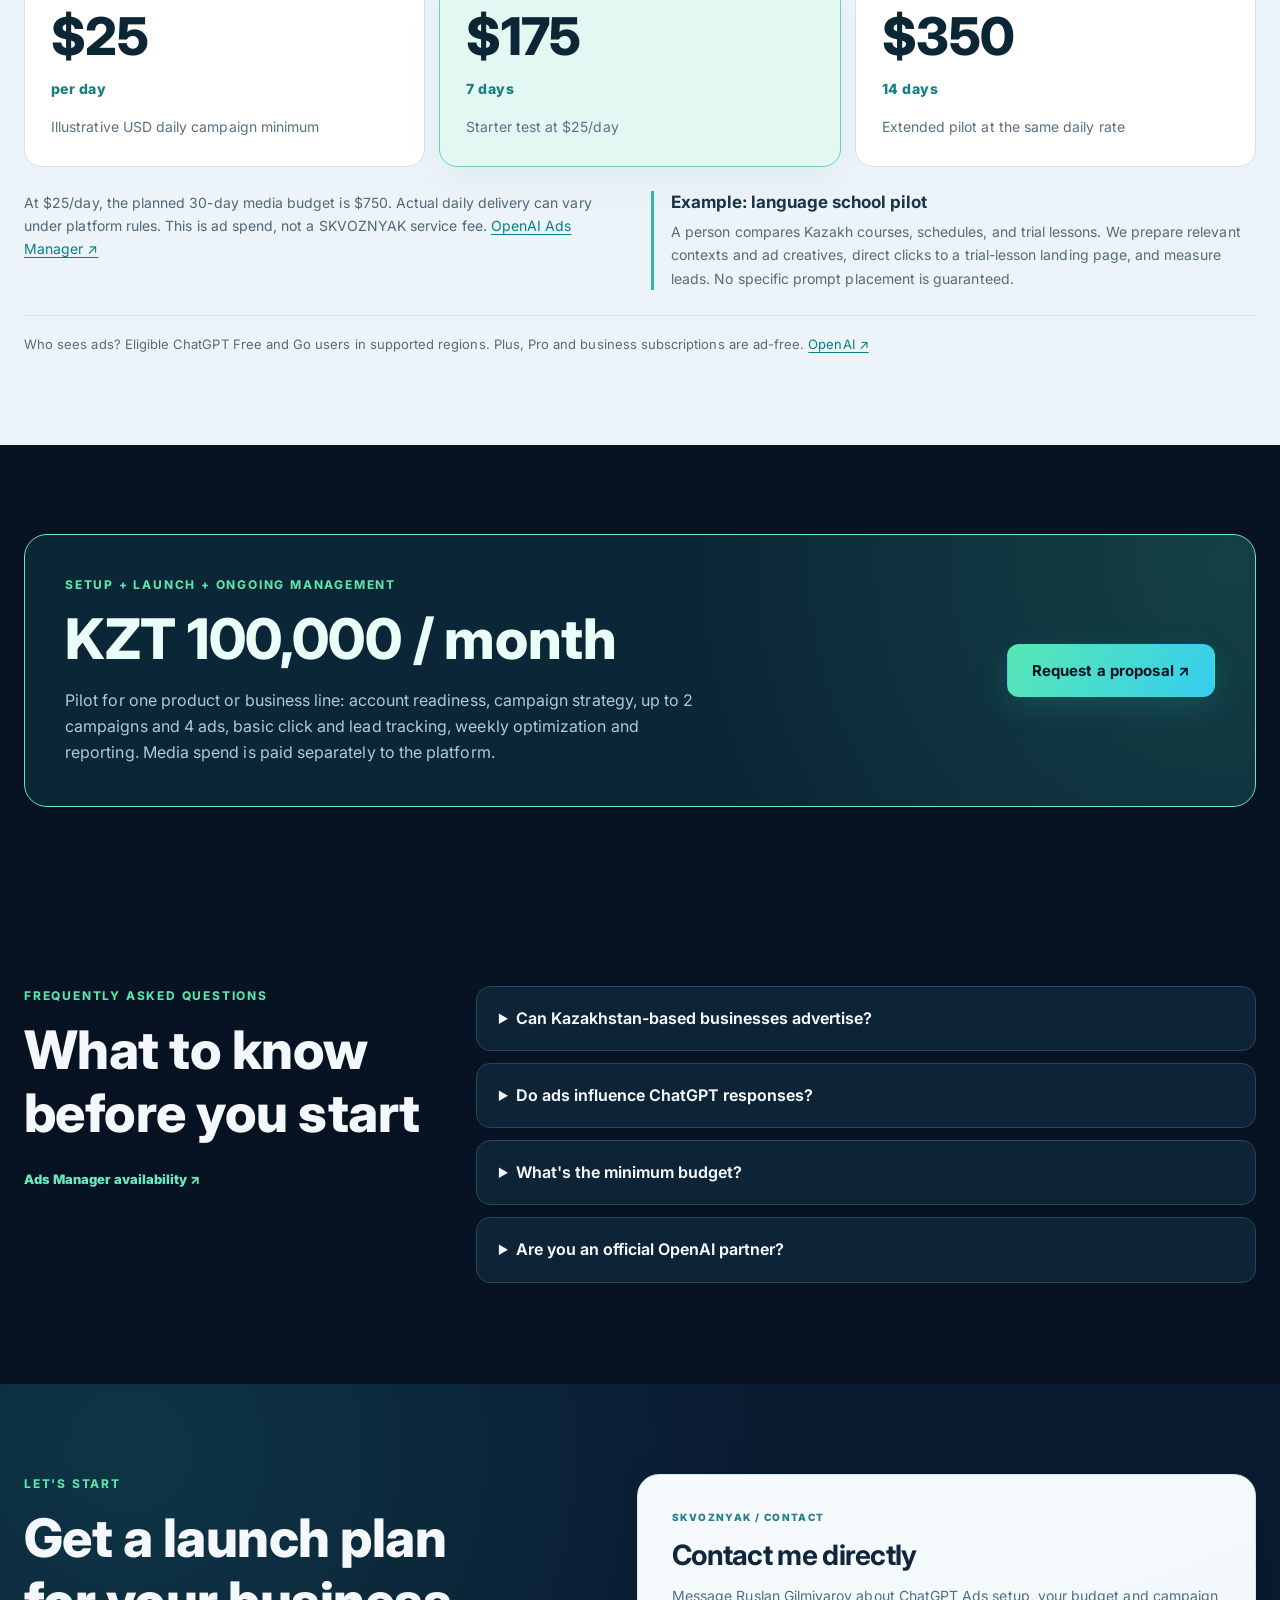
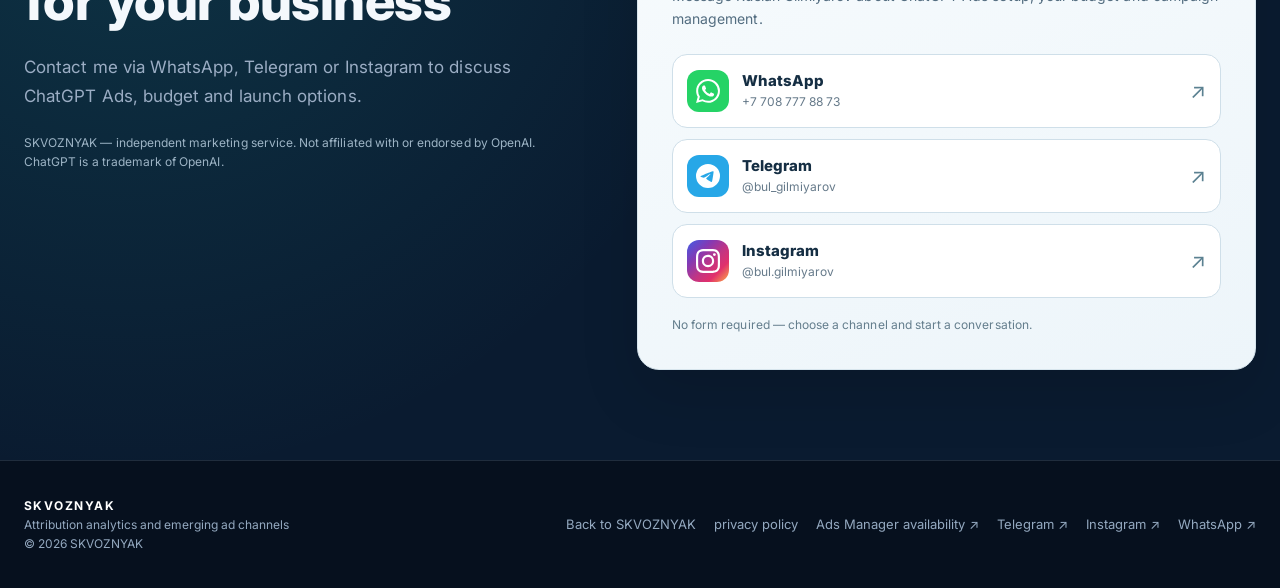
<file: gptads/en/index.html>
<!doctype html>
<html lang="en"><head><meta charset="utf-8"><meta name="viewport" content="width=device-width,initial-scale=1">
<meta name="theme-color" content="#071323"><meta name="robots" content="index,follow"><meta name="description" content="Launch ChatGPT advertising for your business: account setup, campaign strategy, creatives, measurement and optimization by SKVOZNYAK. Campaign management from KZT 100,000/month. Media spend is separate.">
<title>ChatGPT Advertising Setup in Kazakhstan | SKVOZNYAK</title><link rel="canonical" href="https://skvoznyak.com/gptads/">
<meta property="og:type" content="website"><meta property="og:title" content="ChatGPT Advertising Setup in Kazakhstan | SKVOZNYAK"><meta property="og:description" content="Launch ChatGPT advertising for your business: account setup, campaign strategy, creatives, measurement and optimization by SKVOZNYAK. Custom quote."><meta property="og:url" content="https://skvoznyak.com/gptads/"><meta property="og:image" content="https://skvoznyak.kz/assets/skvoznyak-logo.webp">
<link rel="icon" href="/assets/favicon.svg" type="image/svg+xml">
<link rel="alternate" hreflang="kk-KZ" href="https://skvoznyak.kz/gptads/">
<link rel="alternate" hreflang="ru-KZ" href="https://skvoznyak.kz/gptads/ru/">
<link rel="alternate" hreflang="en" href="https://skvoznyak.com/gptads/">
<link rel="alternate" hreflang="x-default" href="https://skvoznyak.com/gptads/">
<link rel="stylesheet" href="/assets/styles.css?v=20261022-gpt-contact-icons-v2">
<link rel="stylesheet" href="/assets/gptads.css?v=20261022-gpt-contact-icons-v2">

</head><body class="gpt-page">
<header class="topbar"><div class="container topbar-inner">
<a class="logo" href="/gptads/en/" aria-label="SKVOZNYAK"><span class="logo-mark" aria-hidden="true"></span><span>SKVOZNYAK</span></a>
<nav class="nav" id="site-nav" data-menu aria-label="Navigation">
<a href="#benefits">Opportunities</a><a href="#service">Our service</a><a href="#budget">Budgets</a><a href="#faq">FAQ</a>
</nav><div class="nav-right"><nav class="language-switch" aria-label="Language"><a class="locale-link " href="/gptads/kz/" lang="kk" hreflang="kk">KZ</a><a class="locale-link " href="/gptads/ru/" lang="ru" hreflang="ru">RU</a><a class="locale-link is-active" href="/gptads/en/" lang="en" hreflang="en" aria-current="page">EN</a></nav>
<a class="button button-primary" href="#contact">Discuss a launch ↗</a>
<button class="mobile-menu-btn" data-menu-button aria-label="Menu" aria-expanded="false" aria-controls="site-nav">☰</button></div></div></header>
<main>
<section class="gpt-hero"><div class="container gpt-hero-grid">
<div><div class="gpt-pill"><span class="pulse" aria-hidden="true"></span>New ad channel · Kazakhstan business pilot</div>
<h1>Advertise in ChatGPT.<br><span class="gradient-text">From strategy to results.</span></h1>
<p class="hero-desc">Reach potential customers while they explore options. SKVOZNYAK helps prepare your ad account, launch campaigns, and build reliable performance measurement.</p>
<div class="hero-actions"><a href="#contact" class="button button-primary">Get a launch plan ↗</a><a href="#benefits" class="button button-outline">How it works ↓</a></div>
<div class="gpt-mini-benefits"><span>✓ Available in Kazakhstan</span><span>✓ End-to-end setup</span><span>✓ Custom pricing</span></div></div>
<div><div class="gpt-chat" aria-label="Illustrative ad placement"><div class="gpt-chat-top"><b>CHAT / CONTEXT</b><span>SKVOZNYAK · MOCKUP</span></div>
<div class="gpt-chat-body"><div class="gpt-you">I&#39;m looking for adult Kazakh language courses in Almaty. Any suggestions?</div><div class="gpt-ai"><span class="gpt-ai-mark" aria-hidden="true">✳</span><span>Compare teaching formats, speaking practice, and schedules.</span></div>
<div class="gpt-sponsor"><div class="gpt-sponsored-label">SPONSORED · SAMPLE</div><div class="gpt-sponsor-content">
<div class="gpt-brand"><span class="gpt-brand-logo" aria-hidden="true">K</span>Kazakh language school</div><h3>Start speaking Kazakh</h3>
<p>Speaking practice, flexible schedules and trial classes.</p><span class="gpt-sponsor-action">Learn more ↗</span></div></div></div></div>
<p class="gpt-mock-note">Illustrative mockup only — not an actual OpenAI interface screenshot.</p></div></div></section>
<section class="section section-light" id="benefits"><div class="container">
<div class="gpt-section-heading"><div class="eyebrow">A new acquisition channel</div><h2>Show up as people evaluate their options</h2><p class="section-lead">Think of it as context-led advertising: as people ask questions and compare options, a relevant sponsored card may appear below the ChatGPT answer. Context hints help the ad system, but do not guarantee placement against any specific prompt. Ads are labeled and never influence ChatGPT responses.</p></div>
<div class="gpt-benefit-grid"><article class="gpt-benefit"><div class="gpt-benefit-index">01 / CHATGPT ADS</div><h3>Context-aware relevance</h3><p>Plan campaigns around situations and user needs, not just traditional keyword lists.</p></article><article class="gpt-benefit"><div class="gpt-benefit-index">02 / CHATGPT ADS</div><h3>Traffic to your site</h3><p>Direct interested visitors to a landing page designed to convert.</p></article><article class="gpt-benefit"><div class="gpt-benefit-index">03 / CHATGPT ADS</div><h3>Measurable performance</h3><p>Track impressions, clicks, spend, and supported conversion events.</p></article></div></div></section>
<section class="section" id="service"><div class="container">
<div class="gpt-section-heading"><div class="eyebrow">What SKVOZNYAK delivers</div><h2>More than account setup. A managed acquisition channel.</h2></div>
<div class="gpt-service-grid"><article class="gpt-service"><div class="gpt-service-number">01 / SKVOZNYAK</div><h3>Audit and readiness</h3><p>Review your offer, audience, landing page, and ad account requirements.</p></article><article class="gpt-service"><div class="gpt-service-number">02 / SKVOZNYAK</div><h3>Strategy and context</h3><p>Define objectives, campaign structure, and helpful context hints.</p></article><article class="gpt-service"><div class="gpt-service-number">03 / SKVOZNYAK</div><h3>Creative and launch</h3><p>Prepare messaging, image assets, ad groups, bids, and review workflow.</p></article><article class="gpt-service"><div class="gpt-service-number">04 / SKVOZNYAK</div><h3>Measurement and optimization</h3><p>Analyze traffic and leads, test hypotheses, and improve campaigns.</p></article></div></div></section>
<section class="section section-light" id="steps"><div class="container">
<div class="gpt-section-heading"><div class="eyebrow">Our process</div><h2>Four practical steps</h2></div>
<div class="gpt-steps"><div class="gpt-step"><b>01 / 04</b><strong>Discover your goals and offer</strong></div><div class="gpt-step"><b>02 / 04</b><strong>Set up account and billing</strong></div><div class="gpt-step"><b>03 / 04</b><strong>Build creatives and submit for review</strong></div><div class="gpt-step"><b>04 / 04</b><strong>Measure, test, and optimize</strong></div></div></div></section>

<section class="section section-light gpt-budget" id="budget"><div class="container">
<div class="gpt-section-heading"><div class="eyebrow">Advertising spend · separate from our fee</div><h2>What's the budget for an initial test?</h2><p class="section-lead">For USD-billed campaigns, the platform's standard reference minimum average daily budget is $25. We suggest a 7-day pilot to validate the first hypothesis, then review performance. Your Ads Manager account determines actual limits and currency.</p></div>
<div class="gpt-budget-cards"><div class="gpt-budget-card"><strong class="gpt-budget-value">$25</strong><span class="gpt-budget-term">per day</span><p>Illustrative USD daily campaign minimum</p></div><div class="gpt-budget-card is-focus"><strong class="gpt-budget-value">$175</strong><span class="gpt-budget-term">7 days</span><p>Starter test at $25/day</p></div><div class="gpt-budget-card"><strong class="gpt-budget-value">$350</strong><span class="gpt-budget-term">14 days</span><p>Extended pilot at the same daily rate</p></div></div>
<div class="gpt-budget-under"><p>At $25/day, the planned 30-day media budget is $750. Actual daily delivery can vary under platform rules. This is ad spend, not a SKVOZNYAK service fee. <a href="https://help.openai.com/en/articles/20001210-create-campaigns-for-chatgpt-ads" target="_blank" rel="noopener noreferrer">OpenAI Ads Manager ↗</a></p>
<div class="gpt-pilot-example"><h3>Example: language school pilot</h3><p>A person compares Kazakh courses, schedules, and trial lessons. We prepare relevant contexts and ad creatives, direct clicks to a trial-lesson landing page, and measure leads. No specific prompt placement is guaranteed.</p></div></div>
<p class="gpt-audience">Who sees ads? Eligible ChatGPT Free and Go users in supported regions. Plus, Pro and business subscriptions are ad-free. <a href="https://help.openai.com/en/articles/20001207-ads-in-chatgpt-the-basics" target="_blank" rel="noopener noreferrer">OpenAI ↗</a></p>
</div></section><section class="section gpt-fee"><div class="container"><div class="gpt-quote">
<div><div class="eyebrow">Setup + launch + ongoing management</div><h2>KZT 100,000 / month</h2><p>Pilot for one product or business line: account readiness, campaign strategy, up to 2 campaigns and 4 ads, basic click and lead tracking, weekly optimization and reporting. Media spend is paid separately to the platform.</p></div>
<a href="#contact" class="button button-primary">Request a proposal ↗</a></div></div></section>
<section class="section gpt-faq" id="faq"><div class="container gpt-faq-layout">
<div><div class="eyebrow">Frequently asked questions</div><h2>What to know before you start</h2>
<a href="https://openai.com/index/chatgpt-ads-expands-26-new-countries/" rel="noopener noreferrer" target="_blank" class="gpt-sponsor-action">Ads Manager availability ↗</a></div>
<div><details><summary>Can Kazakhstan-based businesses advertise?</summary><p>On October 21, 2026 OpenAI announced a 26-country expansion. Kazakhstan is mentioned in external breakdowns of the new markets, while the official Ads Manager country list may take time to update. We verify eligibility, billing and target locations for your specific business before launch.</p></details><details><summary>Do ads influence ChatGPT responses?</summary><p>No. Ads are separate and clearly labeled, and advertisers do not gain access to private conversations.</p></details><details><summary>What&#39;s the minimum budget?</summary><p>Minimums depend on market and billing currency. For USD the reference daily minimum is $25; a seven-day pilot would be $175 in media plus KZT 100,000 for one month of SKVOZNYAK campaign management. We confirm terms in Ads Manager before launch.</p></details><details><summary>Are you an official OpenAI partner?</summary><p>No. SKVOZNYAK is an independent marketing service provider and does not represent or claim endorsement by OpenAI.</p></details></div></div></section>
<section class="section cta-section gpt-contact" id="contact"><div class="container cta-grid"><div class="cta-intro">
<div class="eyebrow">Let&#39;s start</div><h2>Get a launch plan for your business</h2><p class="section-lead">Contact me via WhatsApp, Telegram or Instagram to discuss ChatGPT Ads, budget and launch options.</p>
<p class="gpt-note-legal">SKVOZNYAK — independent marketing service. Not affiliated with or endorsed by OpenAI. ChatGPT is a trademark of OpenAI.</p>
</div>
<div class="direct-contact-card" aria-label="SKVOZNYAK contact"><div class="direct-contact-eyebrow">SKVOZNYAK / CONTACT</div><h3>Contact me directly</h3><p>Message Ruslan Gilmiyarov about ChatGPT Ads setup, your budget and campaign management.</p><div class="direct-contact-options">
<a class="direct-contact-option" href="https://wa.me/77087778873" target="_blank" rel="noopener noreferrer" aria-label="Open WhatsApp +7 708 777 88 73"><span class="contact-channel-icon is-whatsapp" aria-hidden="true"><svg viewBox="0 0 24 24" fill="currentColor" aria-hidden="true" focusable="false"><path d="M17.472 14.382c-.297-.149-1.758-.867-2.03-.967-.273-.099-.471-.148-.67.15-.197.297-.767.966-.94 1.164-.173.199-.347.223-.644.075-.297-.15-1.255-.463-2.39-1.475-.883-.788-1.48-1.761-1.653-2.059-.173-.297-.018-.458.13-.606.134-.133.298-.347.446-.52.149-.174.198-.298.298-.497.099-.198.05-.371-.025-.52-.075-.149-.669-1.612-.916-2.207-.242-.579-.487-.5-.669-.51-.173-.008-.371-.01-.57-.01-.198 0-.52.074-.792.372-.272.297-1.04 1.016-1.04 2.479 0 1.462 1.065 2.875 1.213 3.074.149.198 2.096 3.2 5.077 4.487.709.306 1.262.489 1.694.625.712.227 1.36.195 1.871.118.571-.085 1.758-.719 2.006-1.413.248-.694.248-1.289.173-1.413-.074-.124-.272-.198-.57-.347m-5.421 7.403h-.004a9.87 9.87 0 01-5.031-1.378l-.361-.214-3.741.982.998-3.648-.235-.374a9.86 9.86 0 01-1.51-5.26c.001-5.45 4.436-9.884 9.888-9.884 2.64 0 5.122 1.03 6.988 2.898a9.825 9.825 0 012.893 6.994c-.003 5.45-4.437 9.884-9.885 9.884m8.413-18.297A11.815 11.815 0 0012.05 0C5.495 0 .16 5.335.157 11.892c0 2.096.547 4.142 1.588 5.945L.057 24l6.305-1.654a11.882 11.882 0 005.683 1.448h.005c6.554 0 11.89-5.335 11.893-11.893a11.821 11.821 0 00-3.48-8.413Z"/></svg></span><span class="direct-contact-info"><strong>WhatsApp</strong><small>+7 708 777 88 73</small></span><span class="contact-arrow" aria-hidden="true">↗</span></a>

<a class="direct-contact-option" href="https://t.me/bul_gilmiyarov" target="_blank" rel="noopener noreferrer" aria-label="Telegram @bul_gilmiyarov"><span class="contact-channel-icon is-telegram" aria-hidden="true"><svg class="contact-channel-svg" xmlns="http://www.w3.org/2000/svg" viewBox="0 0 24 24" fill="currentColor" focusable="false" aria-hidden="true"><path d="M11.944 0A12 12 0 0 0 0 12a12 12 0 0 0 12 12 12 12 0 0 0 12-12A12 12 0 0 0 12 0a12 12 0 0 0-.056 0zm4.962 7.224c.1-.002.321.023.465.14a.506.506 0 0 1 .171.325c.016.093.036.306.02.472-.18 1.898-.962 6.502-1.36 8.627-.168.9-.499 1.201-.82 1.23-.696.065-1.225-.46-1.9-.902-1.056-.693-1.653-1.124-2.678-1.8-1.185-.78-.417-1.21.258-1.91.177-.184 3.247-2.977 3.307-3.23.007-.032.014-.15-.056-.212s-.174-.041-.249-.024c-.106.024-1.793 1.14-5.061 3.345-.48.33-.913.49-1.302.48-.428-.008-1.252-.241-1.865-.44-.752-.245-1.349-.374-1.297-.789.027-.216.325-.437.893-.663 3.498-1.524 5.83-2.529 6.998-3.014 3.332-1.386 4.025-1.627 4.476-1.635z"/></svg></span><span class="direct-contact-info"><strong>Telegram</strong><small>@bul_gilmiyarov</small></span><span class="contact-arrow" aria-hidden="true">↗</span></a>
<a class="direct-contact-option" href="https://instagram.com/bul.gilmiyarov" target="_blank" rel="noopener noreferrer" aria-label="Instagram @bul.gilmiyarov"><span class="contact-channel-icon is-instagram" aria-hidden="true"><svg class="contact-channel-svg" xmlns="http://www.w3.org/2000/svg" viewBox="0 0 24 24" fill="currentColor" focusable="false" aria-hidden="true"><path d="M7.0301.084c-1.2768.0602-2.1487.264-2.911.5634-.7888.3075-1.4575.72-2.1228 1.3877-.6652.6677-1.075 1.3368-1.3802 2.127-.2954.7638-.4956 1.6365-.552 2.914-.0564 1.2775-.0689 1.6882-.0626 4.947.0062 3.2586.0206 3.6671.0825 4.9473.061 1.2765.264 2.1482.5635 2.9107.308.7889.72 1.4573 1.388 2.1228.6679.6655 1.3365 1.0743 2.1285 1.38.7632.295 1.6361.4961 2.9134.552 1.2773.056 1.6884.069 4.9462.0627 3.2578-.0062 3.668-.0207 4.9478-.0814 1.28-.0607 2.147-.2652 2.9098-.5633.7889-.3086 1.4578-.72 2.1228-1.3881.665-.6682 1.0745-1.3378 1.3795-2.1284.2957-.7632.4966-1.636.552-2.9124.056-1.2809.0692-1.6898.063-4.948-.0063-3.2583-.021-3.6668-.0817-4.9465-.0607-1.2797-.264-2.1487-.5633-2.9117-.3084-.7889-.72-1.4568-1.3876-2.1228C21.2982 1.33 20.628.9208 19.8378.6165 19.074.321 18.2017.1197 16.9244.0645 15.6471.0093 15.236-.005 11.977.0014 8.718.0076 8.31.0215 7.0301.0839m.1402 21.6932c-1.17-.0509-1.8053-.2453-2.2287-.408-.5606-.216-.96-.4771-1.3819-.895-.422-.4178-.6811-.8186-.9-1.378-.1644-.4234-.3624-1.058-.4171-2.228-.0595-1.2645-.072-1.6442-.079-4.848-.007-3.2037.0053-3.583.0607-4.848.05-1.169.2456-1.805.408-2.2282.216-.5613.4762-.96.895-1.3816.4188-.4217.8184-.6814 1.3783-.9003.423-.1651 1.0575-.3614 2.227-.4171 1.2655-.06 1.6447-.072 4.848-.079 3.2033-.007 3.5835.005 4.8495.0608 1.169.0508 1.8053.2445 2.228.408.5608.216.96.4754 1.3816.895.4217.4194.6816.8176.9005 1.3787.1653.4217.3617 1.056.4169 2.2263.0602 1.2655.0739 1.645.0796 4.848.0058 3.203-.0055 3.5834-.061 4.848-.051 1.17-.245 1.8055-.408 2.2294-.216.5604-.4763.96-.8954 1.3814-.419.4215-.8181.6811-1.3783.9-.4224.1649-1.0577.3617-2.2262.4174-1.2656.0595-1.6448.072-4.8493.079-3.2045.007-3.5825-.006-4.848-.0608M16.953 5.5864A1.44 1.44 0 1 0 18.39 4.144a1.44 1.44 0 0 0-1.437 1.4424M5.8385 12.012c.0067 3.4032 2.7706 6.1557 6.173 6.1493 3.4026-.0065 6.157-2.7701 6.1506-6.1733-.0065-3.4032-2.771-6.1565-6.174-6.1498-3.403.0067-6.156 2.771-6.1496 6.1738M8 12.0077a4 4 0 1 1 4.008 3.9921A3.9996 3.9996 0 0 1 8 12.0077"/></svg></span><span class="direct-contact-info"><strong>Instagram</strong><small>@bul.gilmiyarov</small></span><span class="contact-arrow" aria-hidden="true">↗</span></a>
</div><p class="direct-contact-footnote">No form required — choose a channel and start a conversation.</p></div></div></section></main>
<footer class="footer"><div class="container footer-inner"><div><strong style="color:#fff;letter-spacing:.12em">SKVOZNYAK</strong><div>Attribution analytics and emerging ad channels</div><div>© <span data-year>2026</span> SKVOZNYAK</div></div>
<div class="footer-links gpt-footer-links"><a href="/en/">Back to SKVOZNYAK</a><a href="/en/privacy/">privacy policy</a><a href="https://help.openai.com/en/articles/20001245-ads-manager-availability" rel="noopener noreferrer" target="_blank">Ads Manager availability ↗</a><a href="https://t.me/bul_gilmiyarov" target="_blank" rel="noopener noreferrer">Telegram ↗</a><a href="https://instagram.com/bul.gilmiyarov" target="_blank" rel="noopener noreferrer">Instagram ↗</a><a href="https://wa.me/77087778873" target="_blank" rel="noopener noreferrer">WhatsApp ↗</a></div>
</div></footer><script src="/assets/site.js?v=20261021-gpt-motion-v8" defer></script>
</body></html>
</file>
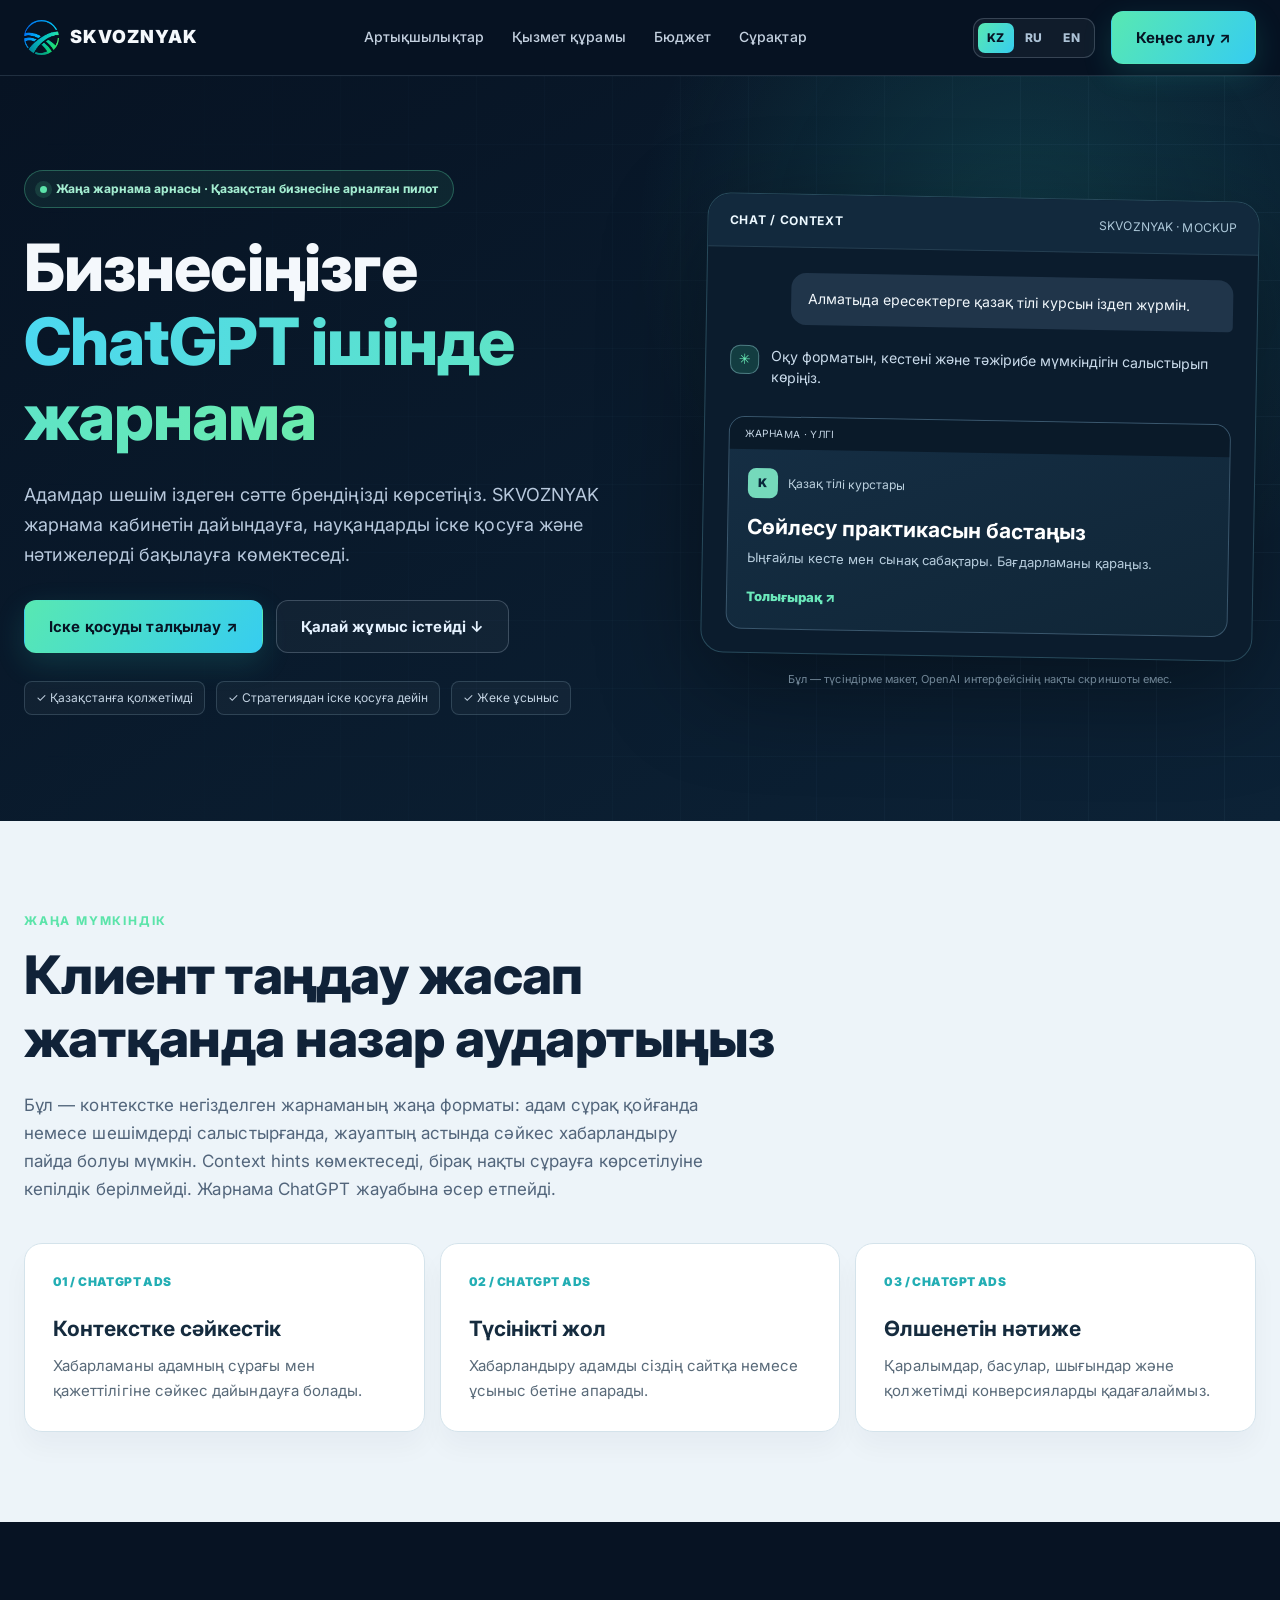
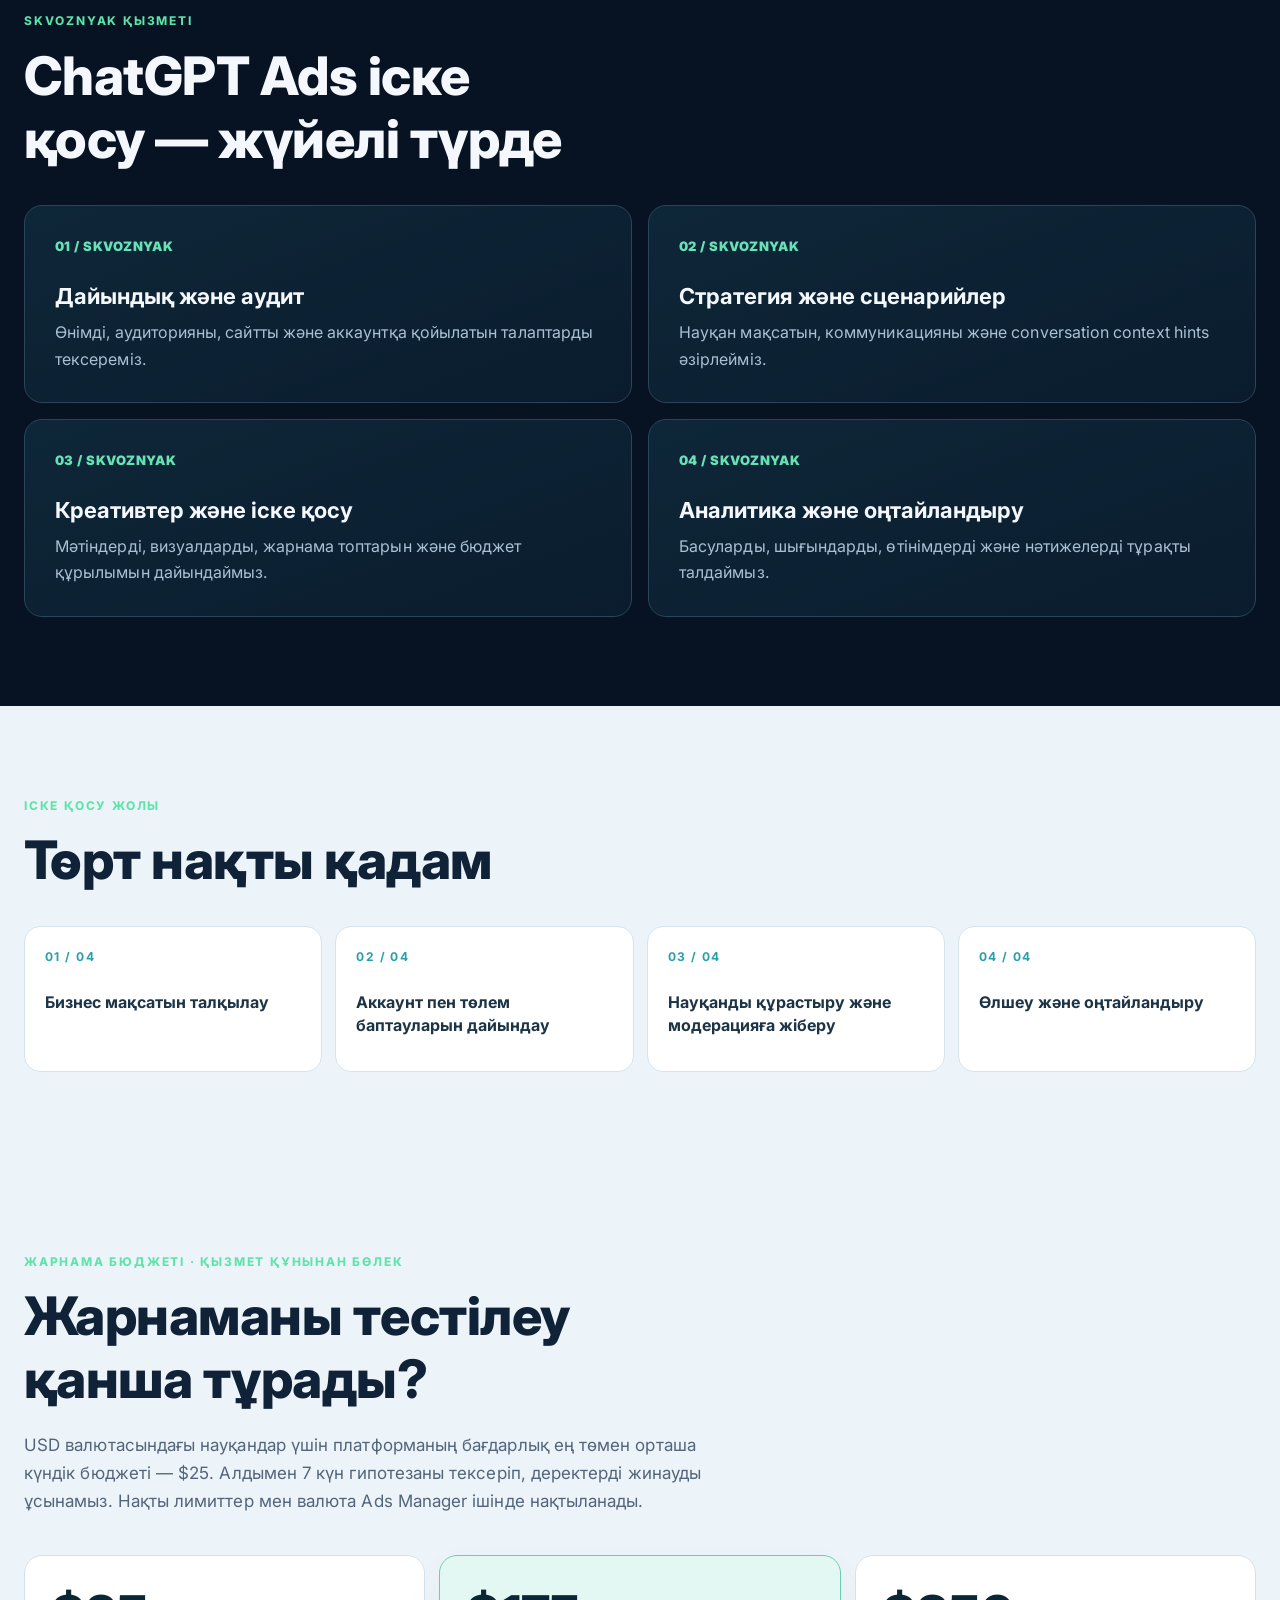
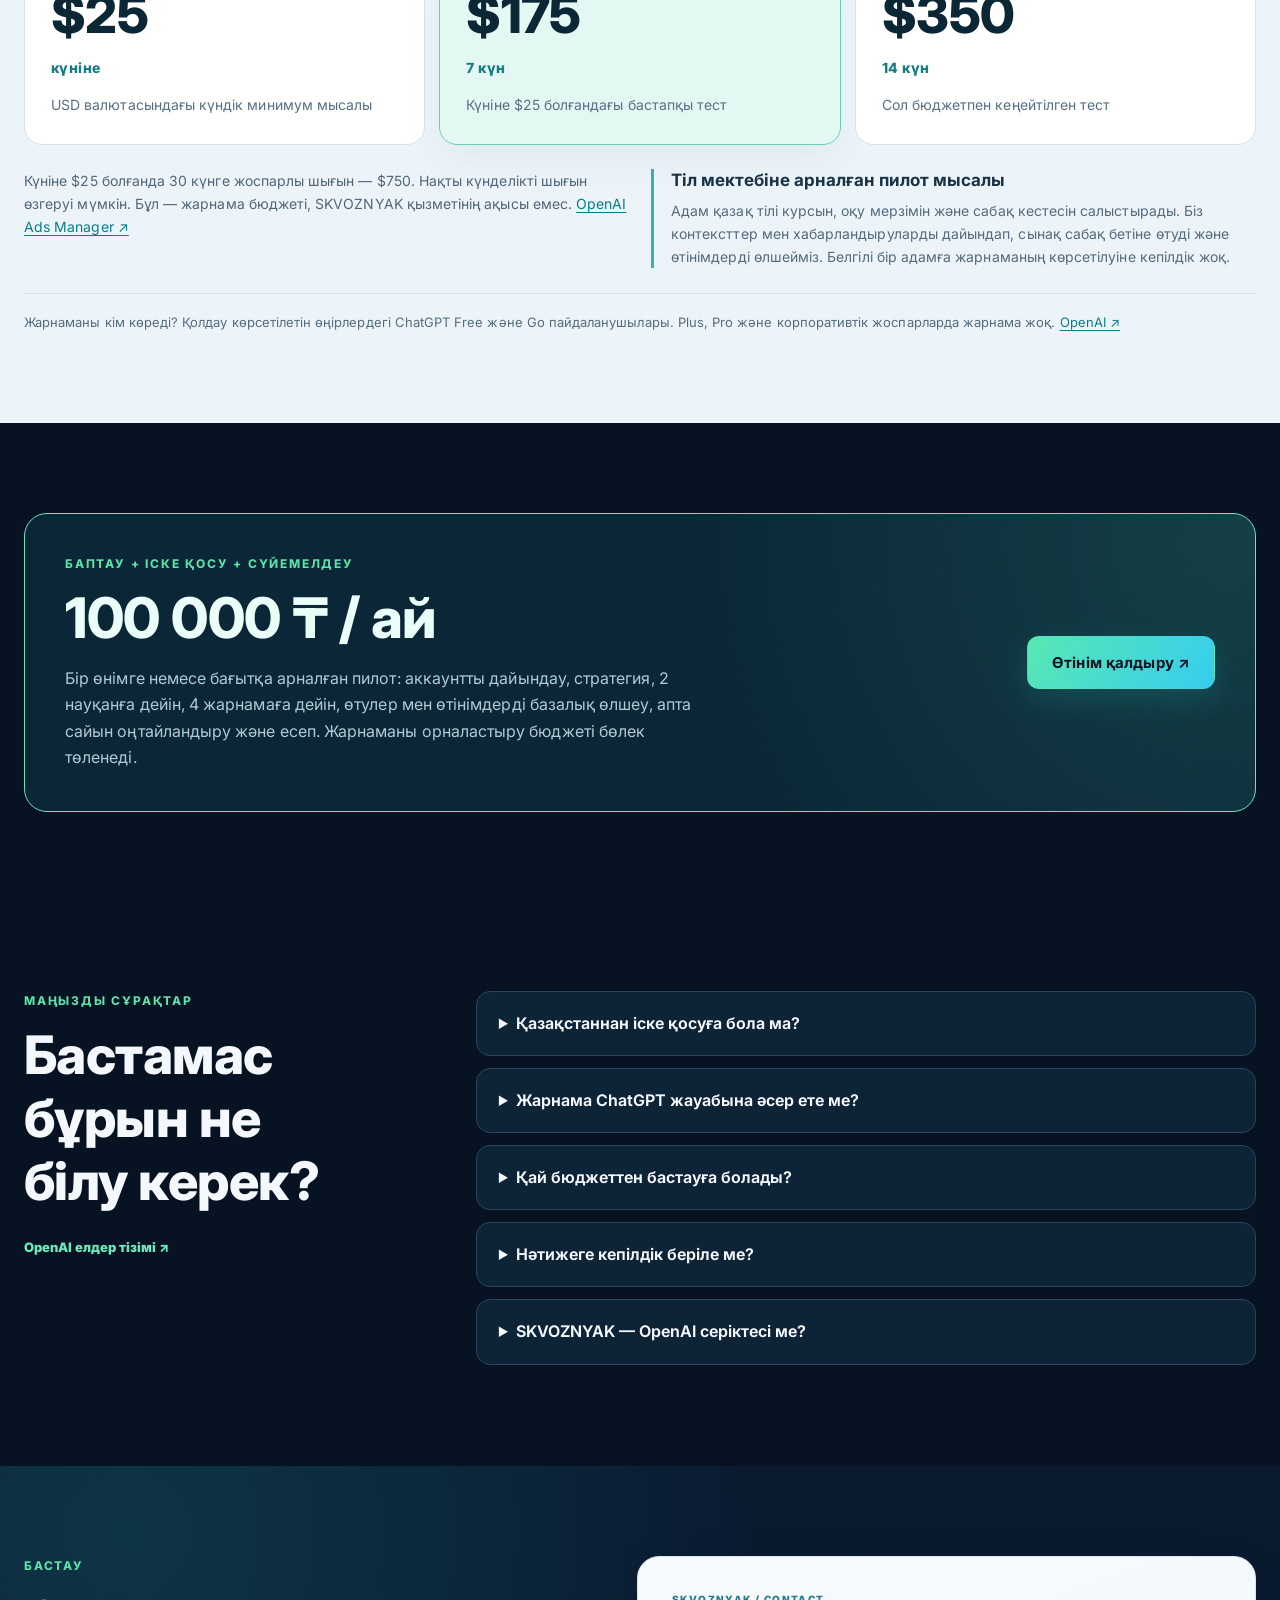
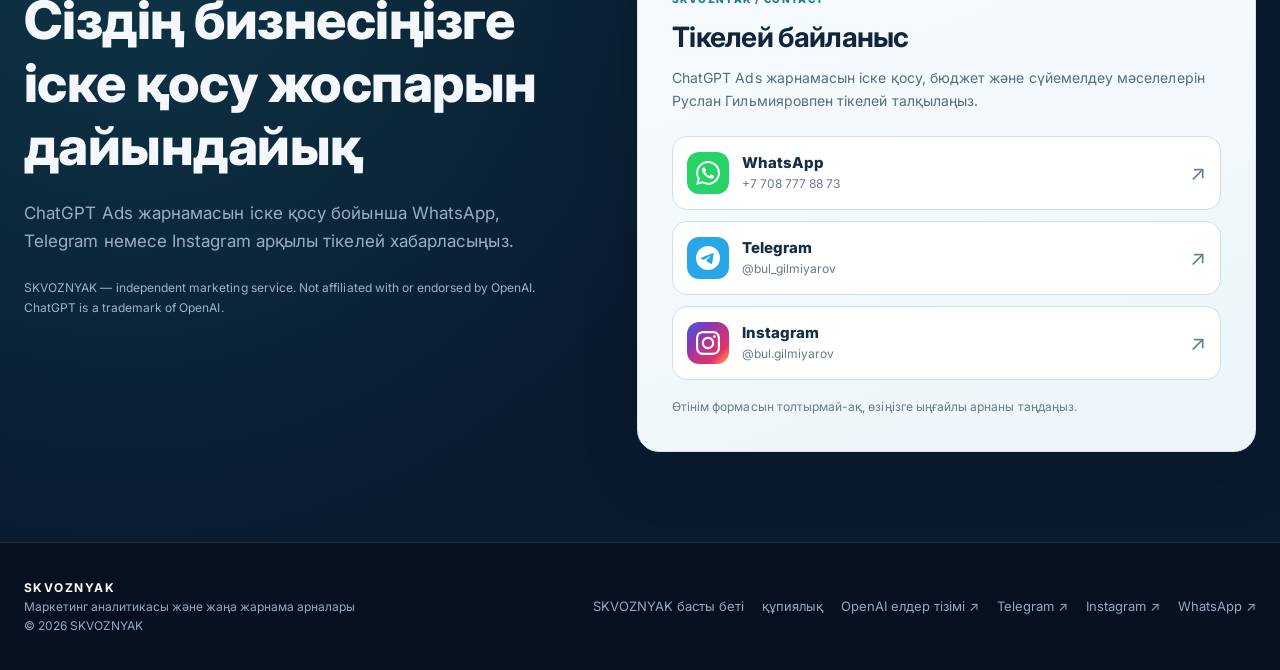
<file: gptads/kz/index.html>
<!doctype html>
<html lang="kk"><head><meta charset="utf-8"><meta name="viewport" content="width=device-width,initial-scale=1">
<meta name="theme-color" content="#071323"><meta name="robots" content="index,follow"><meta name="description" content="Қазақстандағы бизнеске ChatGPT Ads жарнамасын іске қосу: стратегия, баптау, креативтер және нәтижелерді талдау. Сүйемелдеу айына 100 000 ₸ бастап. Жарнама бюджеті бөлек.">
<title>ChatGPT жүйесіндегі жарнама — іске қосу және сүйемелдеу | SKVOZNYAK</title><link rel="canonical" href="https://skvoznyak.kz/gptads/">
<meta property="og:type" content="website"><meta property="og:title" content="ChatGPT жүйесіндегі жарнама — іске қосу және сүйемелдеу | SKVOZNYAK"><meta property="og:description" content="Қазақстандағы бизнеске ChatGPT Ads жарнамасын іске қосу: стратегия, баптау, креативтер және нәтижелерді талдау. Жеке коммерциялық ұсыныс."><meta property="og:url" content="https://skvoznyak.kz/gptads/"><meta property="og:image" content="https://skvoznyak.kz/assets/skvoznyak-logo.webp">
<link rel="icon" href="/assets/favicon.svg" type="image/svg+xml">
<link rel="alternate" hreflang="kk-KZ" href="https://skvoznyak.kz/gptads/">
<link rel="alternate" hreflang="ru-KZ" href="https://skvoznyak.kz/gptads/ru/">
<link rel="alternate" hreflang="en" href="https://skvoznyak.com/gptads/">
<link rel="alternate" hreflang="x-default" href="https://skvoznyak.com/gptads/">
<link rel="stylesheet" href="/assets/styles.css?v=20261022-gpt-contact-icons-v2">
<link rel="stylesheet" href="/assets/gptads.css?v=20261022-gpt-contact-icons-v2">
</head><body class="gpt-page">
<header class="topbar"><div class="container topbar-inner">
<a class="logo" href="/gptads/" aria-label="SKVOZNYAK"><span class="logo-mark" aria-hidden="true"></span><span>SKVOZNYAK</span></a>
<nav class="nav" id="site-nav" data-menu aria-label="Navigation">
<a href="#benefits">Артықшылықтар</a><a href="#service">Қызмет құрамы</a><a href="#budget">Бюджет</a><a href="#faq">Сұрақтар</a>
</nav><div class="nav-right"><nav class="language-switch" aria-label="Language"><a class="locale-link is-active" href="/gptads/kz/" lang="kk" hreflang="kk" aria-current="page">KZ</a><a class="locale-link " href="/gptads/ru/" lang="ru" hreflang="ru">RU</a><a class="locale-link " href="/gptads/en/" lang="en" hreflang="en">EN</a></nav>
<a class="button button-primary" href="#contact">Кеңес алу ↗</a>
<button class="mobile-menu-btn" data-menu-button aria-label="Menu" aria-expanded="false" aria-controls="site-nav">☰</button></div></div></header>
<main>
<section class="gpt-hero"><div class="container gpt-hero-grid">
<div><div class="gpt-pill"><span class="pulse" aria-hidden="true"></span>Жаңа жарнама арнасы · Қазақстан бизнесіне арналған пилот</div>
<h1>Бизнесіңізге<br><span class="gradient-text">ChatGPT ішінде жарнама</span></h1>
<p class="hero-desc">Адамдар шешім іздеген сәтте брендіңізді көрсетіңіз. SKVOZNYAK жарнама кабинетін дайындауға, науқандарды іске қосуға және нәтижелерді бақылауға көмектеседі.</p>
<div class="hero-actions"><a href="#contact" class="button button-primary">Іске қосуды талқылау ↗</a><a href="#benefits" class="button button-outline">Қалай жұмыс істейді ↓</a></div>
<div class="gpt-mini-benefits"><span>✓ Қазақстанға қолжетімді</span><span>✓ Стратегиядан іске қосуға дейін</span><span>✓ Жеке ұсыныс</span></div></div>
<div><div class="gpt-chat" aria-label="Жарнаманың шартты мысалы"><div class="gpt-chat-top"><b>CHAT / CONTEXT</b><span>SKVOZNYAK · MOCKUP</span></div>
<div class="gpt-chat-body"><div class="gpt-you">Алматыда ересектерге қазақ тілі курсын іздеп жүрмін.</div><div class="gpt-ai"><span class="gpt-ai-mark" aria-hidden="true">✳</span><span>Оқу форматын, кестені және тәжірибе мүмкіндігін салыстырып көріңіз.</span></div>
<div class="gpt-sponsor"><div class="gpt-sponsored-label">ЖАРНАМА · ҮЛГІ</div><div class="gpt-sponsor-content">
<div class="gpt-brand"><span class="gpt-brand-logo" aria-hidden="true">K</span>Қазақ тілі курстары</div><h3>Сөйлесу практикасын бастаңыз</h3>
<p>Ыңғайлы кесте мен сынақ сабақтары. Бағдарламаны қараңыз.</p><span class="gpt-sponsor-action">Толығырақ ↗</span></div></div></div></div>
<p class="gpt-mock-note">Бұл — түсіндірме макет, OpenAI интерфейсінің нақты скриншоты емес.</p></div></div></section>
<section class="section section-light" id="benefits"><div class="container">
<div class="gpt-section-heading"><div class="eyebrow">Жаңа мүмкіндік</div><h2>Клиент таңдау жасап жатқанда назар аудартыңыз</h2><p class="section-lead">Бұл — контекстке негізделген жарнаманың жаңа форматы: адам сұрақ қойғанда немесе шешімдерді салыстырғанда, жауаптың астында сәйкес хабарландыру пайда болуы мүмкін. Context hints көмектеседі, бірақ нақты сұрауға көрсетілуіне кепілдік берілмейді. Жарнама ChatGPT жауабына әсер етпейді.</p></div>
<div class="gpt-benefit-grid"><article class="gpt-benefit"><div class="gpt-benefit-index">01 / CHATGPT ADS</div><h3>Контекстке сәйкестік</h3><p>Хабарламаны адамның сұрағы мен қажеттілігіне сәйкес дайындауға болады.</p></article><article class="gpt-benefit"><div class="gpt-benefit-index">02 / CHATGPT ADS</div><h3>Түсінікті жол</h3><p>Хабарландыру адамды сіздің сайтқа немесе ұсыныс бетіне апарады.</p></article><article class="gpt-benefit"><div class="gpt-benefit-index">03 / CHATGPT ADS</div><h3>Өлшенетін нәтиже</h3><p>Қаралымдар, басулар, шығындар және қолжетімді конверсияларды қадағалаймыз.</p></article></div></div></section>
<section class="section" id="service"><div class="container">
<div class="gpt-section-heading"><div class="eyebrow">SKVOZNYAK қызметі</div><h2>ChatGPT Ads іске қосу — жүйелі түрде</h2></div>
<div class="gpt-service-grid"><article class="gpt-service"><div class="gpt-service-number">01 / SKVOZNYAK</div><h3>Дайындық және аудит</h3><p>Өнімді, аудиторияны, сайтты және аккаунтқа қойылатын талаптарды тексереміз.</p></article><article class="gpt-service"><div class="gpt-service-number">02 / SKVOZNYAK</div><h3>Стратегия және сценарийлер</h3><p>Науқан мақсатын, коммуникацияны және conversation context hints әзірлейміз.</p></article><article class="gpt-service"><div class="gpt-service-number">03 / SKVOZNYAK</div><h3>Креативтер және іске қосу</h3><p>Мәтіндерді, визуалдарды, жарнама топтарын және бюджет құрылымын дайындаймыз.</p></article><article class="gpt-service"><div class="gpt-service-number">04 / SKVOZNYAK</div><h3>Аналитика және оңтайландыру</h3><p>Басуларды, шығындарды, өтінімдерді және нәтижелерді тұрақты талдаймыз.</p></article></div></div></section>
<section class="section section-light" id="steps"><div class="container">
<div class="gpt-section-heading"><div class="eyebrow">Іске қосу жолы</div><h2>Төрт нақты қадам</h2></div>
<div class="gpt-steps"><div class="gpt-step"><b>01 / 04</b><strong>Бизнес мақсатын талқылау</strong></div><div class="gpt-step"><b>02 / 04</b><strong>Аккаунт пен төлем баптауларын дайындау</strong></div><div class="gpt-step"><b>03 / 04</b><strong>Науқанды құрастыру және модерацияға жіберу</strong></div><div class="gpt-step"><b>04 / 04</b><strong>Өлшеу және оңтайландыру</strong></div></div></div></section>

<section class="section section-light gpt-budget" id="budget"><div class="container">
<div class="gpt-section-heading"><div class="eyebrow">Жарнама бюджеті · қызмет құнынан бөлек</div><h2>Жарнаманы тестілеу қанша тұрады?</h2><p class="section-lead">USD валютасындағы науқандар үшін платформаның бағдарлық ең төмен орташа күндік бюджеті — $25. Алдымен 7 күн гипотезаны тексеріп, деректерді жинауды ұсынамыз. Нақты лимиттер мен валюта Ads Manager ішінде нақтыланады.</p></div>
<div class="gpt-budget-cards"><div class="gpt-budget-card"><strong class="gpt-budget-value">$25</strong><span class="gpt-budget-term">күніне</span><p>USD валютасындағы күндік минимум мысалы</p></div><div class="gpt-budget-card is-focus"><strong class="gpt-budget-value">$175</strong><span class="gpt-budget-term">7 күн</span><p>Күніне $25 болғандағы бастапқы тест</p></div><div class="gpt-budget-card"><strong class="gpt-budget-value">$350</strong><span class="gpt-budget-term">14 күн</span><p>Сол бюджетпен кеңейтілген тест</p></div></div>
<div class="gpt-budget-under"><p>Күніне $25 болғанда 30 күнге жоспарлы шығын — $750. Нақты күнделікті шығын өзгеруі мүмкін. Бұл — жарнама бюджеті, SKVOZNYAK қызметінің ақысы емес. <a href="https://help.openai.com/en/articles/20001210-create-campaigns-for-chatgpt-ads" target="_blank" rel="noopener noreferrer">OpenAI Ads Manager ↗</a></p>
<div class="gpt-pilot-example"><h3>Тіл мектебіне арналған пилот мысалы</h3><p>Адам қазақ тілі курсын, оқу мерзімін және сабақ кестесін салыстырады. Біз контексттер мен хабарландыруларды дайындап, сынақ сабақ бетіне өтуді және өтінімдерді өлшейміз. Белгілі бір адамға жарнаманың көрсетілуіне кепілдік жоқ.</p></div></div>
<p class="gpt-audience">Жарнаманы кім көреді? Қолдау көрсетілетін өңірлердегі ChatGPT Free және Go пайдаланушылары. Plus, Pro және корпоративтік жоспарларда жарнама жоқ. <a href="https://help.openai.com/en/articles/20001207-ads-in-chatgpt-the-basics" target="_blank" rel="noopener noreferrer">OpenAI ↗</a></p>
</div></section><section class="section gpt-fee"><div class="container"><div class="gpt-quote">
<div><div class="eyebrow">Баптау + іске қосу + сүйемелдеу</div><h2>100 000 ₸ / ай</h2><p>Бір өнімге немесе бағытқа арналған пилот: аккаунтты дайындау, стратегия, 2 науқанға дейін, 4 жарнамаға дейін, өтулер мен өтінімдерді базалық өлшеу, апта сайын оңтайландыру және есеп. Жарнаманы орналастыру бюджеті бөлек төленеді.</p></div>
<a href="#contact" class="button button-primary">Өтінім қалдыру ↗</a></div></div></section>
<section class="section gpt-faq" id="faq"><div class="container gpt-faq-layout">
<div><div class="eyebrow">Маңызды сұрақтар</div><h2>Бастамас бұрын не білу керек?</h2>
<a href="https://openai.com/index/chatgpt-ads-expands-26-new-countries/" rel="noopener noreferrer" target="_blank" class="gpt-sponsor-action">OpenAI елдер тізімі ↗</a></div>
<div><details><summary>Қазақстаннан іске қосуға бола ма?</summary><p>2026 жылғы 21 қазанда OpenAI жарнаманы тағы 26 елге кеңейтетінін хабарлады. Қазақстан жаңа нарықтар туралы сыртқы тізімдерде аталады, бірақ Ads Manager ресми елдер тізімі кешігіп жаңаруы мүмкін. Іске қоспас бұрын нақты компанияға қолжетімділікті, төлемді және географияны тексереміз.</p></details><details><summary>Жарнама ChatGPT жауабына әсер ете ме?</summary><p>Жоқ. Жарнама жауаптан бөлек белгіленеді, ал жарнама берушілер жеке чаттарға қол жеткізе алмайды.</p></details><details><summary>Қай бюджеттен бастауға болады?</summary><p>USD валютасындағы науқан үшін бағдар — күніне $25: 7 күнге $175. SKVOZNYAK іске қосу және бір ай сүйемелдеу ақысы — 100 000 ₸, жарнама шығыны бөлек.</p></details><details><summary>Нәтижеге кепілдік беріле ме?</summary><p>Жоқ. Нәтиже ұсынысқа, жарнама сәйкестігіне, бюджетке және сайтқа байланысты. Біз гипотезаларды өлшеп, жақсартамыз.</p></details><details><summary>SKVOZNYAK — OpenAI серіктесі ме?</summary><p>Жоқ. SKVOZNYAK — тәуелсіз маркетинг қызметі. Бұл бет OpenAI-дің ресми сайты немесе серіктестік туралы мәлімдеме емес.</p></details></div></div></section>
<section class="section cta-section gpt-contact" id="contact"><div class="container cta-grid"><div class="cta-intro">
<div class="eyebrow">Бастау</div><h2>Сіздің бизнесіңізге іске қосу жоспарын дайындайық</h2><p class="section-lead">ChatGPT Ads жарнамасын іске қосу бойынша WhatsApp, Telegram немесе Instagram арқылы тікелей хабарласыңыз.</p>
<p class="gpt-note-legal">SKVOZNYAK — independent marketing service. Not affiliated with or endorsed by OpenAI. ChatGPT is a trademark of OpenAI.</p>
</div>
<div class="direct-contact-card" aria-label="SKVOZNYAK contact"><div class="direct-contact-eyebrow">SKVOZNYAK / CONTACT</div><h3>Тікелей байланыс</h3><p>ChatGPT Ads жарнамасын іске қосу, бюджет және сүйемелдеу мәселелерін Руслан Гильмияровпен тікелей талқылаңыз.</p><div class="direct-contact-options">
<a class="direct-contact-option" href="https://wa.me/77087778873" target="_blank" rel="noopener noreferrer" aria-label="WhatsApp чатын ашу +7 708 777 88 73"><span class="contact-channel-icon is-whatsapp" aria-hidden="true"><svg viewBox="0 0 24 24" fill="currentColor" aria-hidden="true" focusable="false"><path d="M17.472 14.382c-.297-.149-1.758-.867-2.03-.967-.273-.099-.471-.148-.67.15-.197.297-.767.966-.94 1.164-.173.199-.347.223-.644.075-.297-.15-1.255-.463-2.39-1.475-.883-.788-1.48-1.761-1.653-2.059-.173-.297-.018-.458.13-.606.134-.133.298-.347.446-.52.149-.174.198-.298.298-.497.099-.198.05-.371-.025-.52-.075-.149-.669-1.612-.916-2.207-.242-.579-.487-.5-.669-.51-.173-.008-.371-.01-.57-.01-.198 0-.52.074-.792.372-.272.297-1.04 1.016-1.04 2.479 0 1.462 1.065 2.875 1.213 3.074.149.198 2.096 3.2 5.077 4.487.709.306 1.262.489 1.694.625.712.227 1.36.195 1.871.118.571-.085 1.758-.719 2.006-1.413.248-.694.248-1.289.173-1.413-.074-.124-.272-.198-.57-.347m-5.421 7.403h-.004a9.87 9.87 0 01-5.031-1.378l-.361-.214-3.741.982.998-3.648-.235-.374a9.86 9.86 0 01-1.51-5.26c.001-5.45 4.436-9.884 9.888-9.884 2.64 0 5.122 1.03 6.988 2.898a9.825 9.825 0 012.893 6.994c-.003 5.45-4.437 9.884-9.885 9.884m8.413-18.297A11.815 11.815 0 0012.05 0C5.495 0 .16 5.335.157 11.892c0 2.096.547 4.142 1.588 5.945L.057 24l6.305-1.654a11.882 11.882 0 005.683 1.448h.005c6.554 0 11.89-5.335 11.893-11.893a11.821 11.821 0 00-3.48-8.413Z"/></svg></span><span class="direct-contact-info"><strong>WhatsApp</strong><small>+7 708 777 88 73</small></span><span class="contact-arrow" aria-hidden="true">↗</span></a>

<a class="direct-contact-option" href="https://t.me/bul_gilmiyarov" target="_blank" rel="noopener noreferrer" aria-label="Telegram @bul_gilmiyarov"><span class="contact-channel-icon is-telegram" aria-hidden="true"><svg class="contact-channel-svg" xmlns="http://www.w3.org/2000/svg" viewBox="0 0 24 24" fill="currentColor" focusable="false" aria-hidden="true"><path d="M11.944 0A12 12 0 0 0 0 12a12 12 0 0 0 12 12 12 12 0 0 0 12-12A12 12 0 0 0 12 0a12 12 0 0 0-.056 0zm4.962 7.224c.1-.002.321.023.465.14a.506.506 0 0 1 .171.325c.016.093.036.306.02.472-.18 1.898-.962 6.502-1.36 8.627-.168.9-.499 1.201-.82 1.23-.696.065-1.225-.46-1.9-.902-1.056-.693-1.653-1.124-2.678-1.8-1.185-.78-.417-1.21.258-1.91.177-.184 3.247-2.977 3.307-3.23.007-.032.014-.15-.056-.212s-.174-.041-.249-.024c-.106.024-1.793 1.14-5.061 3.345-.48.33-.913.49-1.302.48-.428-.008-1.252-.241-1.865-.44-.752-.245-1.349-.374-1.297-.789.027-.216.325-.437.893-.663 3.498-1.524 5.83-2.529 6.998-3.014 3.332-1.386 4.025-1.627 4.476-1.635z"/></svg></span><span class="direct-contact-info"><strong>Telegram</strong><small>@bul_gilmiyarov</small></span><span class="contact-arrow" aria-hidden="true">↗</span></a>
<a class="direct-contact-option" href="https://instagram.com/bul.gilmiyarov" target="_blank" rel="noopener noreferrer" aria-label="Instagram @bul.gilmiyarov"><span class="contact-channel-icon is-instagram" aria-hidden="true"><svg class="contact-channel-svg" xmlns="http://www.w3.org/2000/svg" viewBox="0 0 24 24" fill="currentColor" focusable="false" aria-hidden="true"><path d="M7.0301.084c-1.2768.0602-2.1487.264-2.911.5634-.7888.3075-1.4575.72-2.1228 1.3877-.6652.6677-1.075 1.3368-1.3802 2.127-.2954.7638-.4956 1.6365-.552 2.914-.0564 1.2775-.0689 1.6882-.0626 4.947.0062 3.2586.0206 3.6671.0825 4.9473.061 1.2765.264 2.1482.5635 2.9107.308.7889.72 1.4573 1.388 2.1228.6679.6655 1.3365 1.0743 2.1285 1.38.7632.295 1.6361.4961 2.9134.552 1.2773.056 1.6884.069 4.9462.0627 3.2578-.0062 3.668-.0207 4.9478-.0814 1.28-.0607 2.147-.2652 2.9098-.5633.7889-.3086 1.4578-.72 2.1228-1.3881.665-.6682 1.0745-1.3378 1.3795-2.1284.2957-.7632.4966-1.636.552-2.9124.056-1.2809.0692-1.6898.063-4.948-.0063-3.2583-.021-3.6668-.0817-4.9465-.0607-1.2797-.264-2.1487-.5633-2.9117-.3084-.7889-.72-1.4568-1.3876-2.1228C21.2982 1.33 20.628.9208 19.8378.6165 19.074.321 18.2017.1197 16.9244.0645 15.6471.0093 15.236-.005 11.977.0014 8.718.0076 8.31.0215 7.0301.0839m.1402 21.6932c-1.17-.0509-1.8053-.2453-2.2287-.408-.5606-.216-.96-.4771-1.3819-.895-.422-.4178-.6811-.8186-.9-1.378-.1644-.4234-.3624-1.058-.4171-2.228-.0595-1.2645-.072-1.6442-.079-4.848-.007-3.2037.0053-3.583.0607-4.848.05-1.169.2456-1.805.408-2.2282.216-.5613.4762-.96.895-1.3816.4188-.4217.8184-.6814 1.3783-.9003.423-.1651 1.0575-.3614 2.227-.4171 1.2655-.06 1.6447-.072 4.848-.079 3.2033-.007 3.5835.005 4.8495.0608 1.169.0508 1.8053.2445 2.228.408.5608.216.96.4754 1.3816.895.4217.4194.6816.8176.9005 1.3787.1653.4217.3617 1.056.4169 2.2263.0602 1.2655.0739 1.645.0796 4.848.0058 3.203-.0055 3.5834-.061 4.848-.051 1.17-.245 1.8055-.408 2.2294-.216.5604-.4763.96-.8954 1.3814-.419.4215-.8181.6811-1.3783.9-.4224.1649-1.0577.3617-2.2262.4174-1.2656.0595-1.6448.072-4.8493.079-3.2045.007-3.5825-.006-4.848-.0608M16.953 5.5864A1.44 1.44 0 1 0 18.39 4.144a1.44 1.44 0 0 0-1.437 1.4424M5.8385 12.012c.0067 3.4032 2.7706 6.1557 6.173 6.1493 3.4026-.0065 6.157-2.7701 6.1506-6.1733-.0065-3.4032-2.771-6.1565-6.174-6.1498-3.403.0067-6.156 2.771-6.1496 6.1738M8 12.0077a4 4 0 1 1 4.008 3.9921A3.9996 3.9996 0 0 1 8 12.0077"/></svg></span><span class="direct-contact-info"><strong>Instagram</strong><small>@bul.gilmiyarov</small></span><span class="contact-arrow" aria-hidden="true">↗</span></a>
</div><p class="direct-contact-footnote">Өтінім формасын толтырмай-ақ, өзіңізге ыңғайлы арнаны таңдаңыз.</p></div></div></section></main>
<footer class="footer"><div class="container footer-inner"><div><strong style="color:#fff;letter-spacing:.12em">SKVOZNYAK</strong><div>Маркетинг аналитикасы және жаңа жарнама арналары</div><div>© <span data-year>2026</span> SKVOZNYAK</div></div>
<div class="footer-links gpt-footer-links"><a href="/">SKVOZNYAK басты беті</a><a href="/privacy/">құпиялық</a><a href="https://help.openai.com/en/articles/20001245-ads-manager-availability" rel="noopener noreferrer" target="_blank">OpenAI елдер тізімі ↗</a><a href="https://t.me/bul_gilmiyarov" target="_blank" rel="noopener noreferrer">Telegram ↗</a><a href="https://instagram.com/bul.gilmiyarov" target="_blank" rel="noopener noreferrer">Instagram ↗</a><a href="https://wa.me/77087778873" target="_blank" rel="noopener noreferrer">WhatsApp ↗</a></div>
</div></footer><script src="/assets/site.js?v=20261021-gpt-motion-v8" defer></script>
</body></html>
</file>
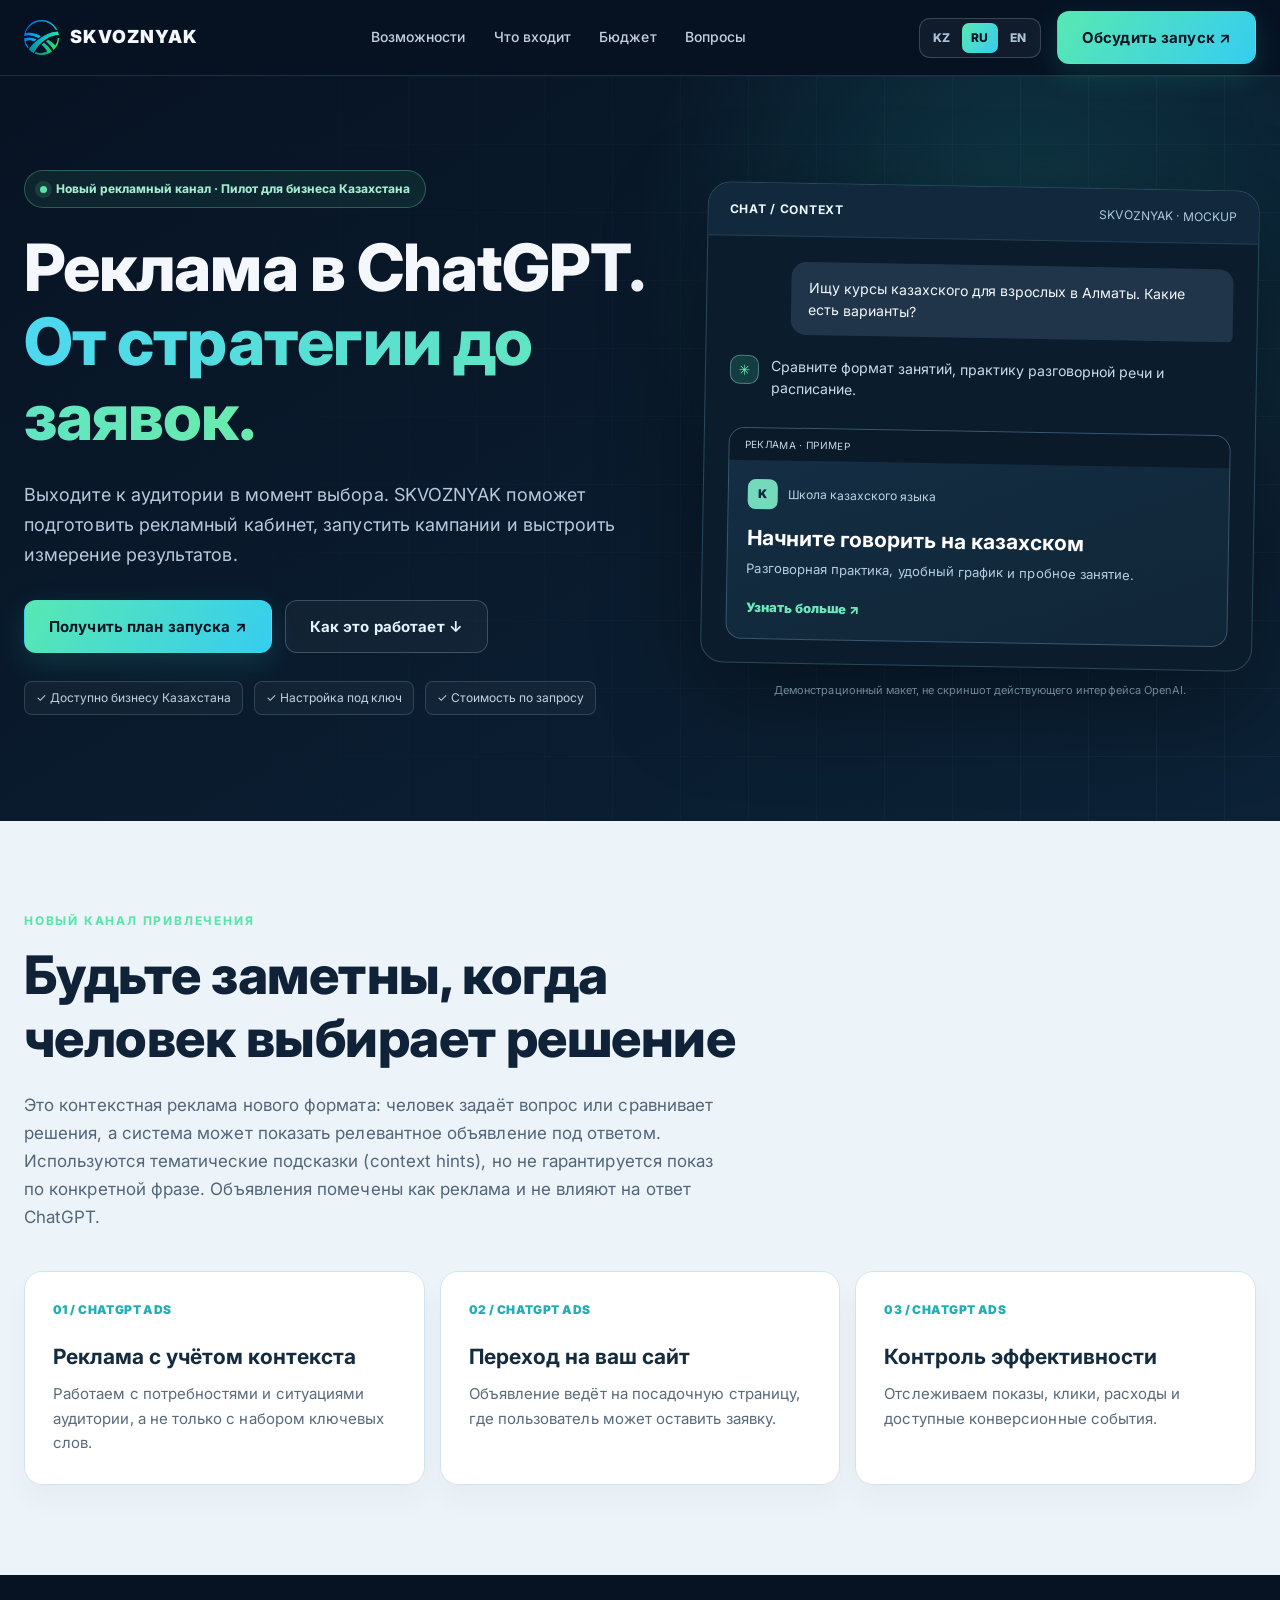
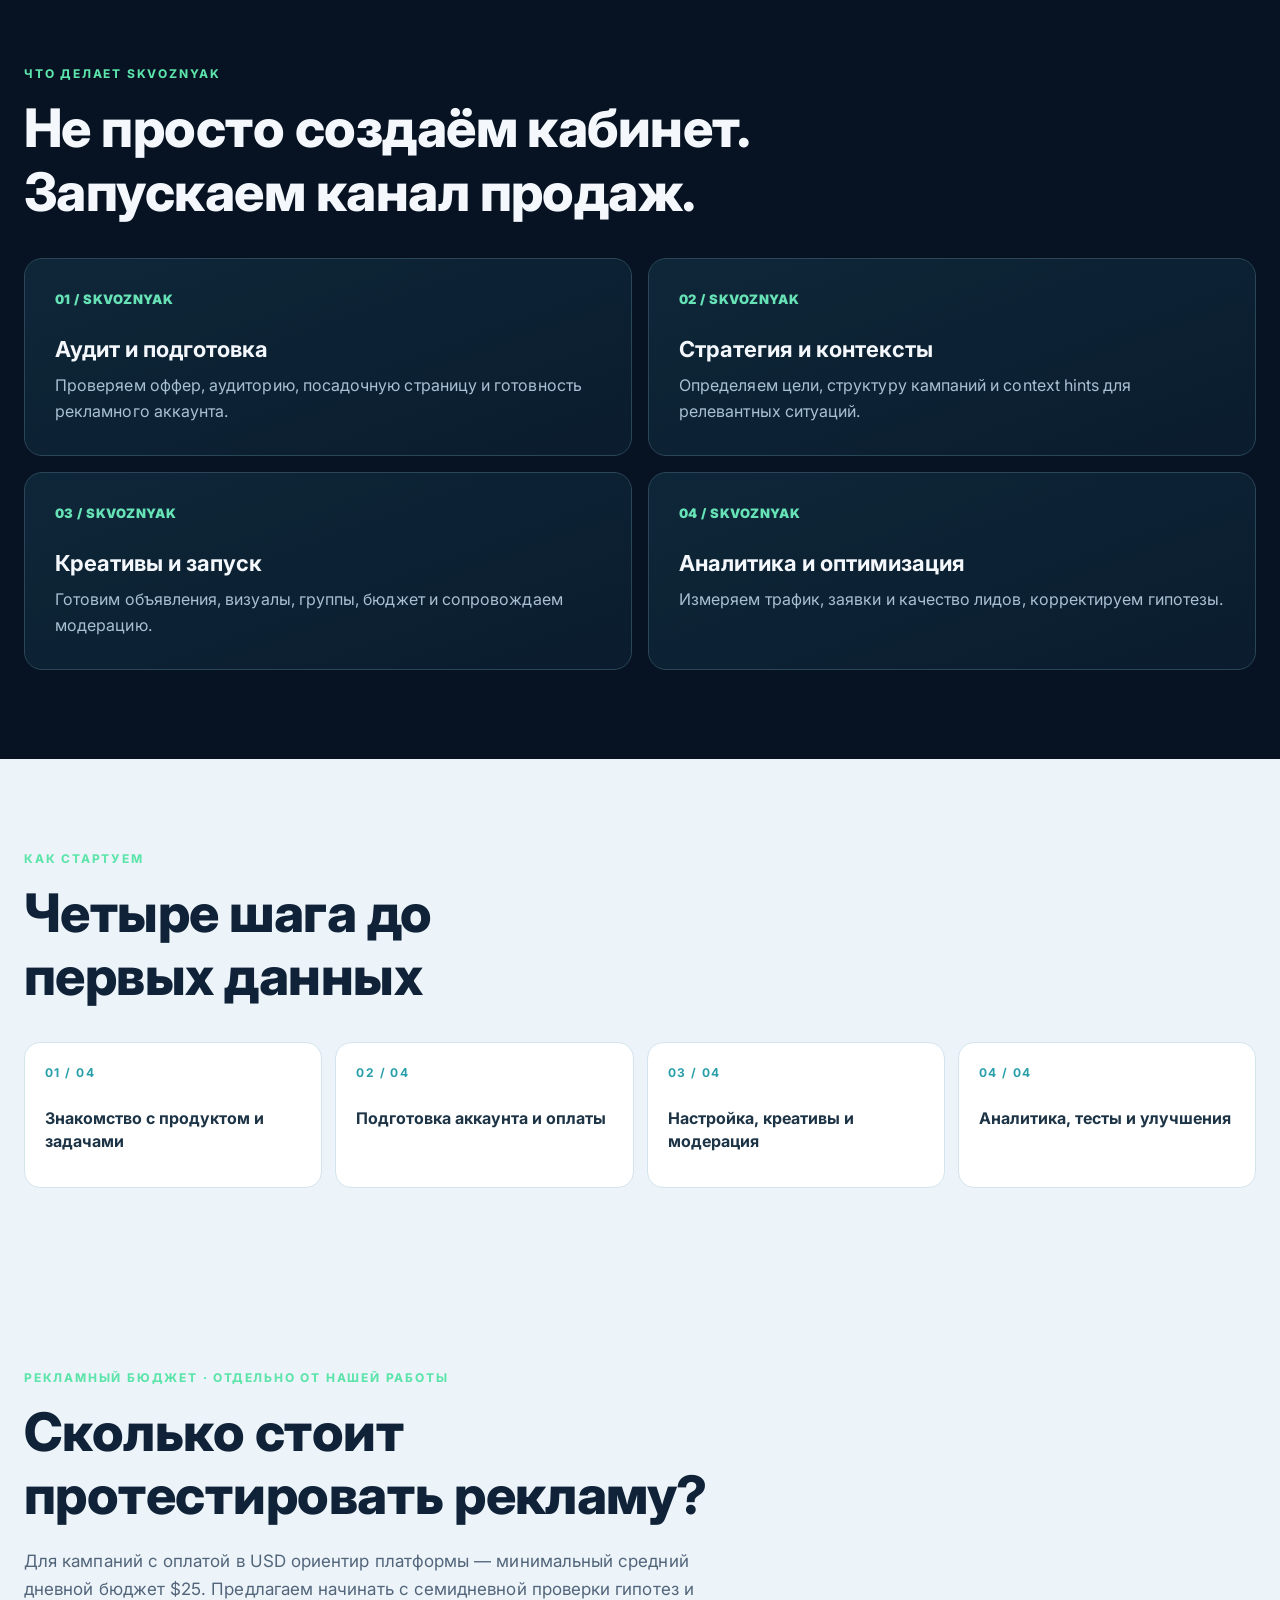
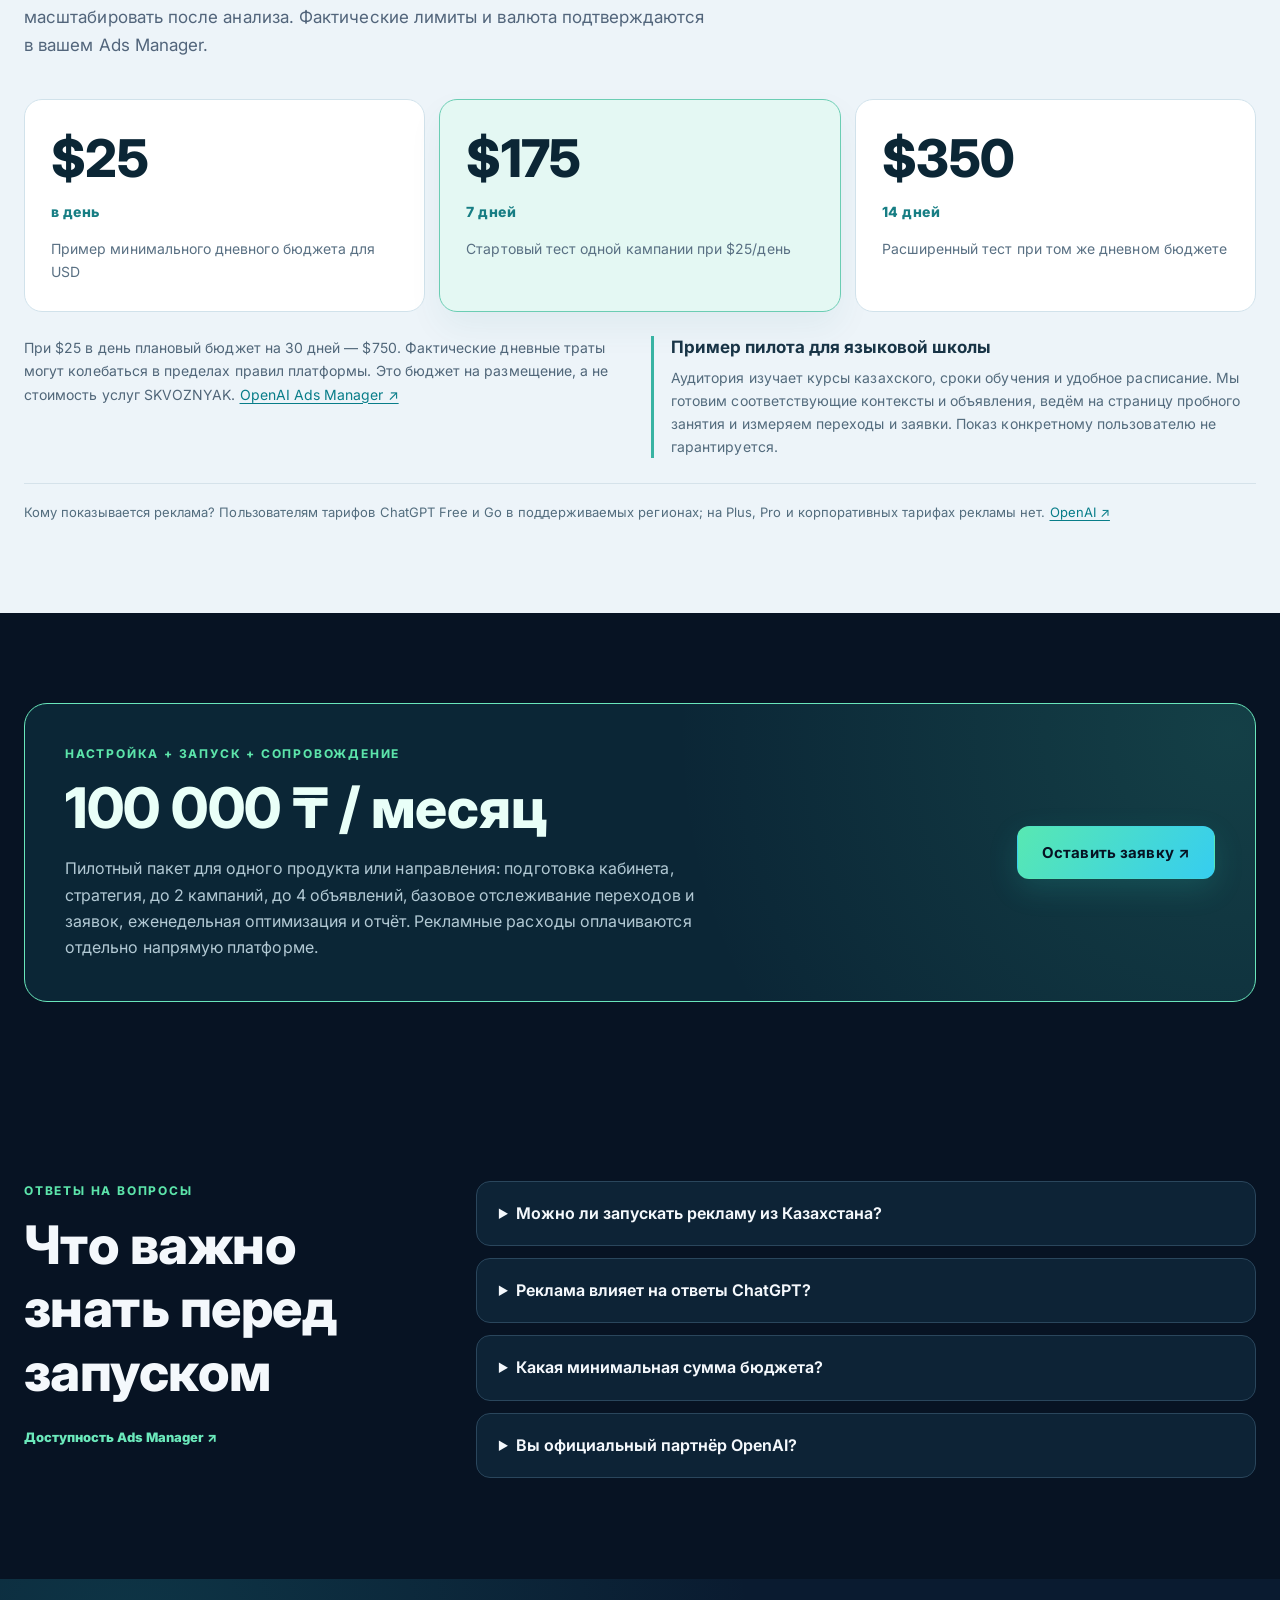
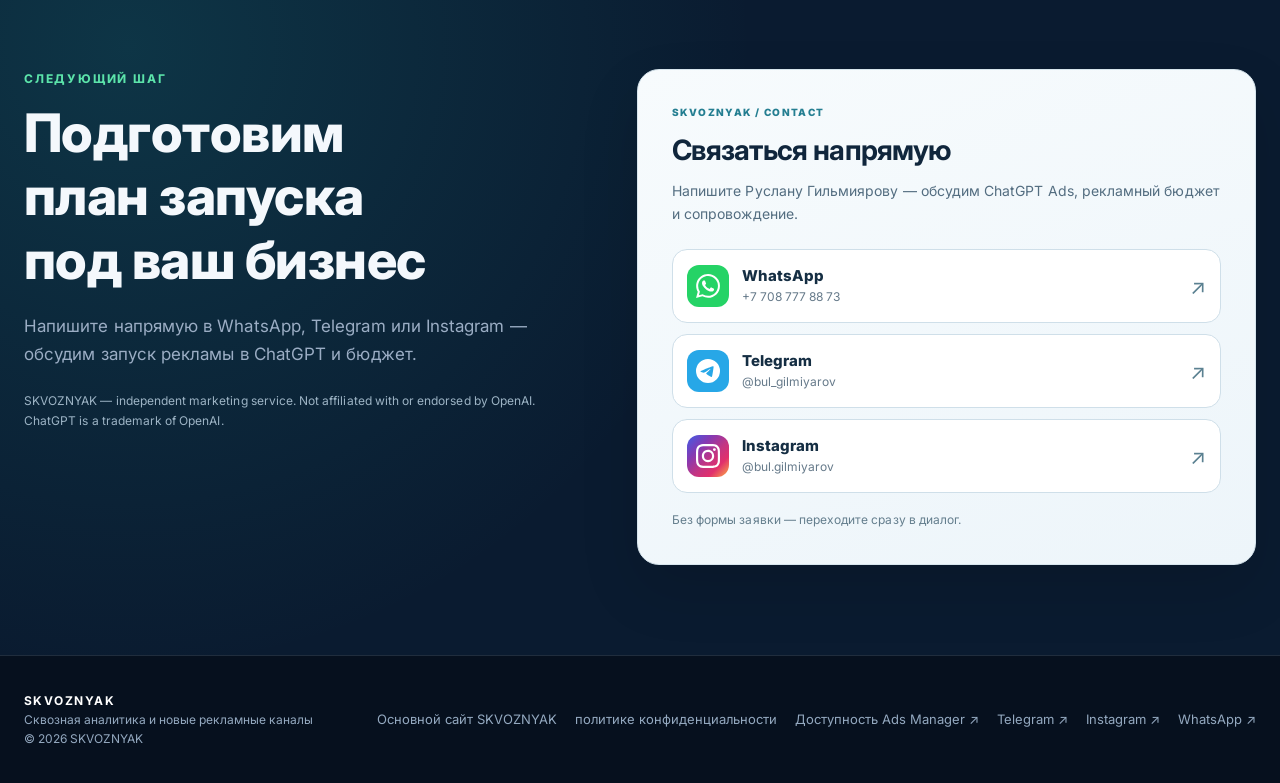
<file: gptads/ru/index.html>
<!doctype html>
<html lang="ru"><head><meta charset="utf-8"><meta name="viewport" content="width=device-width,initial-scale=1">
<meta name="theme-color" content="#071323"><meta name="robots" content="index,follow"><meta name="description" content="Запуск рекламы в ChatGPT для бизнеса Казахстана: стратегия, настройка Ads Manager, креативы, аналитика и сопровождение. Ведение от 100 000 ₸/мес. Рекламный бюджет оплачивается отдельно.">
<title>Реклама в ChatGPT под ключ в Казахстане | SKVOZNYAK</title><link rel="canonical" href="https://skvoznyak.kz/gptads/ru/">
<meta property="og:type" content="website"><meta property="og:title" content="Реклама в ChatGPT под ключ в Казахстане | SKVOZNYAK"><meta property="og:description" content="Запуск рекламы в ChatGPT для бизнеса Казахстана: стратегия, настройка Ads Manager, креативы, аналитика и сопровождение. Стоимость рассчитывается по запросу."><meta property="og:url" content="https://skvoznyak.kz/gptads/ru/"><meta property="og:image" content="https://skvoznyak.kz/assets/skvoznyak-logo.webp">
<link rel="icon" href="/assets/favicon.svg" type="image/svg+xml">
<link rel="alternate" hreflang="kk-KZ" href="https://skvoznyak.kz/gptads/">
<link rel="alternate" hreflang="ru-KZ" href="https://skvoznyak.kz/gptads/ru/">
<link rel="alternate" hreflang="en" href="https://skvoznyak.com/gptads/">
<link rel="alternate" hreflang="x-default" href="https://skvoznyak.com/gptads/">
<link rel="stylesheet" href="/assets/styles.css?v=20261022-gpt-contact-icons-v2">
<link rel="stylesheet" href="/assets/gptads.css?v=20261022-gpt-contact-icons-v2">

</head><body class="gpt-page">
<header class="topbar"><div class="container topbar-inner">
<a class="logo" href="/gptads/ru/" aria-label="SKVOZNYAK"><span class="logo-mark" aria-hidden="true"></span><span>SKVOZNYAK</span></a>
<nav class="nav" id="site-nav" data-menu aria-label="Navigation">
<a href="#benefits">Возможности</a><a href="#service">Что входит</a><a href="#budget">Бюджет</a><a href="#faq">Вопросы</a>
</nav><div class="nav-right"><nav class="language-switch" aria-label="Language"><a class="locale-link " href="/gptads/kz/" lang="kk" hreflang="kk">KZ</a><a class="locale-link is-active" href="/gptads/ru/" lang="ru" hreflang="ru" aria-current="page">RU</a><a class="locale-link " href="/gptads/en/" lang="en" hreflang="en">EN</a></nav>
<a class="button button-primary" href="#contact">Обсудить запуск ↗</a>
<button class="mobile-menu-btn" data-menu-button aria-label="Menu" aria-expanded="false" aria-controls="site-nav">☰</button></div></div></header>
<main>
<section class="gpt-hero"><div class="container gpt-hero-grid">
<div><div class="gpt-pill"><span class="pulse" aria-hidden="true"></span>Новый рекламный канал · Пилот для бизнеса Казахстана</div>
<h1>Реклама в ChatGPT.<br><span class="gradient-text">От стратегии до заявок.</span></h1>
<p class="hero-desc">Выходите к аудитории в момент выбора. SKVOZNYAK поможет подготовить рекламный кабинет, запустить кампании и выстроить измерение результатов.</p>
<div class="hero-actions"><a href="#contact" class="button button-primary">Получить план запуска ↗</a><a href="#benefits" class="button button-outline">Как это работает ↓</a></div>
<div class="gpt-mini-benefits"><span>✓ Доступно бизнесу Казахстана</span><span>✓ Настройка под ключ</span><span>✓ Стоимость по запросу</span></div></div>
<div><div class="gpt-chat" aria-label="Иллюстрация размещения"><div class="gpt-chat-top"><b>CHAT / CONTEXT</b><span>SKVOZNYAK · MOCKUP</span></div>
<div class="gpt-chat-body"><div class="gpt-you">Ищу курсы казахского для взрослых в Алматы. Какие есть варианты?</div><div class="gpt-ai"><span class="gpt-ai-mark" aria-hidden="true">✳</span><span>Сравните формат занятий, практику разговорной речи и расписание.</span></div>
<div class="gpt-sponsor"><div class="gpt-sponsored-label">РЕКЛАМА · ПРИМЕР</div><div class="gpt-sponsor-content">
<div class="gpt-brand"><span class="gpt-brand-logo" aria-hidden="true">K</span>Школа казахского языка</div><h3>Начните говорить на казахском</h3>
<p>Разговорная практика, удобный график и пробное занятие.</p><span class="gpt-sponsor-action">Узнать больше ↗</span></div></div></div></div>
<p class="gpt-mock-note">Демонстрационный макет, не скриншот действующего интерфейса OpenAI.</p></div></div></section>
<section class="section section-light" id="benefits"><div class="container">
<div class="gpt-section-heading"><div class="eyebrow">Новый канал привлечения</div><h2>Будьте заметны, когда человек выбирает решение</h2><p class="section-lead">Это контекстная реклама нового формата: человек задаёт вопрос или сравнивает решения, а система может показать релевантное объявление под ответом. Используются тематические подсказки (context hints), но не гарантируется показ по конкретной фразе. Объявления помечены как реклама и не влияют на ответ ChatGPT.</p></div>
<div class="gpt-benefit-grid"><article class="gpt-benefit"><div class="gpt-benefit-index">01 / CHATGPT ADS</div><h3>Реклама с учётом контекста</h3><p>Работаем с потребностями и ситуациями аудитории, а не только с набором ключевых слов.</p></article><article class="gpt-benefit"><div class="gpt-benefit-index">02 / CHATGPT ADS</div><h3>Переход на ваш сайт</h3><p>Объявление ведёт на посадочную страницу, где пользователь может оставить заявку.</p></article><article class="gpt-benefit"><div class="gpt-benefit-index">03 / CHATGPT ADS</div><h3>Контроль эффективности</h3><p>Отслеживаем показы, клики, расходы и доступные конверсионные события.</p></article></div></div></section>
<section class="section" id="service"><div class="container">
<div class="gpt-section-heading"><div class="eyebrow">Что делает SKVOZNYAK</div><h2>Не просто создаём кабинет. Запускаем канал продаж.</h2></div>
<div class="gpt-service-grid"><article class="gpt-service"><div class="gpt-service-number">01 / SKVOZNYAK</div><h3>Аудит и подготовка</h3><p>Проверяем оффер, аудиторию, посадочную страницу и готовность рекламного аккаунта.</p></article><article class="gpt-service"><div class="gpt-service-number">02 / SKVOZNYAK</div><h3>Стратегия и контексты</h3><p>Определяем цели, структуру кампаний и context hints для релевантных ситуаций.</p></article><article class="gpt-service"><div class="gpt-service-number">03 / SKVOZNYAK</div><h3>Креативы и запуск</h3><p>Готовим объявления, визуалы, группы, бюджет и сопровождаем модерацию.</p></article><article class="gpt-service"><div class="gpt-service-number">04 / SKVOZNYAK</div><h3>Аналитика и оптимизация</h3><p>Измеряем трафик, заявки и качество лидов, корректируем гипотезы.</p></article></div></div></section>
<section class="section section-light" id="steps"><div class="container">
<div class="gpt-section-heading"><div class="eyebrow">Как стартуем</div><h2>Четыре шага до первых данных</h2></div>
<div class="gpt-steps"><div class="gpt-step"><b>01 / 04</b><strong>Знакомство с продуктом и задачами</strong></div><div class="gpt-step"><b>02 / 04</b><strong>Подготовка аккаунта и оплаты</strong></div><div class="gpt-step"><b>03 / 04</b><strong>Настройка, креативы и модерация</strong></div><div class="gpt-step"><b>04 / 04</b><strong>Аналитика, тесты и улучшения</strong></div></div></div></section>

<section class="section section-light gpt-budget" id="budget"><div class="container">
<div class="gpt-section-heading"><div class="eyebrow">Рекламный бюджет · отдельно от нашей работы</div><h2>Сколько стоит протестировать рекламу?</h2><p class="section-lead">Для кампаний с оплатой в USD ориентир платформы — минимальный средний дневной бюджет $25. Предлагаем начинать с семидневной проверки гипотез и масштабировать после анализа. Фактические лимиты и валюта подтверждаются в вашем Ads Manager.</p></div>
<div class="gpt-budget-cards"><div class="gpt-budget-card"><strong class="gpt-budget-value">$25</strong><span class="gpt-budget-term">в день</span><p>Пример минимального дневного бюджета для USD</p></div><div class="gpt-budget-card is-focus"><strong class="gpt-budget-value">$175</strong><span class="gpt-budget-term">7 дней</span><p>Стартовый тест одной кампании при $25/день</p></div><div class="gpt-budget-card"><strong class="gpt-budget-value">$350</strong><span class="gpt-budget-term">14 дней</span><p>Расширенный тест при том же дневном бюджете</p></div></div>
<div class="gpt-budget-under"><p>При $25 в день плановый бюджет на 30 дней — $750. Фактические дневные траты могут колебаться в пределах правил платформы. Это бюджет на размещение, а не стоимость услуг SKVOZNYAK. <a href="https://help.openai.com/en/articles/20001210-create-campaigns-for-chatgpt-ads" target="_blank" rel="noopener noreferrer">OpenAI Ads Manager ↗</a></p>
<div class="gpt-pilot-example"><h3>Пример пилота для языковой школы</h3><p>Аудитория изучает курсы казахского, сроки обучения и удобное расписание. Мы готовим соответствующие контексты и объявления, ведём на страницу пробного занятия и измеряем переходы и заявки. Показ конкретному пользователю не гарантируется.</p></div></div>
<p class="gpt-audience">Кому показывается реклама? Пользователям тарифов ChatGPT Free и Go в поддерживаемых регионах; на Plus, Pro и корпоративных тарифах рекламы нет. <a href="https://help.openai.com/en/articles/20001207-ads-in-chatgpt-the-basics" target="_blank" rel="noopener noreferrer">OpenAI ↗</a></p>
</div></section><section class="section gpt-fee"><div class="container"><div class="gpt-quote">
<div><div class="eyebrow">Настройка + запуск + сопровождение</div><h2>100 000 ₸ / месяц</h2><p>Пилотный пакет для одного продукта или направления: подготовка кабинета, стратегия, до 2 кампаний, до 4 объявлений, базовое отслеживание переходов и заявок, еженедельная оптимизация и отчёт. Рекламные расходы оплачиваются отдельно напрямую платформе.</p></div>
<a href="#contact" class="button button-primary">Оставить заявку ↗</a></div></div></section>
<section class="section gpt-faq" id="faq"><div class="container gpt-faq-layout">
<div><div class="eyebrow">Ответы на вопросы</div><h2>Что важно знать перед запуском</h2>
<a href="https://openai.com/index/chatgpt-ads-expands-26-new-countries/" rel="noopener noreferrer" target="_blank" class="gpt-sponsor-action">Доступность Ads Manager ↗</a></div>
<div><details><summary>Можно ли запускать рекламу из Казахстана?</summary><p>21 октября 2026 года OpenAI объявила расширение ChatGPT Ads ещё на 26 стран. Казахстан указывается среди новых рынков во внешних перечнях, но официальный справочник Ads Manager может обновляться с задержкой. Перед запуском мы проверим доступ, биллинг и доступную географию именно для вашей компании.</p></details><details><summary>Реклама влияет на ответы ChatGPT?</summary><p>Нет. Рекламные размещения отделены от ответов и помечены. Рекламодатели не получают доступ к личным перепискам пользователей.</p></details><details><summary>Какая минимальная сумма бюджета?</summary><p>Минимальный бюджет зависит от валюты и рынка: для USD ориентир $25 в день. Семидневный тест при таком лимите — $175 рекламных расходов плюс 100 000 ₸ за месяц работы SKVOZNYAK. Подтвердим условия в кабинете до запуска.</p></details><details><summary>Вы официальный партнёр OpenAI?</summary><p>Нет. SKVOZNYAK — независимый поставщик маркетинговых услуг. Мы не представляем OpenAI и не гарантируем одобрение или результат кампаний.</p></details></div></div></section>
<section class="section cta-section gpt-contact" id="contact"><div class="container cta-grid"><div class="cta-intro">
<div class="eyebrow">Следующий шаг</div><h2>Подготовим план запуска под ваш бизнес</h2><p class="section-lead">Напишите напрямую в WhatsApp, Telegram или Instagram — обсудим запуск рекламы в ChatGPT и бюджет.</p>
<p class="gpt-note-legal">SKVOZNYAK — independent marketing service. Not affiliated with or endorsed by OpenAI. ChatGPT is a trademark of OpenAI.</p>
</div>
<div class="direct-contact-card" aria-label="SKVOZNYAK contact"><div class="direct-contact-eyebrow">SKVOZNYAK / CONTACT</div><h3>Связаться напрямую</h3><p>Напишите Руслану Гильмиярову — обсудим ChatGPT Ads, рекламный бюджет и сопровождение.</p><div class="direct-contact-options">
<a class="direct-contact-option" href="https://wa.me/77087778873" target="_blank" rel="noopener noreferrer" aria-label="Открыть WhatsApp +7 708 777 88 73"><span class="contact-channel-icon is-whatsapp" aria-hidden="true"><svg viewBox="0 0 24 24" fill="currentColor" aria-hidden="true" focusable="false"><path d="M17.472 14.382c-.297-.149-1.758-.867-2.03-.967-.273-.099-.471-.148-.67.15-.197.297-.767.966-.94 1.164-.173.199-.347.223-.644.075-.297-.15-1.255-.463-2.39-1.475-.883-.788-1.48-1.761-1.653-2.059-.173-.297-.018-.458.13-.606.134-.133.298-.347.446-.52.149-.174.198-.298.298-.497.099-.198.05-.371-.025-.52-.075-.149-.669-1.612-.916-2.207-.242-.579-.487-.5-.669-.51-.173-.008-.371-.01-.57-.01-.198 0-.52.074-.792.372-.272.297-1.04 1.016-1.04 2.479 0 1.462 1.065 2.875 1.213 3.074.149.198 2.096 3.2 5.077 4.487.709.306 1.262.489 1.694.625.712.227 1.36.195 1.871.118.571-.085 1.758-.719 2.006-1.413.248-.694.248-1.289.173-1.413-.074-.124-.272-.198-.57-.347m-5.421 7.403h-.004a9.87 9.87 0 01-5.031-1.378l-.361-.214-3.741.982.998-3.648-.235-.374a9.86 9.86 0 01-1.51-5.26c.001-5.45 4.436-9.884 9.888-9.884 2.64 0 5.122 1.03 6.988 2.898a9.825 9.825 0 012.893 6.994c-.003 5.45-4.437 9.884-9.885 9.884m8.413-18.297A11.815 11.815 0 0012.05 0C5.495 0 .16 5.335.157 11.892c0 2.096.547 4.142 1.588 5.945L.057 24l6.305-1.654a11.882 11.882 0 005.683 1.448h.005c6.554 0 11.89-5.335 11.893-11.893a11.821 11.821 0 00-3.48-8.413Z"/></svg></span><span class="direct-contact-info"><strong>WhatsApp</strong><small>+7 708 777 88 73</small></span><span class="contact-arrow" aria-hidden="true">↗</span></a>

<a class="direct-contact-option" href="https://t.me/bul_gilmiyarov" target="_blank" rel="noopener noreferrer" aria-label="Telegram @bul_gilmiyarov"><span class="contact-channel-icon is-telegram" aria-hidden="true"><svg class="contact-channel-svg" xmlns="http://www.w3.org/2000/svg" viewBox="0 0 24 24" fill="currentColor" focusable="false" aria-hidden="true"><path d="M11.944 0A12 12 0 0 0 0 12a12 12 0 0 0 12 12 12 12 0 0 0 12-12A12 12 0 0 0 12 0a12 12 0 0 0-.056 0zm4.962 7.224c.1-.002.321.023.465.14a.506.506 0 0 1 .171.325c.016.093.036.306.02.472-.18 1.898-.962 6.502-1.36 8.627-.168.9-.499 1.201-.82 1.23-.696.065-1.225-.46-1.9-.902-1.056-.693-1.653-1.124-2.678-1.8-1.185-.78-.417-1.21.258-1.91.177-.184 3.247-2.977 3.307-3.23.007-.032.014-.15-.056-.212s-.174-.041-.249-.024c-.106.024-1.793 1.14-5.061 3.345-.48.33-.913.49-1.302.48-.428-.008-1.252-.241-1.865-.44-.752-.245-1.349-.374-1.297-.789.027-.216.325-.437.893-.663 3.498-1.524 5.83-2.529 6.998-3.014 3.332-1.386 4.025-1.627 4.476-1.635z"/></svg></span><span class="direct-contact-info"><strong>Telegram</strong><small>@bul_gilmiyarov</small></span><span class="contact-arrow" aria-hidden="true">↗</span></a>
<a class="direct-contact-option" href="https://instagram.com/bul.gilmiyarov" target="_blank" rel="noopener noreferrer" aria-label="Instagram @bul.gilmiyarov"><span class="contact-channel-icon is-instagram" aria-hidden="true"><svg class="contact-channel-svg" xmlns="http://www.w3.org/2000/svg" viewBox="0 0 24 24" fill="currentColor" focusable="false" aria-hidden="true"><path d="M7.0301.084c-1.2768.0602-2.1487.264-2.911.5634-.7888.3075-1.4575.72-2.1228 1.3877-.6652.6677-1.075 1.3368-1.3802 2.127-.2954.7638-.4956 1.6365-.552 2.914-.0564 1.2775-.0689 1.6882-.0626 4.947.0062 3.2586.0206 3.6671.0825 4.9473.061 1.2765.264 2.1482.5635 2.9107.308.7889.72 1.4573 1.388 2.1228.6679.6655 1.3365 1.0743 2.1285 1.38.7632.295 1.6361.4961 2.9134.552 1.2773.056 1.6884.069 4.9462.0627 3.2578-.0062 3.668-.0207 4.9478-.0814 1.28-.0607 2.147-.2652 2.9098-.5633.7889-.3086 1.4578-.72 2.1228-1.3881.665-.6682 1.0745-1.3378 1.3795-2.1284.2957-.7632.4966-1.636.552-2.9124.056-1.2809.0692-1.6898.063-4.948-.0063-3.2583-.021-3.6668-.0817-4.9465-.0607-1.2797-.264-2.1487-.5633-2.9117-.3084-.7889-.72-1.4568-1.3876-2.1228C21.2982 1.33 20.628.9208 19.8378.6165 19.074.321 18.2017.1197 16.9244.0645 15.6471.0093 15.236-.005 11.977.0014 8.718.0076 8.31.0215 7.0301.0839m.1402 21.6932c-1.17-.0509-1.8053-.2453-2.2287-.408-.5606-.216-.96-.4771-1.3819-.895-.422-.4178-.6811-.8186-.9-1.378-.1644-.4234-.3624-1.058-.4171-2.228-.0595-1.2645-.072-1.6442-.079-4.848-.007-3.2037.0053-3.583.0607-4.848.05-1.169.2456-1.805.408-2.2282.216-.5613.4762-.96.895-1.3816.4188-.4217.8184-.6814 1.3783-.9003.423-.1651 1.0575-.3614 2.227-.4171 1.2655-.06 1.6447-.072 4.848-.079 3.2033-.007 3.5835.005 4.8495.0608 1.169.0508 1.8053.2445 2.228.408.5608.216.96.4754 1.3816.895.4217.4194.6816.8176.9005 1.3787.1653.4217.3617 1.056.4169 2.2263.0602 1.2655.0739 1.645.0796 4.848.0058 3.203-.0055 3.5834-.061 4.848-.051 1.17-.245 1.8055-.408 2.2294-.216.5604-.4763.96-.8954 1.3814-.419.4215-.8181.6811-1.3783.9-.4224.1649-1.0577.3617-2.2262.4174-1.2656.0595-1.6448.072-4.8493.079-3.2045.007-3.5825-.006-4.848-.0608M16.953 5.5864A1.44 1.44 0 1 0 18.39 4.144a1.44 1.44 0 0 0-1.437 1.4424M5.8385 12.012c.0067 3.4032 2.7706 6.1557 6.173 6.1493 3.4026-.0065 6.157-2.7701 6.1506-6.1733-.0065-3.4032-2.771-6.1565-6.174-6.1498-3.403.0067-6.156 2.771-6.1496 6.1738M8 12.0077a4 4 0 1 1 4.008 3.9921A3.9996 3.9996 0 0 1 8 12.0077"/></svg></span><span class="direct-contact-info"><strong>Instagram</strong><small>@bul.gilmiyarov</small></span><span class="contact-arrow" aria-hidden="true">↗</span></a>
</div><p class="direct-contact-footnote">Без формы заявки — переходите сразу в диалог.</p></div></div></section></main>
<footer class="footer"><div class="container footer-inner"><div><strong style="color:#fff;letter-spacing:.12em">SKVOZNYAK</strong><div>Сквозная аналитика и новые рекламные каналы</div><div>© <span data-year>2026</span> SKVOZNYAK</div></div>
<div class="footer-links gpt-footer-links"><a href="/ru/">Основной сайт SKVOZNYAK</a><a href="/ru/privacy/">политике конфиденциальности</a><a href="https://help.openai.com/en/articles/20001245-ads-manager-availability" rel="noopener noreferrer" target="_blank">Доступность Ads Manager ↗</a><a href="https://t.me/bul_gilmiyarov" target="_blank" rel="noopener noreferrer">Telegram ↗</a><a href="https://instagram.com/bul.gilmiyarov" target="_blank" rel="noopener noreferrer">Instagram ↗</a><a href="https://wa.me/77087778873" target="_blank" rel="noopener noreferrer">WhatsApp ↗</a></div>
</div></footer><script src="/assets/site.js?v=20261021-gpt-motion-v8" defer></script>
</body></html>
</file>
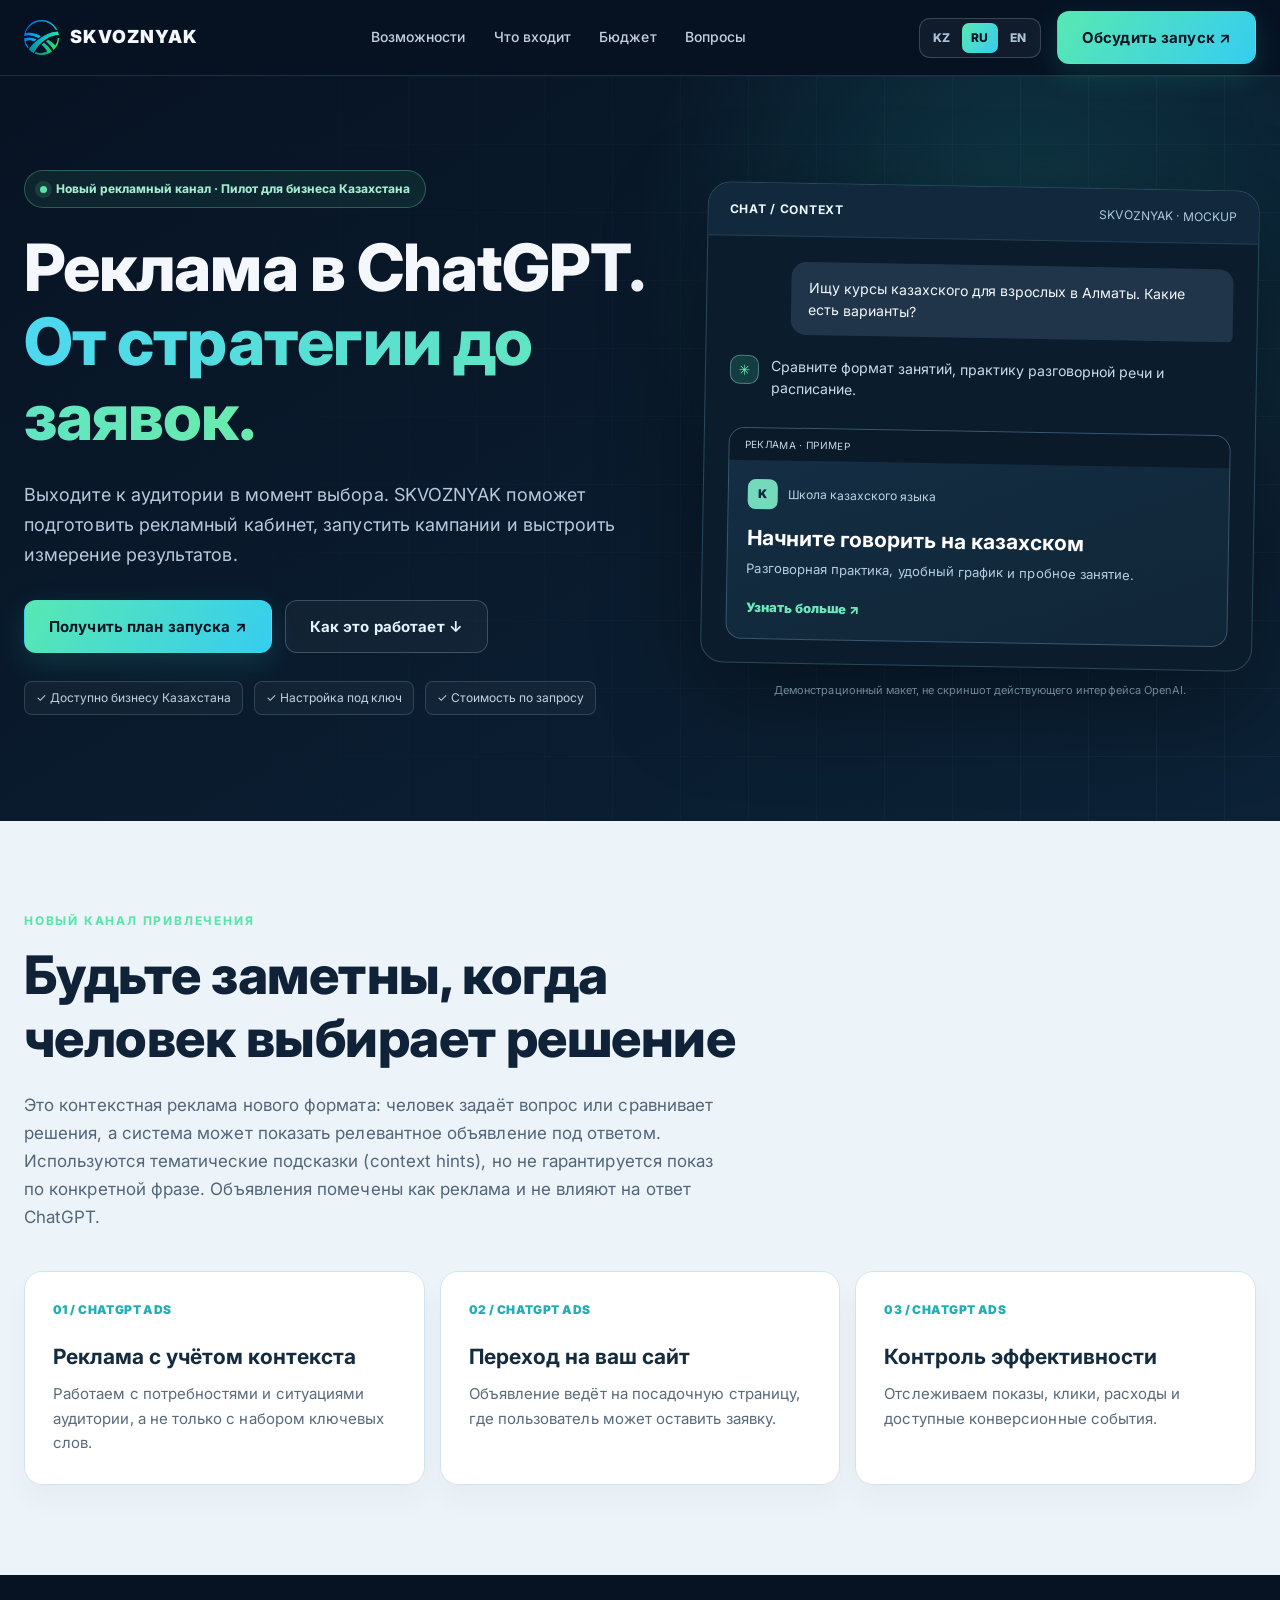
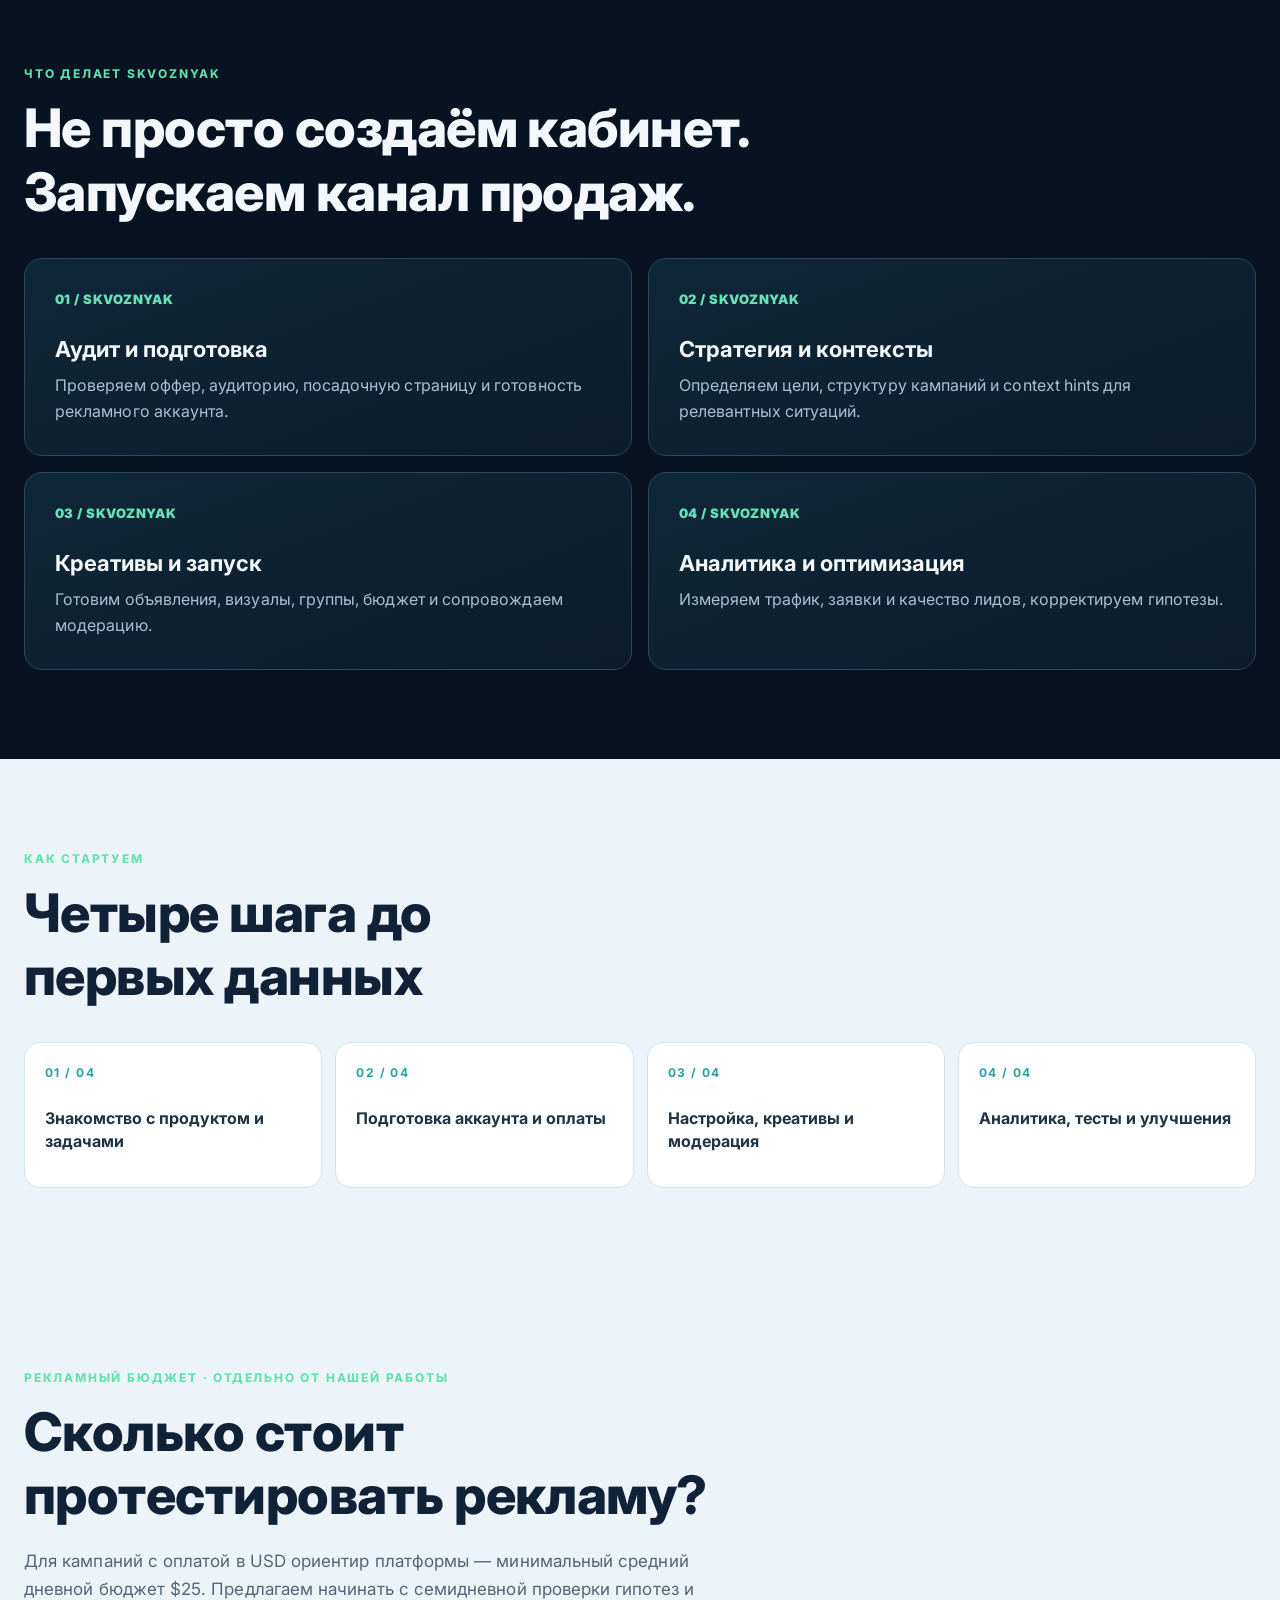
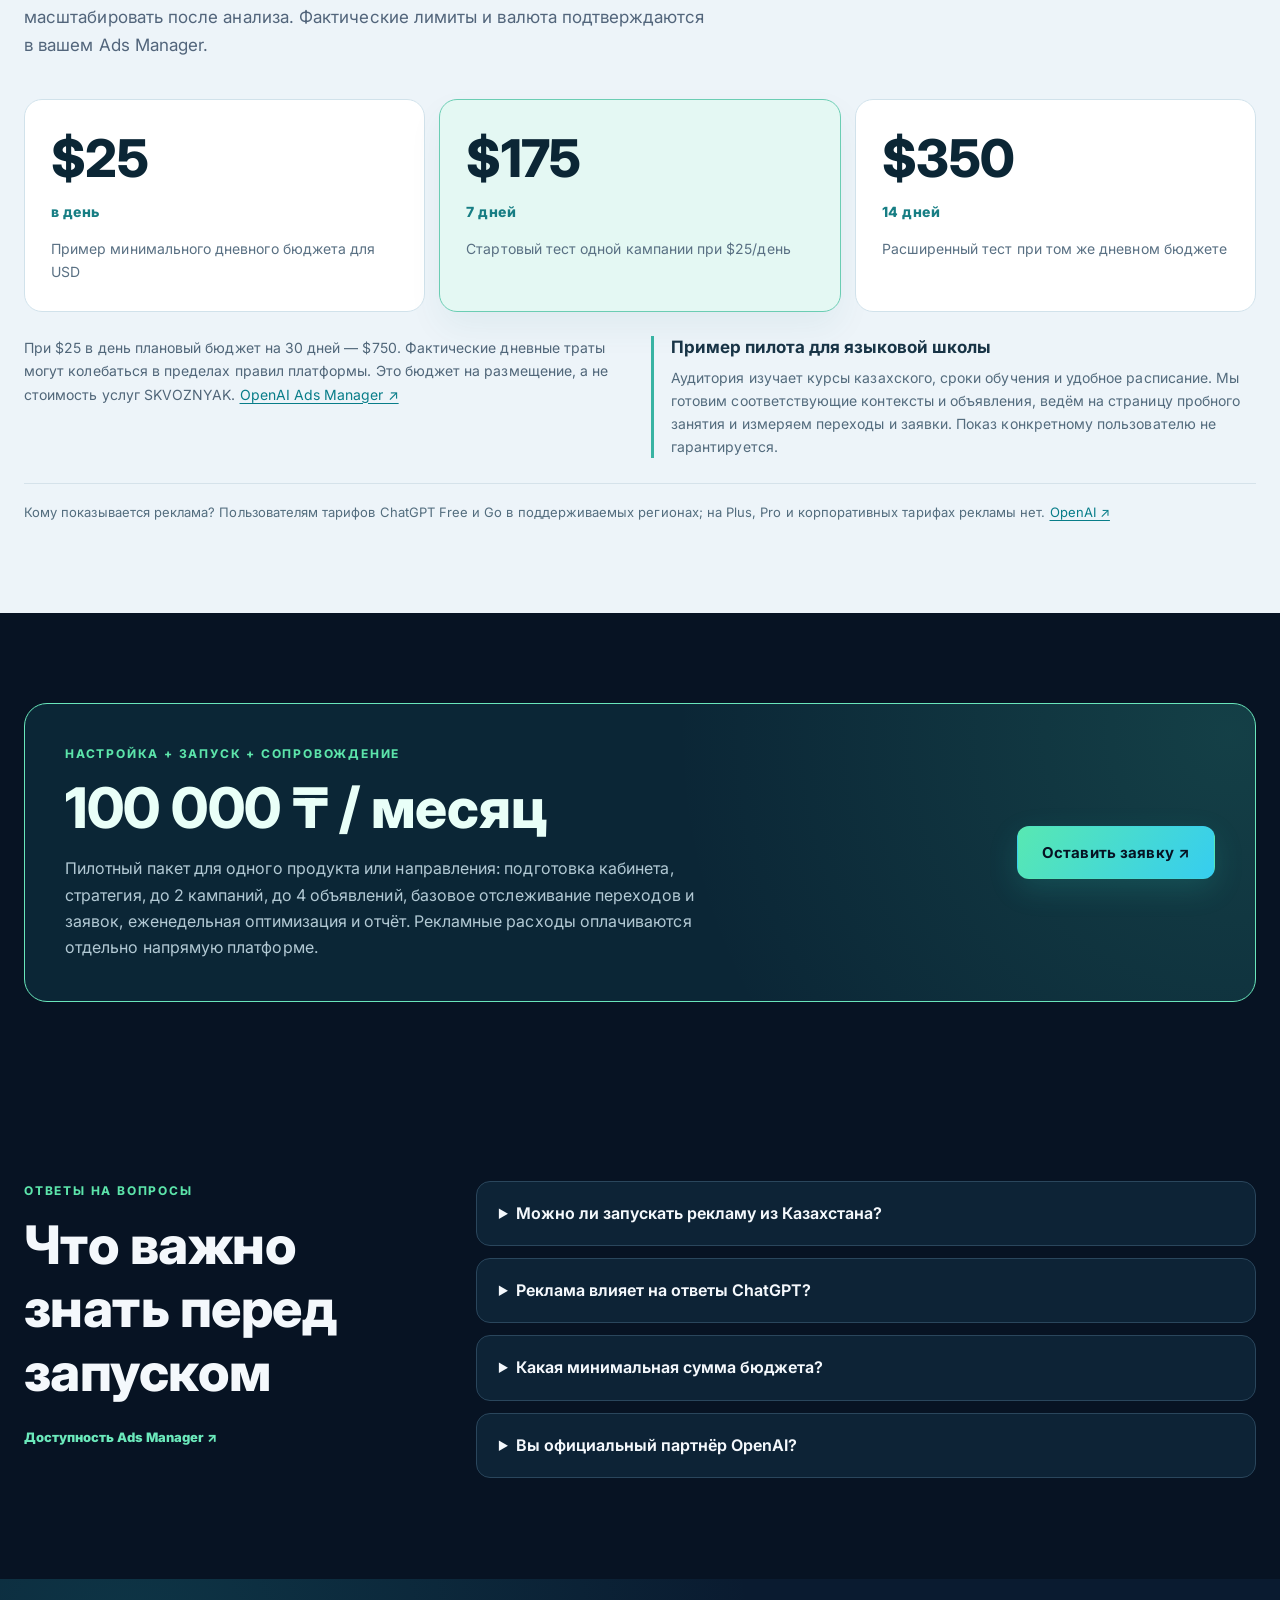
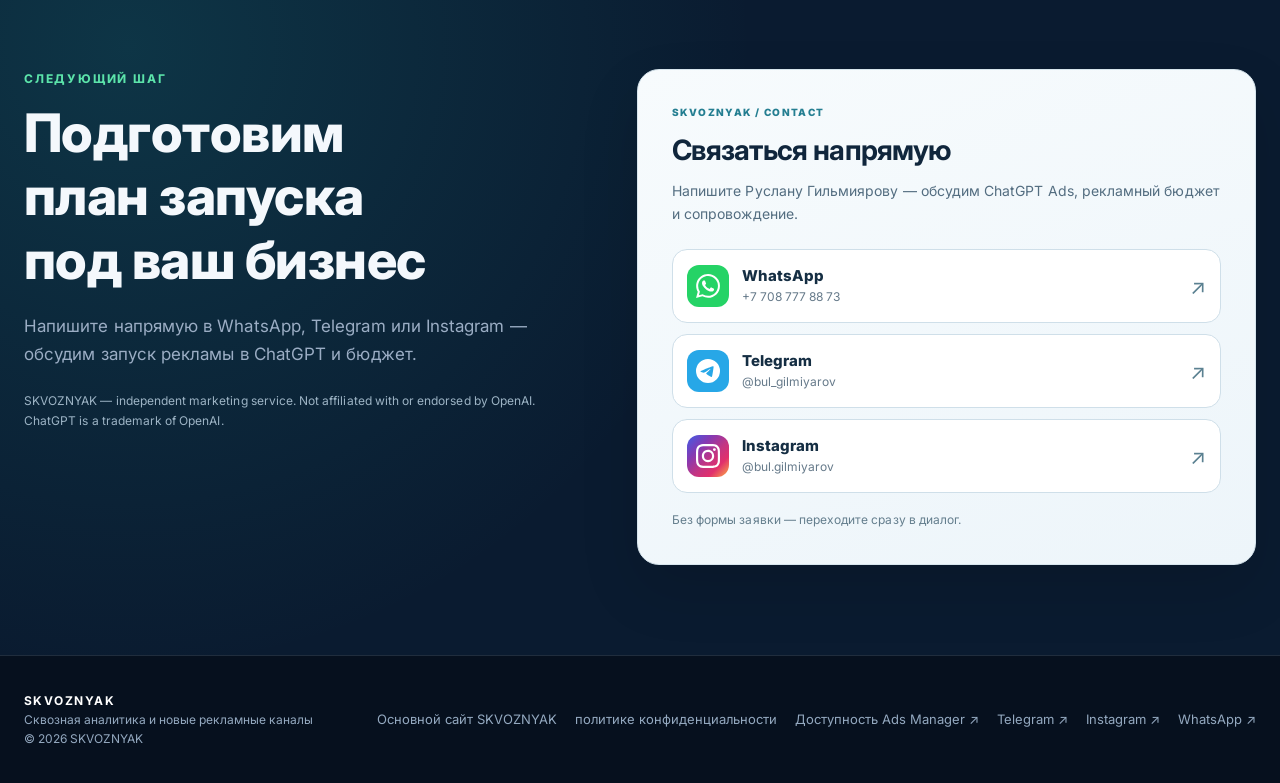
<file: ru/gptads/index.html>
<!doctype html>
<html lang="ru"><head><meta charset="utf-8"><meta name="viewport" content="width=device-width,initial-scale=1">
<meta name="robots" content="noindex,follow"><link rel="canonical" href="https://skvoznyak.kz/gptads/ru/">
<meta http-equiv="refresh" content="0;url=/gptads/ru/"><title>SKVOZNYAK — Redirect</title>
<script>location.replace("/gptads/ru/"+location.search+location.hash)</script>
</head><body><p><a href="/gptads/ru/">Open SKVOZNYAK ChatGPT Ads →</a></p></body></html>
</file>
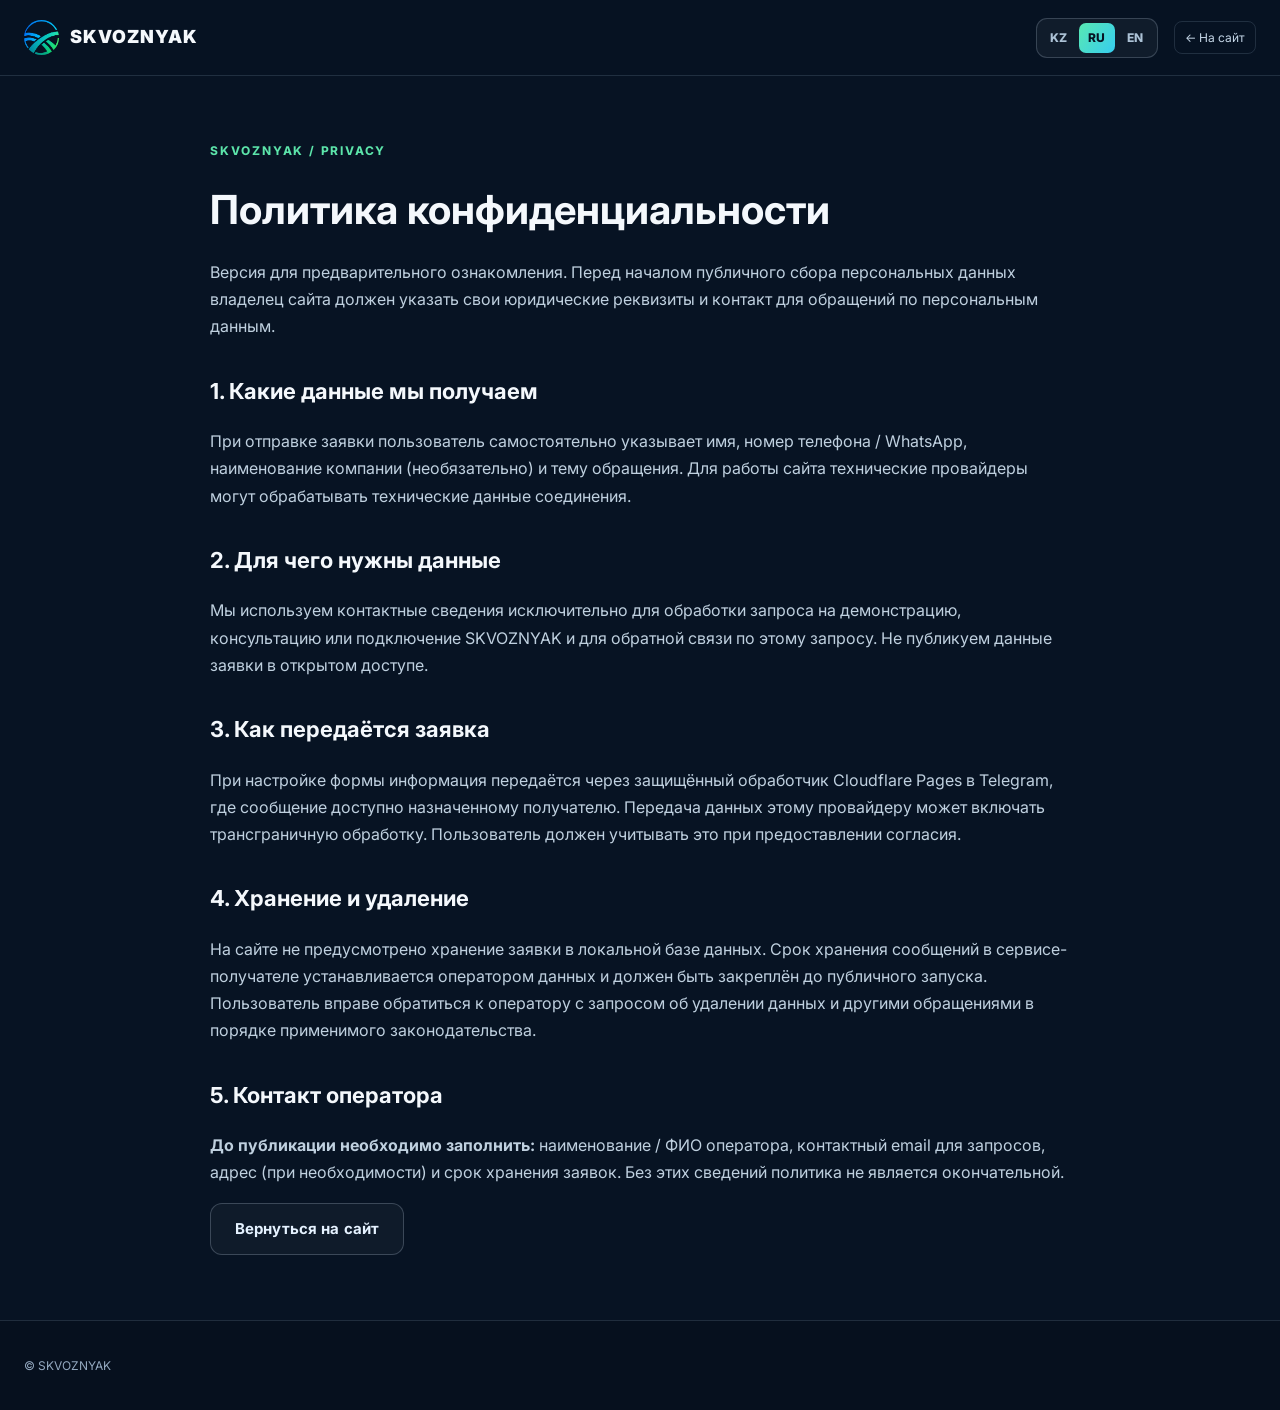
<file: ru/privacy/index.html>
<!doctype html><html lang="ru"><head><meta charset="utf-8"><meta name="viewport" content="width=device-width,initial-scale=1"><meta name="robots" content="noindex"><title>Политика конфиденциальности — SKVOZNYAK</title><link rel="stylesheet" href="../../assets/styles.css?v=20261021-type-v6"><link rel="icon" href="../../assets/favicon.svg" type="image/svg+xml"></head><body>
<header class="topbar"><div class="container topbar-inner"><a class="logo" href="/ru/" aria-label="SKVOZNYAK"><span class="logo-mark" aria-hidden="true"></span><span>SKVOZNYAK</span></a><div class="nav-right"><nav class="language-switch" aria-label="Выбор языка"><a class="locale-link" href="/kz/privacy/" lang="kk" hreflang="kk">KZ</a><a class="locale-link is-active" href="/ru/privacy/" lang="ru" hreflang="ru" aria-current="page">RU</a><a class="locale-link" href="/en/privacy/" lang="en" hreflang="en">EN</a></nav><a class="lang" href="/ru/">← На сайт</a></div></div></header>
<main class="container legal"><div class="eyebrow">SKVOZNYAK / Privacy</div><h1>Политика конфиденциальности</h1><p>Версия для предварительного ознакомления. Перед началом публичного сбора персональных данных владелец сайта должен указать свои юридические реквизиты и контакт для обращений по персональным данным.</p>
<h2>1. Какие данные мы получаем</h2><p>При отправке заявки пользователь самостоятельно указывает имя, номер телефона / WhatsApp, наименование компании (необязательно) и тему обращения. Для работы сайта технические провайдеры могут обрабатывать технические данные соединения.</p>
<h2>2. Для чего нужны данные</h2><p>Мы используем контактные сведения исключительно для обработки запроса на демонстрацию, консультацию или подключение SKVOZNYAK и для обратной связи по этому запросу. Не публикуем данные заявки в открытом доступе.</p>
<h2>3. Как передаётся заявка</h2><p>При настройке формы информация передаётся через защищённый обработчик Cloudflare Pages в Telegram, где сообщение доступно назначенному получателю. Передача данных этому провайдеру может включать трансграничную обработку. Пользователь должен учитывать это при предоставлении согласия.</p>
<h2>4. Хранение и удаление</h2><p>На сайте не предусмотрено хранение заявки в локальной базе данных. Срок хранения сообщений в сервисе-получателе устанавливается оператором данных и должен быть закреплён до публичного запуска. Пользователь вправе обратиться к оператору с запросом об удалении данных и другими обращениями в порядке применимого законодательства.</p>
<h2>5. Контакт оператора</h2><p><strong>До публикации необходимо заполнить:</strong> наименование / ФИО оператора, контактный email для запросов, адрес (при необходимости) и срок хранения заявок. Без этих сведений политика не является окончательной.</p>
<p><a class="button button-outline" href="/ru/">Вернуться на сайт</a></p></main><footer class="footer"><div class="container footer-inner">© SKVOZNYAK</div></footer><script src="../../assets/site.js?v=20261021-layout-gallery-v3" defer></script></body></html>
</file>
<file: assets/styles.css>
@import url("https://fonts.googleapis.com/css2?family=Inter:wght@400;500;600;700;800&display=swap");
:root{--bg:#071323;--bg2:#0b1b2d;--navy:#0b1b30;--white:#f4f8fc;--muted:#9badc4;--cyan:#35c6ef;--green:#5ce4aa;--line:rgba(181,210,236,.15);--card:#0e2035;--max:1180px}
*{box-sizing:border-box}html{scroll-behavior:smooth}body{margin:0;background:var(--bg);color:var(--white);font-family:Inter,ui-sans-serif,system-ui,-apple-system,"Segoe UI",Arial,sans-serif;font-optical-sizing:auto;font-kerning:normal;line-height:1.6;-webkit-font-smoothing:antialiased}a{color:inherit;text-decoration:none}button,input,select{font:inherit}button{cursor:pointer}img{max-width:100%}::selection{background:#1ca9c7;color:#fff}.container{width:min(var(--max),calc(100% - 48px));margin-inline:auto}.muted{color:var(--muted)}.mono{font-variant-numeric:tabular-nums}.eyebrow{font-size:12px;text-transform:uppercase;letter-spacing:.15em;font-weight:850;color:var(--green)}.section{padding:105px 0}.section-light{background:#edf4f9;color:#102238}.section-light .muted{color:#53667e}.section h2{font-size:clamp(33px,4.15vw,54px);letter-spacing:-.015em;line-height:1.17;margin:14px 0 20px;max-width:840px}.section-lead{max-width:690px;font-size:17px;color:var(--muted);margin:0 0 40px}.section-light .section-lead{color:#52657b}.topbar{position:sticky;top:0;z-index:50;background:rgba(7,19,35,.87);border-bottom:1px solid var(--line);backdrop-filter:blur(22px)}.topbar-inner{height:75px;display:flex;align-items:center;justify-content:space-between;gap:24px}.logo{display:inline-flex;align-items:center;gap:11px;font-size:18px;font-weight:900;letter-spacing:.055em}.logo-icon{width:37px;height:37px;border-radius:12px;background:#fff;padding:5px;object-fit:contain}.nav{display:flex;align-items:center;gap:28px}.nav a{font-size:13px;color:#c4d1e0;transition:color .2s}.nav a:hover{color:#fff}.nav-right{display:flex;align-items:center;gap:16px}.lang{font-size:12px;color:#c5d7e8;border:1px solid var(--line);padding:6px 10px;border-radius:8px}.button{display:inline-flex;align-items:center;justify-content:center;gap:9px;border-radius:12px;font-size:15px;font-weight:700;letter-spacing:.008em;line-height:1.35;padding:15px 24px;border:1px solid transparent;transition:transform .2s,background .2s,box-shadow .2s;white-space:nowrap}.button:hover{transform:translateY(-2px)}.button-primary{color:#061323;background:linear-gradient(125deg,#58e8b2,#36cdf0);box-shadow:0 10px 30px rgba(43,213,193,.16)}.button-primary:hover{box-shadow:0 16px 34px rgba(43,213,193,.24)}.button-outline{color:#e5f2ff;background:rgba(255,255,255,.035);border-color:rgba(215,233,248,.22)}.button-dark{background:#102b44;color:#fff}.mobile-menu-btn{display:none;color:#fff;background:transparent;border:1px solid var(--line);border-radius:10px;padding:10px}.hero{position:relative;overflow:hidden;padding:96px 0 110px;background:radial-gradient(ellipse at 84% 20%,rgba(20,134,158,.21),transparent 39%),radial-gradient(ellipse at 2% 80%,rgba(34,116,130,.13),transparent 42%),var(--bg)}.hero::after{content:"";position:absolute;inset:0;pointer-events:none;background-image:linear-gradient(to right,rgba(122,183,228,.045) 1px,transparent 1px),linear-gradient(to bottom,rgba(122,183,228,.045) 1px,transparent 1px);background-size:70px 70px;mask-image:linear-gradient(to bottom,transparent,#000 45%,transparent)}.hero-grid{position:relative;z-index:1;display:grid;grid-template-columns:.99fr 1.01fr;gap:44px;align-items:center}.hero h1{font-size:clamp(42px,5.25vw,70px);letter-spacing:-.016em;line-height:1.15;margin:19px 0 25px;font-weight:800}.gradient-text{background:linear-gradient(90deg,#4cd8f0,#6aebad);color:transparent;background-clip:text}.hero-desc{font-size:18px;color:#b8c9dd;max-width:550px}.hero-actions{display:flex;gap:13px;flex-wrap:wrap;margin-top:34px}.hero-bullets{display:flex;flex-wrap:wrap;gap:19px;margin-top:35px;font-size:12px;color:#a9bfd1}.hero-bullets span::before{content:"✓";margin-right:8px;color:#63e1b1}.hero-chip{display:inline-flex;align-items:center;gap:9px;border:1px solid rgba(57,208,184,.25);background:rgba(30,187,169,.08);padding:8px 12px;border-radius:100px;font-size:12px;color:#a0efcf}.pulse{width:7px;height:7px;background:var(--green);border-radius:50%;box-shadow:0 0 0 5px rgba(92,228,170,.13)}.dashboard{position:relative;border:1px solid #2b4560;border-radius:22px;background:#081628;box-shadow:0 42px 95px rgba(0,0,0,.40);overflow:hidden;transform:perspective(1400px) rotateY(-4deg) rotateX(1deg)}.dash-top{display:flex;align-items:center;justify-content:space-between;padding:16px 19px;border-bottom:1px solid var(--line);background:#0e2237}.dash-title{font-weight:850;font-size:14px;display:flex;align-items:center;gap:9px}.dash-brand{width:21px;height:21px;background:linear-gradient(130deg,var(--cyan),var(--green));border-radius:7px;display:inline-grid;place-items:center;color:#051323;font-weight:950}.dash-demo{background:#20364a;border-radius:6px;padding:4px 7px;color:#c0d2df;font-size:10px;text-transform:uppercase;letter-spacing:.09em}.dash-body{padding:19px}.dash-stats{display:grid;grid-template-columns:repeat(3,1fr);gap:9px}.stat{border:1px solid var(--line);border-radius:12px;background:#10273c;padding:13px}.stat .label{font-size:10px;color:#94abc2}.stat .value{font-weight:850;font-size:clamp(17px,1.8vw,24px);letter-spacing:-.04em;margin-top:5px;white-space:nowrap}.stat .growth{font-size:10px;color:#65e0aa;margin-top:5px}.dash-chart{margin-top:12px;border:1px solid var(--line);border-radius:13px;padding:17px 17px 11px;background:#0d2033}.chart-header{display:flex;justify-content:space-between;font-size:11px;color:#a8bed1}.legend{color:var(--green)}.chart-svg{width:100%;height:auto;display:block;margin-top:6px}.dash-bottom{display:grid;grid-template-columns:1fr 1fr;gap:11px;margin-top:12px}.dash-mini{background:#10273c;border:1px solid var(--line);padding:13px;border-radius:11px;font-size:11px}.dash-mini strong{display:block;color:#d2e2ee;margin-bottom:8px}.progress{height:6px;border-radius:4px;background:#24405a;overflow:hidden}.progress span{display:block;height:100%;border-radius:4px;background:linear-gradient(90deg,#39ccec,#6ee6b5)}.logo-strip{background:#0a1a2c;border-block:1px solid var(--line);padding:23px 0}.strip-inner{display:flex;gap:28px;align-items:center;justify-content:space-between;flex-wrap:wrap;color:#afc3d8;font-size:13px}.strip-inner b{color:#ecf8ff;font-size:15px}.flow{display:grid;grid-template-columns:repeat(6,1fr);gap:10px;margin-top:36px}.flow-step{background:#fff;border:1px solid #d8e4ee;padding:16px 15px;border-radius:15px;position:relative;min-height:94px}.flow-step .number{color:#2ca3ac;font-weight:800;font-size:11px;margin-bottom:7px}.flow-step strong{display:block;font-size:14px}.flow-step:not(:last-child)::after{content:"→";color:#2eaaa3;position:absolute;right:-14px;top:45%;z-index:2;font-size:19px}.problem-grid{display:grid;grid-template-columns:repeat(3,1fr);gap:17px}.problem-card{background:#fff;border:1px solid #dde8f0;border-radius:18px;padding:27px;box-shadow:0 12px 30px rgba(12,48,67,.04)}.icon-bubble{width:44px;height:44px;border-radius:13px;background:#ddf9f3;color:#147f80;display:grid;place-items:center;font-size:22px}.problem-card h3{margin:22px 0 10px;font-size:19px;letter-spacing:0}.problem-card p{margin:0;color:#607185;font-size:14px}.features-grid{display:grid;grid-template-columns:repeat(3,1fr);gap:16px}.feature-card{background:linear-gradient(145deg,#112940,#0a1c30);border:1px solid var(--line);border-radius:20px;padding:27px;min-height:235px}.feature-card .num{font-weight:800;color:var(--green);font-size:12px;letter-spacing:.1em}.feature-card h3{font-size:21px;letter-spacing:0;margin:24px 0 12px}.feature-card p{color:#a7bed2;font-size:14px;margin:0}.feature-card.feature-wide{grid-column:span 2;background:radial-gradient(circle at 90% 10%,rgba(40,191,201,.13),transparent 55%),#10273d}.decision{display:grid;grid-template-columns:1fr 1fr;gap:38px;align-items:center}.timeline{background:#0c1f34;border:1px solid var(--line);border-radius:20px;padding:25px}.timeline-top{font-weight:800;border-bottom:1px solid var(--line);padding-bottom:16px}.timeline-event{display:flex;gap:16px;padding-top:21px}.timeline-track{width:10px;display:flex;flex-direction:column;align-items:center;flex-shrink:0}.timeline-dot{width:10px;height:10px;border-radius:50%;background:#3fcee8;box-shadow:0 0 0 5px rgba(42,204,232,.12)}.timeline-line{background:#2d4358;width:1px;flex:1;min-height:53px;margin-top:8px}.timeline-event:last-child .timeline-line{display:none}.timeline-date{color:#81a1bc;font-size:11px}.timeline-title{font-weight:800;font-size:14px;margin-top:5px}.timeline-desc{color:#aac0d3;font-size:12px;margin-top:5px}.timeline-label{display:inline-block;margin-top:9px;padding:4px 8px;border-radius:5px;color:#75e9be;background:#1a4c45;font-size:10px}.quote-panel{display:flex;align-items:center;justify-content:space-between;gap:42px;padding:48px 52px;border-radius:24px;background:radial-gradient(circle at 92% 15%,rgba(44,199,195,.18),transparent 36%),#102b44;color:#fff;border:1px solid #244963;box-shadow:0 20px 55px rgba(12,48,67,.09)}.quote-panel .eyebrow{color:#70e5b8}.quote-panel h2{max-width:770px;margin:12px 0 18px;font-size:clamp(31px,3.8vw,49px);letter-spacing:-.005em;line-height:1.2}.quote-panel p{max-width:680px;margin:0;color:#bdd2e1;font-size:16px}.quote-panel .button{flex-shrink:0;text-align:center}.faq-list{max-width:810px}.faq-list details{border-bottom:1px solid var(--line);padding:21px 0}.faq-list summary{list-style:none;cursor:pointer;font-size:16px;font-weight:750;display:flex;justify-content:space-between;gap:20px}.faq-list summary::-webkit-details-marker{display:none}.faq-list summary:after{content:"+";font-size:25px;color:var(--green);line-height:1}.faq-list details[open] summary:after{content:"−"}.faq-list p{font-size:14px;color:#b4c6d9;max-width:720px;margin:12px 0 0}.cta-section{background:radial-gradient(circle at 10% 10%,rgba(30,171,170,.18),transparent 48%),#0a1b30}.cta-grid{display:grid;grid-template-columns:1fr 1fr;gap:55px;align-items:start}.cta-points{padding:0;list-style:none;color:#b7cbda;font-size:15px;margin-top:32px}.cta-points li{margin:17px 0}.cta-points li::before{content:"✓";color:var(--green);font-weight:900;margin-right:12px}.lead-form{background:#f6fafc;color:#10263c;border:1px solid #dcebf2;padding:32px;border-radius:22px;box-shadow:0 30px 65px rgba(0,0,0,.12)}.lead-form h3{font-size:25px;letter-spacing:-.01em;line-height:1.3;font-weight:750;margin:0 0 7px}.lead-form>p{margin:0 0 23px;color:#5a6d7e;font-size:14px}.form-grid{display:grid;grid-template-columns:1fr 1fr;gap:14px}.field label{display:block;color:#375168;font-size:12px;font-weight:700;margin-bottom:7px}.field input,.field select{width:100%;height:47px;padding:0 13px;border:1px solid #cad9e4;border-radius:10px;background:white;color:#132c43;outline:0}.field input:focus,.field select:focus{border-color:#159eaf;box-shadow:0 0 0 3px #24bdd51e}.field.full{grid-column:span 2}.form-consent{display:flex;gap:10px;align-items:flex-start;margin:17px 0;color:#54677a;font-size:11px}.form-consent input{margin-top:3px}.form-consent a{text-decoration:underline}.submit-button{width:100%;border:0;margin-top:5px}.form-message{font-size:13px;margin:12px 0 0;min-height:22px;color:#315a72}.form-message.error{color:#ad3030}.form-message.success{color:#116c52}.form-small{color:#698196;font-size:11px;margin-top:14px}.honeypot{position:absolute;left:-9999px;opacity:0;pointer-events:none}.footer{background:#06101e;border-top:1px solid var(--line);padding:35px 0}.footer-inner{display:flex;align-items:center;justify-content:space-between;gap:22px;color:#94a9c0;font-size:12px}.footer a:hover{color:white}.footer-links{display:flex;gap:20px}.legal{max-width:860px;margin:65px auto;line-height:1.7}.legal h1{font-size:40px;line-height:1.1}.legal h2{font-size:22px;margin-top:32px}.legal p,.legal li{color:#bfd0df}.no-display{display:none!important}
@media(max-width:1040px){.hero-grid{grid-template-columns:1fr}.hero h1{max-width:780px}.dashboard{max-width:700px;transform:none}.nav{gap:14px}.topbar-inner{gap:12px}.flow{grid-template-columns:repeat(3,1fr)}.flow-step:nth-child(3)::after{display:none}}
@media(max-width:760px){.container{width:min(var(--max),calc(100% - 32px))}.section{padding:72px 0}.topbar-inner{height:66px}.topbar .button{display:none}.nav{display:none;position:absolute;top:65px;left:0;right:0;background:#08182a;flex-direction:column;align-items:stretch;padding:22px;gap:20px;border-bottom:1px solid var(--line)}.nav.is-open{display:flex}.mobile-menu-btn{display:inline-flex}.hero{padding:69px 0 78px}.hero h1{font-size:clamp(38px,9.5vw,54px);line-height:1.16}.hero-desc{font-size:16px}.hero-actions .button{width:100%}.hero-bullets{gap:9px 16px}.dash-body{padding:12px}.dash-stats{gap:5px}.stat{padding:9px}.stat .label{font-size:9px}.stat .value{font-size:16px}.stat .growth{font-size:9px}.dash-chart{padding:12px}.flow{grid-template-columns:repeat(2,1fr)}.flow-step:nth-child(3)::after{display:block}.flow-step:nth-child(2)::after,.flow-step:nth-child(4)::after{display:none}.problem-grid,.features-grid,.cta-grid,.decision{grid-template-columns:1fr}.feature-card.feature-wide{grid-column:span 1}.decision{gap:20px}.cta-grid{gap:22px}.footer-inner{align-items:flex-start;flex-direction:column}.strip-inner{gap:12px}.legal{margin:40px auto}}@media(max-width:480px){.flow{grid-template-columns:1fr}.flow-step::after{display:none!important}.dash-bottom{grid-template-columns:1fr}.form-grid{grid-template-columns:1fr}.field.full{grid-column:span 1}.lead-form{padding:22px}.logo{font-size:15px}.lang{font-size:11px}.section h2{font-size:34px}.stat .value{font-size:14px}}
@media(prefers-reduced-motion:reduce){*,*:before,*:after{scroll-behavior:auto!important;animation:none!important;transition:none!important}}



/* Header emblem: crop the circular symbol from the existing SKVOZNYAK logo.
   Original transparent WebP (600x341) is shared with the landing page,
   so the mark stays consistent without introducing a replacement logo. */
.logo-mark{
  display:inline-block;
  width:35px;
  height:35px;
  flex:0 0 35px;
  border-radius:50%;
  background-image:url("./skvoznyak-logo.webp");
  background-repeat:no-repeat;
  background-size:86px auto;
  background-position:center -2px;
}
.logo{white-space:nowrap}

/* Multilingual switcher: locale codes, never flag icons. */
.language-switch{display:inline-flex;align-items:center;flex-shrink:0;gap:2px;padding:4px;border:1px solid rgba(210,230,248,.20);border-radius:11px;background:rgba(255,255,255,.045)}
.locale-link{display:inline-flex;align-items:center;justify-content:center;min-width:36px;min-height:30px;padding:4px 8px;border-radius:7px;color:#acc2d6;font-size:12px;font-weight:800;letter-spacing:.025em;transition:background .18s,color .18s}
.locale-link:hover{color:#fff;background:rgba(255,255,255,.12)}
.locale-link.is-active{background:linear-gradient(125deg,#58e8b2,#36cdf0);color:#071323;cursor:default}
.locale-link:focus-visible{outline:2px solid #73f2bf;outline-offset:3px}
@media(max-width:1150px){
 .topbar .nav{display:none;position:absolute;top:74px;left:0;right:0;flex-direction:column;align-items:stretch;gap:20px;padding:22px;background:#08182a;border-bottom:1px solid var(--line)}
 .topbar .nav.is-open{display:flex}
 .mobile-menu-btn{display:inline-flex}
}
@media(max-width:760px){.topbar .nav{top:65px}}
@media(max-width:480px){
 .topbar-inner{gap:7px}
 .nav-right{gap:7px}
 .logo{font-size:13px;letter-spacing:0;gap:6px}
 .logo-mark{width:28px;height:28px;flex-basis:28px;background-size:68px auto;background-position:center -1.5px}
 .language-switch{padding:3px;gap:0}
 .locale-link{min-width:32px;min-height:29px;padding:3px 5px;font-size:11px}
 .mobile-menu-btn{padding:7px}
}

@media(max-width:900px){.quote-panel{flex-direction:column;align-items:flex-start;padding:36px 34px;gap:26px}}
@media(max-width:480px){.quote-panel{padding:27px 23px;gap:23px}.quote-panel .button{width:100%;white-space:normal}.quote-panel p{font-size:15px}}


/* Compact customer-journey steps: 2 columns x 3 rows on phones.
   Shared styles keep the same sequence in Kazakh, Russian and English. */
@media(max-width:760px){
  .flow{grid-template-columns:repeat(2,minmax(0,1fr));gap:10px;margin-top:24px}
  .flow-step{min-height:82px;padding:13px 14px;border-radius:13px;
    display:flex;flex-direction:column;align-items:flex-start;justify-content:center}
  .flow-step .number{font-size:10px;line-height:1.2;margin-bottom:6px}
  .flow-step strong{font-size:13px;line-height:1.25;overflow-wrap:break-word}
  .flow-step::after{display:none!important}
}
@media(max-width:360px){
  .flow{gap:8px}
  .flow-step{padding:11px 12px;min-height:80px}
  .flow-step strong{font-size:12px}
}


/* Transparent branded hero lockup. The icon is cropped from the
   existing transparent SKVOZNYAK WebP, with no white/card backing. */
.hero-identity{
  display:flex;
  align-items:center;
  gap:15px;
  margin:0 0 22px;
}
.logo-mark.hero-identity-mark{
  width:62px;
  height:62px;
  flex:0 0 62px;
  border-radius:50%;
  background-size:153px auto;
  background-position:center -3.5px;
}
.hero-identity-copy{display:flex;flex-direction:column;gap:3px;min-width:0}
.hero-identity-name{color:#f4f8fc;font-size:27px;line-height:1.05;font-weight:900;letter-spacing:.075em}
.hero-identity-subtitle{color:#82bccc;font-size:11px;line-height:1.4;font-weight:750;letter-spacing:.12em;text-transform:uppercase}
.hero{padding-top:70px}
@media(max-width:760px){
 .hero{padding-top:48px}
 .hero-identity{gap:12px;margin-bottom:22px}
 .logo-mark.hero-identity-mark{width:48px;height:48px;flex:0 0 48px;background-size:118px auto;background-position:center -2.6px}
 .hero-identity-name{font-size:21px;letter-spacing:.06em}
 .hero-identity-subtitle{font-size:9px;letter-spacing:.09em}
}
@media(max-width:360px){
 .logo-mark.hero-identity-mark{width:44px;height:44px;flex:0 0 44px;background-size:108px auto;background-position:center -2.3px}
 .hero-identity-name{font-size:19px}
}


/* Product UI previews: screenshots are authored SVGs, with crisp scalable text. */
.hero-product-preview{
  display:block;position:relative;min-width:0;overflow:hidden;
  border:1px solid #34586B;border-radius:18px;
  background:#091722;box-shadow:0 34px 92px rgba(0,0,0,.42),0 0 65px rgba(48,204,179,.08);
  transform:perspective(1400px) rotateY(-4deg) rotateX(1deg);
  transition:transform .22s ease,border-color .22s ease,box-shadow .22s ease;
}
.hero-product-preview:hover{transform:perspective(1400px) rotateY(0deg) translateY(-4px);border-color:#44CCAD;box-shadow:0 42px 100px rgba(0,0,0,.48),0 0 70px rgba(48,204,179,.17)}
.hero-product-preview:focus-visible{outline:3px solid #6AE5B7;outline-offset:5px}
.hero-preview-top{height:37px;display:flex;align-items:center;justify-content:space-between;gap:8px;padding:0 14px;background:#0E2131;border-bottom:1px solid #274050;color:#99BACF;font-size:10px;letter-spacing:.025em}
.hero-preview-dots{color:#4FDDB0;letter-spacing:3px}
.hero-preview-badge{border:1px solid #286B5F;border-radius:6px;padding:2px 7px;color:#6AEBB4;font-weight:800}
.hero-product-preview img{width:100%;height:auto;display:block;aspect-ratio:1672/941;object-fit:cover}
.hero-preview-link{display:flex;justify-content:space-between;align-items:center;color:#CBF5E8;background:#0F2837;border-top:1px solid #2C4C59;padding:11px 15px;font-size:12px;font-weight:750}
.hero-preview-link span{font-size:18px;color:#62E9B8}
.product-showcase{background:radial-gradient(ellipse at 75% 11%,rgba(33,142,144,.18),transparent 50%),#081827;color:#F2F7FA}
.product-showcase .section-lead{max-width:760px;margin-bottom:0;color:#A9C3D6}
.showcase-heading{display:flex;align-items:end;justify-content:space-between;gap:30px;margin-bottom:29px}
.showcase-heading h2{max-width:880px}
.showcase-pill{display:inline-flex;align-items:center;gap:10px;border:1px solid #28564F;border-radius:100px;padding:9px 13px;background:#0C332F;color:#A7EAD0;font-size:11px;letter-spacing:.04em;white-space:nowrap}
.screen-switcher{display:flex;gap:10px;align-items:center;flex-wrap:wrap;margin-bottom:15px}
.screen-tab{appearance:none;border:1px solid #2B4958;background:#0D2231;color:#AEC6D7;font-weight:700;border-radius:10px;padding:12px 19px;font-size:13px;line-height:1.25;transition:border-color .2s,background .2s,color .2s}
.screen-tab:hover{border-color:#58BEAC;color:white}
.screen-tab.is-active{border-color:#54DDB5;background:#123F37;color:#9AF5D4;box-shadow:inset 0 -2px 0 #46DBAC}
.screen-tab:focus-visible,.screen-zoom:focus-visible,.screen-dialog-close:focus-visible{outline:2px solid #8EFFD6;outline-offset:3px}
.screen-stage{border:1px solid #315267;border-radius:17px;background:#07131C;overflow:hidden;box-shadow:0 32px 80px rgba(0,0,0,.3),0 0 0 7px rgba(76,162,165,.035)}
.screen-browser-bar{height:44px;padding:0 15px;display:flex;gap:15px;align-items:center;justify-content:space-between;background:linear-gradient(90deg,#112B39,#0D202D);border-bottom:1px solid #2A4656}
.screen-dots{display:inline-flex;gap:6px;flex:0 0 46px}
.screen-dots i{display:block;width:9px;height:9px;border-radius:50%;background:#435F6E}
.screen-dots i:first-child{background:#E46D68}.screen-dots i:nth-child(2){background:#E6AF53}.screen-dots i:last-child{background:#4FD5A0}
.screen-browser-url{color:#8FAFC2;border:1px solid #284353;border-radius:7px;background:#0A1E2B;padding:5px 13px;font-size:11px;white-space:nowrap;overflow:hidden;text-overflow:ellipsis;max-width:70%}
.screen-browser-url span{color:#BDD5E4}
.screen-zoom{display:inline-flex;align-items:center;gap:8px;background:#133D38;color:#A4F3D5;border:1px solid #2D7769;border-radius:8px;padding:6px 10px;cursor:pointer;font-weight:750;font-size:11px;white-space:nowrap}
.screen-zoom:hover{background:#1C564C}
.screen-zoom span:first-child{font-size:17px;line-height:1}
.screen-image{display:block;width:100%;height:auto;aspect-ratio:1672/941;object-fit:contain;background:#07131C}
.screen-description{display:flex;align-items:start;justify-content:space-between;gap:24px;padding-top:16px;color:#9BB5CA;font-size:12px}
.screen-description>div{display:inline-flex;align-items:center;gap:9px;color:#DCF1E9;font-weight:750}
.screen-caption-dot{display:block;background:#4BE1B0;width:7px;height:7px;border-radius:50%;box-shadow:0 0 0 4px rgba(66,215,171,.12)}
.screen-description>span{max-width:550px;text-align:right}
.screen-dialog{width:min(96vw,1600px);max-width:none;max-height:94dvh;margin:auto;padding:0;overflow:hidden;color:#EAF5FF;border:1px solid #31586C;border-radius:15px;background:#081823;box-shadow:0 35px 140px #000}
.screen-dialog::backdrop{background:rgba(1,8,14,.86);backdrop-filter:blur(8px)}
.screen-dialog-head{height:48px;display:flex;align-items:center;justify-content:space-between;padding:0 17px;border-bottom:1px solid #254556;background:#102A39;font-size:13px;letter-spacing:.06em}
.screen-dialog-close{cursor:pointer;background:transparent;border:1px solid #456678;border-radius:7px;color:#D0E7F6;width:32px;height:30px}
.screen-dialog-close:hover{background:#234150}
.screen-dialog-scroll{overflow:auto;max-height:calc(94dvh - 48px)}
.screen-dialog-scroll img{display:block;width:100%;height:auto;min-width:900px;max-width:none}
@media(max-width:1040px){.hero-product-preview{transform:none;max-width:100%}.hero-product-preview:hover{transform:translateY(-3px)}}
@media(max-width:760px){
 .showcase-heading{display:block;margin-bottom:25px}
 .showcase-heading h2{font-size:34px}
 .showcase-pill{margin-top:18px}
 .screen-switcher{display:grid;grid-template-columns:1fr 1fr;gap:8px}
 .screen-tab{padding:11px 9px;font-size:12px;text-align:center;white-space:normal}
 .screen-browser-bar{height:40px;padding:0 9px;gap:7px}
 .screen-dots{flex-basis:26px;gap:3px}
 .screen-dots i{width:6px;height:6px}
 .screen-browser-url{font-size:9px;max-width:58%;padding:5px}
 .screen-zoom{padding:5px 8px}
 .screen-zoom span:last-child{display:none}
 .screen-description{display:block;font-size:11px}
 .screen-description>span{display:block;max-width:100%;margin-top:7px;text-align:left}
 .hero-preview-top{padding:0 10px}
}
@media(prefers-reduced-motion:reduce){.hero-product-preview{transition:none}}


/* Layout system v2 — consistent proportions across all language variants.
   Keep grids explicit: no orphan cards or automatic double-width items. */
:root{--max:1240px;--section-space:clamp(70px,7vw,104px);--layout-gap:20px}
.section{padding-block:var(--section-space)}
.section>.container{min-width:0}
.section h2{line-height:1.17;letter-spacing:-.015em;text-wrap:balance;font-weight:800}
.section-lead{line-height:1.65}
.hero-grid{grid-template-columns:minmax(0,.96fr) minmax(0,1.04fr);gap:clamp(26px,4vw,58px)}
.hero-grid>*,.decision>*,.cta-grid>*,.faq-layout>*{min-width:0}
.hero-product-preview{width:100%;max-width:100%}
.product-showcase .screen-stage,.product-showcase .screen-switcher{width:100%;min-width:0}

/* Why the platform matters */
.problem-grid{grid-template-columns:repeat(3,minmax(0,1fr));gap:var(--layout-gap);align-items:stretch}
.problem-card{height:100%;padding:27px 26px;border-radius:18px;display:flex;flex-direction:column}
.problem-card h3{margin:20px 0 10px;line-height:1.32;font-size:19px;letter-spacing:0;font-weight:700}
.problem-card p{line-height:1.65}
.how-divider{height:clamp(48px,6vw,76px)}
.flow{grid-template-columns:repeat(6,minmax(0,1fr));align-items:stretch}
.flow-step{height:100%;min-width:0;min-height:100px;padding:16px 14px}
.flow-step strong{line-height:1.3;overflow-wrap:anywhere}

/* Six evenly sized feature modules: 3 × 2 on desktop, 2 × 3 on tablet */
.section-features{background:radial-gradient(circle at 87% 8%,rgba(31,139,153,.085),transparent 38%),#071323}
.features-header{max-width:845px;margin-bottom:36px}
.features-header .section-lead{max-width:735px;margin-bottom:0}
.features-grid{display:grid;grid-template-columns:repeat(3,minmax(0,1fr));grid-auto-flow:row;gap:18px;align-items:stretch}
.feature-card{position:relative;min-width:0;min-height:207px;padding:26px 25px;border-radius:18px;display:flex;flex-direction:column;background:linear-gradient(148deg,#122A41,#0B1E31);border:1px solid rgba(156,206,222,.16)}
.feature-card .num{font-size:11px;letter-spacing:.11em;margin-bottom:20px;line-height:1.2}
.feature-card h3{margin:0 0 11px;font-size:20px;line-height:1.32;letter-spacing:0;font-weight:700}
.feature-card p{font-size:14px;line-height:1.64;max-width:38ch;margin:0}
.feature-card.feature-highlight{grid-column:auto;min-width:0;background:radial-gradient(ellipse at top right,rgba(44,181,160,.16),transparent 65%),linear-gradient(148deg,#143344,#0B2133);border-color:rgba(76,224,172,.45);box-shadow:inset 0 1px 0 rgba(110,230,185,.12)}
.feature-card.feature-highlight:before{content:"";position:absolute;left:25px;right:25px;top:0;height:2px;border-radius:2px;background:linear-gradient(90deg,#4BE2AE,transparent)}

/* Decision history is an intentionally balanced two-column composition. */
.section-decision{background:radial-gradient(ellipse at 15% 88%,rgba(35,112,125,.12),transparent 48%),#091A2D}
.decision{grid-template-columns:minmax(0,.94fr) minmax(0,1.06fr);gap:clamp(30px,5vw,72px);align-items:center}
.decision-intro .section-lead{max-width:520px;margin-bottom:27px}
.timeline{width:100%;padding:29px;box-shadow:0 14px 45px rgba(0,0,0,.13)}
.timeline-event{min-width:0}
.timeline-event>div:last-child{min-width:0}

/* Quote and FAQ use the complete available content width. */
.quote-panel{gap:clamp(24px,4vw,56px)}
.quote-copy{flex:1 1 auto;min-width:0;max-width:780px}
.quote-panel .button{flex-shrink:0}
.faq-layout{display:grid;grid-template-columns:minmax(0,.78fr) minmax(0,1.22fr);gap:clamp(36px,5vw,76px);align-items:start}
.faq-heading{min-width:0}
.faq-heading h2{margin-bottom:0}
.faq-list{max-width:none;min-width:0;display:grid;gap:11px}
.faq-list details{padding:19px 22px;border:1px solid #274153;background:#0C1D2F;border-radius:14px}
.faq-list details[open]{border-color:#3B7C72;background:#0E2736}
.faq-list summary{align-items:center;gap:16px;font-size:15px;line-height:1.35}
.faq-list summary:after{font-size:22px;flex:0 0 auto}
.faq-list p{line-height:1.64;max-width:none}

/* Lead form aligned next to copy with natural height, no empty visual panels. */
.cta-grid{grid-template-columns:minmax(0,.94fr) minmax(0,1.06fr);gap:clamp(30px,5vw,70px);align-items:start}
.cta-intro{min-width:0}
.cta-intro .section-lead{margin-bottom:0}
.cta-points{margin:27px 0 0}
.cta-points li{margin:14px 0;line-height:1.55}
.lead-form{width:100%;max-width:100%;min-width:0}
.lead-form h3{line-height:1.2}

/* Medium desktop/tablet: no lone feature item and no squeezed forms. */
@media(max-width:1120px){
 .hero-grid{grid-template-columns:minmax(0,1fr);gap:38px}
 .hero-product-preview{max-width:860px;margin-inline:auto}
 .features-grid{grid-template-columns:repeat(2,minmax(0,1fr))}
 .features-header{margin-bottom:28px}
 .decision,.cta-grid{gap:30px}
}
@media(max-width:980px){
 .faq-layout{grid-template-columns:minmax(0,1fr);gap:28px}
 .faq-heading h2{max-width:760px}
 .faq-list{width:100%}
}
@media(max-width:900px){
 .decision,.cta-grid{grid-template-columns:minmax(0,1fr);gap:28px}
 .decision-intro .section-lead{max-width:760px}
 .timeline{max-width:760px}
 .lead-form{max-width:760px}
 .section-decision .button{max-width:100%}
}
@media(max-width:760px){
 :root{--section-space:66px}
 .problem-grid{grid-template-columns:minmax(0,1fr);gap:12px}
 .problem-card{padding:23px;min-height:0}
 .problem-card h3{margin-top:13px}
 .how-divider{height:48px}
 .flow{grid-template-columns:repeat(2,minmax(0,1fr));gap:10px}
 .flow-step{min-height:80px;padding:12px 13px}
 .feature-card{min-height:0;padding:23px 21px}
 .feature-card .num{margin-bottom:14px}
 .feature-card h3{font-size:18px;margin-bottom:8px}
 .feature-card p{max-width:none}
 .showcase-heading{margin-bottom:21px}
 .screen-description{line-height:1.5}
 .quote-copy{width:100%}
 .timeline{padding:22px}
 .faq-list details{padding:17px 18px}
 .faq-list summary{font-size:14px}
 .cta-points{margin-top:20px}
}
@media(max-width:690px){
 .features-grid{grid-template-columns:minmax(0,1fr);gap:12px}
 .features-header{margin-bottom:22px}
}
@media(max-width:480px){
 :root{--section-space:56px}
 .section h2{font-size:clamp(29px,8vw,36px)}
 .section-lead{font-size:15px;line-height:1.6}
 .flow-step{min-height:78px}
 .quote-panel{padding:25px 21px}
 .lead-form{padding:23px 20px}
 .faq-list{gap:9px}
 .faq-list details{padding:16px}
 .screen-switcher{gap:7px}
 .hero-grid{gap:24px}
}

/* Mobile hero preview deduplication:
   the full interactive showcase follows below, so avoid a repeated screenshot. */
.hero-mobile-screen-link{display:none}
@media(max-width:760px){
 .hero-product-preview{display:none!important}
 .hero-grid{display:block}
 .hero{padding-top:42px;padding-bottom:38px}
 .hero-mobile-screen-link{
   display:inline-flex;
   align-items:center;
   gap:9px;
   color:#79edc2;
   font-size:14px;
   font-weight:750;
   margin-top:21px;
   padding:4px 0;
   border-bottom:1px solid rgba(94,231,182,.4);
   text-decoration:none;
 }
 .hero-mobile-screen-link:hover{color:#b7ffe1;border-bottom-color:#b7ffe1}
 .hero-mobile-screen-link:focus-visible{outline:2px solid #82f3cc;outline-offset:5px}
}


/* Scroll reveal animations — opacity + small vertical travel, no layout shifts.
   html.has-scroll-reveal is added only after IntersectionObserver initialization. */
@media(prefers-reduced-motion:no-preference){
 html.has-scroll-reveal .reveal-item{
   opacity:0;
   transform:translate3d(0,18px,0);
   transition-property:opacity,transform;
   transition-duration:680ms,720ms;
   transition-timing-function:cubic-bezier(.22,1,.36,1);
   transition-delay:var(--reveal-delay,0ms);
 }
 html.has-scroll-reveal .reveal-item.is-visible{
   opacity:1;
   transform:translate3d(0,0,0);
 }
}
@media (prefers-reduced-motion:no-preference) and (max-width:760px){
 html.has-scroll-reveal .reveal-item{
   transform:translate3d(0,12px,0);
   transition-duration:520ms,570ms;
 }
}
@media(prefers-reduced-motion:reduce){
 html.has-scroll-reveal .reveal-item{opacity:1!important;transform:none!important;transition:none!important}
}
@media print{
 html.has-scroll-reveal .reveal-item{opacity:1!important;transform:none!important}
}
/* Give anchored sections breathing room beneath the sticky header. */
main section[id]{scroll-margin-top:90px}

/* Typography system — legible Cyrillic/Kazakh/Latin with measured tracking. */
body{letter-spacing:0;text-rendering:optimizeLegibility}
.hero h1,.section h2,.quote-panel h2,.legal h1{
  font-kerning:normal;
  overflow-wrap:break-word;
  hyphens:none;
}
.hero h1{max-width:13.5ch}
.section h2,.quote-panel h2{max-width:100%}
.section-lead,.hero-desc,.quote-panel p,.feature-card p,.problem-card p,.faq-list p{
  letter-spacing:.004em;
  line-height:1.65;
}
.nav a{font-size:14px;font-weight:500;letter-spacing:.005em}
.field label{font-size:13px;font-weight:650}
.faq-list summary{line-height:1.45;letter-spacing:0;font-weight:650}
.feature-card .num,.eyebrow{font-weight:750}
.quote-panel .button{max-width:100%;white-space:normal;text-align:center}
@media(max-width:760px){
  .hero h1{max-width:none}
  .section h2{font-size:clamp(30px,7.8vw,37px);line-height:1.2;letter-spacing:-.01em}
  .quote-panel h2{font-size:clamp(29px,7.6vw,36px);line-height:1.22;letter-spacing:0}
  .button{font-size:15px;line-height:1.4}
  .feature-card h3,.problem-card h3{line-height:1.36}
}
@media(max-width:380px){
  .hero h1{font-size:clamp(36px,10vw,42px)}
  .section h2{font-size:clamp(29px,8.2vw,34px)}
  .hero-desc{font-size:16px}
}

/* Accessibility and planned proof/pilot sections (2026-10-22) */
[hidden] { display: none !important; }
.honeypot {
  position: absolute !important;
  left: -9999px !important;
  top: auto;
  width: 1px !important;
  height: 1px !important;
  overflow: hidden !important;
  opacity: 0 !important;
  pointer-events: none !important;
  clip-path: inset(50%);
}
.pilot-cases-section { background: #071a2a; }
.pilot-cases-grid {
  display: grid;
  grid-template-columns: repeat(2, minmax(0, 1fr));
  gap: 16px;
  margin-top: 25px;
}
.pilot-case {
  padding: 25px;
  background: #112b3e;
  border: 1px solid #305067;
  border-radius: 18px;
  color: #e9f3f9;
}
.pilot-case h3 { margin: 0 0 18px; font-size: 22px; }
.pilot-case dl { margin: 0; display: grid; gap: 13px; }
.pilot-case dl div { display: grid; gap: 5px; }
.pilot-case dt { color: #8fbdc8; font-size: 12px; }
.pilot-case dd { margin: 0; font-size: 15px; overflow-wrap: anywhere; }
@media(max-width: 680px){
  .pilot-cases-grid { grid-template-columns: 1fr; }
  .pilot-case { padding: 19px; }
}


/* Direct-contact CTA while lead collection is not available. */
.direct-contact-card{min-width:0;color:#10263c;background:linear-gradient(160deg,#f7fbfd,#edf5fa);border:1px solid #d7e5ed;border-radius:22px;padding:clamp(22px,3vw,34px);box-shadow:0 25px 60px rgba(0,0,0,.12)}
.direct-contact-eyebrow{font-size:10px;font-weight:850;letter-spacing:.14em;color:#247e91;margin-bottom:12px}
.direct-contact-card h3{font-size:clamp(22px,2.35vw,28px);letter-spacing:-.025em;line-height:1.25;margin:0 0 10px;color:#10263c}
.direct-contact-card>p{font-size:14px;line-height:1.6;margin:0;color:#536d80}
.direct-contact-options{display:grid;gap:11px;margin:24px 0 17px}
.direct-contact-option{width:100%;display:flex;align-items:center;gap:13px;padding:12px 14px;min-height:74px;border:1px solid #cfdfe9;border-radius:15px;background:#fff;color:#152e43;transition:border-color .2s,transform .2s,box-shadow .2s}
.direct-contact-option:hover{border-color:#5ec9c7;box-shadow:0 8px 24px rgba(28,106,121,.12);transform:translateY(-2px)}
.direct-contact-option:focus-visible{outline:3px solid #48bfb4;outline-offset:3px}
.contact-channel-icon{display:grid;place-items:center;flex:0 0 42px;width:42px;height:42px;border-radius:12px;font-weight:900;font-size:22px;color:white}
.contact-channel-icon.is-telegram{background:#27a7e7}
.contact-channel-icon.is-instagram{background:linear-gradient(135deg,#405de6 0%,#833ab4 30%,#c13584 55%,#e1306c 75%,#fcaf45 100%)}
.direct-contact-info{display:flex;flex:1;flex-direction:column;gap:2px;align-items:flex-start;min-width:0}
.direct-contact-info strong{font-size:15px;font-weight:800;line-height:1.2}
.direct-contact-info small{font-size:12px;color:#667a8a;overflow-wrap:anywhere}
.contact-arrow{font-size:21px;color:#5b8191}
.direct-contact-card>.direct-contact-footnote{margin:0;font-size:12px;color:#647e8d}
.footer-links{flex-wrap:wrap}
@media(max-width:480px){.direct-contact-card{padding:22px 18px}.direct-contact-option{gap:10px;padding:12px}.contact-channel-icon{flex-basis:39px;width:39px;height:39px}.direct-contact-info strong{font-size:14px}}
@media(prefers-reduced-motion:reduce){.direct-contact-option{transition:none}.direct-contact-option:hover{transform:none}}


/* Official WhatsApp identity; inline SVG avoids external Safari sprite loading. */
.contact-channel-icon.is-whatsapp{background:#25d366}
.contact-channel-icon.is-whatsapp svg{display:block;width:25px;height:25px}
@media(max-width:480px){.contact-channel-icon.is-whatsapp svg{width:23px;height:23px}}

/* Inline contact brand logos render reliably in Safari and other browsers. */
.contact-channel-svg{display:block;width:25px;height:25px;flex:none;fill:currentColor}
.contact-channel-icon.is-telegram .contact-channel-svg{width:25px;height:25px}
.contact-channel-icon.is-instagram .contact-channel-svg{width:23px;height:23px}
@media(max-width:480px){.contact-channel-icon.is-telegram .contact-channel-svg{width:23px;height:23px}.contact-channel-icon.is-instagram .contact-channel-svg{width:22px;height:22px}}
</file>
<file: assets/integrations.css>
/* SKVOZNYAK — integration ecosystem, scoped away from core product and GPT Ads. */
.integrations-section{padding:72px 0 62px;background:radial-gradient(ellipse at 49% 58%,rgba(20,154,152,.11),transparent 58%),linear-gradient(180deg,#081a2d 0%,#071727 100%);border-block:1px solid rgba(119,183,212,.13);color:#eff9ff;overflow:hidden}
.integrations-heading{max-width:830px;margin:0 auto 28px;text-align:center}
.integrations-heading .eyebrow{color:#61e6b6}
.integrations-heading h2{font-size:clamp(28px,3.3vw,44px);letter-spacing:-.045em;line-height:1.14;font-weight:850;margin:12px auto 13px;max-width:760px;text-wrap:balance}
.integrations-heading p{max-width:680px;margin:0 auto;font-size:clamp(14px,1.35vw,16px);line-height:1.7;color:#a9c1d0}
.integrations-scene{position:relative;height:525px;isolation:isolate;overflow:hidden;border:1px solid rgba(112,176,213,.19);border-radius:26px;background:radial-gradient(circle at 50% 48%,rgba(32,193,168,.16),transparent 35%),radial-gradient(circle at 20% 22%,rgba(48,135,193,.10),transparent 40%),#0a1b2c;box-shadow:inset 0 1px 0 rgba(255,255,255,.035),0 26px 70px rgba(0,0,0,.18)}
.integrations-scene::before{content:"";position:absolute;inset:0;pointer-events:none;background-image:linear-gradient(rgba(133,198,225,.042) 1px,transparent 1px),linear-gradient(90deg,rgba(133,198,225,.042) 1px,transparent 1px);background-size:42px 42px;mask-image:linear-gradient(180deg,rgba(0,0,0,.75),transparent 96%);z-index:-1}
.integrations-glow{position:absolute;left:50%;top:52%;width:min(560px,72%);aspect-ratio:1/1;transform:translate(-50%,-50%);pointer-events:none;background:radial-gradient(circle,rgba(50,220,183,.11),transparent 68%);filter:blur(24px)}
.integrations-connections{position:absolute;inset:0;width:100%;height:100%;color:#397a82;pointer-events:none}
.integrations-cloud{position:absolute;inset:0}
.integration-core{position:absolute;left:50%;top:52%;transform:translate(-50%,-50%);z-index:3;width:350px;min-height:180px;padding:25px 22px 22px;display:flex;flex-direction:column;align-items:center;text-align:center;border:1px solid rgba(102,236,194,.37);border-radius:22px;background:linear-gradient(150deg,rgba(15,58,66,.96),rgba(11,39,57,.98));box-shadow:0 18px 64px rgba(0,0,0,.35),0 0 48px rgba(53,213,169,.09),inset 0 1px 0 rgba(255,255,255,.12)}
.integration-core__identity{display:flex;align-items:center;gap:9px;font-size:15px;letter-spacing:.09em;font-weight:900;color:#f0fbff}
.integration-core__identity .logo-mark{width:34px;height:34px;flex-basis:34px}
.integration-core h3{font-size:21px;line-height:1.22;letter-spacing:-.035em;margin:14px 0 7px;color:#f3fbff}
.integration-core p{margin:0;color:#b5dbd7;font-size:12.5px}
.integration-core__status{display:inline-flex;align-items:center;gap:12px;margin-top:14px;font-size:10px;font-weight:800;letter-spacing:.12em;color:#91deca}
.integration-core__status .pulse{flex:0 0 7px}
.integration-chip{position:absolute;left:var(--x);top:var(--y);z-index:2;transform:translate(calc(-50% + var(--px,0px)),calc(-50% + var(--py,0px)));will-change:transform}
.integration-chip__inner{display:flex;align-items:center;gap:10px;min-height:60px;padding:9px 15px 9px 10px;border:1px solid rgba(142,192,219,.20);border-radius:16px;background:linear-gradient(142deg,rgba(24,51,71,.91),rgba(11,32,49,.94));box-shadow:0 13px 25px rgba(0,0,0,.19),inset 0 1px 0 rgba(255,255,255,.04);backdrop-filter:blur(11px);-webkit-backdrop-filter:blur(11px);animation:integrationFloat var(--float-duration,7s) ease-in-out var(--delay,0s) infinite;transition:border-color .2s,background .2s,box-shadow .2s}
.integration-chip__inner:hover{border-color:rgba(101,232,187,.55);background:#163a49;box-shadow:0 16px 38px rgba(0,0,0,.30)}
.integration-chip__badge{display:grid;place-items:center;flex:0 0 38px;width:38px;height:38px;border-radius:12px;color:var(--brand,#86e7c4);background:var(--badge-bg,rgba(128,230,205,.09));border:1px solid rgba(255,255,255,.075)}
.integration-icon{display:block;width:23px;height:23px;fill:currentColor}
.integration-wordmark{font-weight:900;letter-spacing:-.065em;font-size:17px;line-height:1;white-space:nowrap}
.integration-chip__name{font-weight:770;white-space:nowrap;font-size:13.5px;color:#e5f2fc}
.integrations-footnote{font-size:12px;line-height:1.6;text-align:center;margin:16px auto 0;color:#859daf;max-width:780px}
.integration-chip--meta{--x:12%;--y:16%;--brand:#3d92f6;--badge-bg:rgba(36,118,235,.15);--delay:-1.3s;--float-duration:7.6s}
.integration-chip--googleads{--x:32%;--y:12%;--brand:#54a4fb;--badge-bg:rgba(63,149,244,.14);--delay:-3s;--float-duration:6.9s}
.integration-chip--whatsapp{--x:62%;--y:12%;--brand:#45dc87;--badge-bg:rgba(31,188,108,.12);--delay:-.8s}
.integration-chip--youtube{--x:86%;--y:16%;--brand:#ff5b68;--badge-bg:rgba(255,53,82,.12);--delay:-4.2s;--float-duration:7.8s}
.integration-chip--amocrm{--x:12%;--y:40%;--brand:#66c7f0;--badge-bg:rgba(47,158,221,.14);--delay:-2.5s;--float-duration:7.2s}
.integration-chip--amocrm .integration-wordmark{font-size:13px;letter-spacing:-.05em}
.integration-chip--kelesu{--x:26%;--y:42%;--brand:#6bddb7;--badge-bg:rgba(50,203,148,.14);--delay:-3.5s;--float-duration:7.3s}
.integration-chip--bitrix24{--x:88%;--y:42%;--brand:#4cb5ff;--badge-bg:rgba(42,164,244,.13);--delay:-1.7s}
.integration-chip--tiktok{--x:9%;--y:65%;--brand:#fff;--badge-bg:rgba(123,231,229,.10);--delay:-4.1s;--float-duration:8s}
.integration-chip--instagram{--x:88%;--y:65%;--brand:#fc75b6;--badge-bg:rgba(230,69,160,.13);--delay:-2.2s;--float-duration:7.3s}
.integration-chip--googlesheets{--x:14%;--y:88%;--brand:#5ed59b;--badge-bg:rgba(47,166,105,.13);--delay:-5.2s}
.integration-chip--telegram{--x:35%;--y:88%;--brand:#59caff;--badge-bg:rgba(24,160,232,.13);--delay:-1.3s;--float-duration:6.8s}
.integration-chip--tilda{--x:57%;--y:88%;--brand:#ffb18b;--badge-bg:rgba(243,155,103,.13);--delay:-3.4s;--float-duration:7.5s}
.integration-chip--sipuni{--x:78%;--y:88%;--brand:#88a9ff;--badge-bg:rgba(108,134,236,.13);--delay:-4.9s;--float-duration:7.8s}
@keyframes integrationFloat{0%,100%{transform:translateY(0)}50%{transform:translateY(-7px)}}
@media(min-width:981px) and (max-width:1120px){.integrations-scene{height:520px}.integration-core{width:315px;padding:20px 15px}.integration-chip__inner{padding:8px 11px 8px 8px;gap:7px}.integration-chip__badge{width:32px;height:32px;flex-basis:32px}.integration-chip__name{font-size:12px}.integration-icon{width:20px;height:20px}}
@media(max-width:980px){
 .integrations-section{padding:56px 0 52px}
 .integrations-heading{margin-bottom:22px;text-align:left}
 .integrations-heading h2{margin-left:0;text-align:left}
 .integrations-heading p{margin-left:0}
 .integrations-scene{height:auto;padding:18px;border-radius:22px;overflow:hidden}
 .integrations-connections{display:none}
 .integrations-cloud{position:relative;inset:auto;display:grid;grid-template-columns:repeat(3,minmax(0,1fr));gap:11px}
 .integration-core{position:relative;left:auto;top:auto;transform:none;grid-column:1/-1;width:100%;min-height:0;padding:24px 18px;margin-bottom:5px}
 .integration-chip{position:relative;left:auto;top:auto;transform:translate3d(var(--px,0px),var(--py,0px),0)}
 .integration-chip__inner{width:100%;min-height:60px;padding:9px 11px;gap:8px}
 .integration-chip__badge{flex-basis:34px;width:34px;height:34px}
 .integration-icon{width:21px;height:21px}
 .integration-chip__name{font-size:12.5px;white-space:normal;line-height:1.18;overflow-wrap:anywhere}
 .integrations-footnote{text-align:left}
}
@media(max-width:680px){
 .integrations-scene{padding:13px}
 .integrations-cloud{grid-template-columns:repeat(2,minmax(0,1fr));gap:9px}
 .integration-chip__inner{min-height:58px;padding:8px;gap:8px}
 .integration-chip__badge{flex-basis:33px;width:33px;height:33px;border-radius:9px}
 .integration-chip__name{font-size:12px}
 .integration-core h3{font-size:22px}
}
@media(max-width:380px){
 .integrations-section .container{width:calc(100% - 30px)}
 .integrations-scene{padding:10px}
 .integrations-cloud{gap:8px}
 .integration-chip__badge{width:29px;height:29px;flex-basis:29px}
 .integration-icon{width:19px;height:19px}
 .integration-chip__name{font-size:11px}
}
@media(prefers-reduced-motion:reduce){
 .integration-chip,.integration-chip__inner{animation:none!important;transition:none!important;transform:none!important}
 .integration-chip{transform:translate(-50%,-50%)!important}
}
@media(prefers-reduced-motion:reduce) and (max-width:980px){.integration-chip{transform:none!important}}

/* Integration categories: GA4 and Wazzup, balanced desktop and phone layouts */
.integrations-scene.integrations-scene--grouped{height:auto;padding:24px;overflow:hidden}
.integration-core.integration-core--grouped{position:relative;left:auto;top:auto;transform:none;width:min(100%,710px);max-width:710px;min-height:0;margin:0 auto 24px;padding:24px 20px}
.integration-groups{display:grid;grid-template-columns:repeat(2,minmax(0,1fr));gap:15px;position:relative;z-index:2}
.integration-group{min-width:0;padding:17px;border:1px solid rgba(112,176,213,.22);border-radius:18px;background:linear-gradient(145deg,rgba(16,44,64,.86),rgba(9,27,45,.93));box-shadow:inset 0 1px 0 rgba(255,255,255,.04);transition:opacity .65s ease,transform .65s cubic-bezier(.2,.75,.24,1)}
.integration-group__head{display:flex;justify-content:space-between;align-items:center;gap:8px;margin-bottom:13px}
.integration-group__head h3{margin:0;color:#7eeac5;font-size:12px;letter-spacing:.09em;text-transform:uppercase;line-height:1.55}
.integration-group__count{font-size:11px;letter-spacing:.08em;font-weight:800;color:#88a9bc}
.integration-group:nth-child(1) .integration-group__head h3{color:#8bccff}
.integration-group:nth-child(2) .integration-group__head h3{color:#ffa0d5}
.integration-group:nth-child(3) .integration-group__head h3{color:#7eeac5}
.integration-group:nth-child(4) .integration-group__head h3{color:#ffcb80}
.integration-group__grid{display:grid;grid-template-columns:repeat(2,minmax(0,1fr));gap:10px}
.integration-groups .integration-chip{position:relative;left:auto;top:auto;right:auto;bottom:auto;min-width:0;transform:translate3d(0,var(--scroll-shift,0px),0);will-change:auto}
.integration-groups .integration-chip__inner{width:100%;height:100%;min-height:61px;gap:9px;padding:9px 10px;border-radius:13px;animation:integrationFloat 6.9s ease-in-out var(--delay,0s) infinite}
.integration-groups .integration-chip:nth-child(2n) .integration-chip__inner{animation-duration:8.5s}
.integration-groups .integration-chip__badge{width:35px;height:35px;flex-basis:35px;border-radius:10px}
.integration-groups .integration-chip__name{font-size:13px;font-weight:750;line-height:1.25;white-space:normal;overflow-wrap:anywhere}
.integration-chip--wazzup{--brand:#3cdbc2;--badge-bg:rgba(26,195,165,.14);--delay:-2.2s}
.integration-chip--googleanalytics{--brand:#f6af42;--badge-bg:rgba(248,173,66,.14);--delay:-1.5s}
.integration-chip--wazzup .integration-wordmark{font-size:20px}
.integration-motion-enabled .integration-group:not(.is-visible){opacity:0;transform:translateY(16px)}
.integrations-scene--grouped .integrations-glow{transform:translate(-50%,calc(-50% + var(--glow-shift,0px)))}
@media(max-width:980px){
 .integrations-scene.integrations-scene--grouped{height:auto;padding:17px}
 .integration-core.integration-core--grouped{width:100%;max-width:none;padding:22px 18px}
 .integration-groups{grid-template-columns:1fr;gap:12px}
 .integration-group__grid{grid-template-columns:repeat(3,minmax(0,1fr))}
}
@media(max-width:680px){
 .integrations-scene.integrations-scene--grouped{padding:12px}
 .integration-core.integration-core--grouped{margin-bottom:15px;padding:20px 12px}
 .integration-group{padding:12px;border-radius:15px}
 .integration-group__grid{grid-template-columns:repeat(2,minmax(0,1fr));gap:8px}
 .integration-group__head{margin-bottom:11px}
 .integration-group__head h3{font-size:11.5px}
 .integration-groups .integration-chip__inner{min-height:59px;gap:7px;padding:7px}
 .integration-groups .integration-chip__badge{width:32px;height:32px;flex-basis:32px}
 .integration-groups .integration-chip__name{font-size:11.5px}
}
@media(max-width:350px){
 .integration-groups .integration-chip__badge{width:28px;height:28px;flex-basis:28px}
 .integration-groups .integration-chip__name{font-size:10.5px}
}
@media(prefers-reduced-motion:reduce){
 .integration-motion-enabled .integration-group:not(.is-visible),.integration-groups .integration-chip,.integration-groups .integration-chip__inner{opacity:1!important;animation:none!important;transform:none!important;transition:none!important}
}

/* Integration motion v3: one-time entrance only. Never jitter on scroll. */
.integrations-scene--grouped .integration-groups .integration-chip{
  transform:none!important;animation:none!important;will-change:auto;
}
.integrations-scene--grouped .integration-groups .integration-chip__inner{
  animation:none!important;transform:none;opacity:1;
}
.integrations-scene--grouped .integrations-glow{
  transform:translate(-50%,-50%)!important;
}
.integrations-scene--grouped .integration-group__head{justify-content:flex-start}
@media(prefers-reduced-motion:no-preference){
  .integrations-scene.integration-motion-enabled .integration-group{
    opacity:0;transform:translate3d(var(--reveal-x,-18px),26px,0) scale(.985);
    transition:opacity .65s ease-out,transform .78s cubic-bezier(.17,.81,.22,1);
  }
  .integrations-scene.integration-motion-enabled .integration-group:nth-child(even){--reveal-x:18px}
  .integrations-scene.integration-motion-enabled .integration-group.is-visible{opacity:1;transform:none}
  .integrations-scene.integration-motion-enabled .integration-group .integration-chip__inner{
    opacity:0;transform:translate3d(0,22px,0) scale(.97);
    transition:opacity .6s ease-out,transform .75s cubic-bezier(.17,.81,.22,1);
    transition-delay:var(--reveal-delay,0ms);
  }
  .integrations-scene.integration-motion-enabled .integration-group.is-visible .integration-chip__inner{
    opacity:1;transform:none;
  }
}
@media(prefers-reduced-motion:reduce){
  .integrations-scene--grouped .integration-group,
  .integrations-scene--grouped .integration-chip__inner{
    opacity:1!important;transform:none!important;animation:none!important;transition:none!important;
  }
}

/* Four ad-channel badges and Google Search Console site analytics */
.integration-chip--youtubeads{--brand:#ff5969;--badge-bg:rgba(255,53,82,.12)}
.integration-chip--tiktokads{--brand:#fff;--badge-bg:rgba(123,231,229,.1)}
.integration-chip--googlesearchconsole{--brand:#62bcf3;--badge-bg:rgba(76,159,224,.13)}
/* Keep longer connector names readable in the two-column phone grid */
.integration-group__grid .integration-chip__name{white-space:normal;overflow-wrap:break-word}

/* Optional custom data-source inquiry fills the third row of Web & Analytics.
   A real CTA, not a fictitious connector or feature commitment. */
.integration-groups .integration-request{
  grid-column:1/-1;
  display:flex;align-items:center;gap:12px;
  min-height:72px;padding:11px 14px;
  color:#e5f8f2;text-decoration:none;
  background:linear-gradient(115deg,rgba(34,106,100,.24),rgba(13,44,59,.86));
  border:1px dashed rgba(108,221,186,.45);border-radius:13px;
  transition:background-color .18s ease,border-color .18s ease,box-shadow .18s ease;
}
.integration-groups .integration-request:hover,
.integration-groups .integration-request:focus-visible{
  border-style:solid;border-color:#66e5c1;
  background:rgba(26,93,89,.42);box-shadow:0 0 0 2px rgba(101,222,184,.09);
}
.integration-groups .integration-request:focus-visible{outline:2px solid #67e4bf;outline-offset:3px}
.integration-request__plus{
  display:grid;place-items:center;flex:0 0 37px;width:37px;height:37px;
  border-radius:10px;background:rgba(76,212,168,.13);color:#7cf0c8;
  font-size:25px;font-weight:400;line-height:1;
}
.integration-request__copy{display:flex;flex-direction:column;min-width:0;gap:3px}
.integration-request__copy strong{color:#ddfdf1;font-size:14px;font-weight:800;line-height:1.23}
.integration-request__copy small{font-size:12px;line-height:1.4;color:#a4c9c9}
.integration-request__arrow{font-size:21px;font-weight:600;color:#7becc6;margin-left:auto;flex:0 0 auto}
@media(max-width:680px){
 .integration-groups .integration-request{min-height:70px;gap:9px;padding:10px}
 .integration-request__plus{width:33px;height:33px;flex-basis:33px}
 .integration-request__copy strong{font-size:12.5px}
 .integration-request__copy small{font-size:11px}
 .integration-request__arrow{font-size:18px}
}
@media(prefers-reduced-motion:reduce){.integration-groups .integration-request{transition:none!important}}

/* Distinct analytics panel and separate contact card in its own bottom-right slot.
   Desktop: right column aligns with the six-item CRM section.
   iPad/mobile: categories stack, request card stays last at full available width. */
.integration-groups > .integration-right-stack{
  grid-column:2;
  display:flex;
  flex-direction:column;
  gap:13px;
  min-width:0;
  min-height:0;
}
.integration-right-stack > .integration-group{
  flex:0 0 auto;
}
.integration-right-stack > .integration-request{
  display:flex;
  width:100%;
  box-sizing:border-box;
  grid-column:auto;
  flex:0 0 auto;
  margin-top:auto;
  min-height:77px;
}
.integration-right-stack > .integration-group .integration-group__head h3{
  color:#ffd18a;
}
@media(max-width:980px){
  .integration-groups > .integration-right-stack{
    grid-column:1/-1;
    gap:12px;
  }
  .integration-right-stack > .integration-request{
    margin-top:0;
    width:100%;
  }
}

/* Source-driven connector status labels; appended in integrations.js.
 * All card states are currently "development" in integration-statuses.js.
 */
.integration-groups .integration-chip__inner {
  flex-wrap: wrap;
  align-content: center;
  row-gap: 3px;
}
.integration-groups .integration-status {
  display: inline-flex;
  align-items: center;
  gap: 6px;
  flex: 0 0 auto;
  max-width: calc(100% - 45px);
  margin-left: 45px;
  padding: 3px 8px;
  font-size: 10px;
  line-height: 1.25;
  font-weight: 760;
  letter-spacing: .01em;
  border-radius: 999px;
  overflow-wrap: anywhere;
  white-space: normal;
}
.integration-status::before {
  content: "";
  width: 5px;
  height: 5px;
  border-radius: 50%;
  flex: none;
  background: currentColor;
}
.integration-status--development {
  color: #b7c8d5;
  background: rgba(155,176,195,.12);
  border: 1px solid rgba(164,185,203,.22);
}
.integration-status--pilot {
  color: #8aeac2;
  background: rgba(55,193,144,.1);
  border: 1px solid rgba(109,215,173,.35);
}
.integration-groups .integration-icon--generic {
  fill: none;
  color: inherit;
}
@media(max-width: 680px) {
  .integration-groups .integration-status {
    margin-left: 40px;
    max-width: calc(100% - 40px);
    font-size: 9px;
    padding: 3px 6px;
  }
}
@media(max-width: 350px) {
  .integration-groups .integration-status {
    margin-left: 36px;
    max-width: calc(100% - 36px);
    font-size: 8.5px;
  }
}

/* Keep each connector status below its name at every breakpoint. */
.integration-groups .integration-status-row {
  display: block;
  flex: 0 0 100%;
  padding-left: 45px;
  min-width: 0;
}
.integration-groups .integration-status-row .integration-status {
  margin-left: 0;
  max-width: 100%;
}
@media(max-width:680px) {
  .integration-groups .integration-status-row { padding-left: 40px; }
}
@media(max-width:350px) {
  .integration-groups .integration-status-row { padding-left: 36px; }
}
</file>
<file: assets/gptads.css>
/* Dedicated SKVOZNYAK ChatGPT Ads landing page; inherits shared tokens. */
.gpt-hero{position:relative;overflow:hidden;background:radial-gradient(circle at 80% 22%,rgba(45,208,194,.17),transparent 33%),linear-gradient(150deg,#071323,#0c2236);padding:94px 0 106px}
.gpt-hero:before{content:"";position:absolute;inset:0;pointer-events:none;background-image:linear-gradient(rgba(128,184,224,.055) 1px,transparent 1px),linear-gradient(90deg,rgba(128,184,224,.055) 1px,transparent 1px);background-size:68px 68px;mask-image:linear-gradient(90deg,transparent,#000)}
.gpt-hero-grid{position:relative;display:grid;grid-template-columns:1.06fr .94fr;align-items:center;gap:58px}
.gpt-hero h1{font-size:clamp(42px,5.1vw,70px);letter-spacing:-.014em;line-height:1.14;font-weight:800;margin:23px 0 26px}
.gpt-hero .hero-desc{max-width:640px;font-size:18px;line-height:1.65}
.gpt-hero .hero-actions{margin-top:31px}
.gpt-pill{display:inline-flex;align-items:center;gap:9px;padding:9px 15px;border-radius:999px;border:1px solid rgba(91,228,170,.32);color:#a4edd1;background:rgba(91,228,170,.08);font-size:12px;font-weight:750}
.gpt-mini-benefits{display:flex;flex-wrap:wrap;gap:11px;margin-top:28px}
.gpt-mini-benefits span{border:1px solid rgba(185,223,239,.18);background:rgba(255,255,255,.035);padding:7px 11px;border-radius:8px;color:#c3d3e2;font-size:12px}
.gpt-chat{border:1px solid #284a5b;border-radius:23px;background:#0b1c2d;box-shadow:0 32px 100px rgba(0,0,0,.38);overflow:hidden;transform:rotate(1deg)}
.gpt-chat-top{display:flex;align-items:center;justify-content:space-between;gap:10px;background:#12293d;border-bottom:1px solid rgba(193,230,244,.11);padding:17px 21px;color:#aec9da;font-size:12px;letter-spacing:.035em}
.gpt-chat-top b{color:#ecf8ff;letter-spacing:.14em}
.gpt-chat-body{padding:25px 24px 23px}
.gpt-you{background:#20354a;padding:15px 17px;border-radius:15px 15px 5px 15px;font-size:14px;color:#f1f7fb;max-width:88%;margin-left:auto}
.gpt-ai{display:flex;gap:12px;align-items:flex-start;padding:21px 0 28px;color:#cadbeb;font-size:14px}
.gpt-ai-mark{display:grid;place-items:center;width:29px;height:29px;flex:none;border:1px solid #4d7d83;border-radius:10px;background:#133d41;color:#69edb7;font-weight:900}
.gpt-sponsor{border:1px solid #3a576d;border-radius:16px;background:linear-gradient(160deg,#152e44,#102637);overflow:hidden}
.gpt-sponsored-label{background:#0a1a29;padding:8px 15px;font-size:10px;letter-spacing:.15em;color:#c5d5e4}
.gpt-sponsor-content{padding:19px}
.gpt-brand{display:flex;align-items:center;gap:10px;font-size:12px;color:#bdd2e0}
.gpt-brand-logo{display:grid;place-items:center;background:#75d9bb;color:#09283a;width:30px;height:30px;border-radius:8px;font-weight:950}
.gpt-sponsor h3{font-size:21px;letter-spacing:0;line-height:1.3;font-weight:700;margin:15px 0 6px;color:#fff}
.gpt-sponsor p{font-size:13px;margin:0 0 16px;color:#b7cddd}
.gpt-sponsor-action{color:#6be9bb;font-size:13px;font-weight:850}
.gpt-mock-note{color:#90abc0;font-size:11px;text-align:center;margin:13px 12px 0;line-height:1.6}
.gpt-section-heading{max-width:780px;margin-bottom:34px}
.gpt-section-heading h2{max-width:770px}
.gpt-benefit-grid{display:grid;grid-template-columns:repeat(3,minmax(0,1fr));gap:15px}
.gpt-benefit{padding:28px;border:1px solid #d4e3eb;border-radius:18px;background:#fff;box-shadow:0 16px 26px rgba(3,30,51,.035)}
.gpt-benefit-index{color:#23aeb4;font-weight:900;letter-spacing:.12em;font-size:12px}
.gpt-benefit h3{color:#152b3e;letter-spacing:0;line-height:1.32;font-size:21px;font-weight:700;margin:24px 0 11px}
.gpt-benefit p{color:#596a79;margin:0;font-size:15px}
.gpt-service-grid{display:grid;grid-template-columns:repeat(2,minmax(0,1fr));gap:16px}
.gpt-service{padding:30px;border:1px solid #2b4658;background:linear-gradient(160deg,#0e2738,#0a1c2e);border-radius:18px}
.gpt-service-number{font-size:13px;letter-spacing:.13em;color:#66e2b6;font-weight:900}
.gpt-service h3{font-size:22px;letter-spacing:0;line-height:1.33;font-weight:700;margin:25px 0 8px}
.gpt-service p{color:#a9bfd2;margin:0}
.gpt-steps{display:grid;grid-template-columns:repeat(4,minmax(0,1fr));gap:13px;counter-reset:process}
.gpt-step{min-height:146px;padding:20px;border:1px solid #d3e4ed;border-radius:16px;background:#fff;display:flex;flex-direction:column;gap:24px}
.gpt-step b{color:#299faa;font-size:12px;letter-spacing:.12em}
.gpt-step strong{font-size:16px;color:#1d3446;line-height:1.4}
.gpt-quote{display:flex;align-items:center;justify-content:space-between;gap:30px;min-width:0;padding:40px;border:1px solid #2b5b5d;border-radius:23px;background:radial-gradient(circle at 100% 0%,rgba(65,216,163,.16),transparent 40%),#0d2836}
.gpt-quote h2{margin:12px 0 14px;font-size:clamp(28px,3.9vw,42px);line-height:1.22;letter-spacing:-.005em}
.gpt-quote p{color:#b2c9d4;max-width:650px;margin:0}
.gpt-quote .button{flex:none}
.gpt-faq details{border:1px solid #2a465c;border-radius:14px;background:#0d2336;padding:20px 22px;margin:0 0 12px}
.gpt-faq summary{cursor:pointer;font-size:16px;font-weight:760;list-style-position:inside}
.gpt-faq details p{color:#b1c5d6;line-height:1.7;margin:14px 0 0}
.gpt-faq-layout{display:grid;grid-template-columns:.68fr 1.32fr;gap:50px}
.gpt-contact .cta-grid{align-items:start}
.gpt-note-legal{font-size:12px;color:#9db4c5;margin-top:23px}
.gpt-footer-links{display:flex;align-items:center;gap:18px;flex-wrap:wrap}
.gpt-footer-links a{font-size:13px}
.gpt-page .lead-form h3{margin-top:0}
.gpt-page .field input,.gpt-page .field select{min-width:0}
@media(max-width:1050px){.gpt-hero-grid{grid-template-columns:1fr;gap:34px}.gpt-chat{max-width:660px;width:100%;margin-inline:auto;transform:none}.gpt-faq-layout{grid-template-columns:1fr;gap:15px}}
@media(max-width:770px){.gpt-hero{padding:56px 0 72px}.gpt-benefit-grid,.gpt-service-grid{grid-template-columns:1fr}.gpt-steps{grid-template-columns:repeat(2,minmax(0,1fr))}.gpt-quote{display:block;padding:30px}.gpt-quote .button{margin-top:26px}.gpt-contact .cta-grid{grid-template-columns:1fr}.gpt-chat-body{padding:18px}}
@media(max-width:480px){.gpt-hero h1{font-size:clamp(35px,9.6vw,46px);line-height:1.16}.gpt-hero .hero-desc{font-size:16px}.gpt-steps{grid-template-columns:1fr}.gpt-step{min-height:0;gap:12px}.gpt-benefit,.gpt-service{padding:22px}.gpt-chat-top{padding:14px 16px}.gpt-quote{padding:25px 21px}.gpt-chat{border-radius:17px}}

/* Pilot budget and fixed managed-service offer */
.gpt-budget-cards{display:grid;grid-template-columns:repeat(3,minmax(0,1fr));gap:14px}
.gpt-budget-card{padding:28px 26px;min-width:0;border:1px solid #d1e2eb;border-radius:18px;background:#fff;display:flex;flex-direction:column;align-items:flex-start}
.gpt-budget-card.is-focus{background:#e4f8f3;border-color:#6bcdb3;box-shadow:0 16px 35px rgba(10,110,94,.06)}
.gpt-budget-value{font-size:clamp(34px,4.1vw,52px);font-weight:800;letter-spacing:-.01em;line-height:1.18;color:#0b2635}
.gpt-budget-term{font-size:14px;font-weight:800;color:#177e84;margin-top:11px}
.gpt-budget-card p{margin:14px 0 0;font-size:14px;color:#597083}
.gpt-budget-under{margin-top:24px;display:grid;grid-template-columns:1fr 1fr;gap:22px;align-items:start}
.gpt-budget-under>p{font-size:14px;color:#506679;line-height:1.75;margin:0}
.gpt-budget-under a,.gpt-audience a{color:#087d89;text-decoration:underline;text-underline-offset:3px}
.gpt-pilot-example{border-left:3px solid #38b3a3;padding-left:17px}
.gpt-pilot-example h3{margin:0 0 7px;color:#183446;font-size:17px}
.gpt-pilot-example p{margin:0;font-size:14px;line-height:1.65;color:#536b7d}
.gpt-audience{margin:25px 0 0;border-top:1px solid #d5e2ea;padding-top:18px;font-size:13px;color:#536d7e}
.gpt-fee .gpt-quote{border-color:#69e6bb;background:radial-gradient(circle at 98% 10%,rgba(71,209,165,.15),transparent 45%),#0b2636}
.gpt-fee .gpt-quote h2{font-size:clamp(34px,4.4vw,56px);letter-spacing:-.005em;line-height:1.18;color:#e9fff8;font-weight:800}
@media(max-width:770px){.gpt-budget-cards{grid-template-columns:1fr}.gpt-budget-card{padding:23px}.gpt-budget-under{grid-template-columns:1fr;gap:21px}.gpt-fee .gpt-quote h2{font-size:clamp(32px,8vw,44px)}}

/* GPT Ads typography — shared legibility standard for kk, ru and en. */
.gpt-page{font-kerning:normal;text-rendering:optimizeLegibility}
.gpt-page h1,.gpt-page h2,.gpt-page h3{
  font-kerning:normal;
  hyphens:none;
  overflow-wrap:break-word;
  text-wrap:balance;
}
.gpt-page h2{line-height:1.19;letter-spacing:-.01em;font-weight:800}
.gpt-page h3{line-height:1.33}
.gpt-page p,.gpt-page .section-lead,.gpt-page .hero-desc{
  line-height:1.65;
  letter-spacing:.004em;
}
.gpt-hero-grid>*,
.gpt-budget-card,
.gpt-quote>*,
.gpt-faq-layout>*,
.gpt-benefit,
.gpt-service,
.gpt-step{min-width:0}
.gpt-page .button{
  font-size:15px;
  line-height:1.4;
  font-weight:700;
  letter-spacing:.008em;
  text-align:center;
  white-space:normal;
}
.gpt-page .gpt-pill,.gpt-page .gpt-mini-benefits span{
  line-height:1.5;
  overflow-wrap:break-word;
}
.gpt-chat-top{line-height:1.5;letter-spacing:.01em}
.gpt-chat-top b{letter-spacing:.06em}
.gpt-you,.gpt-ai,.gpt-sponsor p{line-height:1.55}
.gpt-sponsored-label,.gpt-budget-term,.gpt-service-number,.gpt-benefit-index{
  letter-spacing:.035em;
}
.gpt-step strong{line-height:1.45;letter-spacing:0}
.gpt-budget-value{overflow-wrap:normal;word-break:normal}
.gpt-quote>div{flex:1 1 auto;min-width:0}
.gpt-quote .button{max-width:100%;flex:0 1 auto}
.gpt-faq summary{line-height:1.45;letter-spacing:0;font-weight:650}
.gpt-fee .gpt-quote h2{text-wrap:wrap}
@media(max-width:770px){
 .gpt-hero h1{font-size:clamp(38px,7.5vw,53px);line-height:1.17}
 .gpt-hero-grid{gap:30px}
 .gpt-quote .button{width:100%}
 .gpt-service h3,.gpt-benefit h3{font-size:20px}
 .gpt-fee .gpt-quote h2{font-size:clamp(32px,7.8vw,44px)}
}
@media(max-width:480px){
 .gpt-hero h1{font-size:clamp(34px,9.1vw,43px);letter-spacing:-.006em;line-height:1.18}
 .gpt-hero .hero-desc{font-size:16px;line-height:1.62}
 .gpt-chat-top{font-size:11px;gap:8px}
 .gpt-chat-top b{letter-spacing:.035em}
 .gpt-budget-value{font-size:clamp(33px,9vw,42px)}
 .gpt-quote h2,.gpt-fee .gpt-quote h2{font-size:clamp(30px,8vw,37px);line-height:1.23}
 .gpt-page .button{font-size:15px}
}

/* GPT Ads motion v1 — transform/opacity only, no layout shift.
   Visible by default; enhanced only if JavaScript initialized the observer. */
@media (prefers-reduced-motion: no-preference) {
  .gpt-page.has-gpt-motion .gpt-intro-item {
    animation: gpt-hero-arrive 760ms cubic-bezier(.22,1,.36,1) both;
    animation-delay: var(--gpt-delay,0ms);
  }
  @keyframes gpt-hero-arrive {
    from { opacity: 0; transform: translate3d(0,17px,0); }
    to { opacity: 1; transform: translate3d(0,0,0); }
  }
  .gpt-page.has-gpt-motion .gpt-reveal-item {
    opacity:0;
    transform:translate3d(0,20px,0);
    transition:opacity 710ms cubic-bezier(.22,1,.36,1),
               transform 720ms cubic-bezier(.22,1,.36,1);
    transition-delay:var(--gpt-reveal-delay,0ms);
  }
  .gpt-page.has-gpt-motion .gpt-reveal-item.gpt-is-visible {
    opacity:1;
    transform:translate3d(0,0,0);
  }
  .gpt-page .gpt-benefit,
  .gpt-page .gpt-service,
  .gpt-page .gpt-budget-card {
    transition:border-color 220ms ease,box-shadow 260ms ease;
  }
  .gpt-page .gpt-benefit:hover,
  .gpt-page .gpt-budget-card:hover {
    border-color:#65cdb7;
    box-shadow:0 14px 32px rgba(5,73,77,.12);
  }
  .gpt-page .gpt-service:hover{
    border-color:#367c75;
    box-shadow:0 12px 30px rgba(0,0,0,.18);
  }
}
@media (prefers-reduced-motion: no-preference) and (max-width: 770px) {
  .gpt-page.has-gpt-motion .gpt-intro-item {
    animation-duration:590ms;
  }
  .gpt-page.has-gpt-motion .gpt-reveal-item {
    transform:translate3d(0,12px,0);
    transition-duration:540ms,570ms;
  }
}
/* Do not animate content for people who request reduced motion. */
@media (prefers-reduced-motion: reduce) {
  .gpt-page .gpt-intro-item {
    animation:none!important;
  }
  .gpt-page .gpt-reveal-item {
    opacity:1!important;
    transform:none!important;
    transition:none!important;
  }
}
@media print {
  .gpt-page .gpt-reveal-item {
    opacity:1!important;
    transform:none!important;
  }
}


/* GPT Ads contact cards: reliable brand SVG sizing and styling. */
.gpt-page .direct-contact-option .contact-channel-svg{display:block;width:24px;height:24px;flex:none;fill:currentColor}
.gpt-page .contact-channel-icon.is-telegram{background:#27a7e7;color:#fff}
.gpt-page .contact-channel-icon.is-instagram{background:linear-gradient(135deg,#405de6,#833ab4 30%,#c13584 55%,#e1306c 75%,#fcaf45);color:#fff}
.gpt-page .contact-channel-icon.is-whatsapp{background:#25d366;color:#fff}
.gpt-page .contact-channel-icon.is-whatsapp svg{width:24px;height:24px;display:block}
@media(max-width:480px){
.gpt-page .direct-contact-option .contact-channel-svg,
.gpt-page .contact-channel-icon.is-whatsapp svg{width:22px;height:22px}
}
</file>
